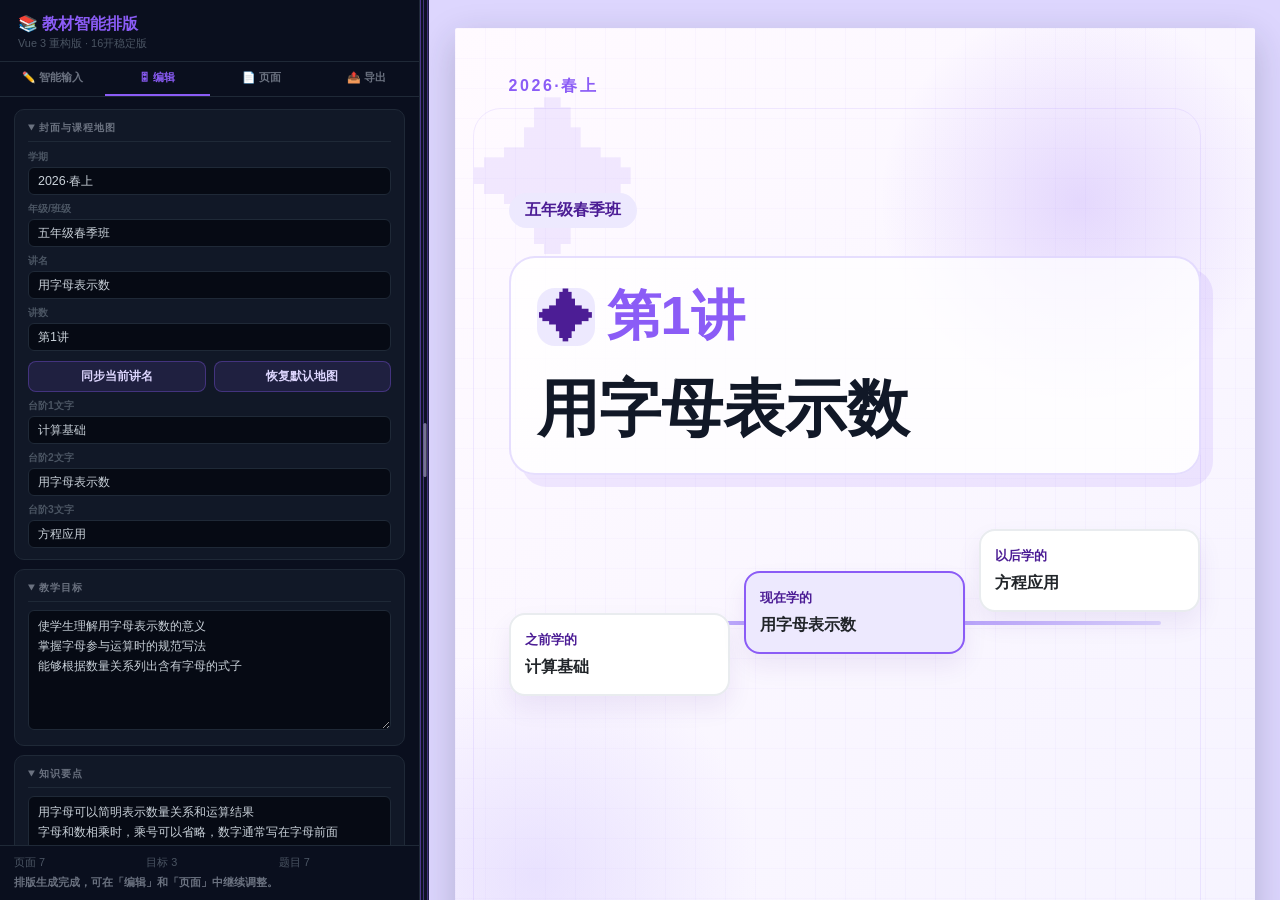
<file: index.html>
﻿<!doctype html>
<html lang="zh-CN">
  <head>
    <meta charset="UTF-8" />
    <meta name="viewport" content="width=device-width, initial-scale=1.0" />
    <title>Paiban Studio</title>
    <link rel="stylesheet" href="./assets/index-CSGdqcjB.css" />
    <script defer src="./assets/index-B5rEm5fj.js"></script>
  </head>
  <body>
    <div id="app"></div>
  </body>
</html>
</file>
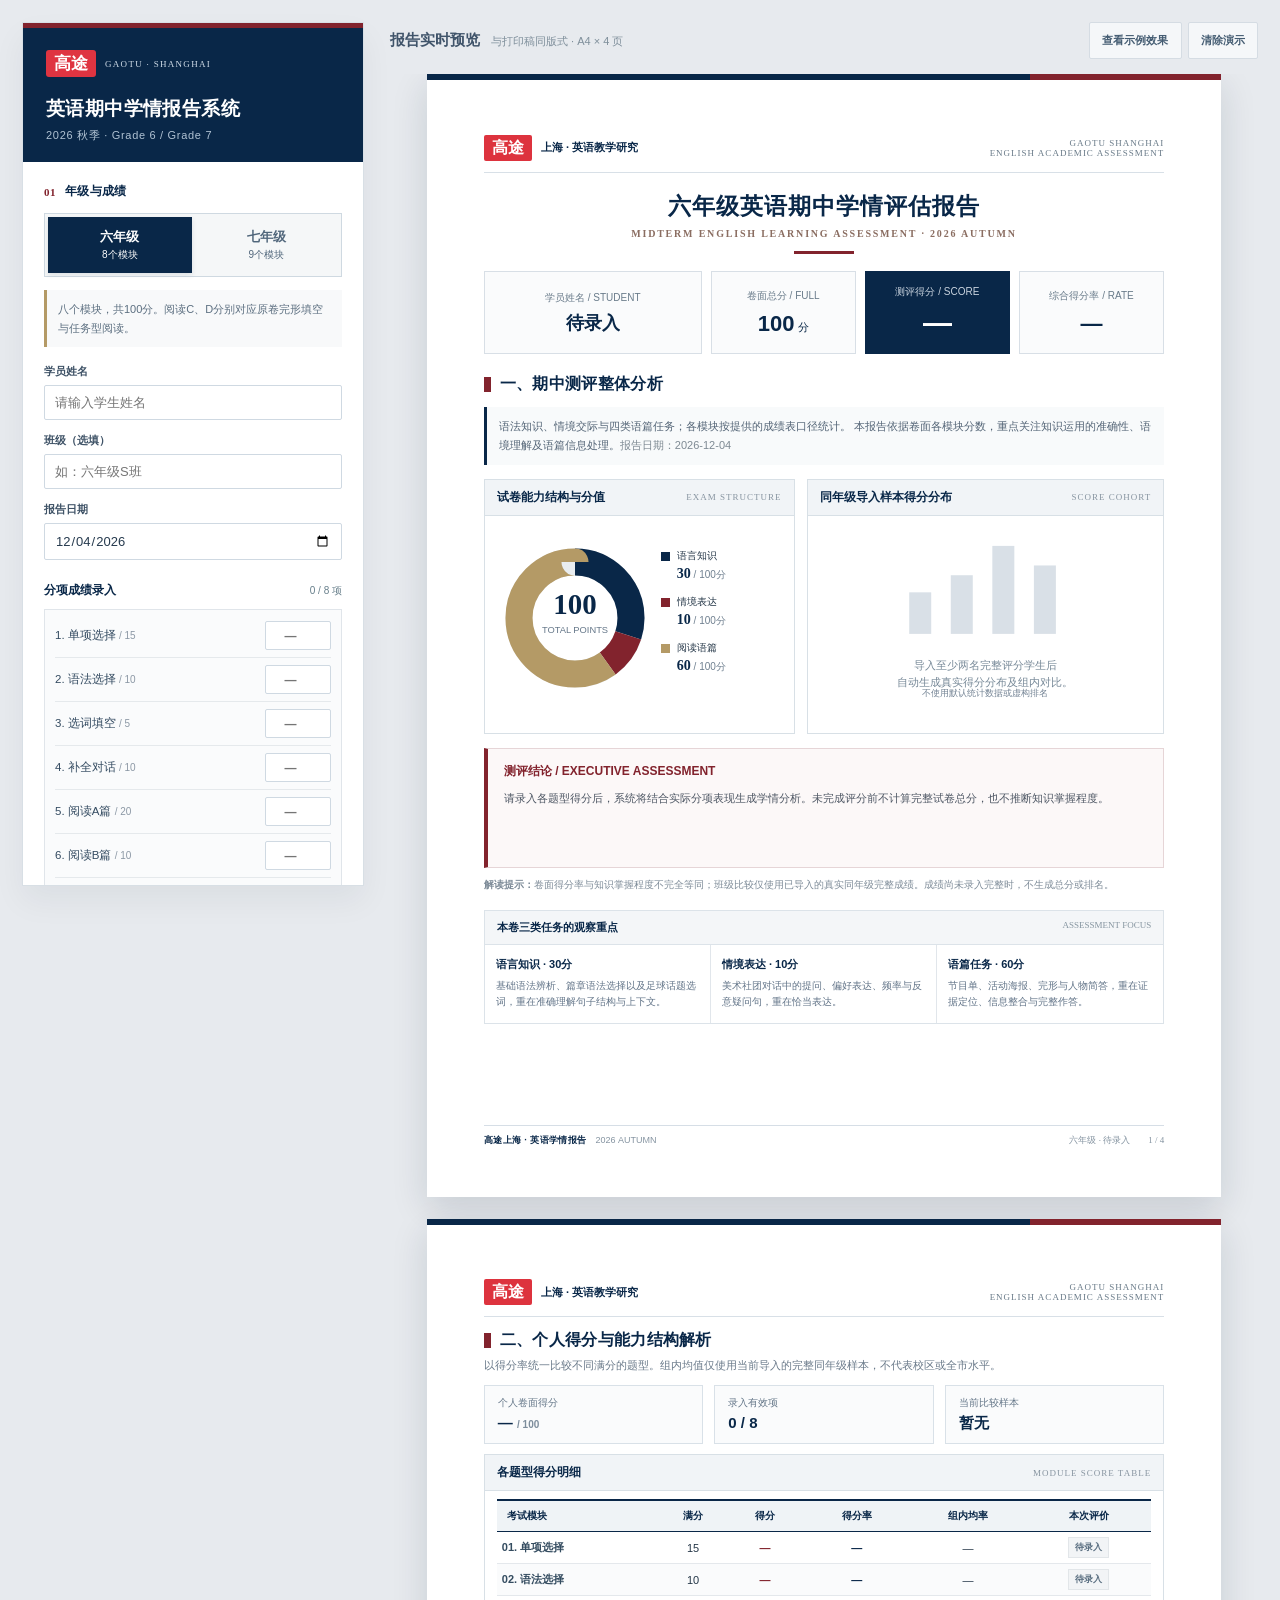
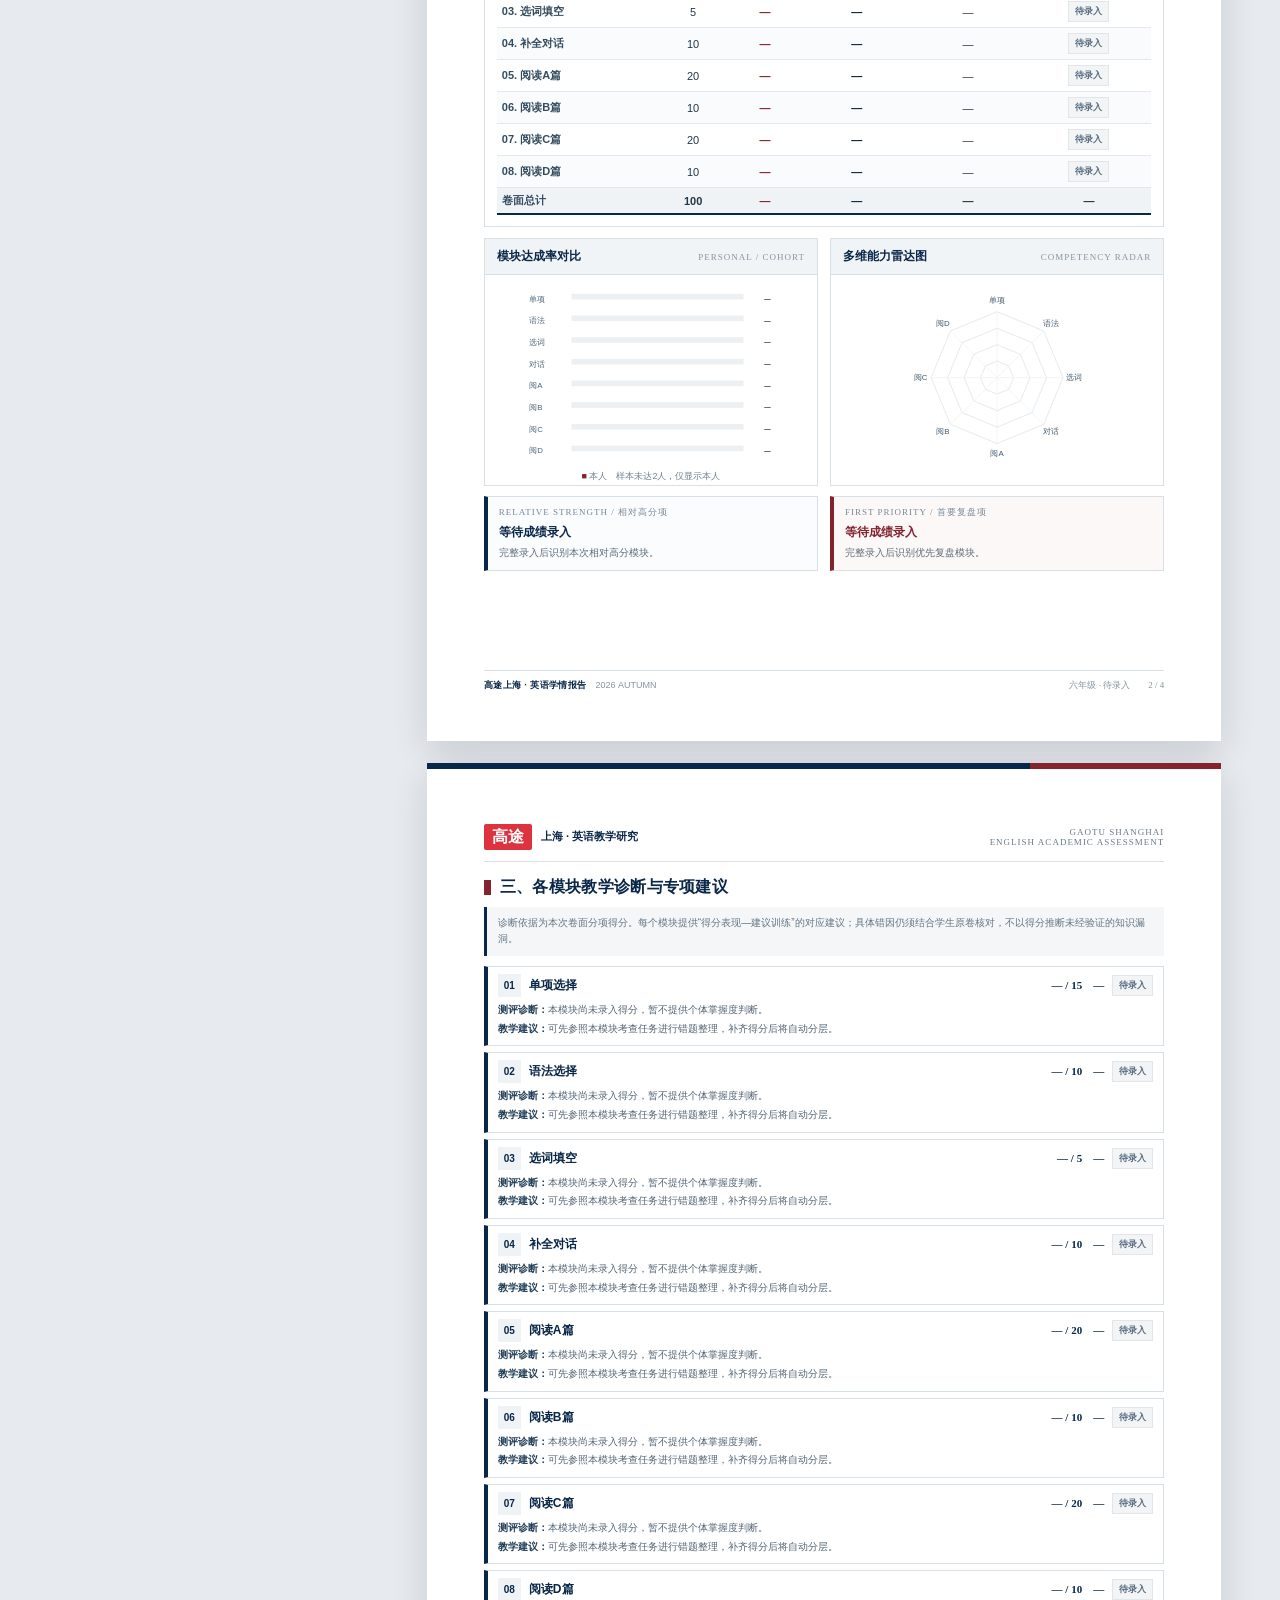
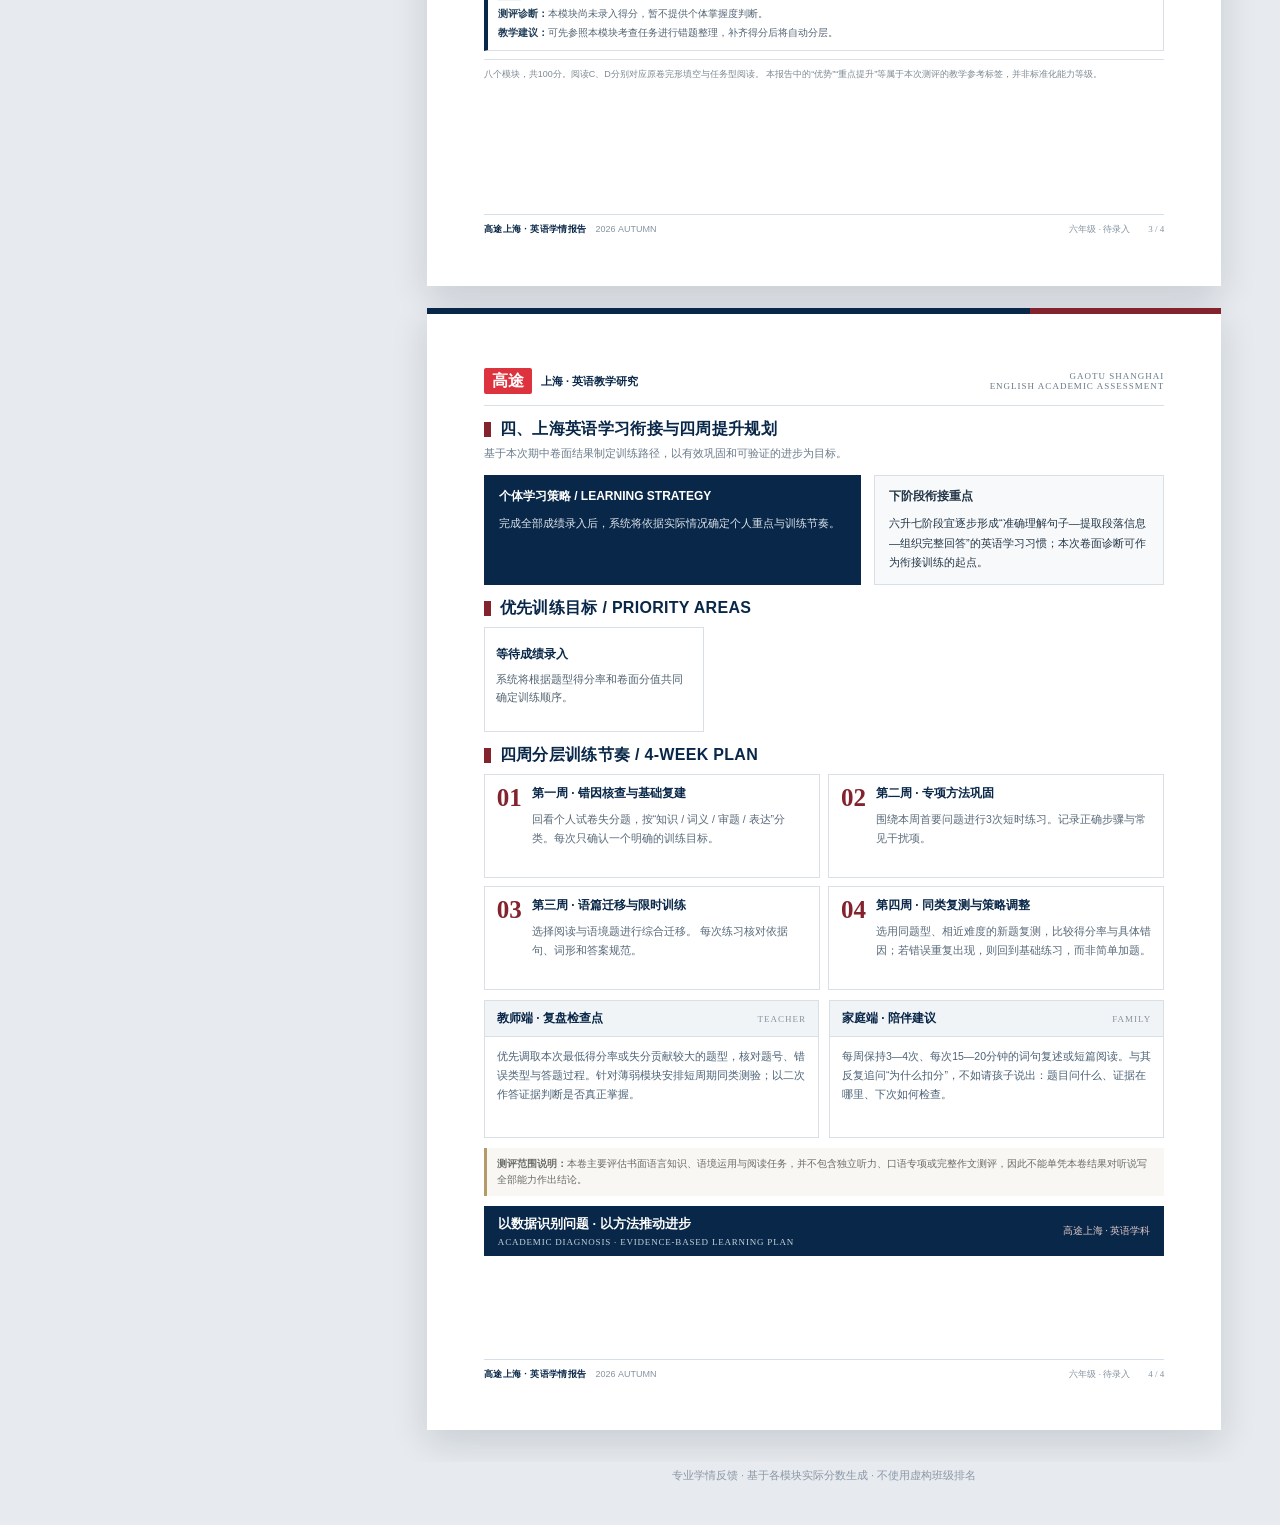
<file: reports/gao-tu-shanghai-english-midterm-2026.html>
<!doctype html>
<html lang="zh-CN">
<head>
<meta charset="utf-8">
<meta name="viewport" content="width=device-width,initial-scale=1">
<title>2026秋季六七年级英语期中学情评估报告｜高途上海</title>
<style>:root{--navy:#092748;--navy2:#183857;--burgundy:#82232d;--gold:#b49a66;--ink:#243647;--muted:#718092;--line:#d9e1e9;--paper:#fff;--canvas:#e7eaee;--pale:#f4f6f8;--paler:#fafbfd;--good:#246b57;--amber:#8b642b;--bad:#9a3342}*{box-sizing:border-box;-webkit-print-color-adjust:exact;print-color-adjust:exact}html{scroll-behavior:smooth}body{margin:0;background:var(--canvas);color:var(--ink);font-family:Arial,"PingFang SC","Microsoft YaHei","Noto Sans CJK SC",sans-serif;font-size:13px}button,input,textarea,select{font:inherit}button{cursor:pointer}button:disabled{cursor:not-allowed;opacity:.5}.app-shell{display:flex;align-items:flex-start;gap:26px;padding:22px;max-width:1450px;margin:auto}.sidebar{position:sticky;top:18px;flex:0 0 342px;max-height:calc(100vh - 36px);overflow-y:auto;background:#fff;border:1px solid #d8dfe5;box-shadow:0 15px 30px #0b23300e;scrollbar-width:thin}.side-head{background:var(--navy);color:#fff;padding:22px 23px 19px;border-top:5px solid var(--burgundy)}.brand-line{display:flex;align-items:center;gap:9px}.brand-mark{display:inline-block;background:#df3441;color:#fff;font-weight:800;font-size:17px;padding:5px 8px;border-radius:3px;line-height:1}.brand-sub{font-family:Georgia,serif;color:#d0dce8;font-size:9px;letter-spacing:1.3px}.side-title{font-size:19px;font-weight:800;margin-top:19px;letter-spacing:.4px}.side-desc{font-size:11px;color:#b0c2d3;margin-top:6px;letter-spacing:.7px}.side-content{padding:21px}.section-label{display:flex;gap:9px;align-items:center;color:var(--navy);font-weight:800;font-size:12px;margin:0 0 13px;letter-spacing:.4px}.section-label span{color:var(--burgundy);font-family:Georgia,serif;font-size:11px}.divider-top{margin-top:23px;padding-top:20px;border-top:1px solid var(--line)}.grade-switch{display:flex;border:1px solid #cfd9e1;gap:3px;padding:3px;background:#f5f7f8}.grade-switch button{flex:1;border:0;background:transparent;padding:11px 5px;color:#50667b;font-weight:800;font-size:13px}.grade-switch button small{display:block;font-size:10px;font-weight:500;margin-top:2px}.grade-switch button.active{background:var(--navy);color:#fff;box-shadow:0 2px 5px #0b283a1c}.side-note{border-left:3px solid var(--gold);background:#f8f9fa;padding:10px 11px;margin:13px 0 17px;font-size:11px;line-height:1.7;color:#5c6f80}.field{margin:13px 0}.field label{display:block;font-size:11px;font-weight:700;color:#3e5266;margin-bottom:6px}.field input,.field select,.field textarea,textarea{background:#fff;border:1px solid #cfd9e2;border-radius:2px;padding:9px 10px;width:100%;outline:none;color:#263a4e}.field input:focus,.field select:focus,textarea:focus,.score-row input:focus{border-color:#678baa;box-shadow:0 0 0 2px #dbe7f0}.score-head{display:flex;justify-content:space-between;align-items:center;margin:22px 0 10px;color:var(--navy);font-size:12px}.score-head span{font-size:10px;color:#667e8a}.score-form{border:1px solid #e0e5ea;padding:4px 10px;background:#fafbfc}.score-row{display:flex;align-items:center;justify-content:space-between;gap:10px;padding:7px 0;border-bottom:1px solid #e5e9ec}.score-row:last-child{border-bottom:0}.score-row label{flex:1;font-size:11.5px;color:#344b61}.score-row small{font-size:10px;color:#8c98a5}.score-row input{width:66px;height:29px;padding:4px;border:1px solid #cfd9e2;text-align:center;border-radius:2px;font-weight:700;font-size:12px;color:var(--navy);outline:0}.score-row.invalid input{border-color:#be5764;background:#fff6f6}.form-buttons{display:flex;gap:7px;margin-top:11px}.form-buttons .btn:first-child{flex:1}.btn{padding:10px 12px;border:1px solid #d5dce3;background:#f7f8f9;color:var(--navy);font-weight:700;font-size:11px;letter-spacing:.1px;text-align:center;border-radius:2px;transition:filter .15s}.btn:hover{filter:brightness(.95)}.btn.primary{background:var(--navy);color:#fff;border-color:var(--navy)}.btn.burgundy{background:var(--burgundy);color:#fff;border-color:var(--burgundy)}.btn.light{background:#f5f7f9;color:#445c72}.btn.outline{background:#fff;border:1px solid #8ba0b1;color:var(--navy)}.btn.wide{width:100%;margin-bottom:7px;padding:12px}.form-message{color:#326955;font-size:11px;line-height:1.5;min-height:14px;margin:8px 0 0}.form-message.error{color:#9b3844}.hint{font-size:10.5px;color:#718191;line-height:1.7;margin:7px 0 11px}.hint.notice{margin-top:5px;color:#2c745b;font-weight:700}.hint.notice.error{color:var(--bad)}textarea#pasteBox{resize:vertical;min-height:90px;max-height:260px;font-size:11px;line-height:1.55;padding:10px}.button-grid{display:grid;grid-template-columns:1fr 1fr;gap:8px}.file-btn{display:flex;align-items:center;justify-content:center}.file-btn input{display:none}.text-action{display:block;border:0;background:transparent;color:var(--burgundy);padding:12px 0 0;text-align:left;text-decoration:underline;font-size:11px;font-weight:700}.class-stats{background:#f4f6f8;padding:10px 11px;font-size:11px;color:#566b7a;line-height:1.6;border:1px solid #e0e5e9;margin-bottom:12px}.danger-text{color:#a24752!important}.privacy-tip{background:#faf8f3;border-left:3px solid var(--gold);font-size:10px;line-height:1.6;color:#746e62;margin:13px 0 0;padding:9px}.workspace{flex:1;min-width:0}.preview-top{display:flex;align-items:center;justify-content:space-between;gap:15px;margin-bottom:15px;color:#40546a}.preview-top b{font-size:15px}.preview-top span{font-size:11px;color:#7f8f9b;margin-left:11px}.preview-actions{display:flex;gap:6px}.preview-stage{display:flex;justify-content:center;overflow-x:auto;padding-bottom:10px}.preview-bottom{color:#8b98a7;font-size:11px;text-align:center;padding:6px 0 20px}.bulk-print{display:none}.a4-page{width:210mm;height:297mm;background:var(--paper);padding:14mm 15mm 14mm;position:relative;overflow:hidden;box-shadow:0 12px 34px #0e223724;margin:0 auto 22px;break-inside:avoid}.top-ribbon{position:absolute;top:0;left:0;right:0;height:6px;background:linear-gradient(90deg,var(--navy) 0%,var(--navy) 76%,var(--burgundy) 76%,var(--burgundy) 100%)}.report-header{display:flex;justify-content:space-between;align-items:center;padding:8px 0 11px;border-bottom:1px solid #d8e0e7}.report-logo{display:flex;align-items:center;gap:9px}.report-logo-mark{background:#dd333e;color:#fff;font-size:16px;font-weight:900;line-height:1;padding:5px 8px;border-radius:2px}.report-logo-txt{font-weight:700;font-size:11px;color:var(--navy)}.report-en{font-size:9px;font-family:Georgia,serif;letter-spacing:1px;color:#697a88;text-align:right}.header-chip{background:#f5f6f7;border:1px solid #e2e7eb;padding:6px 10px;color:var(--navy);font-weight:800;font-size:11px}.report-title{text-align:center;padding:18px 0 17px}.report-title h1{font-size:23px;color:var(--navy);font-weight:850;letter-spacing:1px;margin:0 0 6px}.report-title p{font-family:Georgia,"Times New Roman",serif;letter-spacing:1.8px;color:#8a6d61;font-size:10px;font-weight:700;margin:0}.tiny-line{width:60px;height:3px;background:var(--burgundy);margin:12px auto 0}.page-heading{display:flex;align-items:center;gap:9px;margin:20px 0 12px;color:var(--navy);font-size:16px;font-weight:850;letter-spacing:.3px}.page-heading:before{content:"";width:7px;height:15px;background:var(--burgundy)}.block{border:1px solid #d8e0e6;background:#fff}.block-header{display:flex;align-items:center;justify-content:space-between;gap:12px;background:#f1f4f7;border-bottom:1px solid #d8e0e6;padding:9px 12px}.block-header b{font-size:12px;color:var(--navy)}.block-header small{font-size:9px;color:#8794a0;font-family:Georgia,serif;text-transform:uppercase;letter-spacing:1px}.block-body{padding:13px}.kpi-grid{display:grid;grid-template-columns:1.35fr .9fr .9fr .9fr;gap:9px;margin-bottom:16px}.kpi{border:1px solid #d8dfe6;background:#fafbfc;padding:13px 10px;min-height:80px;display:flex;flex-direction:column;justify-content:center;align-items:center;text-align:center}.kpi small{font-size:10px;color:#697b8a;margin-bottom:8px}.kpi strong{color:var(--navy);font-size:22px;line-height:1.15}.kpi strong.text-name{font-size:18px;max-width:160px;white-space:nowrap;overflow:hidden;text-overflow:ellipsis}.kpi strong span{font-size:11px;margin-left:3px;font-weight:500}.kpi.feature{background:var(--navy);border-color:var(--navy)}.kpi.feature small{color:#cad4df}.kpi.feature strong{color:#fff;font-size:29px}.score-intro{line-height:1.7;font-size:11px;color:#536476;background:#f8fafb;border-left:3px solid var(--navy);padding:10px 12px;margin-bottom:14px}.pg1-charts{display:grid;grid-template-columns:.93fr 1.07fr;gap:12px;margin-bottom:14px}.pg1-charts .block{height:255px}.donut-layout{display:flex;align-items:center;gap:2px;height:205px;padding:12px 6px}.donut-svg{height:168px;width:168px;flex:0 0 168px}.legend{min-width:0;flex:1}.legend-item{display:flex;align-items:flex-start;gap:7px;margin-bottom:13px;font-size:10px}.legend-item i{display:inline-block;width:9px;height:9px;flex:0 0 9px;margin-top:3px}.legend-item .legend-value{display:block;font-family:Georgia,serif;font-weight:800;font-size:14px;color:var(--navy);margin-top:3px}.cohort-card{padding:13px 11px 10px;height:210px}.cohort-plot{height:154px;display:flex;align-items:center;justify-content:center}.cohort-plot svg{width:100%;height:100%}.cohort-tip{font-size:9px;color:#718192;line-height:1.45;margin-top:4px;text-align:center}.pg1-summary{border:1px solid #e6d5d7;background:#fcf8f8;border-left:4px solid var(--burgundy);padding:14px 16px;min-height:120px}.pg1-summary .summary-title{font-weight:800;color:var(--burgundy);font-size:12px;margin-bottom:8px}.pg1-summary p{font-size:11px;line-height:1.88;color:#4e5764;margin:0}.note-under{font-size:10px;color:#7d8b98;line-height:1.6;margin-top:9px}.page-footer{position:absolute;bottom:13mm;left:15mm;right:15mm;display:flex;justify-content:space-between;align-items:center;padding-top:8px;border-top:1px solid #d6dee6;color:#8493a0;font-size:9px}.page-footer b{color:var(--navy);letter-spacing:.4px}.page-footer span:last-child{font-family:Georgia,serif}.page-subtitle{font-size:11px;color:#6a7a8a;line-height:1.7;margin-top:-4px;margin-bottom:15px}.stat-ribbon{display:flex;justify-content:space-between;gap:11px;margin-bottom:13px}.stat-ribbon>div{flex:1;border:1px solid #d9e1e8;padding:10px 13px;background:#fafbfc;font-size:10px;color:#657789}.stat-ribbon strong{display:block;color:var(--navy);font-size:15px;margin-top:4px}.compact-table{width:100%;border-collapse:collapse;font-size:11px;border-top:2px solid var(--navy);border-bottom:2px solid var(--navy);table-layout:fixed}.compact-table th{background:#eff3f6;color:var(--navy);font-weight:800;padding:10px 6px;border-bottom:1px solid var(--navy);font-size:10px}.compact-table td{padding:8px 6px;text-align:center;border-bottom:1px solid #e4e8ec;white-space:nowrap;overflow:hidden;text-overflow:ellipsis}.compact-table tr:last-child td{border:0}.compact-table td:first-child{text-align:left;font-weight:700;padding-left:10px;color:#344c60}.compact-table tr:nth-child(even){background:#fafbfc}.compact-table .score-em{color:var(--burgundy);font-weight:800}.compact-table .rate-em{font-weight:800;color:var(--navy)}.pill{font-size:9px;display:inline-block;padding:3px 6px;border:1px solid transparent;font-weight:700}.pill.good{color:#235d4e;background:#edf7f3;border-color:#cce6dc}.pill.mid{color:#79602d;background:#fcf8e9;border-color:#f1e3b4}.pill.bad{color:#9a3342;background:#fdf0f1;border-color:#f2d9dc}.pill.neutral{color:#596e80;background:#f2f4f6;border-color:#e2e6e9}.p2-grid{display:grid;grid-template-columns:1fr 1fr;gap:12px;margin-top:14px}.p2-grid .block{height:323px}.p2-mini{padding:12px 12px 9px}.p2-mini svg{width:100%;height:263px}.p2-callouts{display:grid;grid-template-columns:1fr 1fr;gap:12px;margin-top:14px}.focus-card{border:1px solid #d8e0e6;padding:12px 13px;min-height:81px;background:#fbfcfd;border-left:4px solid var(--navy)}.focus-card.weak{border-left-color:var(--burgundy);background:#fcf8f8}.focus-card .focus-label{font-size:9px;letter-spacing:1px;font-family:Georgia,serif;color:#778998}.focus-card b{display:block;margin:5px 0 4px;color:var(--navy);font-size:12px}.focus-card.weak b{color:var(--burgundy)}.focus-card p{font-size:10px;line-height:1.6;margin:0;color:#5d6c79}.modules-intro{padding:9px 12px;background:#f4f6f8;border-left:3px solid var(--navy);font-size:10px;color:#647585;line-height:1.65;margin-bottom:13px}.module-list{display:flex;flex-direction:column;gap:8px}.module-card{border:1px solid #d7e0e8;border-left:4px solid var(--navy);background:#fff;padding:9px 11px 8px;min-height:82px;break-inside:avoid}.module-card.weak{border-left-color:var(--burgundy);background:#fffafa}.module-card .mod-head{display:flex;align-items:center;gap:8px;margin-bottom:5px;min-width:0}.module-number{width:23px;height:23px;background:#f0f3f6;color:var(--navy);font-size:10px;font-weight:850;display:flex;align-items:center;justify-content:center}.module-card h3{font-size:12px;margin:0;color:var(--navy);white-space:nowrap;flex:1}.module-score{color:var(--navy);font-family:Georgia,serif;font-size:11px;font-weight:700;white-space:nowrap}.module-body{font-size:10.3px;color:#536474;line-height:1.62}.module-body p{margin:2px 0}.module-body b{color:#213e58}.mini-note{border-top:1px solid #d8e1e9;padding-top:9px;font-size:9px;line-height:1.6;color:#7d8891;margin-top:11px}.p4-hero{display:grid;grid-template-columns:1.3fr 1fr;gap:13px;margin-bottom:15px}.p4-hero-card{border:1px solid #d8e0e6;background:#f7f9fa;padding:15px 16px;min-height:122px}.p4-hero-card.accent{background:var(--navy);color:#fff;border-color:var(--navy)}.p4-hero-card h3{font-size:12px;margin:0 0 9px}.p4-hero-card p{font-size:11px;line-height:1.76;margin:0}.p4-hero-card.accent p{color:#dce4ed}.focus3{display:grid;grid-template-columns:repeat(3,1fr);gap:10px;margin:8px 0 18px}.focus3-card{padding:13px 12px;border:1px solid #d8e0e6;min-height:121px}.focus3-card:nth-child(2){background:#fbf8f8}.focus3-card small{font-family:Georgia,serif;color:var(--burgundy);font-size:9px;letter-spacing:.6px}.focus3-card h4{color:var(--navy);margin:8px 0;font-size:12px}.focus3-card p{margin:0;font-size:10.5px;line-height:1.7;color:#536472}.plan-steps{display:grid;grid-template-columns:repeat(2,1fr);gap:10px;margin-top:9px}.plan-step{border:1px solid #d8e0e6;padding:12px 14px;min-height:126px;display:flex;gap:12px;background:#fff}.plan-step b.num{font:700 25px Georgia,serif;color:var(--burgundy);line-height:1}.plan-step h4{margin:0 0 8px;font-size:12px;color:var(--navy)}.plan-step p{margin:0;font-size:10.5px;line-height:1.75;color:#586979}.home-school{display:grid;grid-template-columns:1fr 1fr;gap:12px;margin-top:14px}.home-school .block-body{font-size:10.5px;color:#4b6276;line-height:1.8;min-height:128px;padding:12px 14px}.home-school p{margin:0}.foot-caution{padding:10px 12px;background:#f8f7f3;border-left:3px solid var(--gold);font-size:9.5px;line-height:1.65;margin-top:14px;color:#6a6b68}.approval{display:flex;justify-content:space-between;align-items:center;margin-top:16px;padding:13px 16px;background:var(--navy);color:#fff}.approval b{font-size:13px}.approval small{display:block;color:#c5d2dc;font-family:Georgia,serif;letter-spacing:.8px;font-size:9px;margin-top:4px}.approval-right{font-family:Georgia,serif;font-size:10px;color:#e1c9c9}.report-unready{color:var(--burgundy);font-weight:800}.no-data{text-align:center;font-size:11px;line-height:1.6;color:#778998;padding:12px}.tag-mini{font-size:10px;padding:3px 7px;color:var(--navy);background:#eff2f5;border:1px solid #dee4ea;white-space:nowrap}.demo-warning{font-size:10px;color:#9d2630;background:#fff1f1;border:1px solid #f2c6ca;padding:4px 7px;font-weight:800;margin-left:8px}.status-blank{color:#9a6670}.readiness{background:#fff8f7;border-left:3px solid var(--burgundy);padding:10px 12px;color:#794a51;font-size:11px;line-height:1.7;margin-bottom:13px}.js-flex-spacer{flex:1}.svg-label{font-family:Arial,"PingFang SC","Microsoft YaHei",sans-serif}.muted-inline{color:#7e8a93}.p3-footer-spacer{height:3px}
@media(max-width:1240px){.app-shell{gap:18px;padding:15px}.sidebar{flex-basis:315px}.sidebar .side-content{padding:17px}}@media(max-width:900px){.app-shell{display:block}.sidebar{position:relative;top:auto;max-height:none;width:100%;margin:0 auto 24px}.workspace{overflow:hidden}.preview-stage{justify-content:flex-start}}@media print{@page{size:A4 portrait;margin:0}html,body{margin:0!important;background:#fff!important}.app-shell{display:block!important;margin:0!important;padding:0!important;max-width:none!important}.sidebar,.no-print,.preview-top,.preview-bottom{display:none!important}.workspace,.preview-stage,#reportRoot{display:block!important;margin:0!important;padding:0!important;overflow:visible!important;max-width:none!important}.a4-page{width:210mm!important;height:297mm!important;margin:0!important;border:none!important;box-shadow:none!important;break-after:page!important;page-break-after:always!important;break-inside:avoid!important}.a4-page:last-child{page-break-after:auto!important;break-after:auto!important}body.print-bulk .workspace{display:none!important}body.print-bulk .bulk-print{display:block!important}body.print-bulk .bulk-print .a4-page{break-after:page!important;page-break-after:always!important}body.print-bulk .bulk-print .a4-page:last-child{break-after:auto!important;page-break-after:auto!important}}
/* Print density refinements after four-page proofing. */
.page2 .page-heading{margin:13px 0 9px}
.page2 .page-subtitle{margin-bottom:10px}
.page2 .stat-ribbon{margin-bottom:10px}
.page2 .compact-table td{padding:5px 5px}
.page2 .compact-table th{padding:8px 5px}
.page2 .p2-grid{margin-top:11px}
.page2 .p2-grid .block{height:248px}
.page2 .p2-mini{padding:8px 10px 5px}
.page2 .p2-mini svg{height:190px}
.page2 .p2-callouts{margin-top:10px}
.page2 .focus-card{padding:9px 11px;min-height:74px}
.page3 .page-heading{margin:15px 0 9px}
.page3 .modules-intro{padding:8px 11px;margin-bottom:10px}
.page3 .module-list{gap:6px}
.page3 .module-card{min-height:77px;padding:7px 10px 6px}
.page3 .mini-note{margin-top:8px;padding-top:7px}
.page4 .page-heading{margin:13px 0 8px}
.page4 .page-subtitle{margin-bottom:12px}
.page4 .p4-hero{margin-bottom:10px}
.page4 .p4-hero-card{min-height:105px;padding:12px 14px}
.page4 .focus3{margin:6px 0 11px}
.page4 .focus3-card{min-height:105px;padding:10px 11px}
.page4 .plan-steps{gap:8px;margin-top:7px}
.page4 .plan-step{min-height:104px;padding:10px 12px;gap:10px}
.page4 .home-school{margin-top:10px;gap:10px}
.page4 .home-school .block-body{min-height:100px;padding:10px 12px}
.page4 .foot-caution{margin-top:10px;padding:8px 10px}
.page4 .approval{margin-top:10px;padding:9px 14px}
.scope-summary{border:1px solid #dce3e9;margin-top:17px;background:#fff}
.scope-summary-title{font-size:11px;font-weight:800;color:var(--navy);padding:9px 12px;border-bottom:1px solid #dce3e9;background:#f4f6f8}
.scope-columns{display:grid;grid-template-columns:repeat(3,1fr)}
.scope-columns>div{padding:12px 11px;border-right:1px solid #e1e6eb}
.scope-columns>div:last-child{border-right:0}
.scope-columns b{display:block;color:var(--navy);font-size:11px;margin-bottom:6px}
.scope-columns p{margin:0;color:#627488;font-size:10px;line-height:1.65}

/* PDF 文件逐页截图，不能再让 html2pdf 对完整四页容器自动分页。 */
body.exporting-pdf .app-shell{display:none!important}
body.exporting-pdf .download-stage{width:210mm!important;margin:0!important;display:block!important;background:#fff}
body.exporting-pdf .download-stage .a4-page,body.exporting-pdf .html2pdf__container .a4-page{display:block!important;width:210mm!important;height:297mm!important;min-height:0!important;margin:0!important;box-shadow:none!important;break-before:auto!important;break-after:auto!important;break-inside:auto!important;page-break-before:auto!important;page-break-after:auto!important;page-break-inside:auto!important}
/* 防止个别打印引擎的 A4 毫米转像素舍入导致多出空白页。 */
@media print{
 .a4-page{height:296.8mm!important;min-height:0!important;break-inside:auto!important;page-break-inside:auto!important}
 .a4-page:last-child{break-after:auto!important;page-break-after:auto!important}
 body.print-bulk .bulk-print .a4-page:not(:last-child){break-after:page!important;page-break-after:always!important}
}
</style>
</head>
<body>
<div class="app-shell">
  <aside class="sidebar no-print">
    <header class="side-head">
      <div class="brand-line"><span class="brand-mark">高途</span><span class="brand-sub">GAOTU · SHANGHAI</span></div>
      <div class="side-title">英语期中学情报告系统</div>
      <div class="side-desc">2026 秋季 · Grade 6 / Grade 7</div>
    </header>
    <div class="side-content">
      <div class="section-label"><span>01</span> 年级与成绩</div>
      <div class="grade-switch" role="group" aria-label="年级选择">
        <button id="choose6" type="button" class="active" data-grade="6">六年级 <small>8个模块</small></button>
        <button id="choose7" type="button" data-grade="7">七年级 <small>9个模块</small></button>
      </div>
      <div class="side-note" id="gradingNote">当前为六年级英语期中报告，总分 100 分。</div>
      <div class="field"><label for="studentName">学员姓名</label><input id="studentName" autocomplete="off" placeholder="请输入学生姓名" maxlength="30"></div>
      <div class="field"><label for="className">班级（选填）</label><input id="className" autocomplete="off" placeholder="如：六年级S班" maxlength="35"></div>
      <div class="field"><label for="reportDate">报告日期</label><input id="reportDate" type="date"></div>
      <div class="score-head"><b>分项成绩录入</b><span id="scoreInputCount">0 / 8 项</span></div>
      <div class="score-form" id="scoreForm"></div>
      <div class="form-buttons"><button id="saveStudent" class="btn primary" type="button">保存 / 更新学生</button><button id="newStudent" class="btn light" type="button">新建</button></div>
      <div id="formMessage" class="form-message" role="status" aria-live="polite"></div>

      <div class="section-label divider-top"><span>02</span> Excel 批量导入</div>
      <p class="hint">从 Excel 选中姓名与各模块成绩，复制后直接粘贴；也可上传 <b>.xlsx / .csv</b> 文件。成绩按表头匹配，满分自动校验。</p>
      <textarea id="pasteBox" rows="4" spellcheck="false" placeholder="姓名\t单项选择\t语法选择\t选词填空...\n张同学\t12\t8\t4..."></textarea>
      <div class="button-grid"><button id="pasteImport" class="btn outline" type="button">导入粘贴成绩</button><label class="btn outline file-btn" for="fileUpload">选择 Excel 文件<input id="fileUpload" type="file" accept=".xlsx,.csv,.tsv,.txt,.xls"></label></div>
      <button id="downloadTemplate" class="text-action" type="button">↓ 下载当前年级标准成绩模板（CSV）</button>
      <p id="importMessage" class="hint notice" aria-live="polite"></p>

      <div class="section-label divider-top"><span>03</span> 学生管理</div>
      <div class="class-stats" id="dataStats">当前年级尚无已保存学生。</div>
      <div class="field"><label for="studentSelect">选择学生</label><select id="studentSelect"><option value="">未选择</option></select></div>
      <div class="button-grid"><button id="deleteStudent" class="btn light" type="button">删除当前学生</button><button id="clearStudents" class="btn light danger-text" type="button">清空本年级数据</button></div>
      <p class="privacy-tip">所有学生数据仅保存在此浏览器本地，不会通过本工具上传。公共电脑使用后请清空。</p>
      <div class="section-label divider-top"><span>04</span> 报告导出</div>
      <button id="printOne" class="btn primary wide" type="button">打印 / 保存当前学生 PDF</button>
      <button id="printAll" class="btn burgundy wide" type="button">批量打印全部学生报告</button>
      <button id="exportSeparate" class="btn outline wide" type="button">逐人导出独立 PDF（需网络）</button>
      <p class="hint">A4 纵向，每位学生固定四页。批量打印可一次保存为合并 PDF；独立 PDF 按页生成、合并为四页，避免自动分页出现空白页（首次使用需要联网加载组件）。</p>
      <p class="hint" id="exportStatus" role="status"></p>
    </div>
  </aside>
  <main class="workspace">
    <div class="preview-top no-print"><div><b>报告实时预览</b><span>与打印稿同版式 · A4 × 4 页</span></div><div class="preview-actions"><button id="demoScores" class="btn light" type="button">查看示例效果</button><button id="resetDemo" class="btn light" type="button">清除演示</button></div></div>
    <div id="previewStage" class="preview-stage">
      <div id="reportRoot"></div>
    </div>
    <div class="preview-bottom no-print">专业学情反馈 · 基于各模块实际分数生成 · 不使用虚构班级排名</div>
  </main>
</div>
<div id="bulkPrint" class="bulk-print"></div>
<script>'use strict';
const EXAM = {
  6: {
    title:'六年级', titleLong:'六年级英语期中学情评估报告',
    details:'语法知识、情境交际与四类语篇任务；各模块按提供的成绩表口径统计。',
    note:'八个模块，共100分。阅读C、D分别对应原卷完形填空与任务型阅读。',
    parts:[
      {name:'单项选择', max:15, area:'语言知识', focus:'冠词、一般现在时与现在进行时、主谓一致、词性与介词等基础语法', base:'将一般现在时与进行时的时间标志词圈出，按“语境—结构—答案”完成10道对比题', advanced:'整理常见搭配与语境辨析，再练混合时态和含干扰项的单选题'},
      {name:'语法选择', max:10, area:'语言知识', focus:'Culture Festival语篇中的语法结构、固定搭配与上下文衔接', base:'分句标出主语和谓语，辨别单复数、介词及动词形式，每题写出一个选择依据', advanced:'完成语法篇章限时训练，并解释两个容易混淆的选项'},
      {name:'选词填空', max:5, area:'语言知识', focus:'足球主题语篇的词义辨析、搭配识别与上下文逻辑', base:'先判断空格词性，再结合前后句找语义线索，最后检查搭配与剩余选项', advanced:'对同义词与熟词生义开展短篇选词训练，提高语境判断效率'},
      {name:'补全对话', max:10, area:'语境表达', focus:'美术社团情境中的特殊疑问句、偏好表达与反意疑问句', base:'把答句关键词倒推为正确问句，分专题练习询问活动、偏好、频率及反问结构', advanced:'通过两人对话改写训练，让提问自然且符合上下文语气'},
      {name:'阅读A篇', max:20, area:'阅读语篇', focus:'Arts Evening活动流程、表格补全和正误判断', base:'在原文标出时间、活动和人物，逐一核对表格与判断题的证据句', advanced:'训练时间线重组和信息表格转换，避免凭印象作答'},
      {name:'阅读B篇', max:10, area:'阅读语篇', focus:'多则活动海报的信息检索、条件筛选与情境匹配', base:'先划出人物年龄、日期、地点、兴趣等限制条件，再回到海报逐项匹配', advanced:'限时完成多文本材料题，对每个选项注明排除理由'},
      {name:'阅读C篇', max:20, area:'阅读语篇', focus:'沙漠生活完形篇章中的语义衔接、代词指代与固定搭配', base:'先通读明确主题，再按句意、词性和上下文逻辑填空，逐空复核', advanced:'围绕指代关系和近义词辨析训练语篇逻辑，不把完形填空做成孤立词汇题'},
      {name:'阅读D篇', max:10, area:'阅读语篇', focus:'Nick人物故事的细节定位、简答和理由归纳', base:'用题目关键词定位原句，作答时写出完整主谓结构并核对题目要求', advanced:'练习从多段文本提炼两条独立理由，用简短准确的英语组织答案'}
    ]
  },
  7: {
    title:'七年级', titleLong:'七年级英语期中学情评估报告',
    details:'语言运用、情境提问与五类语篇任务，突出篇章理解及信息整合。',
    note:'九个模块，共100分。成绩表的阅读D对应原卷完形填空，阅读E对应原卷任务型阅读；E按提供的16分录入。',
    parts:[
      {name:'语法选择', max:10, area:'语言知识', focus:'智能勺故事中的时态、词形、非谓语动词与比较结构', base:'划出时间标志、谓语和固定搭配，逐句说明空格对应的语法要求', advanced:'在相似故事中开展语法综合辨析，强化跨句时间和逻辑线索'},
      {name:'选词填空', max:5, area:'语言知识', focus:'《猪八戒吃西瓜》短文中的词义理解、搭配与语境呼应', base:'先按空格词性排除干扰，再结合上下文找关键词，整理易混词用法', advanced:'对完成后的文本复述主旨，检验词汇选择是否契合故事意义'},
      {name:'短文填空', max:5, area:'语言知识', focus:'医生节日坚守语篇中的词性转换和单词形式变化', base:'把括号内提示词归入名词、形容词、副词或动词，辨认词缀与句法位置', advanced:'训练相似语境的词形变换，并检查句子结构与单复数'},
      {name:'补全对话', max:10, area:'语境表达', focus:'职业访谈中的疑问句构造、目的提问与反意疑问句', base:'逐句读取答语中的Yes/No、目的、方式等线索，倒推恰当问句', advanced:'将访谈改写成新的职业话题，练习信息一致与语体自然'},
      {name:'阅读A篇', max:10, area:'阅读语篇', focus:'世界发明主题的兴趣匹配、主题概括与信息定位', base:'提炼人物需求中的核心词，再比对发明的用途与影响，保留证据句', advanced:'练习同义替换识别和快速扫描，减少只匹配表面词汇的失误'},
      {name:'阅读B篇', max:12, area:'阅读语篇', focus:'夏令营安排材料中的日期时间、活动顺序和信息判断', base:'制作每日活动时间轴，并按“原文—题干—选项”核对事实', advanced:'针对活动先后、真假信息及文章目的开展定时练习'},
      {name:'阅读C篇', max:12, area:'阅读语篇', focus:'外卖员人物文章中的细节定位、词义猜测和主旨判断', base:'区分可直接定位的事实题与需要概括的主旨题，每题引用一句依据', advanced:'强化段落功能归纳、词义语境推断与干扰项排除'},
      {name:'阅读D篇', max:20, area:'阅读语篇', focus:'阅读改变Jack的完形篇章中的语法、叙事顺序与语义连贯', base:'按故事起因—变化—结果读通全篇，再综合时态、搭配和指代选择', advanced:'进行叙事类完形专项训练，并解释连接词和人物心理变化'},
      {name:'阅读E篇', max:16, area:'阅读语篇', focus:'Learning to Speak Up任务阅读中的表格归纳和不少于30词的观点表达', base:'先定位表格各行对应的语句并控制词数，再用“观点—依据—总结”完成简答', advanced:'训练限词摘录与观点论证，重点检查句子完整性、逻辑和字数'}
    ]
  }
};
const TOTAL = 100, STORE_KEY='gaotu_english_midterm_report_v3_2026';
const COLORS=['#092748','#82232d','#b49a66'];
const $ = id=>document.getElementById(id);
const esc=s=>String(s??'').replace(/&/g,'&amp;').replace(/</g,'&lt;').replace(/>/g,'&gt;').replace(/"/g,'&quot;').replace(/'/g,'&#39;');
const fmt=n=>n===null||n===undefined||!Number.isFinite(Number(n))?'—':(Math.round(Number(n)*10)/10).toString();
const pct=n=>n===null||n===undefined?'—':(Number(n)).toFixed(1)+'%';
const sum=a=>a.reduce((x,y)=>x+y,0);
const localDate=()=>{const d=new Date();return d.getFullYear()+'-'+String(d.getMonth()+1).padStart(2,'0')+'-'+String(d.getDate()).padStart(2,'0')};
let students={6:[],7:[]},grade=6,selected=-1,draft={name:'',className:'',scores:[],date:localDate()},isDemo=false,dirty=false;
try{const loaded=JSON.parse(localStorage.getItem(STORE_KEY)||'null');if(loaded&&typeof loaded==='object'){for(const g of [6,7]){students[g]=Array.isArray(loaded[g])?loaded[g].filter(x=>x&&typeof x==='object').map(x=>({name:String(x.name||''),className:String(x.className||''),scores:Array.isArray(x.scores)?x.scores:[],date:String(x.date||localDate())})):[]}}}catch(e){students={6:[],7:[]}}
function persist(){try{localStorage.setItem(STORE_KEY,JSON.stringify(students))}catch(e){setNotice('本浏览器禁用本地存储。建议导出成绩 CSV 备份。',true)}}
function blank(){return {name:'',className:'',scores:EXAM[grade].parts.map(()=>''),date:localDate()}}
function isValidScore(s,max){return s!==''&&s!==null&&s!==undefined&&Number.isFinite(Number(s))&&Number(s)>=0&&Number(s)<=max}
function hasValidRecord(s,g){return s&&String(s.name||'').trim()&&EXAM[g].parts.every((m,i)=>isValidScore(s.scores?.[i],m.max))}
function ratesOf(s,g){const arr=EXAM[g].parts.map((m,i)=>isValidScore(s?.scores?.[i],m.max)?Number(s.scores[i])/m.max*100:null);const full=arr.every(x=>x!==null);return {arr,full,total:full?sum(s.scores.map(Number)):null,complete:arr.filter(x=>x!==null).length}}
function peerData(g){return students[g].filter(s=>hasValidRecord(s,g))}
function peerMetrics(g){const peers=peerData(g),n=peers.length,conf=EXAM[g].parts;return {peers,n,avgTotal:n?sum(peers.map(s=>sum(s.scores.map(Number))))/n:null,avgRates:n?conf.map((m,i)=>sum(peers.map(s=>Number(s.scores[i])))/n/m.max*100):null}}
function rankOf(s,g,group){if(group.n<2||!hasValidRecord(s,g))return null;let saved=selected>=0&&students[g][selected];if(!saved||String(saved.name)!==String(s.name)||saved.scores.some((v,i)=>Number(v)!==Number(s.scores[i])))return null;const total=sum(s.scores.map(Number));const higher=group.peers.filter(p=>sum(p.scores.map(Number))>total).length;return {rank:1+higher,n:group.n,above:group.peers.filter(p=>sum(p.scores.map(Number))<total).length}}
function setNotice(msg,error=false,id='formMessage'){const el=$(id);el.textContent=msg;el.classList.toggle('error',error)}
function changeGrade(g){grade=Number(g);selected=-1;draft=blank();isDemo=false;dirty=false;$('choose6').classList.toggle('active',grade===6);$('choose7').classList.toggle('active',grade===7);$('gradingNote').textContent=EXAM[grade].note;$('pasteBox').value='';setNotice('');setNotice('',false,'importMessage');createScoreInputs();fillForm();updateRoster();render()}
function createScoreInputs(){$('scoreForm').innerHTML=EXAM[grade].parts.map((m,i)=>`<div class="score-row" data-row="${i}"><label for="sc${i}">${i+1}. ${esc(m.name)} <small> / ${m.max}</small></label><input id="sc${i}" type="number" min="0" max="${m.max}" step="0.5" inputmode="decimal" placeholder="—" data-index="${i}" aria-label="${esc(m.name)}得分"></div>`).join('')}
function fillForm(){$('studentName').value=draft.name||'';$('className').value=draft.className||'';$('reportDate').value=draft.date||localDate();EXAM[grade].parts.forEach((m,i)=>{$(`sc${i}`).value=draft.scores?.[i]??''});updateScoreValidation()}
function updateScoreValidation(){let completed=0;EXAM[grade].parts.forEach((m,i)=>{const input=$(`sc${i}`),valid=isValidScore(input.value,m.max),blankInput=input.value==='';if(valid)completed++;input.closest('.score-row').classList.toggle('invalid',!blankInput&&!valid)});$('scoreInputCount').textContent=`${completed} / ${EXAM[grade].parts.length} 项`}
function syncDraft(){draft.name=$('studentName').value.trim();draft.className=$('className').value.trim();draft.date=$('reportDate').value||localDate();draft.scores=EXAM[grade].parts.map((m,i)=>$(`sc${i}`).value.trim());isDemo=false;dirty=selected>=0;updateScoreValidation();render()}
function saveStudent(){syncDraft();if(!draft.name){setNotice('请先填写学生姓名。',true);return}const issues=EXAM[grade].parts.map((m,i)=>isValidScore(draft.scores[i],m.max)?null:`${m.name}（0—${m.max}分）`).filter(Boolean);if(issues.length){setNotice('请完成并核对以下项目：'+issues.join('、'),true);return}const entry={name:draft.name,className:draft.className,date:draft.date,scores:draft.scores.map(Number)};if(selected>=0&&students[grade][selected]){students[grade][selected]=entry;setNotice('已更新 '+entry.name+' 的成绩，班级统计已重新计算。')}else{students[grade].push(entry);selected=students[grade].length-1;setNotice('已保存 '+entry.name+' 的完整成绩。')}dirty=false;persist();updateRoster();render()}
function newStudent(){selected=-1;draft=blank();isDemo=false;dirty=false;fillForm();updateRoster();render();setNotice('可开始录入新学生。');$('studentName').focus()}
function selectStudent(v){selected=Number(v);if(!students[grade][selected]){newStudent();return}draft=JSON.parse(JSON.stringify(students[grade][selected]));isDemo=false;dirty=false;fillForm();updateRoster();render();setNotice('正在查看 '+draft.name+' 的报告。')}
function deleteCurrent(){if(selected<0||!students[grade][selected]){setNotice('当前未选中已保存的学生。',true);return}if(!confirm('确定删除 '+students[grade][selected].name+' 的成绩记录吗？'))return;students[grade].splice(selected,1);persist();selected=-1;draft=blank();dirty=false;isDemo=false;fillForm();updateRoster();render();setNotice('已删除，其他成绩保留。')}
function clearGrade(){if(!students[grade].length){setNotice('当前年级没有保存的数据。');return}if(!confirm('确定清除'+EXAM[grade].title+'的全部学生成绩吗？此操作不可撤销。'))return;students[grade]=[];persist();selected=-1;draft=blank();dirty=false;isDemo=false;fillForm();updateRoster();render();setNotice('已清除当前年级全部成绩。')}
function updateRoster(){const arr=students[grade],group=peerMetrics(grade);$('dataStats').textContent=arr.length?`已保存 ${arr.length} 名学生 · 完整成绩 ${group.n} 份`+(group.n>=2?` · 当前样本均分 ${fmt(group.avgTotal)} 分`:' · 满两份完整成绩后显示组内对比'):'当前年级尚无已保存学生。';$('studentSelect').innerHTML='<option value="-1">'+(arr.length?'请选择学生 / 新建':'尚无学生记录')+'</option>'+arr.map((s,i)=>`<option value="${i}" ${i===selected?'selected':''}>${esc(s.name||'未命名')} · ${ratesOf(s,grade).full?fmt(sum(s.scores.map(Number)))+'分':'未完成'}</option>`).join('');$('studentSelect').value=String(selected)}
function demo(){selected=-1;draft={name:'演示学生',className:grade===6?'六年级示例班':'七年级示例班',date:localDate(),scores:grade===6?[12,8,4,7,17,8,13,7]:[9,4,3,7,9,10,8,14,12]};isDemo=true;dirty=false;fillForm();updateRoster();render();setNotice('当前展示演示数据，未加入班级统计。正式使用请新建或导入学生。')}
function clearDemo(){newStudent();setNotice('已清除演示。')}
function render(){const group=peerMetrics(grade);$('reportRoot').innerHTML=reportPages(draft,grade,group,{demo:isDemo,dirty});}
function scoreStatus(r){if(r===null)return {text:'待录入',cls:'neutral'};if(r>=90)return {text:'优势突出',cls:'good'};if(r>=75)return {text:'表现良好',cls:'good'};if(r>=60)return {text:'需要巩固',cls:'mid'};if(r>=40)return {text:'重点提升',cls:'bad'};return {text:'优先补强',cls:'bad'}}
function majorAreas(g){if(g===6)return [{label:'语言知识',value:30,col:COLORS[0]},{label:'情境表达',value:10,col:COLORS[1]},{label:'阅读语篇',value:60,col:COLORS[2]}];return [{label:'语言知识',value:20,col:COLORS[0]},{label:'情境表达',value:10,col:COLORS[1]},{label:'阅读语篇',value:70,col:COLORS[2]}]}
function donutSVG(g){const groups=majorAreas(g),circ=2*Math.PI*60;let start=0;const rings=groups.map(gr=>{const offset=start;start+=gr.value;return `<circle cx="90" cy="90" r="60" fill="none" stroke="${gr.col}" stroke-width="29" stroke-dasharray="${(gr.value/100*circ).toFixed(2)} ${(circ-gr.value/100*circ).toFixed(2)}" stroke-dashoffset="${(-offset/100*circ).toFixed(2)}" transform="rotate(-90 90 90)"/>`}).join('');return `<svg class="donut-svg" viewBox="0 0 180 180" role="img" aria-label="试卷分值结构：${groups.map(x=>x.label+x.value+'分').join('，')}"><circle cx="90" cy="90" r="60" fill="none" stroke="#e9edf0" stroke-width="29"/>${rings}<text x="90" y="86" text-anchor="middle" font-family="Georgia" font-size="31" font-weight="bold" fill="#092748">100</text><text x="90" y="106" text-anchor="middle" class="svg-label" font-size="10" fill="#657789">TOTAL POINTS</text></svg>`}
function donutLegend(g){return majorAreas(g).map(x=>`<div class="legend-item"><i style="background:${x.col}"></i><div><span>${x.label}</span><span class="legend-value">${x.value}<small style="font:400 10px Arial;color:#708090"> / 100分</small></span></div></div>`).join('')}
function groupBucket(s){return s<60?0:s<70?1:s<80?2:s<90?3:4}
function cohortSVG(group,total){if(group.n<2)return `<div class="no-data"><svg width="72" height="54" viewBox="0 0 72 54" aria-hidden="true"><rect x="5" y="30" width="9" height="17" fill="#d9e0e7"/><rect x="22" y="23" width="9" height="24" fill="#d9e0e7"/><rect x="39" y="11" width="9" height="36" fill="#d9e0e7"/><rect x="56" y="19" width="9" height="28" fill="#d9e0e7"/></svg><div>导入至少两名完整评分学生后<br>自动生成真实得分分布及组内对比。</div></div>`;const buckets=[0,0,0,0,0],labels=['0–59','60–69','70–79','80–89','90–100'];for(const s of group.peers)buckets[groupBucket(sum(s.scores.map(Number)))]++;const pctData=buckets.map(x=>x/group.n*100),max=Math.max(10,...pctData);let html='<svg viewBox="0 0 490 160" role="img" aria-label="当前导入样本的真实分数分布柱状图">';[0,25,50,75,100].forEach(v=>{const y=135-v/100*105;html+=`<line x1="40" y1="${y}" x2="480" y2="${y}" stroke="#ebeff2" stroke-width="1"/><text x="33" y="${y+3}" fill="#8895a1" text-anchor="end" font-size="9">${v}%</text>`});pctData.forEach((v,i)=>{const x=59+i*84,h=v/100*105,y=135-h,current=total!==null&&groupBucket(total)===i;html+=`<rect x="${x}" y="${y}" width="47" height="${h}" fill="${current?'#82232d':'#92a5b6'}"/><text x="${x+23.5}" y="${Math.max(17,y-6)}" font-size="11" font-weight="700" text-anchor="middle" fill="${current?'#82232d':'#44596d'}">${v.toFixed(1)}%</text><text x="${x+23.5}" y="153" font-size="10" fill="#42586d" text-anchor="middle">${labels[i]}</text>`});html+='</svg>';return html}
function head(g,section){return `<div class="top-ribbon"></div><div class="report-header"><div class="report-logo"><span class="report-logo-mark">高途</span><span class="report-logo-txt">上海 · 英语教学研究</span></div><div class="report-en">GAOTU SHANGHAI<br>ENGLISH ACADEMIC ASSESSMENT</div></div>`}
function footer(page,g,name){return `<div class="page-footer"><span><b>高途上海 · 英语学情报告</b>　2026 AUTUMN</span><span>${esc(EXAM[g].title)} · ${esc(name||'待录入')}　　${page} / 4</span></div>`}
function pageTitle(t,en){return `<div class="report-title"><h1>${esc(t)}</h1><p>${esc(en)}</p><div class="tiny-line"></div></div>`}
function heading(s){return `<h2 class="page-heading">${s}</h2>`}
function feedbackOverview(d,g,group,rank){if(!d.full)return '请录入各题型得分后，系统将结合实际分项表现生成学情分析。未完成评分前不计算完整试卷总分，也不推断知识掌握程度。';const scores=d.arr.filter(x=>x!==null),conf=EXAM[g].parts;const overall=d.total;const high=conf.map((m,i)=>({name:m.name,r:scores[i]})).filter(x=>x.r>=85).slice(0,2);const low=conf.map((m,i)=>({name:m.name,r:scores[i]})).filter(x=>x.r<65).sort((a,b)=>a.r-b.r).slice(0,2);let body=overall>=90?'本次卷面完成度较高，建议在保持准确率的同时，加强复杂语篇迁移和答题规范。':overall>=80?'本次整体表现较为扎实，可通过错因复盘和阅读训练进一步提高得分稳定性。':overall>=70?'本次表现体现一定基础，题型之间仍有提高空间。后续宜保持基础训练，同时聚焦重点失分模块。':overall>=60?'本次测评显示部分知识与阅读技能尚不稳定，建议先稳固基础题型，再循序推进综合语篇任务。':'本次卷面存在较多尚待巩固的内容，建议先结合错题核对原因，再建立小步、可验证的基础训练目标。';if(high.length)body+=` 相对高分项为${high.map(x=>x.name).join('、')}。`;if(low.length)body+=` 建议优先复盘${low.map(x=>x.name).join('、')}。`;if(group.n>=2&&rank&&!dirty)body+=` 在本次导入的${group.n}份有效同年级成绩中，暂列第${rank.rank}名${group.peers.filter(x=>sum(x.scores.map(Number))===overall).length>1?'（同分并列）':''}；该数据仅代表当前样本。`;return body}
function partSummary(g){return EXAM[g].details}
function scopeBrief(g){const items=g===6?[
['语言知识 · 30分','基础语法辨析、篇章语法选择以及足球话题选词，重在准确理解句子结构与上下文。'],
['情境表达 · 10分','美术社团对话中的提问、偏好表达、频率与反意疑问句，重在恰当表达。'],
['语篇任务 · 60分','节目单、活动海报、完形与人物简答，重在证据定位、信息整合与完整作答。']]:[
['语言知识 · 20分','智能勺故事语法、皮影戏选词和医生故事词形转换，重在语境中准确用词。'],
['情境表达 · 10分','职业访谈的提问方式、目的疑问与反问，重在理解答句并组织问句。'],
['语篇任务 · 70分','发明匹配、夏令营、人物理解、完形与任务阅读，重在长文本理解与观点表达。']];return `<div class="scope-summary"><div class="scope-summary-title">本卷三类任务的观察重点　<span style="font:400 9px Georgia;color:#8695a0;float:right">ASSESSMENT FOCUS</span></div><div class="scope-columns">${items.map(x=>`<div><b>${esc(x[0])}</b><p>${esc(x[1])}</p></div>`).join('')}</div></div>`}
function pg1(s,g,group,opt,d,rank){let total=d.total,mark=opt.demo?'<span class="demo-warning">仅供演示</span>':'';return `<section class="a4-page report-page page1">${head(g)}${pageTitle(EXAM[g].titleLong,'MIDTERM ENGLISH LEARNING ASSESSMENT · 2026 AUTUMN')}
<div class="kpi-grid"><div class="kpi"><small>学员姓名 / STUDENT</small><strong class="text-name">${esc(s.name||'待录入')}${mark}</strong></div><div class="kpi"><small>卷面总分 / FULL</small><strong>100<span>分</span></strong></div><div class="kpi feature"><small>测评得分 / SCORE</small><strong>${fmt(total)}</strong></div><div class="kpi"><small>综合得分率 / RATE</small><strong>${pct(total)}</strong></div></div>
${heading('一、期中测评整体分析')}<div class="score-intro">${esc(partSummary(g))} 本报告依据卷面各模块分数，重点关注知识运用的准确性、语境理解及语篇信息处理。<span class="muted-inline">报告日期：${esc(s.date||localDate())}　${s.className?'班级：'+esc(s.className):''}</span></div>
<div class="pg1-charts"><div class="block"><div class="block-header"><b>试卷能力结构与分值</b><small>Exam Structure</small></div><div class="donut-layout">${donutSVG(g)}<div class="legend">${donutLegend(g)}</div></div></div><div class="block"><div class="block-header"><b>同年级导入样本得分分布</b><small>Score Cohort</small></div><div class="cohort-card"><div class="cohort-plot">${cohortSVG(group,total)}</div><div class="cohort-tip">${group.n>=2?`依据已导入的${group.n}份完整成绩 · 当前样本均分 ${fmt(group.avgTotal)} 分`:'不使用默认统计数据或虚构排名'}</div></div></div></div>
<div class="pg1-summary"><div class="summary-title">测评结论 / EXECUTIVE ASSESSMENT</div><p>${esc(feedbackOverview(d,g,group,rank))}</p></div>
<div class="note-under"><b>解读提示：</b>卷面得分率与知识掌握程度不完全等同；班级比较仅使用已导入的真实同年级完整成绩。成绩尚未录入完整时，不生成总分或排名。</div>${scopeBrief(g)}${footer(1,g,s.name)}</section>`}
function pg2(s,g,group,opt,d){const c=EXAM[g].parts;const total=d.total;const tbody=c.map((m,i)=>{const r=d.arr[i];const status=scoreStatus(r);return `<tr><td title="${esc(m.name)}">${String(i+1).padStart(2,'0')}. ${esc(m.name)}</td><td>${m.max}</td><td class="score-em">${r===null?'—':fmt(Number(s.scores[i]))}</td><td class="rate-em">${pct(r)}</td><td>${group.n>=2?pct(group.avgRates[i]):'—'}</td><td><span class="pill ${status.cls}">${status.text}</span></td></tr>`}).join('');const weighted=(items)=>{const s1=items.filter(x=>x.r!==null);return s1.length?s1.sort((a,b)=>b.r-a.r)[0]:null};const items=c.map((m,i)=>({name:m.name,r:d.arr[i],max:m.max})).filter(x=>x.r!==null);const strong=items.length?items.slice().sort((a,b)=>b.r-a.r)[0]:null;const weak=items.length?items.slice().sort((a,b)=>a.r-b.r)[0]:null;return `<section class="a4-page report-page page2">${head(g)}${heading('二、个人得分与能力结构解析')}<div class="page-subtitle">以得分率统一比较不同满分的题型。组内均值仅使用当前导入的完整同年级样本，不代表校区或全市水平。</div><div class="stat-ribbon"><div>个人卷面得分<strong>${fmt(total)} <small style="font-size:10px;color:#7d8d9c">/ 100</small></strong></div><div>录入有效项<strong>${d.complete} / ${c.length}</strong></div><div>当前比较样本<strong>${group.n>=2?group.n+' 人':'暂无'}</strong></div></div><div class="block"><div class="block-header"><b>各题型得分明细</b><small>Module Score Table</small></div><div class="block-body" style="padding:8px 12px 11px"><table class="compact-table"><colgroup><col style="width:25%"><col style="width:10%"><col style="width:12%"><col style="width:16%"><col style="width:18%"><col style="width:19%"></colgroup><thead><tr><th style="text-align:left;padding-left:10px">考试模块</th><th>满分</th><th>得分</th><th>得分率</th><th>组内均率</th><th>本次评价</th></tr></thead><tbody>${tbody}<tr style="background:#f0f3f6;font-weight:800"><td>卷面总计</td><td>100</td><td class="score-em">${fmt(total)}</td><td class="rate-em">${pct(total)}</td><td>${group.n>=2?pct(group.avgTotal):'—'}</td><td>—</td></tr></tbody></table></div></div>
<div class="p2-grid"><div class="block"><div class="block-header"><b>模块达成率对比</b><small>Personal / Cohort</small></div><div class="p2-mini">${hBarsSVG(d,g,group)}</div></div><div class="block"><div class="block-header"><b>多维能力雷达图</b><small>Competency Radar</small></div><div class="p2-mini">${radarSVG(d,g,group)}</div></div></div><div class="p2-callouts"><div class="focus-card"><div class="focus-label">RELATIVE STRENGTH / 相对高分项</div><b>${strong?esc(strong.name)+' · '+pct(strong.r):'等待成绩录入'}</b><p>${strong?(strong.r>=75?'在本次各模块中表现较好，可继续通过变式练习保持。':'本项仅为相对较高，得分率仍有明显提升空间。'):'完整录入后识别本次相对高分模块。'}</p></div><div class="focus-card weak"><div class="focus-label">FIRST PRIORITY / 首要复盘项</div><b>${weak?esc(weak.name)+' · '+pct(weak.r):'等待成绩录入'}</b><p>${weak?'建议优先核对该模块错题原文与答题过程，确认具体失分原因。':'完整录入后识别优先复盘模块。'}</p></div></div>${footer(2,g,s.name)}</section>`}
function shortName(name){return name.replace('单项选择','单项').replace('语法选择','语法').replace('选词填空','选词').replace('短文填空','短填').replace('补全对话','对话').replace('阅读','阅').replace('篇','')}
function hBarsSVG(d,g,group){const m=EXAM[g].parts,n=m.length,w=340,h=265,top=13,left=59,rowH=(h-23)/n,barW=240;let t=`<svg viewBox="0 0 ${w} ${h}" role="img" aria-label="各模块个人与组内得分率对比图"><g class="svg-label">`;m.forEach((x,i)=>{const y=top+i*rowH,r=d.arr[i],avg=group.n>=2?group.avgRates[i]:null;t+=`<text x="0" y="${y+13}" font-size="11" fill="#4d657a">${esc(shortName(x.name))}</text><rect x="${left}" y="${y+2}" width="${barW}" height="8" fill="#ecf0f3"/>`;if(r!==null)t+=`<rect x="${left}" y="${y+2}" width="${barW*r/100}" height="8" fill="#82232d"/>`;if(avg!==null)t+=`<rect x="${left}" y="${y+13}" width="${barW*avg/100}" height="5" fill="#92a4b5"/>`;t+=`<text x="${w-3}" y="${y+12}" font-size="9" font-weight="700" fill="#273f52" text-anchor="end">${r===null?'—':Math.round(r)+'%'}</text>`});t+='</g></svg><div style="font-size:9px;color:#6e8192;text-align:center;margin-top:-6px"><span style="color:#82232d">■</span> 本人　'+(group.n>=2?'<span style="color:#92a4b5">■</span> 导入样本均值':'样本未达2人，仅显示本人')+'</div>';return t}
function radarSVG(d,g,group){const labels=EXAM[g].parts.map(x=>shortName(x.name)),n=labels.length,cx=175,cy=132,R=92;const point=(i,r)=>{const angle=-Math.PI/2+2*Math.PI*i/n;return [cx+Math.cos(angle)*R*r/100,cy+Math.sin(angle)*R*r/100]};let s=`<svg viewBox="0 0 350 265" role="img" aria-label="个人各题型得分率能力雷达图" class="svg-label">`;for(const r of [25,50,75,100]){s+='<polygon points="'+labels.map((_,i)=>point(i,r).join(',')).join(' ')+'" fill="none" stroke="#d9e2e9" stroke-width="1"/>'}labels.forEach((name,i)=>{let e=point(i,100),l=point(i,116);s+=`<line x1="${cx}" y1="${cy}" x2="${e[0]}" y2="${e[1]}" stroke="#edf0f3"/><text x="${l[0]}" y="${l[1]}" font-size="11" fill="#425b71" text-anchor="middle" dominant-baseline="middle">${esc(name)}</text>`});if(group.n>=2){s+='<polygon points="'+group.avgRates.map((r,i)=>point(i,r).join(',')).join(' ')+'" fill="rgba(146,164,181,.08)" stroke="#92a4b5" stroke-width="2" stroke-dasharray="5 3"/>'}const rates=d.arr.map(x=>x===null?0:x);s+='<polygon points="'+rates.map((r,i)=>point(i,r).join(',')).join(' ')+'" fill="rgba(130,35,45,.14)" stroke="#82232d" stroke-width="2.5"/>';rates.forEach((r,i)=>{if(d.arr[i]===null)return;const p=point(i,r);s+=`<circle cx="${p[0]}" cy="${p[1]}" r="3" fill="#82232d"/>`});s+='</svg>';return s}
function moduleAdvice(m,r){if(r===null)return {diagnosis:'本模块尚未录入得分，暂不提供个体掌握度判断。',action:'可先参照本模块考查任务进行错题整理，补齐得分后将自动分层。'};if(r>=90)return {diagnosis:`${m.focus}方面在本卷中完成度较高。`,action:`保持正确率，并${m.advanced}。`};if(r>=75)return {diagnosis:`${m.focus}总体表现较好，但仍有失分。`,action:`先核对失分题的具体原因，再${m.advanced}。`};if(r>=60)return {diagnosis:`${m.focus}已有一定基础，但完成度尚不稳定。`,action:`建议${m.base}，完成后用同类题二次验证。`};if(r>=40)return {diagnosis:`本卷显示${m.focus}尚有较大提升空间。`,action:`建议先${m.base}，暂不直接增加难题量。`};return {diagnosis:`本项得分较少，需要进一步核查${m.focus}中哪些步骤出现困难。`,action:`从基础任务起步：${m.base}；每次练习后进行讲解复述。`}}
function pg3(s,g,group,opt,d){const cards=EXAM[g].parts.map((m,i)=>{const r=d.arr[i],a=moduleAdvice(m,r),cls=r!==null&&r<60?'weak':'',status=scoreStatus(r);return `<article class="module-card ${cls}"><div class="mod-head"><span class="module-number">${String(i+1).padStart(2,'0')}</span><h3>${esc(m.name)}</h3><span class="module-score">${r===null?'—':fmt(Number(s.scores[i]))} / ${m.max}　${pct(r)}</span><span class="pill ${status.cls}">${status.text}</span></div><div class="module-body"><p><b>测评诊断：</b>${esc(a.diagnosis)}</p><p><b>教学建议：</b>${esc(a.action)}</p></div></article>`}).join('');return `<section class="a4-page report-page page3">${head(g)}${heading('三、各模块教学诊断与专项建议')}<div class="modules-intro">诊断依据为本次卷面分项得分。每个模块提供“得分表现—建议训练”的对应建议；具体错因仍须结合学生原卷核对，不以得分推断未经验证的知识漏洞。</div><div class="module-list">${cards}</div><div class="mini-note">${esc(EXAM[g].note)} 本报告中的“优势”“重点提升”等属于本次测评的教学参考标签，并非标准化能力等级。</div>${footer(3,g,s.name)}</section>`}
function priorityModules(d,g){const modules=EXAM[g].parts.map((m,i)=>({m,i,r:d.arr[i],max:m.max,loss:d.arr[i]===null?0:m.max*(Math.max(0,85-d.arr[i]))/100}));return modules.filter(x=>x.r!==null).sort((a,b)=>b.loss-a.loss||a.r-b.r)}
function skillAreaSummary(d,g){const parts=EXAM[g].parts;return ['语言知识','语境表达','阅读语篇'].map(area=>{const subset=parts.map((m,i)=>({m,r:d.arr[i],s:d.arr[i]!==null?Number(d.arr[i])/100*m.max:null})).filter(x=>x.m.area===area);const valid=subset.every(x=>x.r!==null);const points=valid?sum(subset.map(x=>x.s)):null;const max=sum(subset.map(x=>x.m.max));return {area,points,max,rate:valid?points/max*100:null}})}
function pg4(s,g,group,opt,d){const sorted=priorityModules(d,g),weak=sorted.slice(0,3),areas=skillAreaSummary(d,g);const best=EXAM[g].parts.map((m,i)=>({m,r:d.arr[i]})).filter(x=>x.r!==null).sort((a,b)=>b.r-a.r)[0];let planText=d.full?(d.total>=90?'从“会做”转向“说清理由、提高速度、处理复杂语篇”，以高质量变式代替简单重复。':d.total>=75?'保持基础正确率，优先改善有明显失分的题型，形成可复查的错题复盘记录。':d.total>=60?'以稳定基础为先，选择两项关键弱点分周训练，逐步增加语篇综合题的比重。':'优先恢复词汇、句型和基础阅读的可控得分，不以大量刷难题替代概念重建。'):'完成全部成绩录入后，系统将依据实际情况确定个人重点与训练节奏。';let targets=weak.length?weak.map((x,i)=>`<div class="focus3-card"><small>PRIORITY 0${i+1}</small><h4>${esc(x.m.name)} · ${pct(x.r)}</h4><p>${esc(x.m.base)}。</p></div>`).join(''):'<div class="focus3-card"><h4>等待成绩录入</h4><p>系统将根据题型得分率和卷面分值共同确定训练顺序。</p></div>';const a1=weak[0]?.m,a2=weak[1]?.m,a3=weak[2]?.m,level=Number(d.total||0);const steps=[
{title:'第一周 · 错因核查与基础复建',text:`回看${a1?a1.name:'个人试卷'}失分题，按“知识 / 词义 / 审题 / 表达”分类。${a1? a1.base+'。':'每次只确认一个明确的训练目标。'}`},
{title:'第二周 · 专项方法巩固',text:`围绕${a2?a2.name:'本周首要问题'}进行3次短时练习。${a2?a2.base+'。':'记录正确步骤与常见干扰项。'}`},
{title:'第三周 · 语篇迁移与限时训练',text:`${a3?'重点练习'+a3.name+'，并把方法迁移到新语篇。':'选择阅读与语境题进行综合迁移。'} 每次练习核对依据句、词形和答案规范。`},
{title:'第四周 · 同类复测与策略调整',text:'选用同题型、相近难度的新题复测，比较得分率与具体错因；若错误重复出现，则回到基础练习，而非简单加题。'}];return `<section class="a4-page report-page page4">${head(g)}${heading('四、上海英语学习衔接与四周提升规划')}<div class="page-subtitle">基于本次期中卷面结果制定训练路径，以有效巩固和可验证的进步为目标。</div><div class="p4-hero"><div class="p4-hero-card accent"><h3>个体学习策略 / LEARNING STRATEGY</h3><p>${esc(planText)}</p></div><div class="p4-hero-card"><h3>下阶段衔接重点</h3><p>${g===6?'六升七阶段宜逐步形成“准确理解句子—提取段落信息—组织完整回答”的英语学习习惯；本次卷面诊断可作为衔接训练的起点。':'七年级后续学习宜同步发展语法语境判断、长篇阅读信息提取及证据支持的观点表达，避免只以单题刷题替代综合能力训练。'}</p></div></div>
${heading('优先训练目标 / PRIORITY AREAS')}<div class="focus3">${targets}</div>
${heading('四周分层训练节奏 / 4-WEEK PLAN')}<div class="plan-steps">${steps.map((x,i)=>`<div class="plan-step"><b class="num">${String(i+1).padStart(2,'0')}</b><div><h4>${esc(x.title)}</h4><p>${esc(x.text)}</p></div></div>`).join('')}</div>
<div class="home-school"><div class="block"><div class="block-header"><b>教师端 · 复盘检查点</b><small>TEACHER</small></div><div class="block-body"><p>优先调取本次最低得分率或失分贡献较大的题型，核对题号、错误类型与答题过程。针对${esc(weak[0]?.m.name||'薄弱模块')}安排短周期同类测验；以二次作答证据判断是否真正掌握。</p></div></div><div class="block"><div class="block-header"><b>家庭端 · 陪伴建议</b><small>FAMILY</small></div><div class="block-body"><p>每周保持3—4次、每次15—20分钟的词句复述或短篇阅读。与其反复追问“为什么扣分”，不如请孩子说出：题目问什么、证据在哪里、下次如何检查。</p></div></div></div>
<div class="foot-caution"><b>测评范围说明：</b>本卷主要评估书面语言知识、语境运用与阅读任务，并不包含独立听力、口语专项或完整作文测评，因此不能单凭本卷结果对听说写全部能力作出结论。${g===7?'七年级 E 项按用户给定的16分统计。':''}</div>
<div class="approval"><div><b>以数据识别问题 · 以方法推动进步</b><small>ACADEMIC DIAGNOSIS · EVIDENCE-BASED LEARNING PLAN</small></div><span class="approval-right">高途上海 · 英语学科</span></div>${footer(4,g,s.name)}</section>`}
function reportPages(s,g,group,opt={}){const d=ratesOf(s,g),rank=rankOf(s,g,group);return pg1(s,g,group,opt,d,rank)+pg2(s,g,group,opt,d)+pg3(s,g,group,opt,d)+pg4(s,g,group,opt,d)}
function ensurePrintable(s,g){if(!hasValidRecord(s,g)){setNotice('请先输入姓名，并完成所有模块的有效分数后再导出。',true);return false}return true}
function printOne(){if(!ensurePrintable(draft,grade))return;document.body.classList.remove('print-bulk');window.print()}
function printAll(){const peers=students[grade].filter(s=>hasValidRecord(s,grade));if(!peers.length){setNotice('请先保存至少一位完成成绩录入的学生。',true);return}const group=peerMetrics(grade);$('bulkPrint').innerHTML=peers.map(s=>reportPages(s,grade,group,{})).join('');document.body.classList.add('print-bulk');window.print()}
window.addEventListener('afterprint',()=>{document.body.classList.remove('print-bulk');$('bulkPrint').innerHTML=''})
function csvCell(value){return '"'+String(value??'').replace(/"/g,'""')+'"'}
function downloadCSV(rows,filename){const data='\uFEFF'+rows.map(r=>r.map(csvCell).join(',')).join('\r\n'),blob=new Blob([data],{type:'text/csv;charset=utf-8'}),url=URL.createObjectURL(blob),a=document.createElement('a');a.href=url;a.download=filename;a.click();setTimeout(()=>URL.revokeObjectURL(url),1000)}
function downloadTemplate(){const labels=EXAM[grade].parts.map(m=>m.name+'（'+m.max+'分）');downloadCSV([['姓名','班级',...labels],['','','',...Array(labels.length-1).fill('')]],`高途上海_${EXAM[grade].title}_英语期中成绩模板.csv`)}
function parseDelimited(text){text=String(text||'').replace(/^\uFEFF/,'');const first=text.split(/\r?\n/,1)[0];const sep=first.includes('\t')?'\t':first.includes(';')&&!first.includes(',')?';':',';const rows=[],current=[];let cell='',quotes=false;for(let i=0;i<text.length;i++){const ch=text[i];if(ch==='"'){if(quotes&&text[i+1]==='"'){cell+='"';i++}else quotes=!quotes}else if(ch===sep&&!quotes){current.push(cell.trim());cell=''}else if((ch==='\n'||ch==='\r')&&!quotes){if(ch==='\r'&&text[i+1]==='\n')i++;current.push(cell.trim());cell='';if(current.some(c=>c!==''))rows.push(current.splice(0));else current.splice(0)}else cell+=ch}current.push(cell.trim());if(current.some(c=>c!==''))rows.push(current);return rows}
function normalizedHeader(h){return String(h??'').trim().normalize('NFKC').toLowerCase().replace(/^[一二三四五六七八九十0-9]+[、.．\-\s]*/,'').replace(/[\s（()）:\-、.．_]/g,'').replace(/\d+分/g,'')}
function headerMatch(h,name){let x=normalizedHeader(h),n=normalizedHeader(name);return x===n||x.includes(n)||x==='姓名'&&n==='姓名'||x==='学生姓名'&&n==='姓名'||x==='学生名字'&&n==='姓名'}
function detectGrade(rows){if(!rows.length)return grade;const h=rows[0].map(normalizedHeader);if(h.some(x=>x.includes('阅读e')||x.includes('短文填空')))return 7;if(h.some(x=>x.includes('单项选择')))return 6;const long=h.filter(Boolean);if((long[0]||'').includes('姓名')&&long.length>=10)return 7;const noHeader=!h.some(x=>/姓名|名字|name|选择|填空|阅读|对话/i.test(x));if(noHeader){if(h.length===11)return 7;if(h.length===9)return 6;if(h.length===10)return isValidScore(h[1],100)?7:6}return grade}
function parseImportRows(rows,g){const conf=EXAM[g].parts;if(!rows.length)throw Error('表格中没有有效行');const header=rows[0].some(h=>/姓名|名字|name|选择|填空|阅读|对话/i.test(String(h||'')));let nameAt=0,classAt=-1,indexes=conf.map((_,i)=>i+1),start=0;if(header){const head=rows[0],nidx=head.findIndex(x=>/^(姓名|学生姓名|学员姓名|学生名字|名字|name)$/i.test(String(x||'').trim()));if(nidx>=0)nameAt=nidx;classAt=head.findIndex(x=>/^(班级|班别|class)$/i.test(String(x||'').trim()));const mapping=conf.map(c=>head.findIndex(x=>headerMatch(x,c.name)));if(mapping.every(x=>x>=0)&&new Set(mapping).size===conf.length){indexes=mapping}else if(head.length>=conf.length+1){let dataCols=head.map((x,i)=>i).filter(i=>i!==nameAt&&i!==classAt&&!/总分|合计|排名|班级|班别/.test(String(head[i]||'')));if(dataCols.length<conf.length)throw Error('表头项目与年级不匹配，请下载标准模板后重新导入。');indexes=dataCols.slice(0,conf.length)}else throw Error('表头不完整：请包含“姓名”和本年级所有模块。');start=1}else if(rows[0].length!==conf.length+1&&rows[0].length!==conf.length+2)throw Error('无表头时，列数应为姓名加'+conf.length+'个模块得分。');if(!header&&rows[0].length===conf.length+2){classAt=1;indexes=conf.map((_,i)=>i+2)}let valid=[],issues=[];for(let rowIndex=start;rowIndex<rows.length;rowIndex++){const row=rows[rowIndex];if(!row||!row.some(x=>String(x||'').trim()))continue;let name=String(row[nameAt]??'').trim();if(!name){issues.push(`第${rowIndex+1}行缺少姓名`);continue}let result=[],failed=[];conf.forEach((c,i)=>{let v=String(row[indexes[i]]??'').trim();if(!isValidScore(v,c.max)){failed.push(`${c.name}应在0—${c.max}分之间`)}else result.push(Number(v))});if(failed.length){issues.push(`${name}：${failed.join('、')}`);continue}valid.push({name,className:classAt>=0?String(row[classAt]??'').trim():'',date:$('reportDate').value||localDate(),scores:result})}if(!valid.length)throw Error('没有可导入的完整成绩。'+issues.slice(0,2).join('；'));return {valid,issues}}
function importRows(rows){try{let inferred=detectGrade(rows);if(inferred!==grade){if(!confirm(`表头更符合${EXAM[inferred].title}，是否切换年级并导入？`))return;changeGrade(inferred)}const {valid,issues}=parseImportRows(rows,grade);if(students[grade].length&&!confirm(`将本次${valid.length}名学生成绩替换当前${EXAM[grade].title}已保存的${students[grade].length}名学生记录。是否继续？`))return;students[grade]=valid;persist();selected=0;draft=JSON.parse(JSON.stringify(valid[0]));dirty=false;isDemo=false;fillForm();updateRoster();render();$('pasteBox').value='';setNotice(`导入成功：${valid.length}人。${issues.length?`另有${issues.length}行被跳过：${issues.slice(0,2).join('；')}`:'全部数据通过满分校验。'}`,issues.length>0,'importMessage');setNotice('当前显示 '+draft.name+' 的完整报告。')}catch(err){setNotice('导入失败：'+err.message,true,'importMessage')}}
function importPaste(){const s=$('pasteBox').value;if(!s.trim()){setNotice('请先粘贴表格内容。',true,'importMessage');return}importRows(parseDelimited(s))}
function zipDirectory(buffer){const view=new DataView(buffer),bytes=new Uint8Array(buffer);let end=-1;for(let i=buffer.byteLength-22;i>=Math.max(0,buffer.byteLength-65557);i--){if(view.getUint32(i,true)===0x06054b50){end=i;break}}if(end<0)throw Error('文件不是有效的 XLSX ZIP 格式');let pos=view.getUint32(end+16,true),count=view.getUint16(end+10,true),entries={};const decoder=new TextDecoder('utf-8');for(let i=0;i<count;i++){if(view.getUint32(pos,true)!==0x02014b50)throw Error('XLSX 文件目录无效');const method=view.getUint16(pos+10,true),size=view.getUint32(pos+20,true),nameLen=view.getUint16(pos+28,true),extraLen=view.getUint16(pos+30,true),commentLen=view.getUint16(pos+32,true),loc=view.getUint32(pos+42,true),name=decoder.decode(bytes.subarray(pos+46,pos+46+nameLen));entries[name]={method,size,loc};pos+=46+nameLen+extraLen+commentLen}return {buffer,bytes,view,entries}}
async function extractZip(zip,name){const e=zip.entries[name];if(!e)return null;const v=zip.view,lo=e.loc;if(v.getUint32(lo,true)!==0x04034b50)throw Error('损坏的 XLSX 单元格数据');const lenName=v.getUint16(lo+26,true),lenExtra=v.getUint16(lo+28,true),start=lo+30+lenName+lenExtra,part=zip.bytes.slice(start,start+e.size);let data;if(e.method===0)data=part;else if(e.method===8){if(typeof DecompressionStream==='undefined')throw Error('浏览器不支持离线解压 XLSX，建议使用新版 Chrome');let stream=new Blob([part]).stream().pipeThrough(new DecompressionStream('deflate-raw'));data=new Uint8Array(await new Response(stream).arrayBuffer())}else throw Error('XLSX 使用了不支持的压缩方式');return new TextDecoder('utf-8').decode(data)}
function xmlDoc(text){let dom=new DOMParser().parseFromString(text,'application/xml');if(dom.getElementsByTagName('parsererror').length)throw Error('XLSX 的 XML 内容无法解析');return dom}
function tag(root,name){return [...root.getElementsByTagNameNS('*',name)]}
function columnIndex(ref){let s=String(ref||'').match(/^[A-Z]+/i)?.[0]||'',n=0;for(const c of s.toUpperCase())n=n*26+(c.charCodeAt(0)-64);return n-1}
async function excelRowsOffline(file){const zip=zipDirectory(await file.arrayBuffer());const workbookStr=await extractZip(zip,'xl/workbook.xml');if(!workbookStr)throw Error('无法找到工作簿');const workbook=xmlDoc(workbookStr),first=tag(workbook,'sheet')[0];let sheetPath='xl/worksheets/sheet1.xml';if(first){const rid=first.getAttribute('r:id')||first.getAttributeNS('http://schemas.openxmlformats.org/officeDocument/2006/relationships','id');const relStr=await extractZip(zip,'xl/_rels/workbook.xml.rels');if(relStr&&rid){const rel=tag(xmlDoc(relStr),'Relationship').find(x=>x.getAttribute('Id')===rid);let target=rel?.getAttribute('Target');if(target){sheetPath=target.startsWith('/')?target.slice(1):target.startsWith('xl/')?target:('xl/'+target);const bits=[];for(const p of sheetPath.split('/')){if(p==='..')bits.pop();else if(p!=='.')bits.push(p)}sheetPath=bits.join('/')}}}let sheetStr=await extractZip(zip,sheetPath);if(!sheetStr)throw Error('找不到第一个工作表');let shared=[],sst=await extractZip(zip,'xl/sharedStrings.xml');if(sst){const doc=xmlDoc(sst);shared=tag(doc,'si').map(si=>tag(si,'t').map(t=>t.textContent||'').join(''))}const sheet=xmlDoc(sheetStr),rws=tag(sheet,'row'),rows=[];rws.forEach(r=>{const cells=tag(r,'c'),row=[];cells.forEach((c,i)=>{const addr=c.getAttribute('r')||'',col=columnIndex(addr);const type=c.getAttribute('t')||'';let value='';if(type==='inlineStr')value=tag(c,'t').map(t=>t.textContent||'').join('');else{const v=tag(c,'v')[0]?.textContent||'';value=type==='s'?(shared[Number(v)]??''):v}if(col>=0)row[col]=value;else row[i]=value});rows.push(Array.from({length:row.length},(_,i)=>String(row[i]??'')))});return rows}
async function loadExternalXLSX(){if(window.XLSX)return;await new Promise((resolve,reject)=>{const node=document.createElement('script');node.src='https://cdn.sheetjs.com/xlsx-0.20.3/package/dist/xlsx.full.min.js';node.onload=resolve;node.onerror=()=>reject(Error('网络无法加载旧版 Excel 解析组件'));document.head.appendChild(node)})}
async function importFile(e){const file=e.target.files[0];if(!file)return;setNotice('正在读取文件…',false,'importMessage');try{const fn=file.name.toLowerCase();let rows;if(fn.endsWith('.xlsx')){try{rows=await excelRowsOffline(file)}catch(err){try{await loadExternalXLSX();const book=XLSX.read(await file.arrayBuffer(),{type:'array'});rows=XLSX.utils.sheet_to_json(book.Sheets[book.SheetNames[0]],{header:1,defval:''}).map(r=>r.map(String))}catch(e2){throw Error('XLSX离线读取失败：'+err.message+'。也可直接复制粘贴Excel内容。')}}}else if(fn.endsWith('.xls')){await loadExternalXLSX();const book=XLSX.read(await file.arrayBuffer(),{type:'array'});rows=XLSX.utils.sheet_to_json(book.Sheets[book.SheetNames[0]],{header:1,defval:''}).map(r=>r.map(String))}else{rows=parseDelimited(await file.text())}importRows(rows)}catch(err){setNotice('读取失败：'+err.message,true,'importMessage')}finally{e.target.value=''}}
async function getHtml2Pdf(){if(window.html2pdf)return;await new Promise((resolve,reject)=>{const script=document.createElement('script');script.src='https://cdnjs.cloudflare.com/ajax/libs/html2pdf.js/0.10.1/html2pdf.bundle.min.js';script.onload=resolve;script.onerror=()=>reject(Error('无法联网加载 PDF 导出组件'));document.head.appendChild(script)})}
const pause=ms=>new Promise(r=>setTimeout(r,ms));
/* 稳定导出：每一张 A4 独立渲染为图片，再放到 PDF 的指定页。
   不能把四张 .a4-page 一次性交给 html2pdf：其 CSS 分页检测与 A4 舍入
   可能叠加插入空白页，尤其在第 2 页及后续页。 */
async function renderSingleA4Canvas(pageElement){
  const task=html2pdf().set({
    margin:0,
    html2canvas:{scale:1.75,backgroundColor:'#ffffff',useCORS:true,scrollX:0,scrollY:0,logging:false},
    pagebreak:{mode:[]}
  }).from(pageElement,'element').toCanvas();
  const canvas=await task.get('canvas');
  if(!canvas||!canvas.width||!canvas.height)throw Error('报告页面渲染失败');
  return canvas;
}
async function exportFourExactPages(stage,filename){
  const pages=Array.from(stage.querySelectorAll(':scope > .a4-page'));
  if(pages.length!==4)throw Error('报告页数不是4页，请检查生成结果');
  /* 利用 html2pdf 内置的 jsPDF 创建 PDF；小画布只是初始化用的白底。
     不再调用 html2pdf 的自动分页功能。 */
  const seed=document.createElement('canvas');
  seed.width=2;seed.height=2;
  const context=seed.getContext('2d');
  if(!context)throw Error('浏览器不支持画布导出');
  context.fillStyle='#fff';context.fillRect(0,0,2,2);
  const pdf=await html2pdf().set({
    margin:0,
    jsPDF:{unit:'mm',format:'a4',orientation:'portrait',compress:true},
    pagebreak:{mode:[]}
  }).from(seed,'canvas').toPdf().get('pdf');
  for(let i=0;i<pages.length;i++){
    const canvas=await renderSingleA4Canvas(pages[i]);
    try{
      if(i>0)pdf.addPage('a4','portrait');
      pdf.setPage(i+1);
      pdf.setFillColor(255,255,255);
      pdf.rect(0,0,210,297,'F');
      const img=canvas.toDataURL('image/jpeg',0.97);
      pdf.addImage(img,'JPEG',0,0,210,297,undefined,'FAST');
    }finally{
      canvas.width=0;canvas.height=0;
    }
  }
  if(pdf.internal.getNumberOfPages()!==4)throw Error('导出页数校验失败');
  pdf.save(filename);
}
async function separatePDF(){
  const records=students[grade].filter(s=>hasValidRecord(s,grade));
  if(!records.length){setNotice('请先保存完整学生成绩后再批量导出。',true);return}
  if(!confirm(`即将尝试导出 ${records.length} 份独立 PDF。该功能需要在线导出组件并可能触发浏览器多文件下载权限，是否继续？`))return;
  const status=$('exportStatus');
  status.textContent='正在加载 PDF 导出组件…';
  try{
    await getHtml2Pdf();
    const group=peerMetrics(grade);
    for(let i=0;i<records.length;i++){
      const mount=document.createElement('div');
      mount.className='download-stage';
      mount.style.cssText='position:relative;left:0;top:0;width:210mm;background:#fff;z-index:1000';
      mount.innerHTML=reportPages(records[i],grade,group,{});
      document.body.classList.add('exporting-pdf');
      document.body.appendChild(mount);
      try{
        status.textContent=`独立 PDF：${i+1} / ${records.length} · ${records[i].name}（正在渲染4页）`;
        await pause(120);
        const filename=`${records[i].name.replace(/[\\/:*?"<>|]/g,'_')}_${EXAM[grade].title}_英语期中学情报告.pdf`;
        await exportFourExactPages(mount,filename);
      }finally{
        mount.remove();
        document.body.classList.remove('exporting-pdf');
      }
      await pause(200);
    }
    status.textContent=`已提交 ${records.length} 份独立 PDF 下载，每份固定4页，无自动分页空白页。`;
  }catch(e){
    document.querySelectorAll('.download-stage').forEach(el=>el.remove());
    document.body.classList.remove('exporting-pdf');
    status.textContent='独立导出未完成：'+e.message+'。建议使用“批量打印全部学生报告”并另存为 PDF。';
  }
}
$('choose6').addEventListener('click',()=>changeGrade(6));$('choose7').addEventListener('click',()=>changeGrade(7));$('studentName').addEventListener('input',syncDraft);$('className').addEventListener('input',syncDraft);$('reportDate').addEventListener('change',syncDraft);$('scoreForm').addEventListener('input',syncDraft);$('saveStudent').addEventListener('click',saveStudent);$('newStudent').addEventListener('click',newStudent);$('studentSelect').addEventListener('change',e=>selectStudent(e.target.value));$('deleteStudent').addEventListener('click',deleteCurrent);$('clearStudents').addEventListener('click',clearGrade);$('pasteImport').addEventListener('click',importPaste);$('fileUpload').addEventListener('change',importFile);$('downloadTemplate').addEventListener('click',downloadTemplate);$('printOne').addEventListener('click',printOne);$('printAll').addEventListener('click',printAll);$('exportSeparate').addEventListener('click',separatePDF);$('demoScores').addEventListener('click',demo);$('resetDemo').addEventListener('click',clearDemo);
changeGrade(6);
</script>
</body></html>
</file>
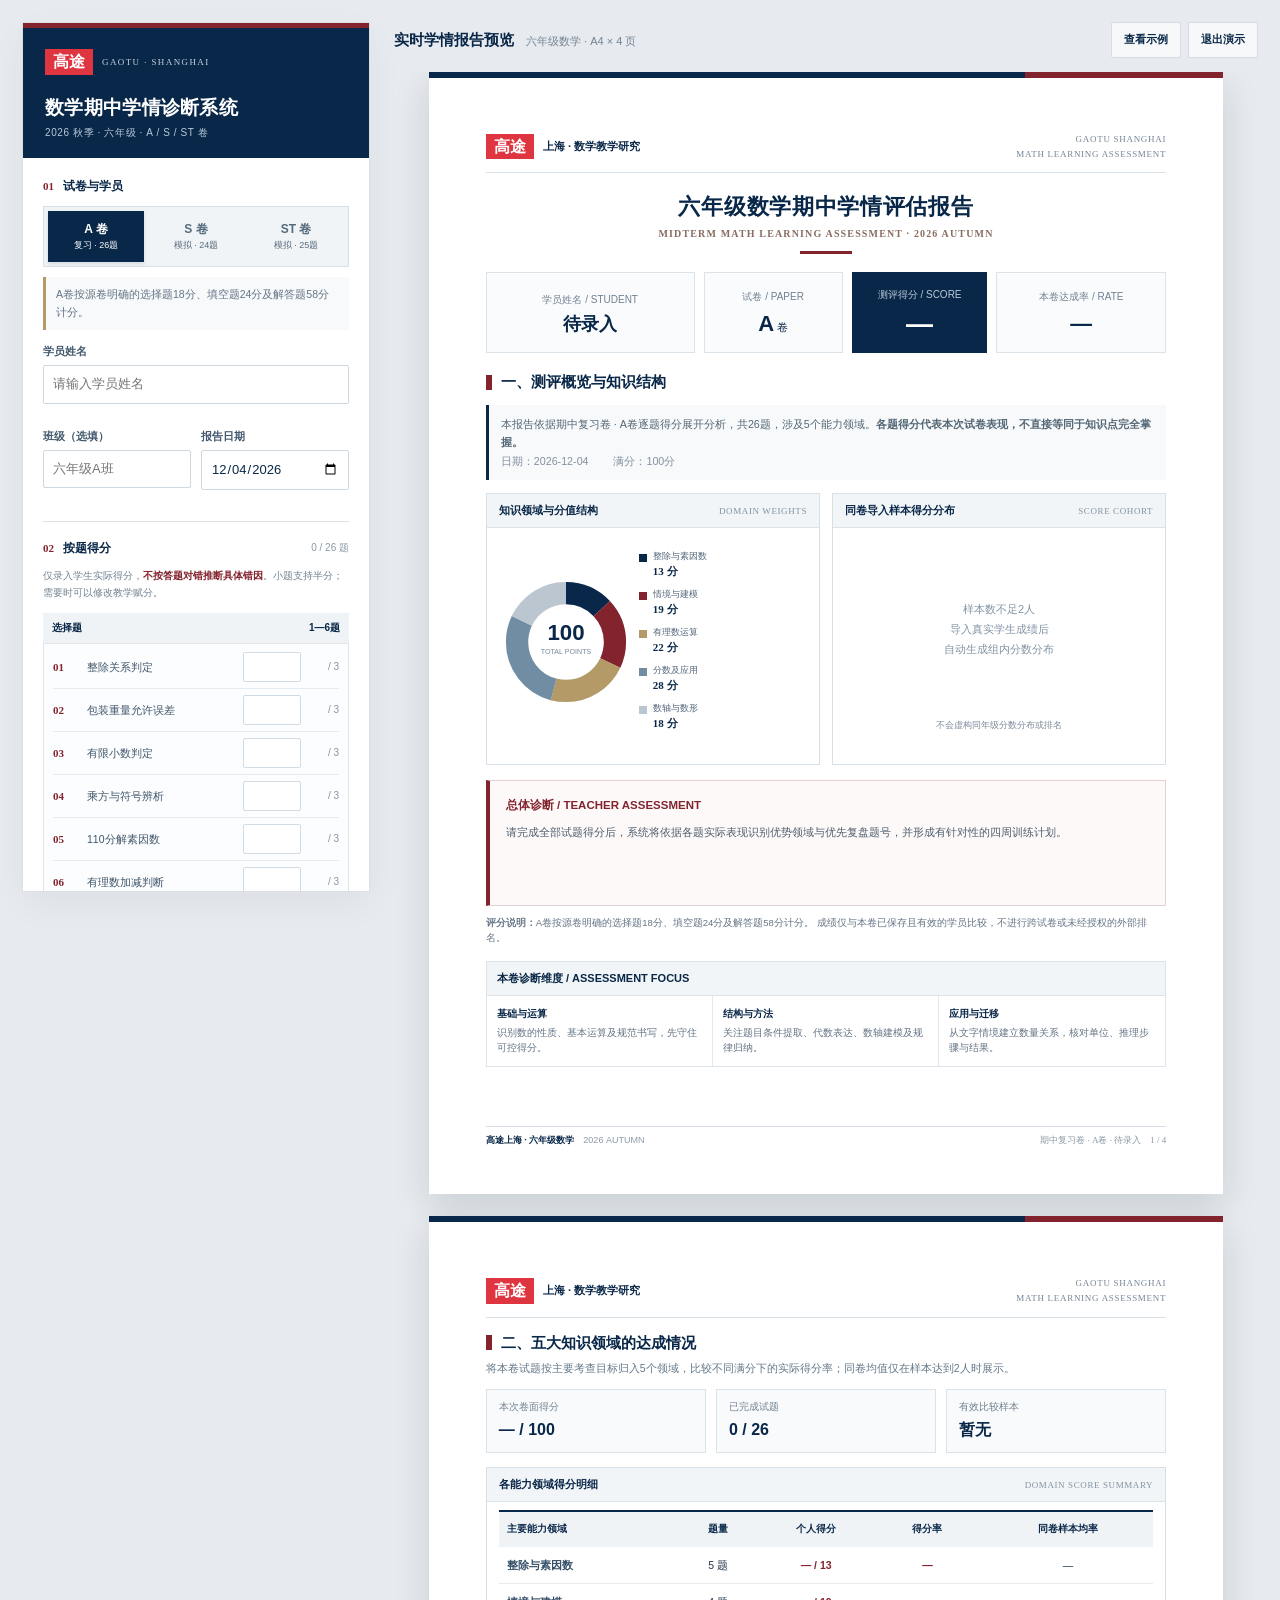
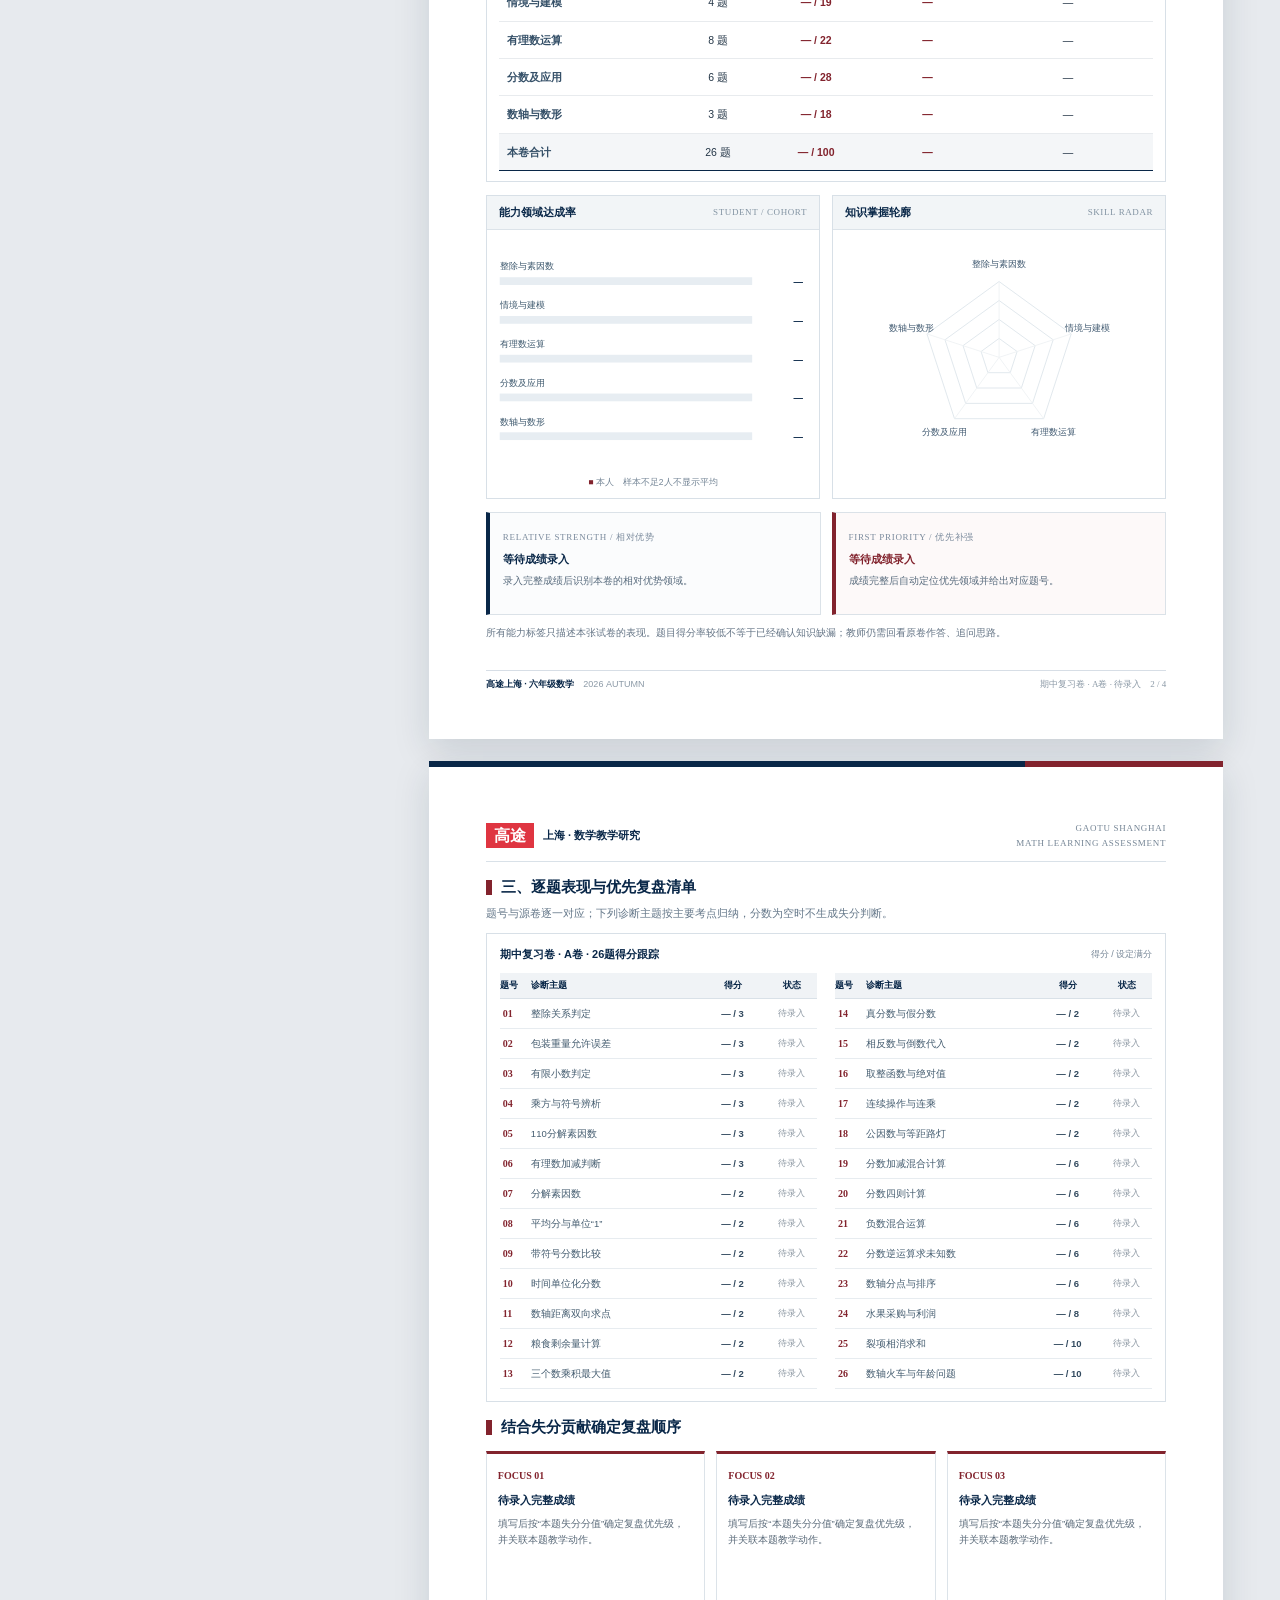
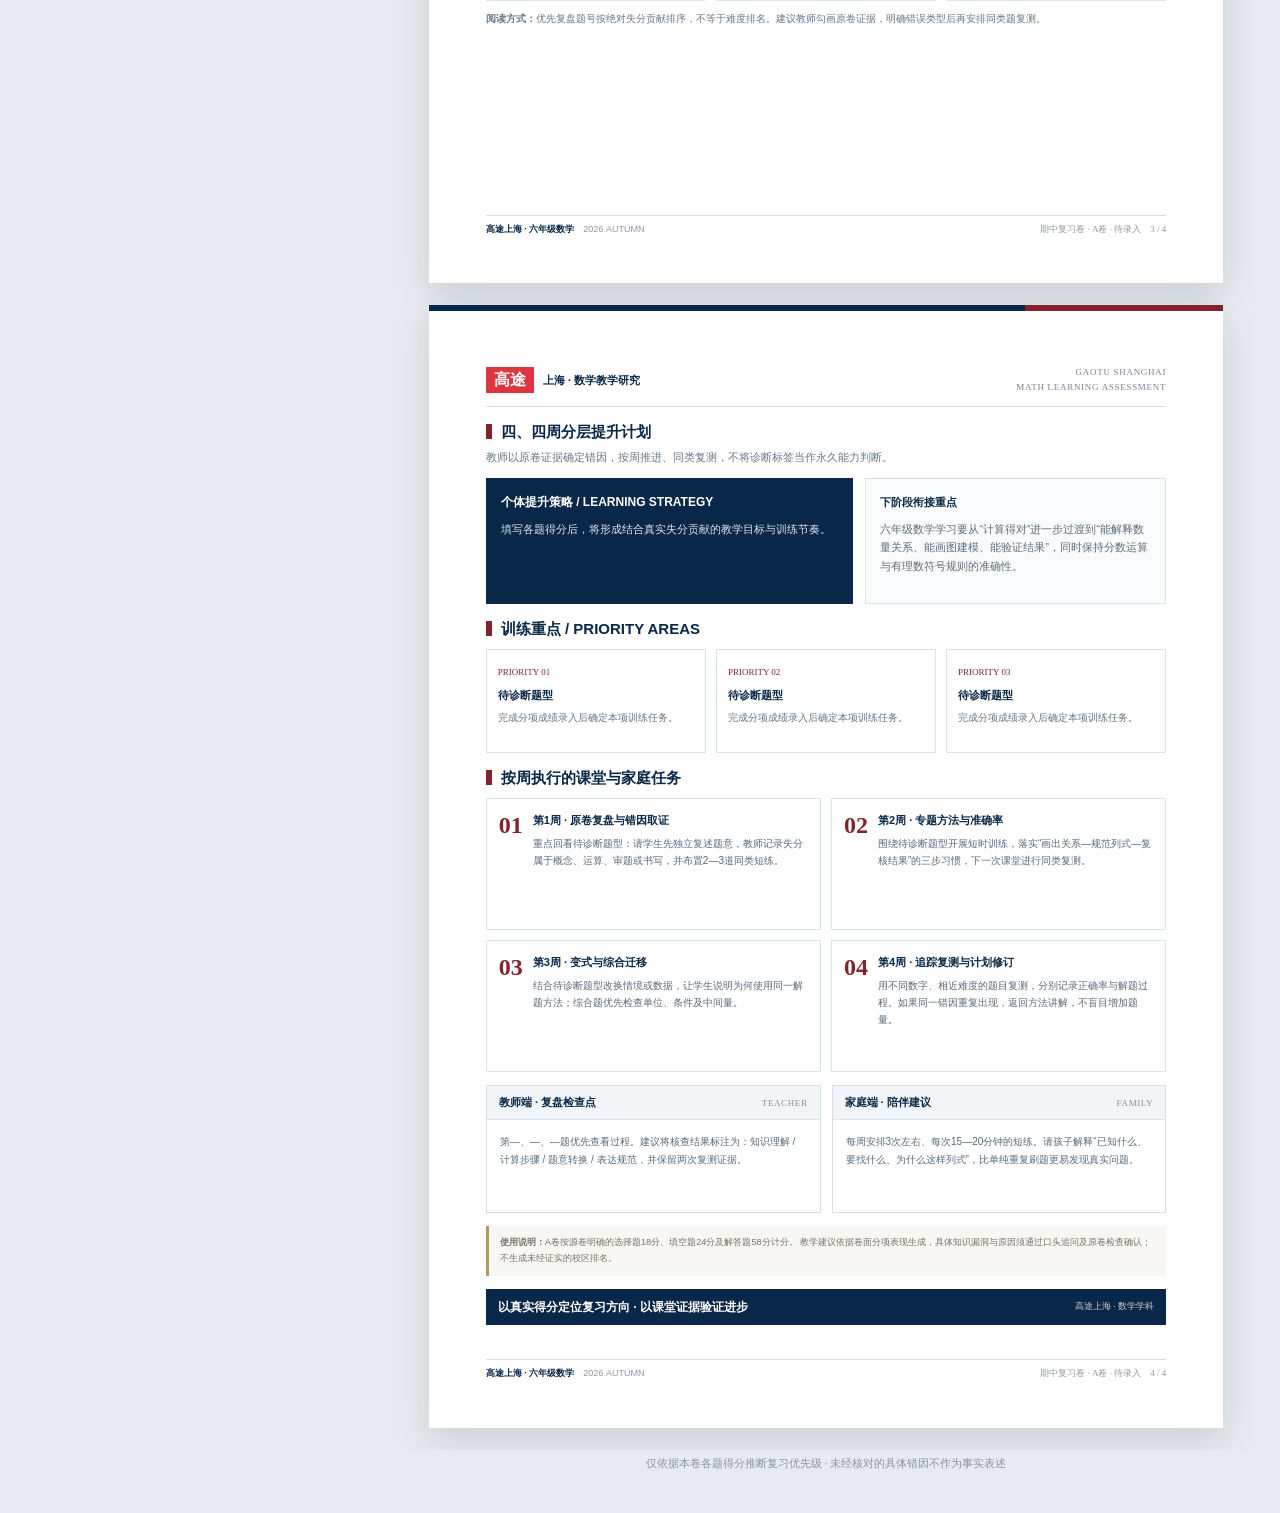
<file: reports/grade6-math-midterm-2026.html>
<!DOCTYPE html>
<html lang="zh-CN">
<head>
<meta charset="utf-8">
<meta name="viewport" content="width=device-width,initial-scale=1">
<title>高途上海 · 六年级数学期中学情报告系统</title>
<style>
:root{--navy:#092748;--navy2:#183857;--wine:#82232d;--gold:#b49a66;--ink:#243647;--sub:#657586;--muted:#8995a0;--line:#dbe2e8;--pale:#f4f6f8;--good:#236a55;--amber:#987334;--bad:#a23c48}
*{box-sizing:border-box;-webkit-print-color-adjust:exact;print-color-adjust:exact}body{margin:0;background:#e7eaee;color:var(--ink);font:13px/1.55 Arial,"PingFang SC","Microsoft YaHei","Noto Sans CJK SC",sans-serif}button,input,textarea,select{font:inherit}button{cursor:pointer}button:disabled{opacity:.48;cursor:not-allowed}input,select,textarea{min-width:0}
.app-shell{display:flex;align-items:flex-start;gap:24px;padding:22px;max-width:1480px;margin:auto}.sidebar{background:white;width:348px;min-width:348px;position:sticky;top:15px;height:calc(100vh - 30px);overflow:auto;border:1px solid #d9dfe5;box-shadow:0 12px 35px #12334b0c;scrollbar-width:thin}.side-head{padding:21px 22px 17px;color:#fff;background:var(--navy);border-top:5px solid var(--wine)}.brand{display:flex;align-items:center;gap:9px}.brand span:first-child,.report-logo-mark{background:#df3541;font-size:16px;font-weight:900;color:white;padding:4px 8px;line-height:1.1}.brand small{font:9px Georgia,serif;letter-spacing:1.4px;color:#c4d1df}.side-title{font-size:19px;font-weight:850;letter-spacing:.3px;margin:18px 0 3px}.side-sub{font-size:10px;color:#b8cad9;letter-spacing:.6px}.side-body{padding:18px 20px 24px}.sheading{display:flex;gap:9px;align-items:center;margin:1px 0 11px;font-size:12px;font-weight:800;color:var(--navy)}.sheading i{font:700 11px Georgia;color:var(--wine)}.rule{border-top:1px solid var(--line);margin:19px 0 17px}.switch{display:grid;grid-template-columns:repeat(3,1fr);gap:4px;background:#f1f4f7;padding:4px;border:1px solid #d7e0e8}.switch button{border:none;background:transparent;color:#556b7b;font-weight:850;font-size:12px;padding:9px 0}.switch button.selected{background:var(--navy);color:white;box-shadow:0 2px 4px #09274820}.switch button small{font-size:9px;font-weight:500;display:block}.field{margin:12px 0}.field label{display:block;margin:0 0 5px;font-size:11px;font-weight:700;color:#41586d}.field input,.field select,.field textarea,.plain-input{width:100%;padding:8px 9px;border:1px solid #ced8e1;border-radius:2px;color:var(--navy);background:white;outline:none}.field input:focus,.field select:focus,textarea:focus,.qrow input:focus{border-color:#7c9cb6;box-shadow:0 0 0 2px #dde9f2}.pair{display:grid;grid-template-columns:1fr 1fr;gap:10px}.fine-note{background:#f8f9fa;border-left:3px solid var(--gold);padding:9px 10px;font-size:10.5px;color:#627487;line-height:1.7;margin:10px 0 13px}.form-section{background:#f0f3f6;padding:7px 9px;color:var(--navy);font-size:10px;font-weight:850;display:flex;justify-content:space-between;align-items:center;margin-top:12px}.qbox{border:1px solid #e0e5ea;background:#fcfdfe;padding:2px 9px}.qrow{display:grid;grid-template-columns:28px 1fr 58px 32px;gap:6px;align-items:center;padding:6px 0;border-bottom:1px solid #e7eaef}.qrow:last-child{border:0}.qnum{color:var(--wine);font:bold 11px Georgia}.qtitle{font-size:10.5px;white-space:nowrap;overflow:hidden;text-overflow:ellipsis;color:#40566a}.qrow input{width:100%;text-align:center;height:30px;font-size:12px;font-weight:750;color:var(--navy);border:1px solid #d0dce5;border-radius:2px;outline:none}.qrow .qmax{text-align:right;color:#8795a2;font-size:10px}.qrow.badrow input{border-color:#c75665;background:#fff4f4}.side-total{display:flex;justify-content:space-between;align-items:baseline;margin-top:11px;border-top:1px solid var(--line);padding:9px 1px 0;font-size:11px;color:#66788a}.side-total strong{font-size:21px;color:var(--navy)}.side-total b{font-size:10px;color:var(--wine)}details.weight-settings{font-size:10.5px;margin-top:10px;color:#627487}details.weight-settings summary{cursor:pointer;text-decoration:underline;color:var(--wine);font-weight:700}.weight-list{display:grid;grid-template-columns:repeat(4,1fr);gap:6px;margin:9px 0}.weight-one{display:flex;align-items:center;gap:3px;font-size:9px}.weight-one input{min-width:0;width:100%;padding:5px 3px;text-align:center;border:1px solid #d0d9e1}.btn{padding:10px 12px;border:1px solid #d5dce3;background:#f7f8f9;color:var(--navy);font-weight:800;font-size:11px;text-align:center;border-radius:2px;line-height:1.25}.btn:hover{filter:brightness(.96)}.btn.primary{background:var(--navy);color:white;border-color:var(--navy)}.btn.wine{background:var(--wine);color:white;border-color:var(--wine)}.btn.outline{background:white;border-color:#96aaba;color:var(--navy)}.btn.wide{width:100%;margin:3px 0 7px;padding:12px 10px}.two-btn{display:grid;grid-template-columns:1fr 1fr;gap:7px;margin-top:11px}.smallhelp{font-size:10px;color:#718392;line-height:1.65;margin:7px 0}.smallhelp strong{color:var(--wine)}.message{font-size:11px;color:#246a56;min-height:17px;line-height:1.5;margin:8px 0 0}.message.error{color:#a13543}.file-btn{display:flex;justify-content:center;align-items:center}.file-btn input{display:none}textarea#pasteBox{height:72px;resize:vertical;font-size:11px;line-height:1.6}.text-link{display:inline-block;background:transparent;border:0;color:var(--wine);font-size:10px;padding:8px 0;text-decoration:underline}.stats{background:#f5f7f9;border:1px solid var(--line);font-size:11px;color:#53677b;padding:9px 10px;margin:9px 0 12px}.bulk-print{display:none}
.workspace{flex:1;min-width:0}.preview-top{display:flex;align-items:center;justify-content:space-between;gap:12px;margin-bottom:14px}.preview-top b{font-size:15px;color:var(--navy)}.preview-top span{font-size:11px;color:#738494;margin-left:12px}.preview-actions{display:flex;gap:7px}.preview-stage{display:flex;justify-content:center;overflow-x:auto}.preview-bottom{text-align:center;padding:5px 0 20px;font-size:10.5px;color:#8995a4}
.a4-page{position:relative;width:210mm;height:297mm;overflow:hidden;background:white;margin:0 auto 22px;padding:14mm 15mm 15mm;box-shadow:0 12px 35px #102b3f22;break-inside:avoid}.ribbon{position:absolute;top:0;left:0;right:0;height:6px;background:linear-gradient(90deg,var(--navy) 0 75%,var(--wine) 75% 100%)}.report-head{display:flex;justify-content:space-between;align-items:center;padding:7px 0 11px;border-bottom:1px solid #d9e1e8}.report-brand{display:flex;gap:9px;align-items:center}.report-brand b{color:var(--navy);font-size:11px}.head-en{text-align:right;font:9px/1.65 Georgia,serif;letter-spacing:.7px;color:#758595}.report-title{text-align:center;margin:17px 0 18px}.report-title h1{font-size:22px;color:var(--navy);margin:0 0 4px;letter-spacing:.7px}.report-title p{font:700 10px Georgia,serif;color:#886c61;letter-spacing:1.15px;margin:0}.titletick{width:52px;height:3px;background:var(--wine);margin:12px auto 0}.foot{position:absolute;bottom:12.3mm;left:15mm;right:15mm;border-top:1px solid #d7dee6;padding-top:7px;display:flex;justify-content:space-between;align-items:center;font-size:9px;color:#8b99a6}.foot b{color:var(--navy)}.foot span:last-child{font-family:Georgia,serif}.sect{font-size:15px;font-weight:850;color:var(--navy);margin:17px 0 11px;display:flex;align-items:center;gap:9px}.sect:before{content:"";width:6px;height:15px;background:var(--wine);flex:0 0 6px}.subline{font-size:10.5px;color:#65788a;margin:-3px 0 12px;line-height:1.6}.block{border:1px solid #d8e0e7;background:#fff}.block-h{background:#f2f5f7;border-bottom:1px solid #dce3e9;display:flex;justify-content:space-between;align-items:center;padding:8px 12px}.block-h strong{color:var(--navy);font-size:11px}.block-h small{color:#8293a2;font:9px Georgia,serif;letter-spacing:.6px}.block-b{padding:13px}.meta-grid{display:grid;grid-template-columns:1.23fr .82fr .8fr 1fr;gap:9px;margin-bottom:14px}.meta{background:#fafbfc;border:1px solid #dde4e9;min-height:81px;display:flex;flex-direction:column;align-items:center;justify-content:center;padding:9px 7px;text-align:center}.meta span{font-size:10px;color:#708192;margin-bottom:7px}.meta b{font-size:22px;color:var(--navy);line-height:1.12;overflow:hidden;text-overflow:ellipsis;white-space:nowrap;max-width:100%}.meta .nameval{font-size:18px}.meta small{font-size:11px;font-weight:400}.meta.feature{background:var(--navy);border-color:var(--navy)}.meta.feature span{color:#bccbd9}.meta.feature b{color:white;font-size:27px}.intro{background:#f7f9fa;border-left:3px solid var(--navy);padding:10px 12px;font-size:10.7px;line-height:1.73;color:#546776;margin-bottom:13px}.pg1-graphs{display:grid;grid-template-columns:1fr 1fr;gap:12px}.pg1-graphs .block{height:272px}.donut-layout{display:flex;align-items:center;height:228px;padding:10px 6px}.donut-layout svg{width:146px;height:146px;flex:none}.donut-legend{min-width:0;flex:1}.legend-entry{margin:5px 0 9px;display:flex;align-items:flex-start;gap:6px;font-size:9px;color:#536679}.legend-entry i{width:8px;height:8px;margin-top:4px;display:inline-block;flex:0 0 8px}.legend-entry b{font:700 11px Georgia,serif;display:block;color:var(--navy)}.hist-pad{padding:14px 11px 8px}.hist-pad svg{height:176px;width:100%}.hist-caption{font-size:9px;color:#7c8b9b;text-align:center;margin-top:2px}.conclusion{margin-top:15px;border:1px solid #e4d1d4;border-left:4px solid var(--wine);background:#fdf9f9;padding:14px 16px;min-height:126px}.conclusion b{color:var(--wine);font-size:11.5px}.conclusion p{font-size:11px;color:#4e5e6d;margin:7px 0 0;line-height:1.82}.method-note{font-size:9.5px;color:#657586;margin-top:9px;line-height:1.6}.scope{border:1px solid #dce3ea;margin-top:15px}.scope-title{background:#f2f5f7;border-bottom:1px solid #dce3ea;padding:8px 10px;color:var(--navy);font-size:11px;font-weight:800}.scope-columns{display:grid;grid-template-columns:repeat(3,1fr)}.scope-columns div{padding:10px;border-right:1px solid #e4e9ee}.scope-columns div:last-child{border:0}.scope-columns b{display:block;color:var(--navy);font-size:10px;margin-bottom:4px}.scope-columns p{font-size:9.5px;line-height:1.6;color:#647485;margin:0}
.page2 .sect,.page3 .sect,.page4 .sect{margin:13px 0 9px}.info-strip{display:grid;grid-template-columns:1fr 1fr 1fr;gap:10px;margin:8px 0 14px}.info-strip div{border:1px solid #dce3e8;background:#f9fafb;color:#718190;font-size:9.5px;padding:10px 12px}.info-strip strong{display:block;font-size:16px;color:var(--navy);margin-top:3px}.summary-table{width:100%;border-collapse:collapse;table-layout:fixed;border-top:2px solid var(--navy);border-bottom:1px solid var(--navy);font-size:10.5px}.summary-table thead{background:#f0f3f6}.summary-table th{font-size:9.5px;color:var(--navy);padding:10px 8px}.summary-table td{padding:10px 8px;text-align:center;border-bottom:1px solid #e8ebee}.summary-table tr:last-child td{border:0}.summary-table td:first-child{text-align:left;font-weight:700;color:#355068}.summary-table .accent{color:var(--wine);font-weight:850}.report-chart-grid{display:grid;grid-template-columns:1fr 1fr;gap:12px;margin:13px 0}.report-chart-grid .block{height:304px}.chart-area{height:263px;padding:10px 11px}.chart-area svg{width:100%;height:233px}.chart-desc{font-size:8.5px;color:#738495;text-align:center;margin-top:-3px}.focus-two{display:grid;grid-template-columns:1fr 1fr;gap:11px}.focus-card{padding:13px;border:1px solid var(--line);background:#fbfcfd;min-height:103px;border-left:4px solid var(--navy)}.focus-card.warm{border-left-color:var(--wine);background:#fdf9f9}.focus-card small{font:9px Georgia,serif;color:#7a8a9c;letter-spacing:.7px}.focus-card b{display:block;color:var(--navy);margin:5px 0;font-size:11px}.focus-card.warm b{color:var(--wine)}.focus-card p{font-size:10px;line-height:1.65;margin:0;color:#586b7d}.page2 .method-note{margin-top:10px}
.qtable-wrap{border:1px solid #d8e0e7;padding:12px 13px;margin-top:11px}.qtable-top{display:flex;justify-content:space-between;align-items:center;margin-bottom:10px}.qtable-top strong{font-size:11px;color:var(--navy)}.qtable-top span{color:#778797;font-size:9px}.q-report-grid{display:grid;grid-template-columns:repeat(2,1fr);gap:18px}.qline{display:grid;grid-template-columns:27px minmax(0,1fr) 59px 51px;align-items:center;gap:4px;border-bottom:1px solid #e7ecf0;min-height:30px;font-size:9.5px}.qline.header{background:#f0f3f6;min-height:26px;font-size:9px;font-weight:850;color:var(--navy);border-bottom:1px solid #d9e1e8}.qline b{color:var(--wine);font:800 10px Georgia,serif;padding-left:3px}.qline .qlabel{color:#455d70;overflow:hidden;text-overflow:ellipsis;white-space:nowrap}.qline .qval{text-align:center;font-weight:800;color:#324a5f}.qline .qstatus{text-align:center;font-size:9px}.tone-good{color:#246b57!important}.tone-mid{color:#856229!important}.tone-bad{color:#a03947!important}.tone-empty{color:#8e99a4!important}.page3 .priority-row{display:grid;grid-template-columns:repeat(3,1fr);gap:11px;margin-top:12px}.priority-card{padding:11px 11px 9px;border:1px solid #dce3e9;border-top:3px solid var(--wine);min-height:150px}.priority-card .rank{font:700 10px Georgia,serif;color:var(--wine)}.priority-card b{display:block;font-size:11px;color:var(--navy);margin:7px 0}.priority-card p{margin:0;font-size:9.7px;line-height:1.7;color:#5a6a79}.page3 .method-note{margin-top:10px}
.p4-summary{display:grid;grid-template-columns:1.1fr .9fr;gap:12px}.p4-hero{background:var(--navy);color:#fff;padding:14px 15px;min-height:126px}.p4-hero b{font-size:12px}.p4-hero p{font-size:11px;line-height:1.8;color:#dce5ee;margin:8px 0 0}.p4-info{border:1px solid var(--line);padding:13px 14px;background:#f9fbfc;min-height:126px}.p4-info b{color:var(--navy);font-size:11px}.p4-info p{margin:8px 0 0;font-size:10.5px;line-height:1.75;color:#5a6d7d}.p4-priority{display:grid;grid-template-columns:repeat(3,1fr);gap:10px}.p4-priority>div{border:1px solid #dce3e8;padding:11px;min-height:104px}.p4-priority small{color:var(--wine);font:9px Georgia,serif}.p4-priority b{display:block;font-size:11px;color:var(--navy);margin:6px 0}.p4-priority p{font-size:9.5px;line-height:1.65;color:#637385;margin:0}.plan{display:grid;grid-template-columns:repeat(2,1fr);gap:10px}.plan>div{border:1px solid #dbe3e9;padding:13px 12px;min-height:132px;display:flex;gap:10px}.plan .w{color:var(--wine);font:700 24px Georgia,serif}.plan h4{font-size:11px;color:var(--navy);margin:0 0 6px}.plan p{font-size:10px;line-height:1.7;margin:0;color:#58697a}.footer-recos{display:grid;grid-template-columns:1fr 1fr;gap:11px;margin-top:13px}.footer-recos .block-b{font-size:10px;line-height:1.75;color:#566b7c;min-height:92px}.footnote-box{font-size:9.2px;line-height:1.7;padding:9px 11px;border-left:3px solid var(--gold);background:#f8f7f3;margin-top:13px;color:#777269}.approval{background:var(--navy);color:#fff;display:flex;align-items:center;justify-content:space-between;margin-top:13px;padding:9px 12px}.approval b{font-size:12px}.approval span{font-size:9px;color:#d9c9c9}
@media(max-width:1220px){.app-shell{gap:14px;padding:12px}.sidebar{width:320px;min-width:320px}}
@media(max-width:950px){.app-shell{display:block}.sidebar{width:100%;height:auto;max-height:none;position:relative;top:0;margin-bottom:22px}.preview-stage{justify-content:flex-start}.workspace{width:100%}}
@page{size:A4 portrait;margin:0}
@media print{html,body{background:#fff!important;margin:0!important}.app-shell{margin:0!important;padding:0!important;display:block!important;max-width:none!important}.sidebar,.preview-top,.preview-bottom,.no-print{display:none!important}.workspace,.preview-stage,#reportRoot{display:block!important;margin:0!important;padding:0!important;overflow:visible!important;max-width:none!important}.a4-page{width:210mm!important;height:296.8mm!important;margin:0!important;box-shadow:none!important;break-after:page!important;page-break-after:always!important;break-before:auto!important;page-break-before:auto!important;break-inside:auto!important;page-break-inside:auto!important}.a4-page:last-child{break-after:auto!important;page-break-after:auto!important}body.bulk-mode .workspace{display:none!important}body.bulk-mode .bulk-print{display:block!important}body.bulk-mode .bulk-print .a4-page:not(:last-child){break-after:page!important;page-break-after:always!important}}
body.exporting .app-shell{display:none!important}body.exporting .download-stage{width:210mm!important;display:block!important;position:relative!important;left:0;top:0;margin:0!important}body.exporting .download-stage .a4-page{width:210mm!important;height:297mm!important;margin:0!important;box-shadow:none!important;break-after:auto!important;page-break-after:auto!important;break-inside:auto!important}
</style>
</head>
<body>
<div class="app-shell">
 <aside class="sidebar no-print">
  <div class="side-head"><div class="brand"><span>高途</span><small>GAOTU · SHANGHAI</small></div><div class="side-title">数学期中学情诊断系统</div><div class="side-sub">2026 秋季 · 六年级 · A / S / ST 卷</div></div>
  <div class="side-body">
   <div class="sheading"><i>01</i> 试卷与学员</div>
   <div id="paperSwitch" class="switch" role="group" aria-label="试卷选择"><button data-paper="A" class="selected">A 卷<small>复习 · 26题</small></button><button data-paper="S">S 卷<small>模拟 · 24题</small></button><button data-paper="ST">ST 卷<small>模拟 · 25题</small></button></div>
   <div class="fine-note" id="paperNote"></div>
   <div class="field"><label for="studentName">学员姓名</label><input id="studentName" maxlength="35" placeholder="请输入学员姓名" autocomplete="off"></div>
   <div class="pair"><div class="field"><label for="className">班级（选填）</label><input id="className" maxlength="35" placeholder="六年级A班"></div><div class="field"><label for="reportDate">报告日期</label><input id="reportDate" type="date"></div></div>
   <div class="rule"></div>
   <div class="sheading"><i>02</i> 按题得分 <span id="scoreCount" style="font-size:10px;color:#8b99a4;margin-left:auto;font-weight:400"></span></div>
   <div class="smallhelp">仅录入学生实际得分，<strong>不按答题对错推断具体错因</strong>。小题支持半分；需要时可以修改教学赋分。</div>
   <div id="scoreFields"></div>
   <div class="side-total"><span>本次已录分</span><div><strong id="currentTotal">—</strong> <b id="currentFull">/ 100</b></div></div>
   <details class="weight-settings" id="weightsDetails"><summary>调整每题满分 / 查看建议权重</summary><p class="smallhelp">A卷原卷赋分已标注；S、ST卷为可编辑的教学权重。修改后同卷所有学生按新权重计算，请核对原成绩是否超出新满分。</p><div id="weightFields" class="weight-list"></div><button class="btn outline" id="resetWeights" type="button">恢复本卷默认权重</button></details>
   <div class="two-btn"><button class="btn primary" id="save" type="button">保存 / 更新学员</button><button class="btn" id="create" type="button">新建</button></div><div id="formStatus" class="message" role="status"></div>
   <div class="rule"></div>
   <div class="sheading"><i>03</i> Excel 成绩批量导入</div>
   <p class="smallhelp">支持复制 Excel 区域后粘贴，或导入 .xlsx / .csv。表头为姓名、班级、日期、各题分数；按当前卷型处理。</p>
   <textarea id="pasteBox" class="plain-input" placeholder="姓名\t班级\t第01题\t第02题...&#10;张同学\t六年级1班\t3\t2..."></textarea>
   <div class="two-btn"><button id="pasteImport" class="btn outline" type="button">导入粘贴内容</button><label class="btn outline file-btn">选择成绩文件<input id="fileUpload" type="file" accept=".xlsx,.csv,.tsv,.txt"></label></div>
   <button class="text-link" id="downloadTemplate" type="button">↓ 下载当前卷型成绩模板</button><span style="margin:0 6px;color:#d2d9df">|</span><button class="text-link" id="backupScores" type="button">备份已保存成绩 CSV</button>
   <div id="importStatus" class="message" role="status"></div>
   <div class="rule"></div>
   <div class="sheading"><i>04</i> 学员记录</div><div id="stats" class="stats"></div>
   <div class="field"><label for="studentSelect">选择学生</label><select id="studentSelect"></select></div>
   <div class="two-btn"><button id="remove" class="btn" type="button">删除当前</button><button id="clearPaper" class="btn" type="button">清空本卷</button></div>
   <p class="smallhelp">学员成绩仅保存在当前浏览器本地；公共电脑使用后请清空，建议定期导出 CSV 备份。</p>
   <div class="rule"></div><div class="sheading"><i>05</i> 报告导出</div>
   <button id="printOne" class="btn primary wide" type="button">打印 / 保存当前学生 PDF</button>
   <button id="printAll" class="btn wine wide" type="button">批量打印本卷所有学生</button>
   <button id="pdfSeparate" class="btn outline wide" type="button">逐人导出独立 PDF（需网络）</button>
   <p class="smallhelp">A4 纵向，每位学生固定四页。逐人 PDF 采用逐页渲染，避免自动分页插入空白页；网络不可用时仍可使用浏览器打印。</p>
   <p id="exportStatus" class="message"></p>
  </div>
 </aside>
 <main class="workspace"><div class="preview-top no-print"><div><b>实时学情报告预览</b><span>六年级数学 · A4 × 4 页</span></div><div class="preview-actions"><button id="demo" class="btn" type="button">查看示例</button><button id="clearDemo" class="btn" type="button">退出演示</button></div></div><div class="preview-stage"><div id="reportRoot"></div></div><div class="preview-bottom no-print">仅依据本卷各题得分推断复习优先级 · 未经核对的具体错因不作为事实表述</div></main>
</div>
<div class="bulk-print" id="bulkPrint"></div>
<script>
'use strict';
const PAPERS={"A":{"key":"A","title":"期中复习卷 · A卷","fullTitle":"2026—2027学年 · 六年级数学期中复习卷 · A卷","weightNote":"A卷按源卷明确的选择题18分、填空题24分及解答题58分计分。","official":true,"questions":[{"num":1,"title":"整除关系判定","area":"整除与素因数","practice":"区分“第一个数能被第二个数整除”的方向，逐组选取商检验是否为整数。","max":3,"type":"选择题"},{"num":2,"title":"包装重量允许误差","area":"情境与建模","practice":"把标注的标准重量与允许偏差写成范围，分别检查区间上下界。","max":3,"type":"选择题"},{"num":3,"title":"有限小数判定","area":"整除与素因数","practice":"先把分数约成最简，再检查分母的素因数是否仅有2和5。","max":3,"type":"选择题"},{"num":4,"title":"乘方与符号辨析","area":"有理数运算","practice":"将负号、括号及乘方分别处理，比较底数与指数位置对结果的影响。","max":3,"type":"选择题"},{"num":5,"title":"110分解素因数","area":"整除与素因数","practice":"把110分解为2×5×11，逐个验证素数身份并识别最大值。","max":3,"type":"选择题"},{"num":6,"title":"有理数加减判断","area":"有理数运算","practice":"用正负数和零构造反例，检验“和一定大于”“差一定小于”等断言。","max":3,"type":"选择题"},{"num":7,"title":"分解素因数","area":"整除与素因数","practice":"用短除法分解54，再验算所有素因数的乘积。","max":2,"type":"填空题"},{"num":8,"title":"平均分与单位“1”","area":"分数及应用","practice":"分清每段占全长的几分之几与每段实际长度，先确定单位“1”。","max":2,"type":"填空题"},{"num":9,"title":"带符号分数比较","area":"有理数运算","practice":"先完成带符号运算与绝对值比较，再确定数的大小关系。","max":2,"type":"填空题"},{"num":10,"title":"时间单位化分数","area":"分数及应用","practice":"统一分钟与小时单位，将35分钟化为小时数并约分。","max":2,"type":"填空题"},{"num":11,"title":"数轴距离双向求点","area":"数轴与数形","practice":"画出数轴左右两个方向，并列出点B与点A间的距离方程。","max":2,"type":"填空题"},{"num":12,"title":"粮食剩余量计算","area":"情境与建模","practice":"先区分“占总量的分数”和“按千克计量”，再顺序计算已用及剩余量。","max":2,"type":"填空题"},{"num":13,"title":"三个数乘积最大值","area":"有理数运算","practice":"根据负负得正确定乘积符号，比较两个负数绝对值与正数的组合。","max":2,"type":"填空题"},{"num":14,"title":"真分数与假分数","area":"分数及应用","practice":"分别写出真分数、假分数对分子分母的限制，再求整数交集。","max":2,"type":"填空题"},{"num":15,"title":"相反数与倒数代入","area":"有理数运算","practice":"将互为相反数转成和为0、互为倒数转成积为1后整体代入。","max":2,"type":"填空题"},{"num":16,"title":"取整函数与绝对值","area":"有理数运算","practice":"逐层计算取整函数，特别辨别负数向下取整与截去小数的差别。","max":2,"type":"填空题"},{"num":17,"title":"连续操作与连乘","area":"有理数运算","practice":"写出前几次剩余量，找出望远镜连乘中的相消结构。","max":2,"type":"填空题"},{"num":18,"title":"公因数与等距路灯","area":"整除与素因数","practice":"先求200和150的最大公因数确定灯距，再分段数灯并去除拐点重复。","max":2,"type":"填空题"},{"num":19,"title":"分数加减混合计算","area":"分数及应用","practice":"带分数、假分数和小数先统一，再通分并逐步核对。","max":6,"type":"解答题"},{"num":20,"title":"分数四则计算","area":"分数及应用","practice":"先算乘除、再算加减，检验同分母的提取与通分是否准确。","max":6,"type":"解答题"},{"num":21,"title":"负数混合运算","area":"有理数运算","practice":"按乘方、绝对值、乘除、加减依次运算，检查负号与括号。","max":6,"type":"解答题"},{"num":22,"title":"分数逆运算求未知数","area":"情境与建模","practice":"从最后的数量关系逆向列式，区分“加上某数”和“减去几分之几”。","max":6,"type":"解答题"},{"num":23,"title":"数轴分点与排序","area":"数轴与数形","practice":"读出刻度分段，标出两个新点，并用从左到右的顺序排序。","max":6,"type":"解答题"},{"num":24,"title":"水果采购与利润","area":"情境与建模","practice":"把数量、进价、售价、损耗和利润列成分步表，防止混用基数。","max":8,"type":"解答题"},{"num":25,"title":"裂项相消求和","area":"分数及应用","practice":"先写出一般项，再拆成相邻差分式，明确首尾保留项。","max":10,"type":"解答题"},{"num":26,"title":"数轴火车与年龄问题","area":"数轴与数形","practice":"把点间距与火车长度联系，画出移动前后位置，再迁移到年龄差。","max":10,"type":"解答题"}]},"S":{"key":"S","title":"期中模拟卷 · S卷","fullTitle":"2026—2027学年 · 六年级数学期中模拟卷 · S卷","weightNote":"源卷未完整提供各题分值：此处采用可修改的100分教学诊断建议权重，并非原卷官方评分。","official":false,"questions":[{"num":1,"title":"互素关系判别","area":"数的性质与分数","practice":"分别分解两数的素因数，检验最大公因数是否为1。","max":3,"type":"选择题"},{"num":2,"title":"季度盈亏正负数","area":"有理数与运算","practice":"盈利取正、亏损取负，列出四季盈亏和并复核正负号。","max":3,"type":"选择题"},{"num":3,"title":"代数式整体代入","area":"代数与方程","practice":"把已知代入构造同一整体，避免直接求不需要的每个字母。","max":3,"type":"选择题"},{"num":4,"title":"分数等值变形","area":"数的性质与分数","practice":"先化最简分数，再逐个判断各备选分数是否相等。","max":3,"type":"选择题"},{"num":5,"title":"程序框图周期规律","area":"数轴与规律","practice":"按程序写出前4次输出，找到循环节后用除法余数定位第2025次。","max":3,"type":"选择题"},{"num":6,"title":"数轴机器人周期","area":"数轴与规律","practice":"把每5秒的位移画成循环表，分清循环净位移和余下秒数。","max":3,"type":"选择题"},{"num":7,"title":"2与5的倍数特征","area":"数的性质与分数","practice":"同时能被2和5整除时个位应为0，再安排百位与十位。","max":2,"type":"填空题"},{"num":8,"title":"真假分数范围","area":"数的性质与分数","practice":"由真假分数分别列出分子与分母的范围条件，取正整数交集。","max":2,"type":"填空题"},{"num":9,"title":"数字和与互素条件","area":"数的性质与分数","practice":"枚举数字和为6的两位数，逐一检验十位与个位最大公因数。","max":2,"type":"填空题"},{"num":10,"title":"纯循环小数判断","area":"数的性质与分数","practice":"先约分，再检查分母是否与10互素，区分纯循环与混循环。","max":2,"type":"填空题"},{"num":11,"title":"绳长分数方程","area":"代数与方程","practice":"以原长设未知数，用剩余比例建立等式，并核对单位。","max":2,"type":"填空题"},{"num":12,"title":"等间距路灯问题","area":"数的性质与分数","practice":"求两段街道长度的最大公因数，用“段数加端点”计算并去重。","max":2,"type":"填空题"},{"num":13,"title":"数轴刻度与平移","area":"数轴与规律","practice":"将尺上的刻度差换成数轴距离，注意平移不改变两点间距。","max":2,"type":"填空题"},{"num":14,"title":"非负数性质求值","area":"有理数与运算","practice":"利用绝对值与平方都不小于0，先求每个非负项为0的条件。","max":2,"type":"填空题"},{"num":15,"title":"自定义符号运算","area":"有理数与运算","practice":"把运算规则拆成分段情况，先算内层再算外层。","max":2,"type":"填空题"},{"num":16,"title":"相反数与绝对值","area":"有理数与运算","practice":"由互为相反数转为和为0，结合非负性分别求变量。","max":2,"type":"填空题"},{"num":17,"title":"人数比例与方程","area":"代数与方程","practice":"锁定男生人数不变，设转入女生人数并列新旧总人数等式。","max":2,"type":"填空题"},{"num":18,"title":"新运算规则迁移","area":"有理数与运算","practice":"先对给定例子归纳“*”运算规则，再按顺序计算目标表达式。","max":2,"type":"填空题"},{"num":19,"title":"有理数简便计算","area":"有理数与运算","practice":"消去绝对值、规范混合分数与小数，并优先组合互为相反数的项。","max":10,"type":"解答题"},{"num":20,"title":"阴影面积代数式","area":"代数与方程","practice":"画出完整长方形与可扣除的图形，先建立面积式再代入数值。","max":10,"type":"解答题"},{"num":21,"title":"柚子销售数据分析","area":"情境与建模","practice":"把逐日增减变化还原为实际销量表，再做极差与利润单位换算。","max":10,"type":"解答题"},{"num":22,"title":"彩旗分数应用","area":"情境与建模","practice":"把30面作为整体，分别确定四组分工占比，列式检查剩余量。","max":8,"type":"解答题"},{"num":23,"title":"k类关联点探究","area":"数轴与规律","practice":"用点间距离写出k类关联点条件，分类画数轴并列方程。","max":10,"type":"解答题"},{"num":24,"title":"埃及分数拆分","area":"数的性质与分数","practice":"尝试拆分分子、约分成单位分数，逐步验算各组拆分的和。","max":10,"type":"解答题"}]},"ST":{"key":"ST","title":"期中模拟卷 · ST卷","fullTitle":"2026—2027学年 · 六年级数学期中模拟卷 · ST卷","weightNote":"源卷未完整提供各题分值：此处采用可修改的100分教学诊断建议权重，并非原卷官方评分。","official":false,"questions":[{"num":1,"title":"互素关系判别","area":"数的性质与分数","practice":"分别分解两数的素因数，检验最大公因数是否为1。","max":3,"type":"选择题"},{"num":2,"title":"季度盈亏正负数","area":"有理数与运算","practice":"盈利取正、亏损取负，列出四季盈亏和并复核正负号。","max":3,"type":"选择题"},{"num":3,"title":"代数式整体代入","area":"代数与方程","practice":"把已知代入构造同一整体，避免直接求不需要的每个字母。","max":3,"type":"选择题"},{"num":4,"title":"分数等值变形","area":"数的性质与分数","practice":"先化最简分数，再逐个判断各备选分数是否相等。","max":3,"type":"选择题"},{"num":5,"title":"程序框图周期规律","area":"数轴与规律","practice":"按程序写出前4次输出，找到循环节后用除法余数定位第2025次。","max":3,"type":"选择题"},{"num":6,"title":"数轴机器人周期","area":"数轴与规律","practice":"把每5秒的位移画成循环表，分清循环净位移和余下秒数。","max":3,"type":"选择题"},{"num":7,"title":"2与5的倍数特征","area":"数的性质与分数","practice":"同时能被2和5整除时个位应为0，再安排百位与十位。","max":2,"type":"填空题"},{"num":8,"title":"真假分数范围","area":"数的性质与分数","practice":"由真假分数分别列出分子与分母的范围条件，取正整数交集。","max":2,"type":"填空题"},{"num":9,"title":"数字和与互素条件","area":"数的性质与分数","practice":"枚举数字和为6的两位数，逐一检验十位与个位最大公因数。","max":2,"type":"填空题"},{"num":10,"title":"纯循环小数判断","area":"数的性质与分数","practice":"先约分，再检查分母是否与10互素，区分纯循环与混循环。","max":2,"type":"填空题"},{"num":11,"title":"绳长分数方程","area":"代数与方程","practice":"以原长设未知数，用剩余比例建立等式，并核对单位。","max":2,"type":"填空题"},{"num":12,"title":"等间距路灯问题","area":"数的性质与分数","practice":"求两段街道长度的最大公因数，用“段数加端点”计算并去重。","max":2,"type":"填空题"},{"num":13,"title":"数轴刻度与平移","area":"数轴与规律","practice":"将尺上的刻度差换成数轴距离，注意平移不改变两点间距。","max":2,"type":"填空题"},{"num":14,"title":"非负数性质求值","area":"有理数与运算","practice":"利用绝对值与平方都不小于0，先求每个非负项为0的条件。","max":2,"type":"填空题"},{"num":15,"title":"自定义符号运算","area":"有理数与运算","practice":"把运算规则拆成分段情况，先算内层再算外层。","max":2,"type":"填空题"},{"num":16,"title":"相反数与绝对值","area":"有理数与运算","practice":"由互为相反数转为和为0，结合非负性分别求变量。","max":2,"type":"填空题"},{"num":17,"title":"人数比例与方程","area":"代数与方程","practice":"锁定男生人数不变，设转入女生人数并列新旧总人数等式。","max":2,"type":"填空题"},{"num":18,"title":"新运算规则迁移","area":"有理数与运算","practice":"先对给定例子归纳“*”运算规则，再按顺序计算目标表达式。","max":2,"type":"填空题"},{"num":19,"title":"有理数简便计算","area":"有理数与运算","practice":"消去绝对值、规范混合分数与小数，并优先组合互为相反数的项。","max":8,"type":"解答题"},{"num":20,"title":"阴影面积代数式","area":"代数与方程","practice":"画出完整长方形与可扣除的图形，先建立面积式再代入数值。","max":8,"type":"解答题"},{"num":21,"title":"柚子销售数据分析","area":"情境与建模","practice":"把逐日增减变化还原为实际销量表，再做极差与利润单位换算。","max":8,"type":"解答题"},{"num":22,"title":"彩旗分数应用","area":"情境与建模","practice":"把30面作为整体，分别确定四组分工占比，列式检查剩余量。","max":6,"type":"解答题"},{"num":23,"title":"k类关联点探究","area":"数轴与规律","practice":"用点间距离写出k类关联点条件，分类画数轴并列方程。","max":8,"type":"解答题"},{"num":24,"title":"埃及分数拆分","area":"数的性质与分数","practice":"尝试拆分分子、约分成单位分数，逐步验算各组拆分的和。","max":8,"type":"解答题"},{"num":25,"title":"数轴距离与绝对值综合","area":"数轴与规律","practice":"将距离转成绝对值表达式，在点左侧、区间内、右侧分类讨论。","max":12,"type":"解答题"}]}};
const LOCKED_PAPER=null;
const STORAGE_KEY='gaotu_shanghai_math_midterm_report_2026_v1';
const $=id=>document.getElementById(id);
const escapeHtml=x=>String(x??'').replace(/[&<>"']/g,c=>({'&':'&amp;','<':'&lt;','>':'&gt;','"':'&quot;',"'":'&#39;'}[c]));
const dateToday=()=>{const d=new Date();return d.getFullYear()+'-'+String(d.getMonth()+1).padStart(2,'0')+'-'+String(d.getDate()).padStart(2,'0')};
const fmt=x=>x===null||x===undefined||!Number.isFinite(Number(x))?'—':String(Math.round(Number(x)*10)/10);
const formatRate=x=>x===null||x===undefined||!Number.isFinite(x)?'—':x.toFixed(1)+'%';
const sum=arr=>arr.reduce((a,b)=>a+Number(b||0),0);
const areaOrder=key=>[...new Set(PAPERS[key].questions.map(q=>q.area))];
let data={A:[],S:[],ST:[]},weights={},paper=LOCKED_PAPER||'A',selected=-1,draft=null,isDemo=false,dirty=false;
try{const saved=JSON.parse(localStorage.getItem(STORAGE_KEY)||'{}');for(const k of ['A','S','ST']){data[k]=Array.isArray(saved.data?.[k])?saved.data[k]:[];let w=saved.weights?.[k];weights[k]=Array.isArray(w)&&w.length===PAPERS[k].questions.length&&w.every(x=>Number(x)>0&&Number.isFinite(Number(x)))?w.map(Number):PAPERS[k].questions.map(x=>x.max)}}catch(e){for(const k of ['A','S','ST'])weights[k]=PAPERS[k].questions.map(x=>x.max)}
function persist(){try{localStorage.setItem(STORAGE_KEY,JSON.stringify({data,weights}))}catch(e){notice('本地存储不可用，请导出 CSV 备份。',true)}}
const blank=()=>({name:'',className:'',date:dateToday(),scores:weights[paper].map(()=>'')});
const qs=()=>PAPERS[paper].questions;
const fullMax=()=>sum(weights[paper]);
const isScore=(v,max)=>v!==''&&v!==null&&v!==undefined&&Number.isFinite(Number(v))&&Number(v)>=0&&Number(v)<=max;
const hasComplete=(s,key)=>!!(s&&String(s.name||'').trim()&&PAPERS[key].questions.every((_,i)=>isScore(s.scores?.[i],weights[key][i])));
function reviewOf(s,key){const q=PAPERS[key].questions,w=weights[key],rates=q.map((_,i)=>isScore(s.scores?.[i],w[i])?Number(s.scores[i])/w[i]*100:null);const complete=rates.every(x=>x!==null);return {rates,complete,filled:rates.filter(x=>x!==null).length,points:complete?sum(s.scores):null,max:sum(w),pct:complete?sum(s.scores)/sum(w)*100:null}}
function peersOf(key){const peers=data[key].filter(s=>hasComplete(s,key)),n=peers.length;const t= n?peers.map(s=>sum(s.scores)):[];return {peers,n,avg:n?sum(t)/n:null}}
function areasOf(s,key,group){const x=PAPERS[key].questions,ww=weights[key],r=reviewOf(s,key);return areaOrder(key).map(a=>{const ix=x.map((q,i)=>q.area===a?i:-1).filter(i=>i>=0),max=sum(ix.map(i=>ww[i])),valid=ix.every(i=>r.rates[i]!==null),earned=valid?sum(ix.map(i=>Number(s.scores[i]))):null,mean=group.n>=2?sum(group.peers.map(st=>sum(ix.map(i=>Number(st.scores[i])))))/group.n/max*100:null;return {name:a,indices:ix,max,points:earned,rate:valid?earned/max*100:null,mean}})}
function notice(msg,error=false,target='formStatus'){const e=$(target);e.textContent=msg;e.classList.toggle('error',error)}
function changePaper(k){if(LOCKED_PAPER&&k!==LOCKED_PAPER)return;paper=k;selected=-1;draft=blank();isDemo=false;dirty=false;document.querySelectorAll('#paperSwitch [data-paper]').forEach(b=>b.classList.toggle('selected',b.dataset.paper===paper));$('paperNote').textContent=PAPERS[paper].weightNote;renderInputs();fill();refreshList();render();notice('')}
function renderInputs(){let html='';let last='';qs().forEach((q,i)=>{if(q.type!==last){if(last)html+='</div>';html+=`<div class="form-section"><span>${q.type}</span><span>${q.type==='选择题'?'1—6题':q.type==='填空题'?'7—18题':`19—${qs().length}题`}</span></div><div class="qbox">`;last=q.type}html+=`<div class="qrow" data-qrow="${i}" title="${escapeHtml(q.practice)}"><span class="qnum">${String(i+1).padStart(2,'0')}</span><span class="qtitle">${escapeHtml(q.title)}</span><input id="sc${i}" data-score="${i}" type="number" step="0.5" min="0" max="${weights[paper][i]}" inputmode="decimal" aria-label="第${i+1}题得分"><span class="qmax">/ ${fmt(weights[paper][i])}</span></div>`});html+='</div>';$('scoreFields').innerHTML=html;
 $('weightFields').innerHTML=qs().map((q,i)=>`<label class="weight-one"><span>${i+1}</span><input type="number" min="0.5" step="0.5" data-weight="${i}" aria-label="第${i+1}题满分" value="${weights[paper][i]}"></label>`).join('');$('currentFull').textContent='/ '+fmt(fullMax())}
function fill(){$('studentName').value=draft.name||'';$('className').value=draft.className||'';$('reportDate').value=draft.date||dateToday();qs().forEach((q,i)=>{$('sc'+i).value=draft.scores?.[i]??''});validate()}
function validate(){let filled=0,bad=0;qs().forEach((q,i)=>{const e=$('sc'+i),v=e.value,okay=isScore(v,weights[paper][i]);if(okay)filled++;if(v!==''&&!okay)bad++;e.closest('.qrow').classList.toggle('badrow',v!==''&&!okay)});$('scoreCount').textContent=`${filled} / ${qs().length} 题`;const sumValid=qs().reduce((a,q,i)=>a+(isScore($('sc'+i).value,weights[paper][i])?Number($('sc'+i).value):0),0);$('currentTotal').textContent=filled===qs().length&&bad===0?fmt(sumValid):fmt(sumValid)+'*';$('currentFull').textContent='/ '+fmt(fullMax());return {filled,bad}}
function sync(){draft.name=$('studentName').value.trim();draft.className=$('className').value.trim();draft.date=$('reportDate').value||dateToday();draft.scores=qs().map((q,i)=>$('sc'+i).value.trim());dirty=selected>=0;isDemo=false;validate();render()}
function changeWeight(i,value){const n=Number(value);if(!Number.isFinite(n)||n<=0){notice('满分必须是大于0的有效数字。',true);$('weightFields').querySelector(`[data-weight="${i}"]`).value=weights[paper][i];return}weights[paper][i]=n;persist();renderInputs();fill();refreshList();render();notice('已更新本卷教学权重。请核对所有学生的录入分数没有超过新满分。')}
function saveStudent(){sync();if(!draft.name){notice('请先输入姓名。',true);return}const missing=qs().filter((q,i)=>!isScore(draft.scores[i],weights[paper][i])).map(x=>x.num);if(missing.length){notice('请补齐或核对第'+missing.slice(0,7).join('、')+'题'+(missing.length>7?'等':'')+'的分数。',true);return}const record={name:draft.name,className:draft.className,date:draft.date,scores:draft.scores.map(Number)};if(selected>=0&&data[paper][selected]){data[paper][selected]=record;notice('已更新'+record.name+'的成绩，班级比较已重新计算。')}else{data[paper].push(record);selected=data[paper].length-1;notice('已保存'+record.name+'的成绩。')}dirty=false;persist();refreshList();render()}
function newStudent(){selected=-1;draft=blank();dirty=false;isDemo=false;fill();refreshList();render();notice('已新建空白记录。')}
function selectStudent(v){selected=Number(v);if(!data[paper][selected]){newStudent();return}draft=JSON.parse(JSON.stringify(data[paper][selected]));dirty=false;isDemo=false;fill();refreshList();render();notice('正在查看 '+draft.name+' 的报告。')}
function removeStudent(){if(selected<0||!data[paper][selected])return notice('请先选择已保存学员。',true);if(!confirm('确定删除该学员成绩吗？'))return;data[paper].splice(selected,1);persist();newStudent();notice('已删除该学员。')}
function clearPaper(){if(!data[paper].length)return notice('本卷暂无已保存学员。');if(!confirm(`确定清空${PAPERS[paper].title}的${data[paper].length}条成绩吗？`))return;data[paper]=[];persist();newStudent();notice('已清空本卷学员数据。')}
function refreshList(){const group=peersOf(paper);$('stats').textContent=`${PAPERS[paper].title}：已保存${data[paper].length}人 · 完整有效${group.n}人`+(group.n>=2?` · 样本均分${fmt(group.avg)} / ${fmt(fullMax())}`:' · 样本不足2人不生成比较');$('studentSelect').innerHTML='<option value="-1">'+(data[paper].length?'选择学生 / 新建':'尚无学生记录')+'</option>'+data[paper].map((s,i)=>`<option value="${i}">${escapeHtml(s.name)} · ${hasComplete(s,paper)?fmt(sum(s.scores))+'分':'成绩待核'}</option>`).join('');$('studentSelect').value=String(selected)}
function demo(){selected=-1;const w=weights[paper];draft={name:'演示学生',className:'六年级示例班',date:dateToday(),scores:w.map((m,i)=>Math.round(m*([.91,.80,.61,.94,.72,.58,.88,.64][i%8])*2)/2)};isDemo=true;dirty=false;fill();refreshList();render();notice('当前为演示成绩，不计入任何班级统计。')}
function status(rate){if(rate===null)return {label:'待录入',tone:'empty'};if(rate>=90)return {label:'表现稳定',tone:'good'};if(rate>=75)return {label:'基本掌握',tone:'good'};if(rate>=60)return {label:'重点巩固',tone:'mid'};return {label:'优先复盘',tone:'bad'}}
function topPriorities(s,key,areas){const r=reviewOf(s,key),q=PAPERS[key].questions;const issue=q.map((x,i)=>({i,q:x,rate:r.rates[i],loss:r.rates[i]===null?-1:weights[key][i]-Number(s.scores[i])})).filter(x=>x.rate!==null).sort((a,b)=>b.loss-a.loss||a.rate-b.rate);return issue}
function head(){return `<div class="ribbon"></div><div class="report-head"><div class="report-brand"><span class="report-logo-mark">高途</span><b>上海 · 数学教学研究</b></div><div class="head-en">GAOTU SHANGHAI<br>MATH LEARNING ASSESSMENT</div></div>`}
function foot(p,name){return `<div class="foot"><span><b>高途上海 · 六年级数学</b>　2026 AUTUMN</span><span>${escapeHtml(PAPERS[paper].title)} · ${escapeHtml(name||'待录入')}　${p} / 4</span></div>`}
const sect=s=>`<div class="sect">${s}</div>`;
function donut(areas){const colors=['#092748','#82232d','#b49a66','#708da4','#bbc6d0'];let accum=0,circ=2*Math.PI*55;const rings=areas.map((a,i)=>{const part=a.max/sum(areas.map(x=>x.max));const rot=accum;accum+=part;return `<circle cx="82" cy="82" r="55" fill="none" stroke="${colors[i]}" stroke-width="25" stroke-dasharray="${(part*circ).toFixed(2)} ${(circ-part*circ).toFixed(2)}" stroke-dashoffset="${(-rot*circ).toFixed(2)}" transform="rotate(-90 82 82)"/>`}).join('');return `<svg viewBox="0 0 164 164"><circle cx="82" cy="82" r="55" fill="none" stroke="#e8edf0" stroke-width="25"/>${rings}<text x="82" y="80" text-anchor="middle" fill="#092748" font-size="25" font-weight="bold">${fmt(sum(areas.map(x=>x.max)))}</text><text x="82" y="95" text-anchor="middle" fill="#778999" font-size="8">TOTAL POINTS</text></svg><div class="donut-legend">${areas.map((a,i)=>`<div class="legend-entry"><i style="background:${colors[i]}"></i><span>${escapeHtml(a.name)}<b>${fmt(a.max)} 分</b></span></div>`).join('')}</div>`}
function cohortChart(group,r){if(group.n<2)return `<div style="height:175px;display:flex;align-items:center;justify-content:center;color:#8294a4;font-size:11px;text-align:center;line-height:1.8">样本数不足2人<br>导入真实学生成绩后<br>自动生成组内分数分布</div><div class="hist-caption">不会虚构同年级分数分布或排名</div>`;const bins=[0,0,0,0,0];for(const s of group.peers){const v=sum(s.scores)/fullMax()*100;bins[v<60?0:v<70?1:v<80?2:v<90?3:4]++}let v='<svg viewBox="0 0 490 174" role="img" aria-label="组内真实得分率分布">';const labels=['0–59','60–69','70–79','80–89','90–100'];for(const y of [0,25,50,75,100])v+=`<line x1="40" y1="${144-y}" x2="485" y2="${144-y}" stroke="#e9eef2"/><text x="34" y="${148-y}" font-size="9" fill="#8c9aa8" text-anchor="end">${y}%</text>`;bins.forEach((n,i)=>{const pct=n/group.n*100,x=60+i*83,h=pct,w=46,y=144-h,focus=r.pct!==null&&(r.pct<60?i===0:r.pct<70?i===1:r.pct<80?i===2:r.pct<90?i===3:i===4);v+=`<rect x="${x}" y="${y}" width="${w}" height="${h}" fill="${focus?'#82232d':'#98aabc'}"/><text x="${x+w/2}" y="${Math.max(13,y-5)}" text-anchor="middle" font-size="10" fill="#43586d">${pct.toFixed(0)}%</text><text x="${x+w/2}" y="162" font-size="10" text-anchor="middle" fill="#54687b">${labels[i]}</text>`});v+='</svg>';return v+`<div class="hist-caption">导入样本 ${group.n} 人 · 平均 ${fmt(group.avg)} / ${fmt(fullMax())} 分</div>`}
function introConclusion(d,s,areas,group,prior,showDemo){if(!d.complete)return '请完成全部试题得分后，系统将依据各题实际表现识别优势领域与优先复盘题号，并形成有针对性的四周训练计划。';const sorted=areas.filter(x=>x.rate!==null).slice().sort((a,b)=>a.rate-b.rate),weak=sorted[0],strong=sorted[sorted.length-1];let t=d.pct>=90?'本次测评各题总体完成度较高，后续应在保持计算准确率的基础上加强迁移题解释与规范表达。':d.pct>=75?'本次测评已有较扎实的基础，可通过薄弱题型复盘进一步提升综合题稳定性。':d.pct>=60?'本次测评呈现出一定基础，但不同知识领域的完成度存在差异，应按失分贡献先稳固关键环节。':'本次测评仍有多处值得先行补强的基础环节，建议先核查原卷步骤与审题，再分批进行同类训练。';t+=` 相对较高的领域为“${strong.name}”（${formatRate(strong.rate)}），需要优先关注“${weak.name}”（${formatRate(weak.rate)}）。`;if(prior.length)t+=` 建议首先复盘第${prior.slice(0,3).map(x=>x.i+1).join('、')}题。`;if(group.n>=2&&!showDemo&&group.peers.some(x=>x.name===s.name&&sum(x.scores)===d.points)){const rank=1+group.peers.filter(x=>sum(x.scores)>d.points).length;t+=` 在本次${group.n}人的同卷样本中暂列第${rank}名；此比较不代表校区或全市水平。`};return t}
function pg1(s,group,d,areas,prior,showDemo){const wnote=PAPERS[paper].weightNote;return `<section class="a4-page page1">${head()}<div class="report-title"><h1>六年级数学期中学情评估报告</h1><p>MIDTERM MATH LEARNING ASSESSMENT · 2026 AUTUMN</p><div class="titletick"></div></div><div class="meta-grid"><div class="meta"><span>学员姓名 / STUDENT</span><b class="nameval">${escapeHtml(s.name||'待录入')}${showDemo?'<small style="color:#82232d"> · 演示</small>':''}</b></div><div class="meta"><span>试卷 / PAPER</span><b>${paper}<small> 卷</small></b></div><div class="meta feature"><span>测评得分 / SCORE</span><b>${fmt(d.points)}</b></div><div class="meta"><span>本卷达成率 / RATE</span><b>${formatRate(d.pct)}</b></div></div>${sect('一、测评概览与知识结构')}<div class="intro">本报告依据${escapeHtml(PAPERS[paper].title)}逐题得分展开分析，共${PAPERS[paper].questions.length}题，涉及${areas.length}个能力领域。<b>各题得分代表本次试卷表现，不直接等同于知识点完全掌握。</b><br><span style="color:#8391a0">日期：${escapeHtml(s.date||dateToday())} ${s.className?'　班级：'+escapeHtml(s.className):''}　　满分：${fmt(d.max)}分</span></div><div class="pg1-graphs"><div class="block"><div class="block-h"><strong>知识领域与分值结构</strong><small>DOMAIN WEIGHTS</small></div><div class="donut-layout">${donut(areas)}</div></div><div class="block"><div class="block-h"><strong>同卷导入样本得分分布</strong><small>SCORE COHORT</small></div><div class="hist-pad">${cohortChart(group,d)}</div></div></div><div class="conclusion"><b>总体诊断 / TEACHER ASSESSMENT</b><p>${escapeHtml(introConclusion(d,s,areas,group,prior,showDemo))}</p></div><div class="method-note"><b>评分说明：</b>${escapeHtml(wnote)} 成绩仅与本卷已保存且有效的学员比较，不进行跨试卷或未经授权的外部排名。</div><div class="scope"><div class="scope-title">本卷诊断维度 / ASSESSMENT FOCUS</div><div class="scope-columns">${[{name:'基础与运算',d:'识别数的性质、基本运算及规范书写，先守住可控得分。'},{name:'结构与方法',d:'关注题目条件提取、代数表达、数轴建模及规律归纳。'},{name:'应用与迁移',d:'从文字情境建立数量关系，核对单位、推理步骤与结果。'}].map(x=>`<div><b>${x.name}</b><p>${x.d}</p></div>`).join('')}</div></div>${foot(1,s.name)}</section>`}
function barSvg(areas){let t='<svg viewBox="0 0 360 244" role="img" aria-label="知识领域得分率比较">';areas.forEach((a,i)=>{let y=13+i*45;t+=`<text x="2" y="${y+8}" font-size="11" fill="#3e596e">${escapeHtml(a.name)}</text><rect x="2" y="${y+17}" width="293" height="9" fill="#e7edf2"/>`;if(a.rate!==null)t+=`<rect x="2" y="${y+17}" width="${293*a.rate/100}" height="9" fill="#82232d"/>`;if(a.mean!==null)t+=`<rect x="2" y="${y+29}" width="${293*a.mean/100}" height="5" fill="#96a9bc"/>`;t+=`<text x="354" y="${y+26}" text-anchor="end" font-size="11" font-weight="700" fill="#092748">${formatRate(a.rate)}</text>`});return t+'</svg>'}
function radarSvg(areas){const labels=areas.map(x=>x.name),N=areas.length,cx=180,cy=123,R=88,p=(i,r)=>[cx+R*r/100*Math.cos(-Math.PI/2+2*Math.PI*i/N),cy+R*r/100*Math.sin(-Math.PI/2+2*Math.PI*i/N)];let t='<svg viewBox="0 0 360 244" role="img" aria-label="知识领域雷达图">';for(const r of [25,50,75,100])t+=`<polygon points="${areas.map((_,i)=>p(i,r).join(',')).join(' ')}" fill="none" stroke="#dde5eb"/>`;areas.forEach((a,i)=>{const pp=p(i,100),ll=p(i,122);t+=`<line x1="${cx}" y1="${cy}" x2="${pp[0]}" y2="${pp[1]}" stroke="#eef1f4"/><text x="${ll[0]}" y="${ll[1]}" text-anchor="middle" dominant-baseline="middle" font-size="10.5" fill="#425b72">${escapeHtml(a.name)}</text>`});if(areas.every(x=>x.mean!==null))t+=`<polygon points="${areas.map((a,i)=>p(i,a.mean).join(',')).join(' ')}" stroke="#95a8b8" fill="rgba(149,168,184,.07)" stroke-dasharray="5 3" stroke-width="2"/>`;t+=`<polygon points="${areas.map((a,i)=>p(i,a.rate??0).join(',')).join(' ')}" fill="rgba(130,35,45,.12)" stroke="#82232d" stroke-width="2.5"/>`;areas.forEach((a,i)=>{if(a.rate===null)return;const pp=p(i,a.rate);t+=`<circle cx="${pp[0]}" cy="${pp[1]}" r="3.1" fill="#82232d"/>`});return t+'</svg>'}
function pg2(s,group,d,areas,prior){const good=areas.filter(x=>x.rate!==null).slice().sort((a,b)=>b.rate-a.rate)[0],weak=areas.filter(x=>x.rate!==null).slice().sort((a,b)=>a.rate-b.rate)[0];return `<section class="a4-page page2">${head()}${sect('二、五大知识领域的达成情况')}<p class="subline">将本卷试题按主要考查目标归入5个领域，比较不同满分下的实际得分率；同卷均值仅在样本达到2人时展示。</p><div class="info-strip"><div>本次卷面得分<strong>${fmt(d.points)} / ${fmt(d.max)}</strong></div><div>已完成试题<strong>${d.filled} / ${qs().length}</strong></div><div>有效比较样本<strong>${group.n>=2?group.n+' 人':'暂无'}</strong></div></div><div class="block"><div class="block-h"><strong>各能力领域得分明细</strong><small>DOMAIN SCORE SUMMARY</small></div><div class="block-b" style="padding:8px 12px 10px"><table class="summary-table"><colgroup><col style="width:27%"><col style="width:13%"><col style="width:17%"><col style="width:17%"><col style="width:26%"></colgroup><thead><tr><th style="text-align:left">主要能力领域</th><th>题量</th><th>个人得分</th><th>得分率</th><th>同卷样本均率</th></tr></thead><tbody>${areas.map(a=>`<tr><td>${escapeHtml(a.name)}</td><td>${a.indices.length} 题</td><td class="accent">${fmt(a.points)} / ${fmt(a.max)}</td><td class="accent">${formatRate(a.rate)}</td><td>${formatRate(a.mean)}</td></tr>`).join('')}<tr style="background:#f4f6f8"><td>本卷合计</td><td>${qs().length} 题</td><td class="accent">${fmt(d.points)} / ${fmt(d.max)}</td><td class="accent">${formatRate(d.pct)}</td><td>${group.n>=2?formatRate(group.avg/d.max*100):'—'}</td></tr></tbody></table></div></div><div class="report-chart-grid"><div class="block"><div class="block-h"><strong>能力领域达成率</strong><small>STUDENT / COHORT</small></div><div class="chart-area">${barSvg(areas)}<div class="chart-desc"><span style="color:#82232d">■</span> 本人　${group.n>=2?'<span style="color:#96a9bc">■</span> 同卷均值':'样本不足2人不显示平均'}</div></div></div><div class="block"><div class="block-h"><strong>知识掌握轮廓</strong><small>SKILL RADAR</small></div><div class="chart-area">${radarSvg(areas)}</div></div></div><div class="focus-two"><div class="focus-card"><small>RELATIVE STRENGTH / 相对优势</small><b>${good?escapeHtml(good.name)+' · '+formatRate(good.rate):'等待成绩录入'}</b><p>${good?'先复核是否存在非知识性失分；高分项应提高说明推理依据的能力，而非大量重复基础题。':'录入完整成绩后识别本卷的相对优势领域。'}</p></div><div class="focus-card warm"><small>FIRST PRIORITY / 优先补强</small><b>${weak?escapeHtml(weak.name)+' · '+formatRate(weak.rate):'等待成绩录入'}</b><p>${weak?'结合第'+prior.filter(p=>p.q.area===weak.name).slice(0,3).map(p=>p.i+1).join('、')+'题查看失分过程，先判断是概念、运算、审题还是书写。':'成绩完整后自动定位优先领域并给出对应题号。'}</p></div></div><div class="method-note">所有能力标签只描述本张试卷的表现。题目得分率较低不等于已经确认知识缺漏；教师仍需回看原卷作答、追问思路。</div>${foot(2,s.name)}</section>`}
function pg3(s,group,d,areas,prior){const items=qs();const half=Math.ceil(items.length/2);const col=(from,to)=>`<div><div class="qline header"><span>题号</span><span>诊断主题</span><span style="text-align:center">得分</span><span style="text-align:center">状态</span></div>${items.slice(from,to).map((q,j)=>{const i=from+j,r=d.rates[i],st=status(r);return `<div class="qline"><b>${String(i+1).padStart(2,'0')}</b><span class="qlabel">${escapeHtml(q.title)}</span><span class="qval">${r===null?'—':fmt(s.scores[i])} / ${fmt(weights[paper][i])}</span><span class="qstatus tone-${st.tone}">${st.label}</span></div>`}).join('')}</div>`;return `<section class="a4-page page3">${head()}${sect('三、逐题表现与优先复盘清单')}<p class="subline">题号与源卷逐一对应；下列诊断主题按主要考点归纳，分数为空时不生成失分判断。</p><div class="qtable-wrap"><div class="qtable-top"><strong>${escapeHtml(PAPERS[paper].title)} · ${items.length}题得分跟踪</strong><span>得分 / 设定满分</span></div><div class="q-report-grid">${col(0,half)}${col(half,items.length)}</div></div>${sect('结合失分贡献确定复盘顺序')}<div class="priority-row">${[0,1,2].map((_,n)=>{const p=prior[n];return p?`<div class="priority-card"><span class="rank">FOCUS 0${n+1} / 第${p.i+1}题</span><b>${escapeHtml(p.q.title)} · ${formatRate(p.rate)}</b><p><b style="display:inline;color:#344e65;font-size:9.5px">教师核查：</b>${escapeHtml(p.q.practice)}</p></div>`:`<div class="priority-card"><span class="rank">FOCUS 0${n+1}</span><b>待录入完整成绩</b><p>填写后按“本题失分分值”确定复盘优先级，并关联本题教学动作。</p></div>`}).join('')}</div><div class="method-note"><b>阅读方式：</b>优先复盘题号按绝对失分贡献排序，不等于难度排名。建议教师勾画原卷证据，明确错误类型后再安排同类题复测。</div>${foot(3,s.name)}</section>`}
function pg4(s,group,d,areas,prior){const p1=prior[0],p2=prior[1],p3=prior[2];const label=p=>p?'第'+(p.i+1)+'题「'+p.q.title+'」':'待诊断题型';const readypct=d.pct;const summary=d.complete?(readypct>=90?'建议以稳定正确率和方法迁移为主，着重检验复杂综合题的表达与验证能力。':readypct>=75?'建议形成“原卷错因—同类变式—独立讲解”的短闭环，压低反复错题数量。':readypct>=60?'建议将重点放在可恢复分数的核心题型上，先稳定基础，再逐步提高综合迁移。':'建议减少盲目刷题，以关键概念、基础演算与读题建模为先，落实一次一个目标。'):'填写各题得分后，将形成结合真实失分贡献的教学目标与训练节奏。';return `<section class="a4-page page4">${head()}${sect('四、四周分层提升计划')}<div class="subline">教师以原卷证据确定错因，按周推进、同类复测，不将诊断标签当作永久能力判断。</div><div class="p4-summary"><div class="p4-hero"><b>个体提升策略 / LEARNING STRATEGY</b><p>${escapeHtml(summary)}</p></div><div class="p4-info"><b>下阶段衔接重点</b><p>六年级数学学习要从“计算得对”进一步过渡到“能解释数量关系、能画图建模、能验证结果”，同时保持分数运算与有理数符号规则的准确性。</p></div></div>${sect('训练重点 / PRIORITY AREAS')}<div class="p4-priority">${[p1,p2,p3].map((p,i)=>`<div><small>PRIORITY 0${i+1}</small><b>${escapeHtml(label(p))}</b><p>${p?escapeHtml(p.q.practice):'完成分项成绩录入后确定本项训练任务。'}</p></div>`).join('')}</div>${sect('按周执行的课堂与家庭任务')}<div class="plan"><div><span class="w">01</span><div><h4>第1周 · 原卷复盘与错因取证</h4><p>重点回看${escapeHtml(label(p1))}：请学生先独立复述题意，教师记录失分属于概念、运算、审题或书写，并布置2—3道同类短练。</p></div></div><div><span class="w">02</span><div><h4>第2周 · 专题方法与准确率</h4><p>围绕${escapeHtml(label(p2))}开展短时训练，落实“画出关系—规范列式—复核结果”的三步习惯，下一次课堂进行同类复测。</p></div></div><div><span class="w">03</span><div><h4>第3周 · 变式与综合迁移</h4><p>结合${escapeHtml(label(p3))}改换情境或数据，让学生说明为何使用同一解题方法；综合题优先检查单位、条件及中间量。</p></div></div><div><span class="w">04</span><div><h4>第4周 · 追踪复测与计划修订</h4><p>用不同数字、相近难度的题目复测，分别记录正确率与解题过程。如果同一错因重复出现，返回方法讲解，不盲目增加题量。</p></div></div></div><div class="footer-recos"><div class="block"><div class="block-h"><strong>教师端 · 复盘检查点</strong><small>TEACHER</small></div><div class="block-b">第${p1?p1.i+1:'—'}、${p2?p2.i+1:'—'}、${p3?p3.i+1:'—'}题优先查看过程。建议将核查结果标注为：知识理解 / 计算步骤 / 题意转换 / 表达规范，并保留两次复测证据。</div></div><div class="block"><div class="block-h"><strong>家庭端 · 陪伴建议</strong><small>FAMILY</small></div><div class="block-b">每周安排3次左右、每次15—20分钟的短练。请孩子解释“已知什么、要找什么、为什么这样列式”，比单纯重复刷题更易发现真实问题。</div></div></div><div class="footnote-box"><b>使用说明：</b>${escapeHtml(PAPERS[paper].weightNote)} 教学建议依据卷面分项表现生成，具体知识漏洞与原因须通过口头追问及原卷检查确认；不生成未经证实的校区排名。</div><div class="approval"><b>以真实得分定位复习方向 · 以课堂证据验证进步</b><span>高途上海 · 数学学科</span></div>${foot(4,s.name)}</section>`}
function reportPages(s,key,group,showDemo=false){const d=reviewOf(s,key),areas=areasOf(s,key,group),p=topPriorities(s,key,areas);return pg1(s,group,d,areas,p,showDemo)+pg2(s,group,d,areas,p)+pg3(s,group,d,areas,p)+pg4(s,group,d,areas,p)}
function render(){const group=peersOf(paper);$('reportRoot').innerHTML=reportPages(draft,paper,group,isDemo)}
function printable(){if(!hasComplete(draft,paper)){notice('打印前请填写姓名及所有试题的有效分数。',true);return false}return true}
function printOne(){if(!printable())return;document.body.classList.remove('bulk-mode');window.print()}
function printAll(){const peers=peersOf(paper);if(!peers.n)return notice('请先保存至少一位完整成绩学员。',true);$('bulkPrint').innerHTML=peers.peers.map(s=>reportPages(s,paper,peers)).join('');document.body.classList.add('bulk-mode');window.print()}
window.addEventListener('afterprint',()=>{document.body.classList.remove('bulk-mode');$('bulkPrint').innerHTML=''})
function csvCell(s){return '"'+String(s??'').replace(/"/g,'""')+'"'}
function downloadCSV(rows,name){const csv='\uFEFF'+rows.map(r=>r.map(csvCell).join(',')).join('\r\n');const blob=new Blob([csv],{type:'text/csv;charset=utf-8'}),url=URL.createObjectURL(blob),a=document.createElement('a');a.href=url;a.download=name;a.click();setTimeout(()=>URL.revokeObjectURL(url),3000)}
function csvHeader(){return ['姓名','班级','日期',...qs().map((q,i)=>'第'+String(i+1).padStart(2,'0')+'题（'+fmt(weights[paper][i])+'分）')]}
function downloadTemplate(){downloadCSV([csvHeader(),['示例学生','六年级1班',dateToday(),...qs().map(()=>0)]],`高途上海_六年级数学${paper}卷_成绩模板.csv`)}
function backupScores(){downloadCSV([csvHeader(),...data[paper].map(s=>[s.name,s.className,s.date,...s.scores])],`高途上海_六年级数学${paper}卷_成绩备份.csv`)}
function parseCSV(t){t=String(t||'').replace(/^\uFEFF/,'');const f=t.split(/\r?\n/)[0],sep=f.includes('\t')?'\t':f.includes(';')&&!f.includes(',')?';':',';const rows=[],row=[];let cell='',quote=false;for(let i=0;i<t.length;i++){let c=t[i];if(c==='"'){if(quote&&t[i+1]==='"'){cell+='"';i++}else quote=!quote}else if(c===sep&&!quote){row.push(cell.trim());cell=''}else if((c==='\n'||c==='\r')&&!quote){if(c==='\r'&&t[i+1]==='\n')i++;row.push(cell.trim());cell='';if(row.some(x=>x!==''))rows.push(row.splice(0));else row.splice(0)}else cell+=c}row.push(cell.trim());if(row.some(x=>x!==''))rows.push(row);return rows}
function imported(rows){try{if(!rows.length)throw Error('表格没有数据');const first=rows[0].map(x=>String(x??'').replace(/\s/g,'')),isHead=first.some(x=>/姓名|班级|日期|第0?1题/i.test(x));let start=isHead?1:0,nameAt=0,classAt=-1,dateAt=-1,cols=[];if(isHead){nameAt=first.findIndex(x=>/^(姓名|学生姓名|学员姓名)$/.test(x));if(nameAt<0)throw Error('缺少“姓名”表头');classAt=first.findIndex(x=>x==='班级');dateAt=first.findIndex(x=>x==='日期'||x==='报告日期');cols=qs().map((_,i)=>first.findIndex(x=>new RegExp('^第0*'+(i+1)+'题').test(x)));if(cols.some(x=>x<0)){const excluded=[nameAt,classAt,dateAt],remain=first.map((v,i)=>i).filter(i=>!excluded.includes(i));if(remain.length<qs().length)throw Error('题目分数列不够，请下载本卷成绩模板');cols=remain.slice(0,qs().length)}}else{const n=qs().length;if(first.length===n+3){classAt=1;dateAt=2;cols=qs().map((_,i)=>i+3)}else if(first.length===n+2){classAt=1;cols=qs().map((_,i)=>i+2)}else if(first.length===n+1){cols=qs().map((_,i)=>i+1)}else throw Error('无表头时应为姓名＋（班级/日期）＋'+n+'列题目分数')}const valid=[],issues=[];for(let j=start;j<rows.length;j++){const r=rows[j],name=String(r[nameAt]??'').trim();if(!name){issues.push('第'+(j+1)+'行无姓名');continue}const scores=cols.map(i=>String(r[i]??'').trim());const invalid=scores.map((v,i)=>!isScore(v,weights[paper][i])?i+1:null).filter(Boolean);if(invalid.length){issues.push(name+' 第'+invalid.slice(0,4).join('、')+'题无效');continue}let d=dateAt>=0?String(r[dateAt]??'').trim():dateToday();if(!/^\d{4}-\d{1,2}-\d{1,2}$/.test(d))d=dateToday();valid.push({name,className:classAt>=0?String(r[classAt]??'').trim():'',date:d,scores:scores.map(Number)})}if(!valid.length)throw Error('没有完整且符合满分限制的学生。'+issues.slice(0,2).join('、'));if(data[paper].length&&!confirm(`本次有效${valid.length}人，将替换当前${paper}卷已经保存的${data[paper].length}人。是否继续？`))return;data[paper]=valid;persist();selected=0;draft=JSON.parse(JSON.stringify(valid[0]));dirty=false;isDemo=false;fill();refreshList();render();notice('成功导入'+valid.length+'人。'+(issues.length?'跳过'+issues.length+'行：'+issues.slice(0,3).join('、'):''),issues.length>0,'importStatus');notice('正在查看'+draft.name+'的报告。')}catch(e){notice('导入失败：'+e.message,true,'importStatus')}}
function importPaste(){if(!$('pasteBox').value.trim())return notice('请先粘贴成绩表。',true,'importStatus');imported(parseCSV($('pasteBox').value))}
/* Minimal offline XLSX first-sheet reader: no upload, no remote dependency. */
function zipDir(buffer){const view=new DataView(buffer),bytes=new Uint8Array(buffer);let end=-1;for(let i=buffer.byteLength-22;i>=Math.max(0,buffer.byteLength-65557);i--){if(view.getUint32(i,true)===0x06054b50){end=i;break}}if(end<0)throw Error('XLSX 文件压缩格式不正确');let pos=view.getUint32(end+16,true),count=view.getUint16(end+10,true),entries={};const dec=new TextDecoder('utf8');for(let i=0;i<count;i++){if(view.getUint32(pos,true)!==0x02014b50)throw Error('XLSX 文件目录不正确');let method=view.getUint16(pos+10,true),size=view.getUint32(pos+20,true),nlen=view.getUint16(pos+28,true),ex=view.getUint16(pos+30,true),com=view.getUint16(pos+32,true),loc=view.getUint32(pos+42,true),name=dec.decode(bytes.subarray(pos+46,pos+46+nlen));entries[name]={method,size,loc};pos+=46+nlen+ex+com}return {view,bytes,entries}}
async function unZip(zip,name){const e=zip.entries[name];if(!e)return null;const v=zip.view;if(v.getUint32(e.loc,true)!==0x04034b50)throw Error('ZIP 文件损坏');const start=e.loc+30+v.getUint16(e.loc+26,true)+v.getUint16(e.loc+28,true),block=zip.bytes.slice(start,start+e.size);let data;if(e.method===0)data=block;else if(e.method===8){if(!window.DecompressionStream)throw Error('当前浏览器不支持离线解压XLSX');data=new Uint8Array(await new Response(new Blob([block]).stream().pipeThrough(new DecompressionStream('deflate-raw'))).arrayBuffer())}else throw Error('不支持该XLSX压缩类型');return new TextDecoder('utf8').decode(data)}
function xmlDoc(t){const d=new DOMParser().parseFromString(t,'application/xml');if(d.querySelector('parsererror'))throw Error('XLSX XML 内容损坏');return d}
const xtag=(root,name)=>Array.from(root.getElementsByTagNameNS('*',name));
function colIx(ref){let n=0;for(const ch of (String(ref).match(/^[A-Z]+/i)||[''])[0].toUpperCase())n=n*26+ch.charCodeAt(0)-64;return n-1}
async function excelRows(file){const z=zipDir(await file.arrayBuffer());const wbstr=await unZip(z,'xl/workbook.xml');if(!wbstr)throw Error('找不到工作簿');let path='xl/worksheets/sheet1.xml';const book=xmlDoc(wbstr),first=xtag(book,'sheet')[0];if(first){const rid=first.getAttribute('r:id')||first.getAttributeNS('http://schemas.openxmlformats.org/officeDocument/2006/relationships','id');const rel=await unZip(z,'xl/_rels/workbook.xml.rels');if(rel&&rid){const target=xtag(xmlDoc(rel),'Relationship').find(x=>x.getAttribute('Id')===rid)?.getAttribute('Target');if(target){let s=target.startsWith('/')?target.slice(1):target.startsWith('xl/')?target:'xl/'+target;const stack=[];for(const component of s.split('/')){if(component==='..')stack.pop();else if(component!=='.')stack.push(component)}path=stack.join('/')}}}const body=await unZip(z,path);if(!body)throw Error('找不到Excel第一个工作表');let shared=[];const sst=await unZip(z,'xl/sharedStrings.xml');if(sst)shared=xtag(xmlDoc(sst),'si').map(x=>xtag(x,'t').map(y=>y.textContent||'').join(''));return xtag(xmlDoc(body),'row').map(row=>{const arr=[];xtag(row,'c').forEach((c,i)=>{const ix=colIx(c.getAttribute('r'))>=0?colIx(c.getAttribute('r')):i;const ty=c.getAttribute('t');let v=ty==='inlineStr'?xtag(c,'t').map(t=>t.textContent||'').join(''):(xtag(c,'v')[0]?.textContent||'');if(ty==='s')v=shared[Number(v)]||'';arr[ix]=v});return Array.from({length:arr.length},(_,i)=>String(arr[i]??''))})}
async function importFile(e){const file=e.target.files[0];if(!file)return;try{notice('正在本地解析成绩文件…',false,'importStatus');const rows=file.name.toLowerCase().endsWith('.xlsx')?await excelRows(file):parseCSV(await file.text());imported(rows)}catch(err){notice('读取失败：'+err.message+'。可改用 Excel 复制粘贴。',true,'importStatus')}finally{e.target.value=''}}
const pause=ms=>new Promise(resolve=>setTimeout(resolve,ms));
async function getPdfEngine(){if(window.html2canvas&&window.jspdf?.jsPDF)return;const load=url=>new Promise((resolve,reject)=>{const t=document.createElement('script');t.src=url;t.onload=resolve;t.onerror=()=>reject(Error('无法加载在线 PDF 组件'));document.head.appendChild(t)});if(!window.html2canvas)await load('https://cdnjs.cloudflare.com/ajax/libs/html2canvas/1.4.1/html2canvas.min.js');if(!window.jspdf?.jsPDF)await load('https://cdnjs.cloudflare.com/ajax/libs/jspdf/2.5.1/jspdf.umd.min.js');if(!window.html2canvas||!window.jspdf?.jsPDF)throw Error('PDF 组件不完整')}
async function separatePDF(){const group=peersOf(paper);if(!group.n)return notice('请先保存完整学生成绩后再逐人导出。',true);if(!confirm(`准备导出 ${group.n} 份独立PDF，每位学生4页，浏览器可能会请求多文件下载权限。是否继续？`))return;const status=$('exportStatus');try{status.textContent='正在加载在线 PDF 组件…';await getPdfEngine();for(let i=0;i<group.n;i++){const s=group.peers[i],mount=document.createElement('div');mount.className='download-stage';mount.innerHTML=reportPages(s,paper,group);document.body.classList.add('exporting');document.body.appendChild(mount);try{const pdf=new window.jspdf.jsPDF({orientation:'portrait',unit:'mm',format:'a4',compress:true});const pages=Array.from(mount.querySelectorAll('.a4-page'));if(pages.length!==4)throw Error('报告页数异常');for(let j=0;j<pages.length;j++){status.textContent=`${s.name}：正在生成第 ${j+1} / 4 页（${i+1} / ${group.n} 人）`;await pause(70);const can=await window.html2canvas(pages[j],{scale:1.6,useCORS:true,backgroundColor:'#fff',scrollX:0,scrollY:0});if(j>0)pdf.addPage();pdf.addImage(can.toDataURL('image/jpeg',0.94),'JPEG',0,0,210,297)}const clean=s.name.replace(/[\\/:*?"<>|]/g,'_');pdf.save(`${clean}_六年级数学${paper}卷_学情报告.pdf`)}finally{mount.remove();document.body.classList.remove('exporting')}await pause(220)}status.textContent=`已提交${group.n}份独立PDF下载（每份4页），请检查浏览器下载记录。`}catch(e){document.querySelectorAll('.download-stage').forEach(x=>x.remove());document.body.classList.remove('exporting');status.textContent='独立导出失败：'+e.message+'。仍可使用浏览器“打印/另存为PDF”。'}}
$('paperSwitch').addEventListener('click',e=>{const b=e.target.closest('[data-paper]');if(b)changePaper(b.dataset.paper)});
$('studentName').addEventListener('input',sync);$('className').addEventListener('input',sync);$('reportDate').addEventListener('change',sync);$('scoreFields').addEventListener('input',e=>{if(e.target.matches('[data-score]'))sync()});
$('weightFields').addEventListener('change',e=>{if(e.target.matches('[data-weight]'))changeWeight(Number(e.target.dataset.weight),e.target.value)});
$('resetWeights').addEventListener('click',()=>{if(!confirm('恢复本卷默认满分权重？这可能使部分已存得分超出满分。'))return;weights[paper]=qs().map(q=>q.max);persist();renderInputs();fill();refreshList();render();notice('已恢复本卷默认教学权重。')});
$('save').addEventListener('click',saveStudent);$('create').addEventListener('click',newStudent);$('studentSelect').addEventListener('change',e=>selectStudent(e.target.value));$('remove').addEventListener('click',removeStudent);$('clearPaper').addEventListener('click',clearPaper);$('demo').addEventListener('click',demo);$('clearDemo').addEventListener('click',newStudent);$('pasteImport').addEventListener('click',importPaste);$('fileUpload').addEventListener('change',importFile);$('downloadTemplate').addEventListener('click',downloadTemplate);$('backupScores').addEventListener('click',backupScores);$('printOne').addEventListener('click',printOne);$('printAll').addEventListener('click',printAll);$('pdfSeparate').addEventListener('click',separatePDF);
if(LOCKED_PAPER){$('paperSwitch').querySelectorAll('[data-paper]').forEach(x=>{if(x.dataset.paper!==LOCKED_PAPER)x.style.display='none'});$('paperSwitch').style.gridTemplateColumns='1fr'}
changePaper(paper);
</script>
</body>
</html>
</file>
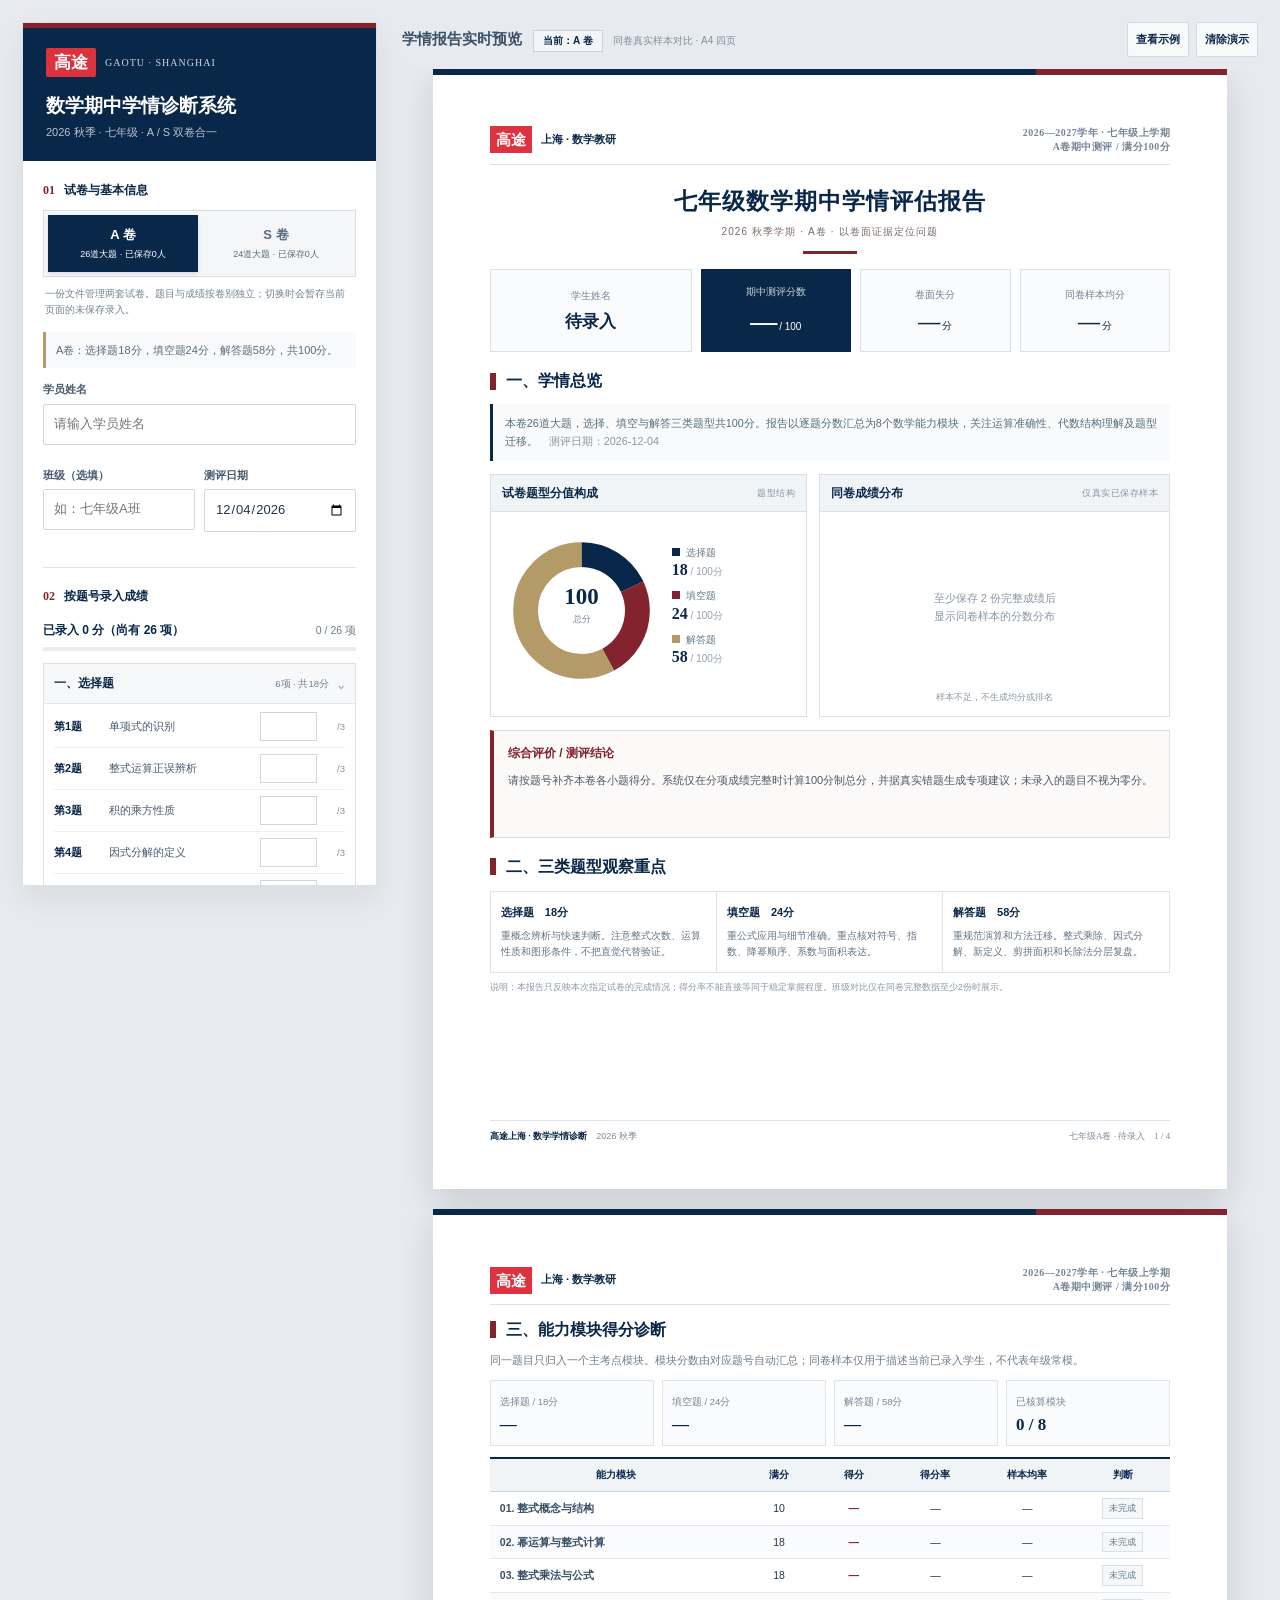
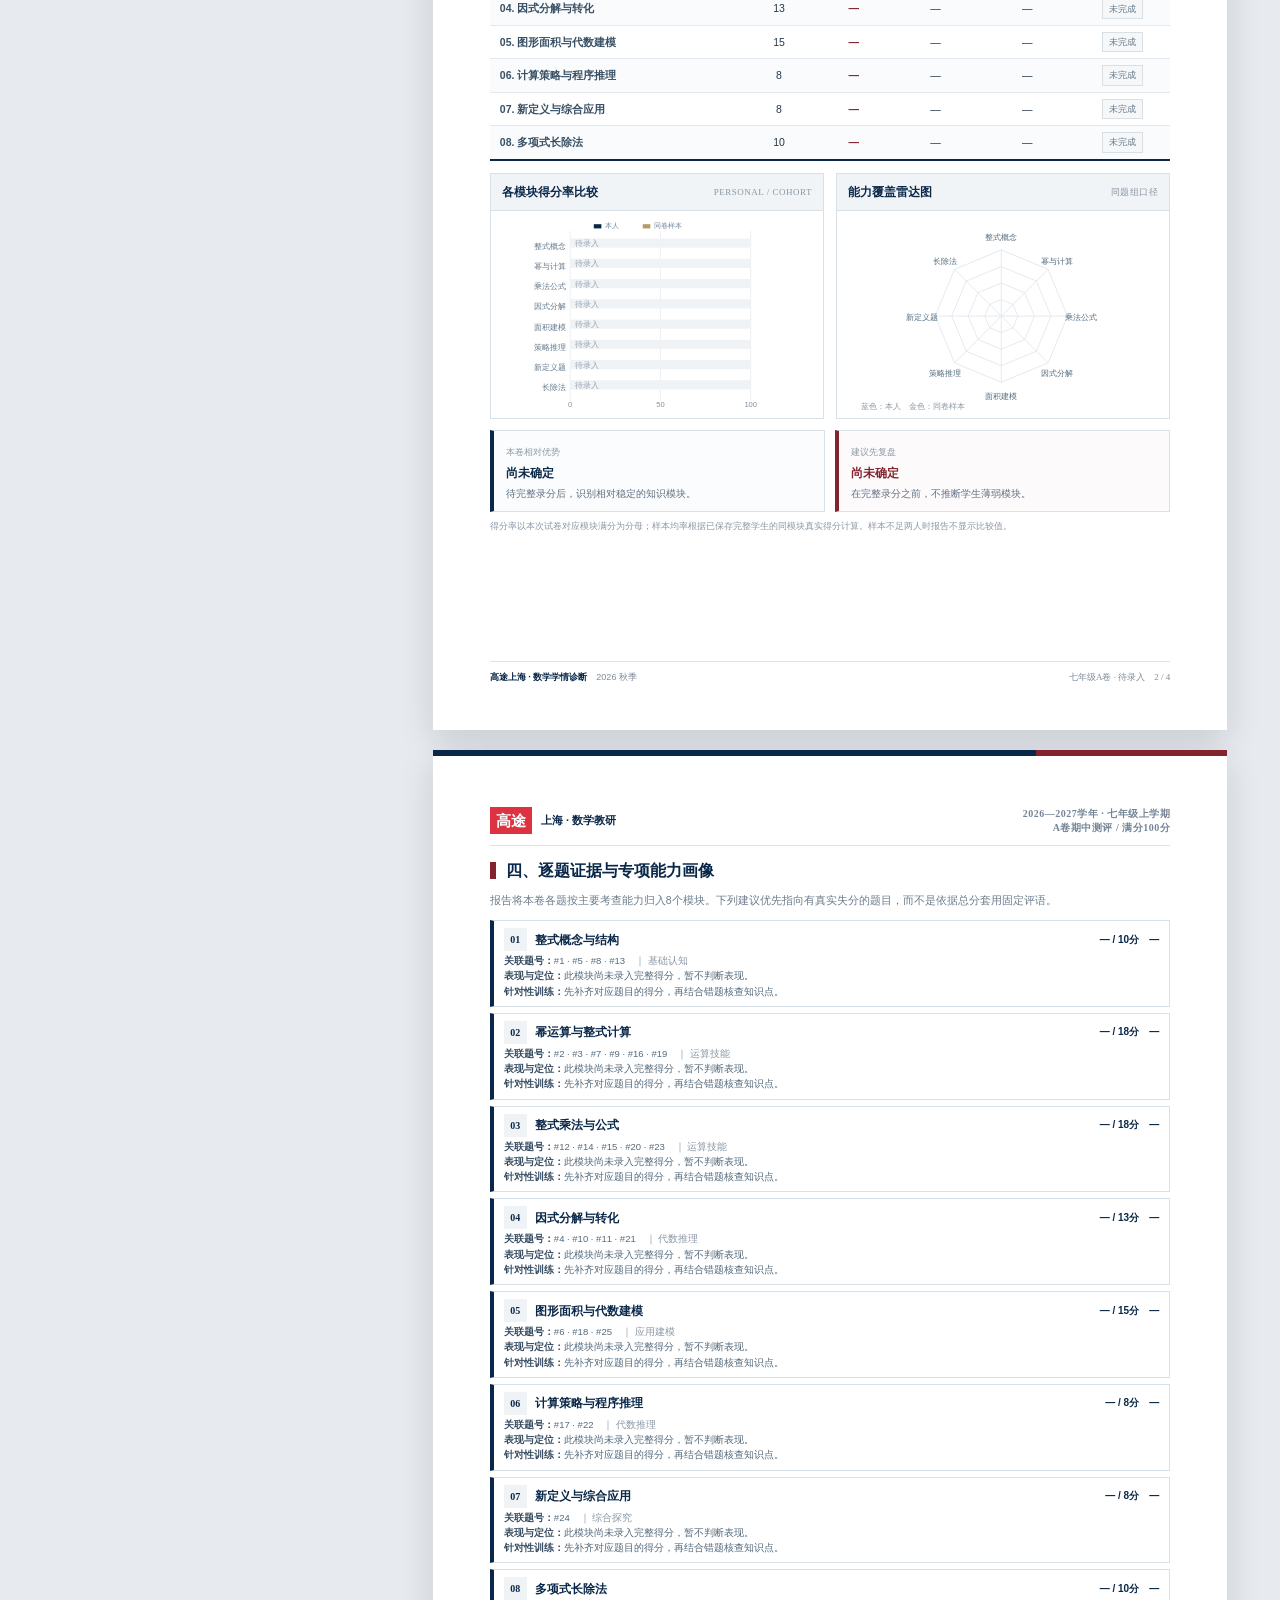
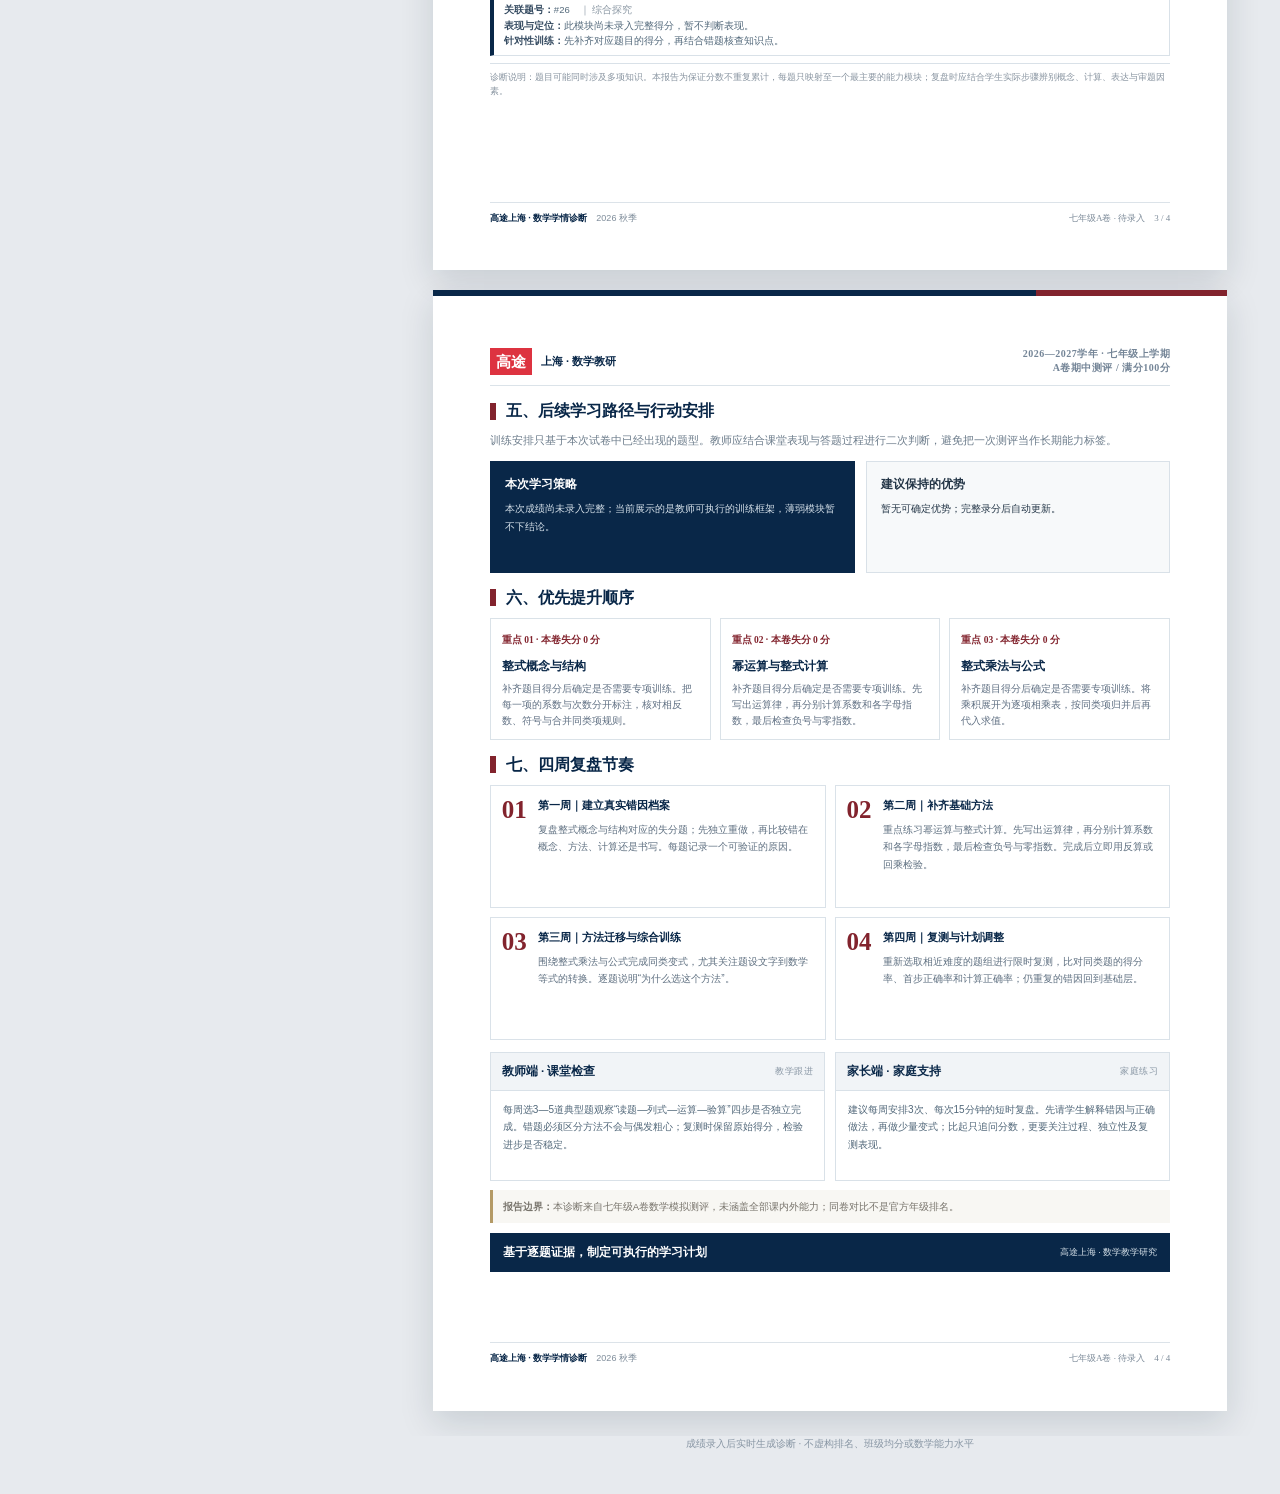
<file: reports/grade7-math-midterm-as-2026.html>
<!doctype html><html lang="zh-CN"><head><meta charset="utf-8"><meta name="viewport" content="width=device-width, initial-scale=1"><title>高途上海｜七年级数学期中学情诊断 · A/S双卷一体</title><style>
:root{--navy:#092748;--navy2:#183857;--wine:#82232d;--gold:#b49a66;--ink:#243647;--muted:#708092;--line:#d8e1e9;--canvas:#e7eaee;--pale:#f4f6f8;--light:#fafbfc;--green:#246b57;--red:#a03a49}
*{box-sizing:border-box;-webkit-print-color-adjust:exact;print-color-adjust:exact}
html{scroll-behavior:smooth}body{margin:0;background:var(--canvas);font:13px/1.6 Arial,"PingFang SC","Microsoft YaHei","Noto Sans CJK SC",sans-serif;color:var(--ink)}button,input,textarea,select{font:inherit}button{cursor:pointer}button:disabled{opacity:.45;cursor:default}.app{display:flex;align-items:flex-start;gap:25px;max-width:1480px;margin:auto;padding:22px}.sidebar{position:sticky;top:18px;flex:0 0 355px;max-height:calc(100vh - 36px);overflow:auto;scrollbar-width:thin;border:1px solid var(--line);background:#fff;box-shadow:0 13px 30px #122c3f12}.side-banner{background:var(--navy);color:#fff;padding:20px 23px 20px;border-top:5px solid var(--wine)}.markline{display:flex;align-items:center;gap:9px}.brand{background:#da333e;color:#fff;line-height:1;font-weight:900;font-size:17px;padding:6px 8px;border-radius:2px}.brandcap{font:10px Georgia,serif;letter-spacing:1px;color:#ccd6e1}.side-banner h1{font-size:19px;line-height:1.35;margin:16px 0 5px}.side-banner p{margin:0;color:#b7c6d6;font-size:11px}.side-body{padding:20px}.area-label{margin:0 0 10px;color:var(--navy);font-size:12px;font-weight:800;display:flex;align-items:center;gap:9px}.area-label span{font:700 12px Georgia,serif;color:var(--wine)}.area-label.bordered{margin-top:24px;border-top:1px solid #e1e6eb;padding-top:19px}.mode-switch{display:flex;gap:3px;padding:4px;background:#f4f6f8;border:1px solid #d7dfe6}.mode-switch button{flex:1;background:transparent;border:0;padding:10px 3px;color:#586b7b;font-weight:800;font-size:13px}.mode-switch button.active{background:var(--navy);color:#fff;box-shadow:0 2px 4px #001e321c}.mode-switch small{display:block;font-weight:500;font-size:9px;margin-top:1px}.context-note{background:#f8f9fa;color:#5b6c7d;border-left:3px solid var(--gold);font-size:11px;line-height:1.7;margin:13px 0;padding:9px 10px}.input-field{margin:11px 0}.input-field label{display:block;margin-bottom:5px;color:#46596c;font-weight:700;font-size:11px}.input-field input,.input-field select,textarea{display:block;border:1px solid #ccd6e0;color:#20364b;background:white;border-radius:2px;padding:9px 10px;width:100%;outline:0}.input-field input:focus,.input-field select:focus,textarea:focus,.question-row input:focus{border-color:#587f9f;box-shadow:0 0 0 2px #dce9f3}.input-grid{display:grid;grid-template-columns:1fr 1fr;gap:9px}.input-grid .input-field{min-width:0}.score-top{display:flex;justify-content:space-between;align-items:baseline;margin:15px 0 7px}.score-top strong{color:var(--navy);font-size:12px}.score-top span{color:#6b7c8c;font-size:10.5px}.progressline{height:4px;background:#e7ecef;margin-bottom:12px}.progressline i{display:block;background:var(--wine);height:100%;width:0;transition:width .15s}.exam-sect{border:1px solid #dce2e8;margin-bottom:8px;background:#fff}.exam-sect summary{list-style:none;cursor:pointer;display:flex;align-items:center;justify-content:space-between;background:#f6f8fa;padding:10px 10px;gap:8px;border-bottom:1px solid #e1e6eb}.exam-sect summary::-webkit-details-marker{display:none}.exam-sect summary:after{content:'⌄';color:#607589;font-size:15px;line-height:1}.exam-sect:not([open]) summary{border-bottom:0}.exam-sect:not([open]) summary:after{content:'›'}.exam-sect summary b{font-size:11.5px;color:var(--navy)}.exam-sect summary small{font-size:9.5px;color:#718294;font-weight:400;margin-left:auto}.qrows{padding:2px 10px 5px}.question-row{display:flex;align-items:center;gap:7px;padding:6px 0;border-bottom:1px solid #edf0f2;min-height:39px}.question-row:last-child{border-bottom:0}.qcode{width:48px;flex:0 0 48px;color:var(--navy);font-weight:800;font-size:11px}.qname{flex:1;min-width:0;font-size:10.7px;line-height:1.4;color:#465a6d}.qname small{display:block;font-size:9px;color:#94a0ac}.question-row input{width:57px;flex:0 0 57px;height:29px;outline:0;border:1px solid #cdd6df;background:#fff;text-align:center;font-size:12px;color:var(--navy);font-weight:800;padding:2px}.question-row.invalid input{border-color:#bc5661;background:#fff5f5}.question-row label.points{font-size:9.5px;color:#81909d;width:21px;text-align:right;flex:0 0 21px}.btn{border-radius:2px;border:1px solid #d3dce3;background:#f7f9fa;color:var(--navy);font-size:11px;font-weight:800;padding:10px 12px;transition:filter .15s;line-height:1.5}.btn:hover{filter:brightness(.96)}.btn.primary{background:var(--navy);border-color:var(--navy);color:#fff}.btn.wine{background:var(--wine);border-color:var(--wine);color:white}.btn.outline{background:#fff;border-color:#8198aa}.btn.block{display:block;width:100%;margin-bottom:8px}.btn.small{padding:8px}.row-buttons{display:grid;grid-template-columns:1fr 1fr;gap:8px}.subtle-action{display:block;font-size:11px;background:none;border:0;text-decoration:underline;text-align:left;color:var(--wine);padding:11px 0 5px}.hint{font-size:10.5px;line-height:1.7;color:#738394;margin:7px 0 12px}.formnotice{font-size:10.5px;min-height:12px;color:#256550;line-height:1.55;margin:8px 0}.formnotice.error{color:var(--red)}.batch-paste{min-height:90px;max-height:220px;resize:vertical;font:11px/1.55 Consolas,"PingFang SC",sans-serif}.tiny-info{border:1px solid #e1e7ec;background:#f7f9fa;color:#586c7f;font-size:10px;line-height:1.6;padding:10px 11px;margin:11px 0}.warning-box{background:#fdf7f7;border-left:3px solid var(--wine);font-size:10px;line-height:1.6;color:#7b454d;padding:9px 11px;margin:10px 0}.private-tip{background:#faf8f2;border-left:3px solid var(--gold);font-size:10px;color:#756c5a;line-height:1.65;padding:9px 11px;margin-top:12px}.live{flex:1;min-width:0}.stagehead{display:flex;justify-content:space-between;align-items:center;margin-bottom:12px;gap:12px}.stagehead strong{font-size:15px;color:#3b5167}.stagehead small{font-size:10px;color:#82909f;margin-left:10px}.stageactions{display:flex;gap:7px}.stage{display:flex;justify-content:center;overflow-x:auto;padding-bottom:5px}.page-root{width:210mm;flex:0 0 210mm}.previewfoot{text-align:center;color:#8795a3;font-size:10px;margin-bottom:20px}.bulk-root{display:none}
/* Four carefully controlled A4 sheets, same report language as the reference */
.report-page{width:210mm;height:296.5mm;background:white;margin:0 auto 20px;padding:13.5mm 15mm 14mm;position:relative;overflow:hidden;box-shadow:0 12px 33px #0a213023;break-inside:avoid;page-break-inside:avoid}.report-page .topbar{position:absolute;top:0;left:0;right:0;height:6px;background:linear-gradient(90deg,var(--navy) 0%,var(--navy) 76%,var(--wine) 76%,var(--wine) 100%)}.report-page .rhead{display:flex;justify-content:space-between;align-items:center;border-bottom:1px solid #dbe3e9;padding:6px 0 10px}.rbrand{display:flex;align-items:center;gap:9px}.rbrand b{background:#dd3340;color:white;font-size:15px;font-weight:900;padding:3px 6px;line-height:1.4}.rbrand span{font-size:11px;font-weight:800;color:var(--navy)}.rhead .headright{font:700 10px Georgia,serif;color:#748597;letter-spacing:.5px;text-align:right}.rtitle{text-align:center;margin:18px 0 15px}.rtitle h1{font-weight:850;color:var(--navy);font-size:23px;letter-spacing:1px;margin:0 0 5px}.rtitle .rsub{margin:0;color:#7b6d68;font-size:10px;letter-spacing:1.1px}.rtitle .underline{width:54px;height:3px;background:var(--wine);margin:11px auto 0}.rfoot{position:absolute;left:15mm;right:15mm;bottom:12mm;padding-top:8px;border-top:1px solid #dce3e9;display:flex;justify-content:space-between;gap:8px;color:#7e8c9a;font-size:9px;white-space:nowrap}.rfoot b{color:var(--navy)}.rfoot .fpg{font-family:Georgia,serif}.pageheading{display:flex;align-items:center;gap:10px;font-size:16px;font-weight:850;color:var(--navy);margin:16px 0 10px}.pageheading:before{content:'';display:block;width:6px;height:17px;background:var(--wine)}.minor{font-size:10.5px;color:#6c7c8b;line-height:1.7;margin:0 0 12px}.light-panel{background:#f8fafb;border-left:3px solid var(--navy);padding:10px 12px;margin-bottom:13px;font-size:10.8px;color:#596d7d;line-height:1.7}.kpis{display:grid;grid-template-columns:1.34fr 1fr 1fr 1fr;gap:9px;margin-bottom:15px}.kpi{border:1px solid #d8e1e8;background:#fafbfc;min-height:83px;padding:13px 9px;display:flex;flex-direction:column;align-items:center;justify-content:center;text-align:center}.kpi small{font-size:9.5px;color:#718092;margin-bottom:7px}.kpi strong{font:bold 22px Georgia,"PingFang SC",serif;color:var(--navy);line-height:1.15}.kpi strong.sm{font:bold 17px Arial,"PingFang SC",sans-serif;max-width:145px;overflow:hidden;text-overflow:ellipsis;white-space:nowrap}.kpi strong em{font:normal 10px Arial,sans-serif;margin-left:2px;font-style:normal}.kpi.emphasis{background:var(--navy);border-color:var(--navy)}.kpi.emphasis small{color:#c9d5df}.kpi.emphasis strong{color:white;font-size:27px}.block{background:white;border:1px solid #d9e1e8}.blockhead{display:flex;justify-content:space-between;align-items:center;gap:10px;padding:9px 11px;background:#f1f4f7;border-bottom:1px solid #d9e1e8}.blockhead b{font-size:11.5px;color:var(--navy)}.blockhead small{font-size:9px;color:#8896a4;letter-spacing:.5px;font-family:Georgia,serif}.pg1graphs{display:grid;grid-template-columns:.95fr 1.05fr;gap:12px;margin-top:6px;margin-bottom:13px}.pg1graphs .block{height:243px}.pieinside{height:198px;padding:11px 8px;display:flex;gap:8px;align-items:center}.pieinside svg{flex:0 0 165px;width:165px;height:165px}.pielegend{flex:1;min-width:0}.pielegend div{margin-bottom:10px;font-size:10px;line-height:1.45;color:#657a89}.pielegend div i{display:inline-block;width:8px;height:8px;margin-right:6px}.pielegend div b{display:block;color:var(--navy);font:bold 16px Georgia,serif;margin:1px 0}.cohortbox{padding:13px 13px 8px;text-align:center}.cohortbox svg{height:156px;width:100%;max-width:360px}.caption{text-align:center;color:#8796a3;font-size:9px;line-height:1.5;margin-top:1px}.summary{border-left:4px solid var(--wine);border-top:1px solid #eadcde;border-bottom:1px solid #eadcde;border-right:1px solid #eadcde;background:#fcf9f9;padding:12px 14px;min-height:108px;margin:10px 0}.summary b{color:var(--wine);font-size:12px}.summary p{font-size:11px;line-height:1.82;color:#4b5a68;margin:7px 0 0}.scopecol{display:grid;grid-template-columns:repeat(3,1fr);border:1px solid #dce4eb;margin-top:12px}.scopecol>div{padding:12px 10px;border-right:1px solid #dce4eb}.scopecol>div:last-child{border-right:0}.scopecol b{display:block;font-size:11px;color:var(--navy);margin-bottom:6px}.scopecol p{font-size:9.5px;line-height:1.68;color:#637384;margin:0}.pg1note{font-size:9px;line-height:1.6;color:#8a97a4;margin:7px 0 0}.pg2 .pageheading{margin:12px 0 9px}.pg2 .minor{margin-bottom:10px}.ribbongrid{display:grid;grid-template-columns:repeat(4,1fr);gap:8px;margin-bottom:11px}.ribbonbox{background:#fafbfc;border:1px solid #dce3ea;padding:10px 9px}.ribbonbox small{color:#778798;font-size:9.5px}.ribbonbox strong{display:block;color:var(--navy);font:bold 17px Georgia,serif;margin-top:4px}.data-table{width:100%;border-collapse:collapse;table-layout:fixed;border-top:2px solid var(--navy);border-bottom:2px solid var(--navy);font-size:10.5px}.data-table th{text-align:center;color:var(--navy);background:#f0f4f7;border-bottom:1px solid #c9d7e2;padding:8px 4px;font-size:10px}.data-table td{border-bottom:1px solid #e5e9ee;text-align:center;padding:6px 4px}.data-table tr:last-child td{border:0}.data-table td:first-child{text-align:left;padding-left:10px;font-weight:700;color:#384f64}.data-table tbody tr:nth-child(even){background:#fafbfc}.data-table td.red{color:var(--wine);font-weight:800}.status{font-size:9px;display:inline-block;padding:2px 6px;border:1px solid #d8e0e6;background:#f5f7f8;color:#65798b;white-space:nowrap}.status.good{background:#eef7f3;color:#245f50;border-color:#d3e8de}.status.mid{background:#fff9ec;color:#85672f;border-color:#f1e2ba}.status.bad{background:#fdf2f3;color:#913b49;border-color:#efd9dd}.pg2graphs{display:grid;grid-template-columns:1fr 1fr;gap:12px;margin-top:12px}.pg2graphs .block{height:246px}.graphin{padding:9px 10px 0}.graphin svg{width:100%;height:194px}.focusrow{display:grid;grid-template-columns:1fr 1fr;gap:10px;margin-top:11px}.focuspanel{border:1px solid #d8e0e8;border-left:4px solid var(--navy);padding:10px 12px;background:#fbfcfd;min-height:79px}.focuspanel.weak{border-left-color:var(--wine);background:#fdfafb}.focuspanel small{font-size:9px;color:#8b99a5}.focuspanel b{font-size:11.5px;color:var(--navy);display:block;margin:3px 0}.focuspanel.weak b{color:var(--wine)}.focuspanel p{font-size:9.5px;line-height:1.6;margin:0;color:#5f7080}.pg3 .pageheading{margin:12px 0 9px}.pg3 .minor{margin-bottom:10px}.cards{display:flex;flex-direction:column;gap:7px}.module-card{padding:9px 11px 7px;border:1px solid #d9e1e8;border-left:4px solid var(--navy);background:white;min-height:88px;break-inside:avoid}.module-card.weak{border-left-color:var(--wine);background:#fffcfc}.moduleline{display:flex;align-items:center;gap:8px;margin-bottom:5px;min-width:0}.module-number{width:23px;height:23px;flex:0 0 23px;display:flex;align-items:center;justify-content:center;background:#f0f3f6;font:bold 10px Georgia,serif;color:var(--navy)}.moduleline h3{font-size:11.5px;color:var(--navy);margin:0;flex:1}.moduleline .modpoints{font-size:10px;color:var(--navy);font-weight:800}.modtext{font-size:9.8px;line-height:1.6;color:#53697b}.modtext p{margin:2px 0}.modtext b{color:#344a60}.closingnote{font-size:9px;line-height:1.6;color:#8894a0;padding-top:9px;margin-top:11px;border-top:1px solid #d9e1e8}.pg4 .pageheading{margin:12px 0 8px}.pg4 .minor{margin-bottom:11px}.hero{display:grid;grid-template-columns:1.2fr 1fr;gap:11px;margin-bottom:9px}.herobox{min-height:112px;border:1px solid #d9e1e8;background:#f7f9fa;padding:13px 14px}.herobox.accent{background:var(--navy);color:white;border-color:var(--navy)}.herobox h3{font-size:11.5px;margin:0 0 7px}.herobox p{font-size:10.3px;line-height:1.75;margin:0}.herobox.accent p{color:#d6e1ea}.prioritygrid{display:grid;grid-template-columns:repeat(3,1fr);gap:9px;margin-bottom:12px}.priorcard{min-height:108px;border:1px solid #dae2e8;background:#fff;padding:10px 11px}.priorcard small{font:700 9.5px Georgia,serif;color:var(--wine)}.priorcard h4{font-size:11.5px;color:var(--navy);margin:7px 0 5px}.priorcard p{font-size:9.7px;color:#607083;line-height:1.65;margin:0}.plansteps{display:grid;grid-template-columns:repeat(2,1fr);gap:9px;margin-bottom:12px}.planstep{border:1px solid #dae2e9;min-height:123px;padding:11px;display:flex;gap:11px;background:white}.planstep .number{font:bold 25px Georgia,serif;color:var(--wine);line-height:1}.planstep h4{font-size:11px;color:var(--navy);margin:0 0 6px}.planstep p{font-size:10px;line-height:1.75;color:#5f7081;margin:0}.followup{display:grid;grid-template-columns:1fr 1fr;gap:10px;margin-bottom:9px}.followup .block{min-height:129px}.followup .body{padding:10px 12px;font-size:10px;color:#52687a;line-height:1.75}.footnote{border-left:3px solid var(--gold);background:#f8f7f3;font-size:9.5px;color:#77736b;line-height:1.6;padding:9px 10px}.signoff{margin-top:10px;display:flex;justify-content:space-between;align-items:center;background:var(--navy);color:#fff;padding:10px 13px}.signoff b{font-size:11.5px}.signoff small{font-size:9px;color:#d5e0e8}
.demo-tag{font-size:9px;color:var(--wine);font-weight:800;margin-left:3px}
.pg3 .cards{gap:6px}.pg3 .module-card{min-height:79px;padding:7px 10px 6px}.pg3 .moduleline{margin-bottom:3px}.pg3 .modtext{font-size:9.5px;line-height:1.5}.pg3 .modtext p{margin:1px 0}.pg3 .closingnote{margin-top:7px;padding-top:6px;font-size:8.8px}
@media(max-width:1150px){.app{padding:13px;gap:15px}.sidebar{flex-basis:322px}.side-body{padding:16px}}@media(max-width:940px){.app{display:block}.sidebar{position:static;max-height:none;width:100%;margin-bottom:20px}.stage{justify-content:flex-start}.live{overflow:hidden}}
@media print{
 @page{size:A4 portrait;margin:0}
 html,body{background:#fff!important;margin:0!important;padding:0!important}
 .app{display:block!important;margin:0!important;padding:0!important;max-width:none!important}
 .sidebar,.stagehead,.previewfoot{display:none!important}
 .live,.stage,.page-root{display:block!important;margin:0!important;padding:0!important;max-width:none!important;overflow:visible!important;width:210mm!important}
 .report-page{width:210mm!important;height:296.5mm!important;min-height:0!important;margin:0!important;border:0!important;box-shadow:none!important;break-before:auto!important;page-break-before:auto!important;break-after:page!important;page-break-after:always!important;break-inside:avoid!important;page-break-inside:avoid!important}
 .report-page:last-child{break-after:auto!important;page-break-after:auto!important}
 body.print-bulk .live{display:none!important}
 body.print-bulk #printRoot{display:block!important;width:210mm!important;margin:0!important;padding:0!important}
 body.print-bulk #printRoot .report-page{break-after:page!important;page-break-after:always!important}
 body.print-bulk #printRoot .report-page:last-child{break-after:auto!important;page-break-after:auto!important}
}
body.exporting-pdf .app{display:none!important}body.exporting-pdf .download-stage{display:block!important;width:210mm!important;margin:0!important;padding:0!important;background:#fff!important}body.exporting-pdf .download-stage .report-page{width:210mm!important;height:296.5mm!important;margin:0!important;min-height:0!important;box-shadow:none!important;break-before:auto!important;break-after:auto!important;page-break-before:auto!important;page-break-after:auto!important;break-inside:auto!important;page-break-inside:auto!important}
.paper-help{margin:9px 2px 10px;color:#708193;font-size:10px;line-height:1.65}.paper-indicator{display:inline-block;margin-left:11px;border:1px solid #c7d3dd;background:#f3f6f8;color:var(--navy);font-weight:800;padding:2px 9px;font-size:10px;vertical-align:middle}@media(max-width:600px){.stagehead{align-items:flex-start;flex-direction:column}.stagehead small{margin-left:0;display:block;margin-top:6px}}
</style></head><body><div class="app">
 <aside class="sidebar">
  <header class="side-banner"><div class="markline"><span class="brand">高途</span><span class="brandcap">GAOTU · SHANGHAI</span></div><h1>数学期中学情诊断系统</h1><p>2026 秋季 · 七年级 · A / S 双卷合一</p></header>
  <div class="side-body">
   <h2 class="area-label"><span>01</span> 试卷与基本信息</h2>
   <div class="mode-switch" role="group" aria-label="选择七年级数学试卷"><button id="tabA" type="button" data-paper="A" aria-pressed="true">A 卷<small>26道大题</small></button><button id="tabS" type="button" data-paper="S" aria-pressed="false">S 卷<small>24道大题</small></button></div><p class="paper-help">一份文件管理两套试卷。题目与成绩按卷别独立；切换时会暂存当前页面的未保存录入。</p>
   <div id="paperNote" class="context-note"></div>
   <div class="input-field"><label for="studentName">学员姓名</label><input id="studentName" placeholder="请输入学员姓名" autocomplete="off" maxlength="30"></div>
   <div class="input-grid"><div class="input-field"><label for="className">班级（选填）</label><input id="className" autocomplete="off" placeholder="如：七年级A班" maxlength="40"></div><div class="input-field"><label for="reportDate">测评日期</label><input id="reportDate" type="date"></div></div>
   <h2 class="area-label bordered"><span>02</span> 按题号录入成绩</h2>
   <div class="score-top"><strong id="scoreSum">已录入 0 分</strong><span id="scoreCount">0 / 26 题</span></div><div class="progressline"><i id="completionBar"></i></div>
   <div id="questionForms"></div>
   <div id="rubricWarning" class="warning-box" hidden></div>
   <div class="row-buttons"><button id="saveBtn" class="btn primary" type="button">保存 / 更新学生</button><button id="newBtn" class="btn" type="button">新建学生</button></div>
   <div id="formMsg" class="formnotice" role="status" aria-live="polite"></div>
   <h2 class="area-label bordered"><span>03</span> 批量导入成绩</h2>
   <p class="hint">支持从 Excel 按标准表头复制粘贴；也可导入 .xlsx 或 .csv。逐题检查满分，只有成绩完整的学生才进入班级统计。</p>
   <textarea id="pasteBox" class="batch-paste" placeholder="姓名　班级　第1题　第2题 …\n可直接粘贴 Excel 多行数据"></textarea>
   <div class="row-buttons"><button id="pasteBtn" class="btn outline" type="button">导入粘贴数据</button><label class="btn outline" style="text-align:center;cursor:pointer">上传表格<input id="fileUpload" type="file" accept=".xlsx,.csv,.tsv,.txt,.xls" style="display:none"></label></div>
   <button id="templateBtn" class="subtle-action" type="button">下载本卷逐题录分模板（CSV）</button>
   <div id="importMsg" class="formnotice" role="status" aria-live="polite"></div>
   <h2 class="area-label bordered"><span>04</span> 学生与班级数据</h2>
   <div id="dataStats" class="tiny-info"></div>
   <div class="input-field"><label for="studentSelect">已保存学生</label><select id="studentSelect"><option value="">选择一名学生</option></select></div>
   <div class="input-field"><label for="compareMode">报告对比样本</label><select id="compareMode"><option value="all">同卷全部已录入学生</option><option value="same">仅同班学生（需填写班级）</option></select></div>
   <div class="row-buttons"><button id="deleteBtn" class="btn" type="button">删除当前学生</button><button id="clearBtn" class="btn" type="button">清空本卷记录</button></div>
   <button id="exportCSVBtn" class="subtle-action" type="button">导出本卷全部逐题成绩（CSV备份）</button>
   <div class="private-tip">本工具默认在本机浏览器储存成绩，不向服务器上传。使用公共电脑时，请先导出 CSV 备份，再清除本地记录。</div>
   <h2 class="area-label bordered"><span>05</span> 报告导出</h2>
   <button id="printOne" class="btn primary block" type="button">打印当前学生 / 保存 PDF</button>
   <button id="printAll" class="btn wine block" type="button">批量打印全部学生报告</button>
   <button id="exportOne" class="btn outline block" type="button">直接导出当前学生 PDF（联网）</button>
   <button id="exportSeparate" class="btn outline block" type="button">逐人导出独立 PDF（联网）</button>
   <p class="hint">每名学生固定 A4 纵向四页。浏览器“打印 / 另存 PDF”可离线使用；直接导出时将四张 A4 分别渲染、逐页写入 PDF，避免自动分页插入空白页。</p>
   <div id="exportMsg" class="formnotice" role="status" aria-live="polite"></div>
  </div>
 </aside>
 <main class="live">
  <div class="stagehead"><div><strong>学情报告实时预览</strong><span id="activePaperFlag" class="paper-indicator" aria-live="polite">A 卷</span><small>同卷真实样本对比 · A4 四页</small></div><div class="stageactions"><button id="demoBtn" type="button" class="btn small">查看示例</button><button id="resetBtn" type="button" class="btn small">清除演示</button></div></div>
  <div class="stage"><div id="reportRoot" class="page-root"></div></div>
  <div class="previewfoot">成绩录入后实时生成诊断 · 不虚构排名、班级均分或数学能力水平</div>
 </main>
</div>
<div id="printRoot" class="bulk-root"></div><script>
'use strict';
const CONF={"A":{"name":"A 卷","title":"七年级数学期中学情诊断 · A卷","details":"26道大题｜6道选择、12道填空、8道解答；题目集中考查整式运算、乘法公式、因式分解及图形面积建模。","note":"A卷：选择题18分，填空题24分，解答题58分，共100分。","warning":"","items":[{"id":"1","max":3,"name":"单项式的识别","module":0,"section":"选择题","topic":"单项式的识别"},{"id":"2","max":3,"name":"整式运算正误辨析","module":1,"section":"选择题","topic":"整式运算正误辨析"},{"id":"3","max":3,"name":"积的乘方性质","module":1,"section":"选择题","topic":"积的乘方性质"},{"id":"4","max":3,"name":"因式分解的定义","module":3,"section":"选择题","topic":"因式分解的定义"},{"id":"5","max":3,"name":"整式的次数","module":0,"section":"选择题","topic":"整式的次数"},{"id":"6","max":3,"name":"正方形中的阴影面积","module":4,"section":"选择题","topic":"正方形中的阴影面积"},{"id":"7","max":2,"name":"积的乘方与幂的计算","module":1,"section":"填空题","topic":"积的乘方与幂的计算"},{"id":"8","max":2,"name":"多项式按字母降幂排列","module":0,"section":"填空题","topic":"多项式按字母降幂排列"},{"id":"9","max":2,"name":"幂运算综合","module":1,"section":"填空题","topic":"幂运算综合"},{"id":"10","max":2,"name":"因式分解与系数比较","module":3,"section":"填空题","topic":"因式分解与系数比较"},{"id":"11","max":2,"name":"分组提公因式","module":3,"section":"填空题","topic":"分组提公因式"},{"id":"12","max":2,"name":"完全平方公式求参数","module":2,"section":"填空题","topic":"完全平方公式求参数"},{"id":"13","max":2,"name":"多项式错加错减","module":0,"section":"填空题","topic":"多项式错加错减"},{"id":"14","max":2,"name":"整式乘积的缺项条件","module":2,"section":"填空题","topic":"整式乘积的缺项条件"},{"id":"15","max":2,"name":"三项式完全平方展开","module":2,"section":"填空题","topic":"三项式完全平方展开"},{"id":"16","max":2,"name":"多项式除以单项式","module":1,"section":"填空题","topic":"多项式除以单项式"},{"id":"17","max":2,"name":"运算程序与逆向运算","module":5,"section":"填空题","topic":"运算程序与逆向运算"},{"id":"18","max":2,"name":"长方形卡片拼接面积","module":4,"section":"填空题","topic":"长方形卡片拼接面积"},{"id":"19","max":6,"name":"单项式乘方与混合运算","module":1,"section":"解答题","topic":"单项式乘方与混合运算"},{"id":"20","max":6,"name":"平方差公式与整式乘法","module":2,"section":"解答题","topic":"平方差公式与整式乘法"},{"id":"21","max":6,"name":"十字相乘法因式分解","module":3,"section":"解答题","topic":"十字相乘法因式分解"},{"id":"22","max":6,"name":"平方差公式巧算","module":5,"section":"解答题","topic":"平方差公式巧算"},{"id":"23","max":6,"name":"整式化简求值","module":2,"section":"解答题","topic":"整式化简求值"},{"id":"24","max":8,"name":"“智慧数”新定义应用","module":6,"section":"解答题","topic":"“智慧数”新定义应用"},{"id":"25","max":10,"name":"卡纸剪拼与阴影面积模型","module":4,"section":"解答题","topic":"卡纸剪拼与阴影面积模型"},{"id":"26","max":10,"name":"长除法分解因式与参数","module":7,"section":"解答题","topic":"长除法分解因式与参数"}]},"S":{"name":"S 卷","title":"七年级数学期中学情诊断 · S卷","details":"24道大题｜6道选择、12道填空、6道解答；第19题包含4小问，另有换元与分组分解综合题。","note":"S卷：选择题18分，填空题24分，解答题58分。第19大题总分12分，暂按4小问各3分录入。","warning":"评分口径提示：原S卷第19题题干标12分，但所附解析仍保留各小题6分的旧标注。本系统为保证卷面满分100分，暂将四小问各按3分录入。正式使用请核对学校的最终评分细则。","items":[{"id":"1","max":3,"name":"单项式的识别","module":0,"section":"选择题","topic":"单项式的识别"},{"id":"2","max":3,"name":"整式运算正误辨析","module":1,"section":"选择题","topic":"整式运算正误辨析"},{"id":"3","max":3,"name":"积的乘方性质","module":1,"section":"选择题","topic":"积的乘方性质"},{"id":"4","max":3,"name":"因式分解的定义","module":3,"section":"选择题","topic":"因式分解的定义"},{"id":"5","max":3,"name":"整式的次数","module":0,"section":"选择题","topic":"整式的次数"},{"id":"6","max":3,"name":"正方形中的阴影面积","module":4,"section":"选择题","topic":"正方形中的阴影面积"},{"id":"7","max":2,"name":"积的乘方与幂的计算","module":1,"section":"填空题","topic":"积的乘方与幂的计算"},{"id":"8","max":2,"name":"多项式按字母降幂排列","module":0,"section":"填空题","topic":"多项式按字母降幂排列"},{"id":"9","max":2,"name":"幂运算综合","module":1,"section":"填空题","topic":"幂运算综合"},{"id":"10","max":2,"name":"因式分解与系数比较","module":3,"section":"填空题","topic":"因式分解与系数比较"},{"id":"11","max":2,"name":"分组提公因式","module":3,"section":"填空题","topic":"分组提公因式"},{"id":"12","max":2,"name":"完全平方公式求参数","module":2,"section":"填空题","topic":"完全平方公式求参数"},{"id":"13","max":2,"name":"多项式错加错减","module":0,"section":"填空题","topic":"多项式错加错减"},{"id":"14","max":2,"name":"整式乘积的缺项条件","module":2,"section":"填空题","topic":"整式乘积的缺项条件"},{"id":"15","max":2,"name":"三项式完全平方展开","module":2,"section":"填空题","topic":"三项式完全平方展开"},{"id":"16","max":2,"name":"多项式除以单项式","module":1,"section":"填空题","topic":"多项式除以单项式"},{"id":"17","max":2,"name":"运算程序与逆向运算","module":5,"section":"填空题","topic":"运算程序与逆向运算"},{"id":"18","max":2,"name":"长方形卡片拼接面积","module":4,"section":"填空题","topic":"长方形卡片拼接面积"},{"id":"19-1","max":3,"name":"幂与单项式综合计算","module":1,"section":"解答题","topic":"幂与单项式综合计算"},{"id":"19-2","max":3,"name":"平方差公式与整式乘法","module":2,"section":"解答题","topic":"平方差公式与整式乘法"},{"id":"19-3","max":3,"name":"十字相乘因式分解","module":3,"section":"解答题","topic":"十字相乘因式分解"},{"id":"19-4","max":3,"name":"平方差公式巧算","module":5,"section":"解答题","topic":"平方差公式巧算"},{"id":"20","max":6,"name":"整式化简与代数求值","module":2,"section":"解答题","topic":"整式化简与代数求值"},{"id":"21","max":8,"name":"“智慧数”新定义应用","module":6,"section":"解答题","topic":"“智慧数”新定义应用"},{"id":"22","max":10,"name":"卡纸剪拼与阴影面积模型","module":4,"section":"解答题","topic":"卡纸剪拼与阴影面积模型"},{"id":"23","max":10,"name":"换元法与分组分解法","module":3,"section":"解答题","topic":"换元法与分组分解法"},{"id":"24","max":12,"name":"长除法分解因式与参数","module":7,"section":"解答题","topic":"长除法分解因式与参数"}]}};
const MODULES=[{"name":"整式概念与结构","short":"整式概念","area":"基础认知","focus":"单项式与多项式的判断、整式次数、降幂排列，以及整式加减的整体关系","base":"把每一项的系数与次数分开标注，核对相反数、符号与合并同类项规则","advanced":"训练含括号和字母参数的多项式整理，口述每一步保留的项与符号"},{"name":"幂运算与整式计算","short":"幂与计算","area":"运算技能","focus":"幂的乘方、积的乘方、同底数幂运算、单项式乘除与符号处理","base":"先写出运算律，再分别计算系数和各字母指数，最后检查负号与零指数","advanced":"对多步幂运算进行逆向检验，归纳易混运算律的适用条件"},{"name":"整式乘法与公式","short":"乘法公式","area":"运算技能","focus":"乘法公式、三项式平方、系数与指数的恒等关系及化简求值","base":"将乘积展开为逐项相乘表，按同类项归并后再代入求值","advanced":"用整体代入、配方和缺项系数判断解决代数变式"},{"name":"因式分解与转化","short":"因式分解","area":"代数推理","focus":"因式分解定义、提公因式、十字相乘、分组分解及换元思路","base":"先识别公因式和平方差，再用乘法展开检验是否分解彻底","advanced":"尝试两种分组或换元路径，并以回乘展开作为统一验算"},{"name":"图形面积与代数建模","short":"面积建模","area":"应用建模","focus":"正方形面积关系、图形拼接与阴影面积、数形结合及面积等式","base":"在图中逐块标注边长，把“整体－被遮挡”转成代数式后再化简","advanced":"尝试两种面积表达法，检验剪拼后的长宽与原图面积是否一致"},{"name":"计算策略与程序推理","short":"策略推理","area":"代数推理","focus":"运算程序的逆向追踪、平方差巧算与符号运算策略","base":"按输入→运算→输出写等式；巧算题先寻找和差配对而不是直接展开","advanced":"设计可逆的运算程序并比较直接计算与公式法的步骤"},{"name":"新定义与综合应用","short":"新定义题","area":"综合探究","focus":"“智慧数”的表示、平方和的结构识别与阅读新定义后的迁移","base":"先翻译新定义、验证例子，再用配方把目标式改写成所需结构","advanced":"自己构造符合定义的例子和反例，解释参数条件为何成立"},{"name":"多项式长除法","short":"长除法","area":"综合探究","focus":"整式长除法的降幂排列、补零占位、逐轮消项及整除关系","base":"按“排列—试商—相乘—相减—落下一项”逐格验算，特别注意减号分配","advanced":"使用“除式×商式＋余式”回乘核验，并迁移到参数与因式判断题"}];
const DEFAULT_PAPER='A';
const STORE_KEY='gaotu_g7_math_2026_midterm_v1';
const COLORS=['#092748','#82232d','#b49a66'];
const $=id=>document.getElementById(id);
const sum=arr=>arr.reduce((a,b)=>a+b,0);
const esc=x=>String(x??'').replace(/&/g,'&amp;').replace(/</g,'&lt;').replace(/>/g,'&gt;').replace(/"/g,'&quot;').replace(/'/g,'&#39;');
const fmt=x=>(x===null||x===undefined||!Number.isFinite(Number(x)))?'—':String(Math.round(Number(x)*10)/10);
const localDate=()=>{const d=new Date();return d.getFullYear()+'-'+String(d.getMonth()+1).padStart(2,'0')+'-'+String(d.getDate()).padStart(2,'0')};
const pct=x=>x===null||x===undefined?'—':x.toFixed(1)+'%';
const qtext=q=>q.id.includes('-')?q.id.split('-')[0]+'（'+q.id.split('-')[1]+'）':'第'+q.id+'题';
const qShort=q=>q.id.includes('-')?q.id.split('-')[0]+'('+q.id.split('-')[1]+')':'#'+q.id;
let paper=DEFAULT_PAPER,selected=-1,records={A:[],S:[]},draft=null,isDemo=false,dirty=false,compareMode='all';
// Independent short-term form snapshots: do not discard unsaved work when switching A/S.
const draftCache={A:null,S:null};
const paperPreferenceKey=STORE_KEY+'_active_paper';
try{const saved=JSON.parse(localStorage.getItem(STORE_KEY)||'null');for(const p of ['A','S'])if(Array.isArray(saved?.[p]))records[p]=saved[p].filter(x=>x&&x.name&&Array.isArray(x.scores));}catch(e){}
const config=()=>CONF[paper];
const blank=(p=paper)=>({name:'',className:'',date:localDate(),scores:CONF[p].items.map(()=>'')});
function valid(v,max){return v!==''&&v!==null&&v!==undefined&&Number.isFinite(Number(v))&&Number(v)>=0&&Number(v)<=max;}
function complete(s,p){return !!(s&&String(s.name||'').trim()&&Array.isArray(s.scores)&&CONF[p].items.every((q,i)=>valid(s.scores[i],q.max)));}
function scoreMath(s,p){const cfg=CONF[p],data={total:null,complete:0,raw:0,missing:[],groups:[],sections:[],byItem:[]};const all=cfg.items.map((q,i)=>{const v=s?.scores?.[i];const x=valid(v,q.max)?Number(v):null;data.byItem.push(x);if(x===null)data.missing.push(q.id);else{data.raw+=x;data.complete++}return x;});
data.total=data.missing.length===0?data.raw:null;
for(let m=0;m<MODULES.length;m++){const indices=cfg.items.map((q,i)=>q.module===m?i:-1).filter(i=>i>=0),max=sum(indices.map(i=>cfg.items[i].max)),have=indices.every(i=>all[i]!==null),points=have?sum(indices.map(i=>all[i])):null,rate=have?points/max*100:null;data.groups.push({max,points,rate,items:indices});}
for(const name of ['选择题','填空题','解答题']){const inds=cfg.items.map((q,i)=>q.section===name?i:-1).filter(i=>i>=0),max=sum(inds.map(i=>cfg.items[i].max)),have=inds.every(i=>all[i]!==null),points=have?sum(inds.map(i=>all[i])):null;data.sections.push({name,max,points,rate:have?points/max*100:null});}
return data;}
function peerData(p,s){let group=records[p].filter(x=>complete(x,p));if(compareMode==='same'){const className=String(s?.className||'').trim();group=className?group.filter(x=>String(x.className||'').trim()===className):[];}return group;}
function peerMetrics(p,s){const peers=peerData(p,s),n=peers.length,all=peers.map(x=>scoreMath(x,p));return {n,peers,mean:n>=2?sum(all.map(x=>x.total))/n:null,moduleRates:n>=2?MODULES.map((m,i)=>sum(all.map(x=>x.groups[i].points))/n/all[0].groups[i].max*100):null};}
function rankOf(s,p,peers,d){if(!complete(s,p)||peers.length<2)return null;const saved=selected>=0?records[p][selected]:null;if(!saved||saved.name!==s.name||String(saved.className||'')!==String(s.className||'')||saved.scores.some((v,i)=>Number(v)!==Number(s.scores[i])))return null;return 1+peers.filter(x=>scoreMath(x,p).total>d.total).length;}
function persist(){try{localStorage.setItem(STORE_KEY,JSON.stringify(records));return true}catch(e){msg('浏览器存储受限，建议立即导出成绩 CSV。',true);return false}}
function msg(t,bad=false,id='formMsg'){const el=$(id);el.textContent=t;el.classList.toggle('error',!!bad)}
function changePaper(p){
 if(!CONF[p])return;
 if(draft!==null&&p===paper)return;
 // Keep the active student's entered marks (even a newly created, unsaved student).
 if(draft!==null)draftCache[paper]={selected,draft:JSON.parse(JSON.stringify(draft)),isDemo,dirty};
 paper=p;
 const cached=draftCache[p];
 if(cached){
   selected=cached.selected>=0&&records[p][cached.selected]?cached.selected:-1;
   draft=JSON.parse(JSON.stringify(cached.draft));isDemo=cached.isDemo;dirty=cached.dirty;
 }else{selected=-1;draft=blank(p);isDemo=false;dirty=false;}
 for(const x of ['A','S']){
   $('tab'+x).classList.toggle('active',x===p);
   $('tab'+x).setAttribute('aria-pressed',String(x===p));
 }
 $('paperNote').textContent=CONF[p].note;
 $('rubricWarning').hidden=!CONF[p].warning;
 $('rubricWarning').textContent=CONF[p].warning;
 $('activePaperFlag').textContent='当前：'+p+' 卷';
 document.title='高途上海｜七年级数学期中学情诊断 · '+p+'卷（A/S双卷）';
 try{localStorage.setItem(paperPreferenceKey,p)}catch(e){}
 $('pasteBox').value='';createInputs();fillForm();updateRoster();render();
 msg('已切换至七年级'+p+'卷。'+(cached?'之前的录入内容已恢复。':'A、S卷学生成绩独立存储。'));
 msg('',false,'importMsg');msg('',false,'exportMsg');
}

function createInputs(){const c=config(),secs=['选择题','填空题','解答题'];$('questionForms').innerHTML=secs.map((name,k)=>{const items=c.items.map((q,i)=>({...q,index:i})).filter(q=>q.section===name);return `<details class="exam-sect" ${k===0?'open':''}><summary><b>${['一','二','三'][k]}、${name}</b><small>${items.length}项 · 共${sum(items.map(q=>q.max))}分</small></summary><div class="qrows">${items.map(q=>`<div class="question-row" data-index="${q.index}"><label class="qcode" for="score${q.index}">${esc(qtext(q))}</label><div class="qname">${esc(q.name)}</div><input aria-label="${esc(qtext(q))}得分" id="score${q.index}" type="number" inputmode="decimal" min="0" max="${q.max}" step="0.5"><label class="points" for="score${q.index}">/${q.max}</label></div>`).join('')}</div></details>`}).join('');}
function fillForm(){if(!draft)return;$('studentName').value=draft.name||'';$('className').value=draft.className||'';$('reportDate').value=draft.date||localDate();config().items.forEach((q,i)=>{const el=$('score'+i);if(el)el.value=draft.scores?.[i]??''});updateValidation();}
function updateValidation(){let have=0,raw=0;config().items.forEach((q,i)=>{const el=$('score'+i),v=el.value,ok=valid(v,q.max);if(ok){have++;raw+=Number(v)}el.closest('.question-row').classList.toggle('invalid',v!==''&&!ok)});$('scoreCount').textContent=have+' / '+config().items.length+' 项';$('scoreSum').textContent=have===config().items.length?`总分 ${fmt(raw)} / 100`:`已录入 ${fmt(raw)} 分（尚有 ${config().items.length-have} 项）`;$('completionBar').style.width=100*have/config().items.length+'%';}
function syncDraft(){draft.name=$('studentName').value.trim();draft.className=$('className').value.trim();draft.date=$('reportDate').value||localDate();draft.scores=config().items.map((q,i)=>$('score'+i).value.trim());dirty=selected>=0;isDemo=false;updateValidation();render();}
function save(){if(isDemo){msg('当前为虚构示例，请先新建学生或修改示例内容后再保存。',true);return;}syncDraft();if(!draft.name){msg('请先填写学生姓名。',true);return;}const problems=config().items.filter((q,i)=>!valid(draft.scores[i],q.max));if(problems.length){msg('尚有 '+problems.length+' 项未录入或超出满分：'+problems.slice(0,3).map(q=>qtext(q)).join('、')+'。',true);return}const store=JSON.parse(JSON.stringify(draft));const idx=selected>=0?selected:records[paper].findIndex(x=>x.name===store.name&&String(x.className||'')===store.className);if(idx>=0){records[paper][idx]=store;selected=idx;}else{records[paper].push(store);selected=records[paper].length-1}const stored=persist();dirty=false;updateRoster();render();msg(stored?'已保存 '+draft.name+' · '+fmt(scoreMath(draft,paper).total)+'分，统计已更新。':'成绩只暂存在此页面，请先导出CSV备份。',!stored);}
function newStudent(){draftCache[paper]=null;selected=-1;draft=blank();isDemo=false;dirty=false;fillForm();updateRoster();render();msg('已建立空白记录，可以开始逐题录分。');$('studentName').focus();}
function loadStudent(i){if(i===''||i===null){newStudent();return;}i=Number(i);if(!Number.isInteger(i)||!records[paper][i]){newStudent();return;}if(dirty&&selected>=0&&!confirm('当前学生有未保存修改，是否切换？')){$('studentSelect').value=String(selected);return;}selected=i;draft=JSON.parse(JSON.stringify(records[paper][i]));isDemo=false;dirty=false;fillForm();updateRoster();render();msg('正在查看 '+draft.name+' 的成绩报告。');}
function updateRoster(){for(const x of ['A','S']){const el=$('tab'+x).querySelector('small');if(el)el.textContent=(x==='A'?'26':'24')+'道大题 · 已保存'+records[x].length+'人';}const all=records[paper],peers=all.filter(x=>complete(x,paper)),mean=peers.length?sum(peers.map(x=>scoreMath(x,paper).total))/peers.length:null;$('dataStats').textContent='已保存 '+all.length+' 人 · 完整成绩 '+peers.length+' 份'+(mean!==null&&peers.length>=2?' · 同卷平均 '+fmt(mean)+' 分':' · 满两位后显示样本对比');$('studentSelect').innerHTML='<option value="">选择一名学生</option>'+all.map((s,i)=>`<option value="${i}">${esc(s.className?s.className+' · ':'')}${esc(s.name)}　${fmt(scoreMath(s,paper).total)}分</option>`).join('');$('studentSelect').value=selected>=0?String(selected):'';}
function remove(){if(selected<0||!records[paper][selected]){msg('请先选中一个已保存学生。',true);return}if(!confirm('确定删除 '+records[paper][selected].name+' 的记录吗？'))return;records[paper].splice(selected,1);draftCache[paper]=null;persist();newStudent();msg('已删除指定学生记录。');}
function clearAll(){if(!records[paper].length){msg('当前试卷暂无学生数据。');return}if(!confirm('确定清空七年级'+paper+'卷全部 '+records[paper].length+' 名学生成绩吗？操作不可撤销。'))return;records[paper]=[];draftCache[paper]=null;persist();newStudent();msg('本卷数据已清空。');}
function demo(){selected=-1;isDemo=true;dirty=false;draft={name:'示例学生',className:'七年级示例班',date:localDate(),scores:config().items.map((q,i)=>{const ratio=[1,.67,1,1,.66,0,1,.5,1,1,.5,1,0,.5,.5,1,.5,0,.66,.5,1,.5,.33,.5,1,.6,.5][i%27];return Math.round(q.max*ratio*2)/2;})};fillForm();render();updateRoster();msg('正在预览虚构示例（未保存，不参与统计）。');}
function clearDemo(){newStudent();msg('已清除演示，不影响已保存数据。');}
const band=r=>r===null?{text:'未完成',cls:''}:r>=90?{text:'表现稳定',cls:'good'}:r>=75?{text:'较好掌握',cls:'good'}:r>=60?{text:'需要巩固',cls:'mid'}:{text:'优先复盘',cls:'bad'};
function topIssues(d,p,mod,limit=2){return d.groups[mod].items.map(i=>({q:CONF[p].items[i],score:d.byItem[i]})).filter(x=>x.score!==null&&x.score<x.q.max).sort((a,b)=>(b.q.max-b.score)-(a.q.max-a.score)||a.score/a.q.max-b.score/b.q.max).slice(0,limit);}
function modulePriority(d,p){return d.groups.map((g,i)=>({i,g,m:MODULES[i],lost:g.points===null?0:g.max-g.points})).filter(x=>x.g.rate!==null).sort((a,b)=>b.lost-a.lost||a.g.rate-b.g.rate);}
function strongestModule(d){return d.groups.map((g,i)=>({i,g})).filter(x=>x.g.rate!==null).sort((a,b)=>b.g.rate-a.g.rate||b.g.max-a.g.max)[0]||null;}
function reportHead(p){return `<div class="topbar"></div><header class="rhead"><div class="rbrand"><b>高途</b><span>上海 · 数学教研</span></div><div class="headright">2026—2027学年 · 七年级上学期<br>${p}卷期中测评 / 满分100分</div></header>`;}
function title(h,sub){return `<div class="rtitle"><h1>${esc(h)}</h1><p class="rsub">${esc(sub)}</p><div class="underline"></div></div>`;}
function footer(p,name,page){return `<footer class="rfoot"><span><b>高途上海 · 数学学情诊断</b>　2026 秋季</span><span class="fpg">七年级${p}卷 · ${esc(name||'待录入')}　${page} / 4</span></footer>`;}
function headline(x){return `<h2 class="pageheading">${esc(x)}</h2>`;}
function circleSVG(){const c=2*Math.PI*61;let cum=0;const parts=[{name:'选择题',val:18,color:COLORS[0]},{name:'填空题',val:24,color:COLORS[1]},{name:'解答题',val:58,color:COLORS[2]}];return `<svg viewBox="0 0 180 180" role="img" aria-label="本卷选择题18分，填空题24分，解答题58分"><circle cx="90" cy="90" r="61" stroke="#e9eef2" stroke-width="27" fill="none"/>${parts.map(z=>{const x=`<circle cx="90" cy="90" r="61" fill="none" stroke="${z.color}" stroke-width="27" stroke-dasharray="${z.val/100*c} ${c}" stroke-dashoffset="${-cum/100*c}" transform="rotate(-90 90 90)"/>`;cum+=z.val;return x}).join('')}<text x="90" y="83" fill="#092748" text-anchor="middle" font-size="25" font-family="Georgia" font-weight="bold">100</text><text x="90" y="103" fill="#708092" text-anchor="middle" font-size="10">总分</text></svg>`;}
function distSVG(peer){const data=[0,0,0,0,0],labs=['＜60','60–69','70–79','80–89','90–100'];if(peer.n<2)return `<div style="display:flex;align-items:center;justify-content:center;height:165px;color:#8696a5;font-size:11px;text-align:center;line-height:1.7">至少保存 2 份完整成绩后<br>显示同卷样本的分数分布</div>`;for(const s of peer.peers){const n=scoreMath(s,paper).total;data[n<60?0:n<70?1:n<80?2:n<90?3:4]++;}const max=Math.max(1,...data);return `<svg viewBox="0 0 360 170" role="img" aria-label="样本分数段柱形图"><line x1="22" y1="137" x2="350" y2="137" stroke="#cbd7e0"/>${data.map((v,i)=>{const x=37+i*65,h=v/max*106,y=137-h;return `<rect x="${x}" y="${y}" width="37" height="${h||1}" fill="${i===4?'#82232d':'#183857'}" opacity="${v?'.86':'.25'}"/><text x="${x+18.5}" y="${Math.max(22,y-7)}" font-size="12" font-weight="700" fill="#092748" text-anchor="middle">${v||''}</text><text x="${x+18.5}" y="154" font-size="10" fill="#738697" text-anchor="middle">${labs[i]}</text>`}).join('')}<text x="23" y="14" font-size="10" fill="#8192a1">人数</text></svg>`;}
function generalNarrative(d,p,peer,rank){if(d.total===null)return `请按题号补齐本卷各小题得分。系统仅在分项成绩完整时计算100分制总分，并据真实错题生成专项建议；未录入的题目不视为零分。`;const sorted=modulePriority(d,p),best=strongestModule(d),weak=sorted[0],weak2=sorted[1];const label=d.total>=90?'卷面整体较为扎实':d.total>=75?'卷面基础较稳，但仍有明确提升空间':d.total>=60?'已呈现部分知识基础，需要专题梳理': '当前卷面失分较集中，建议优先恢复核心运算与审题流程';return `${label}。本次总分${fmt(d.total)}分，失分${fmt(100-d.total)}分。${best?'得分率相对较好的模块是“'+MODULES[best.i].name+'”（'+pct(best.g.rate)+'）。':''}${weak?'优先核查“'+weak.m.name+'”'+(weak2?'及“'+weak2.m.name+'”':'')+'，重点定位实际失分题号，而不是直接增加刷题量。':''}${rank!==null?'当前对比样本中暂列第'+rank+'位（共'+peer.n+'人）。':''}`;}
function p1(s,p,peer,d,rank,demo){const dist=distSVG(peer);const n=(s.name||'待录入')+(demo?'（演示）':'');const sc=d.total===null?'—':fmt(d.total);const gap=d.total===null?'—':fmt(100-d.total);return `<section class="report-page pg1">${reportHead(p)}${title('七年级数学期中学情评估报告','2026 秋季学期 · '+p+'卷 · 以卷面证据定位问题')}<div class="kpis"><div class="kpi"><small>学生姓名</small><strong class="sm">${esc(n)}</strong></div><div class="kpi emphasis"><small>期中测评分数</small><strong>${sc}<em>/ 100</em></strong></div><div class="kpi"><small>卷面失分</small><strong>${gap}<em>分</em></strong></div><div class="kpi"><small>同卷样本均分</small><strong>${peer.n>=2?fmt(peer.mean):'—'}<em>分</em></strong></div></div>${headline('一、学情总览')}<div class="light-panel">本卷${p==='A'?'26':'24'}道大题，选择、填空与解答三类题型共100分。报告以逐题分数汇总为8个数学能力模块，关注运算准确性、代数结构理解及题型迁移。<span style="color:#8d98a1">　测评日期：${esc(s.date||localDate())}</span></div><div class="pg1graphs"><div class="block"><div class="blockhead"><b>试卷题型分值构成</b><small>题型结构</small></div><div class="pieinside">${circleSVG()}<div class="pielegend">${[{n:'选择题',v:18},{n:'填空题',v:24},{n:'解答题',v:58}].map((x,i)=>`<div><i style="background:${COLORS[i]}"></i>${x.n}<b>${x.v}<span style="font:400 10px Arial;color:#94a1ad"> / 100分</span></b></div>`).join('')}</div></div></div><div class="block"><div class="blockhead"><b>同卷成绩分布</b><small>仅真实已保存样本</small></div><div class="cohortbox">${dist}<div class="caption">${peer.n>=2?'样本 '+peer.n+' 人 · 不包括未保存及未完成学生':'样本不足，不生成均分或排名'}</div></div></div></div><div class="summary"><b>综合评价 / 测评结论</b><p>${esc(generalNarrative(d,p,peer,rank))}</p></div>${headline('二、三类题型观察重点')}<div class="scopecol"><div><b>选择题　18分</b><p>重概念辨析与快速判断。注意整式次数、运算性质和图形条件，不把直觉代替验证。</p></div><div><b>填空题　24分</b><p>重公式应用与细节准确。重点核对符号、指数、降幂顺序、系数与面积表达。</p></div><div><b>解答题　58分</b><p>重规范演算和方法迁移。整式乘除、因式分解、新定义、剪拼面积和长除法分层复盘。</p></div></div><p class="pg1note">说明：本报告只反映本次指定试卷的完成情况；得分率不能直接等同于稳定掌握程度。班级对比仅在同卷完整数据至少2份时展示。</p>${footer(p,s.name,1)}</section>`;}
function hBars(d,p,peer){const w=370,h=220,n=MODULES.length,left=82,row=24,top=17,bw=214;return `<svg viewBox="0 0 ${w} ${h}" aria-label="八个能力模块得分率对比条形图">${[0,50,100].map(x=>`<line x1="${left+bw*x/100}" x2="${left+bw*x/100}" y1="8" y2="${top+n*row}" stroke="#e9edf1"/><text x="${left+bw*x/100}" y="217" text-anchor="middle" font-size="9" fill="#8392a0">${x}</text>`).join('')}${MODULES.map((m,i)=>{const y=top+i*row,x=left,r=d.groups[i].rate,a=peer.moduleRates?.[i];return `<text x="${left-5}" y="${y+12}" fill="#62788b" text-anchor="end" font-size="10">${esc(m.short)}</text><rect x="${x}" y="${y}" width="${bw}" height="11" rx="1" fill="#f0f3f6"/>${a!==null&&a!==undefined?`<rect x="${x}" y="${y+6}" height="5" width="${a/100*bw}" fill="#b49a66"/>`:''}${r!==null?`<rect x="${x}" y="${y}" height="6" width="${r/100*bw}" fill="#092748"/><text x="${x+bw+8}" y="${y+9}" fill="#82232d" font-size="9" font-weight="700">${Math.round(r)}%</text>`:`<text x="${x+6}" y="${y+9}" font-size="9" fill="#95a2ad">待录入</text>`}`}).join('')}<g font-size="8.7" fill="#738597"><rect x="110" y="0" width="9" height="5" fill="#092748"/><text x="123" y="5">本人</text><rect x="168" y="0" width="9" height="5" fill="#b49a66"/><text x="181" y="5">同卷样本</text></g></svg>`;}
function radar(d,p,peer){const n=MODULES.length,cx=168,cy=109,R=75,pt=(i,r)=>{const t=-Math.PI/2+2*Math.PI*i/n;return[cx+Math.cos(t)*R*r/100,cy+Math.sin(t)*R*r/100]},poly=rs=>rs.map((v,i)=>pt(i,v===null?0:v).join(',')).join(' ');return `<svg viewBox="0 0 340 220" role="img" aria-label="八维得分率雷达图">${[25,50,75,100].map(x=>`<polygon points="${poly(Array(n).fill(x))}" fill="none" stroke="#e2e8ee" stroke-width="1"/>`).join('')}${MODULES.map((m,i)=>{const pos=pt(i,100),textPos=pt(i,120);return `<line x1="${cx}" y1="${cy}" x2="${pos[0]}" y2="${pos[1]}" stroke="#e0e7ed"/><text x="${textPos[0]}" y="${textPos[1]+4}" text-anchor="middle" font-size="9" fill="#526b7e">${esc(m.short)}</text>`}).join('')}${peer.moduleRates?`<polygon points="${poly(peer.moduleRates)}" fill="#b49a66" fill-opacity=".1" stroke="#b49a66" stroke-width="1.4"/>`:''}<polygon points="${poly(d.groups.map(x=>x.rate))}" fill="#092748" fill-opacity=".14" stroke="#092748" stroke-width="1.8"/>${d.groups.map((g,i)=>{if(g.rate===null)return '';const xy=pt(i,g.rate);return `<circle cx="${xy[0]}" cy="${xy[1]}" r="2.1" fill="#82232d"/>`}).join('')}<text x="9" y="214" fill="#8997a3" font-size="9">蓝色：本人　金色：同卷样本</text></svg>`;}
function p2(s,p,peer,d){const best=strongestModule(d),sorted=modulePriority(d,p),w=sorted[0];const tbl=MODULES.map((m,i)=>{const g=d.groups[i],b=band(g.rate);return `<tr><td>${String(i+1).padStart(2,'0')}. ${esc(m.name)}</td><td>${g.max}</td><td class="red">${fmt(g.points)}</td><td>${pct(g.rate)}</td><td>${peer.moduleRates?pct(peer.moduleRates[i]):'—'}</td><td><span class="status ${b.cls}">${b.text}</span></td></tr>`}).join('');return `<section class="report-page pg2">${reportHead(p)}${headline('三、能力模块得分诊断')}<p class="minor">同一题目只归入一个主考点模块。模块分数由对应题号自动汇总；同卷样本仅用于描述当前已录入学生，不代表年级常模。</p><div class="ribbongrid">${d.sections.map(x=>`<div class="ribbonbox"><small>${x.name} / ${x.max}分</small><strong>${fmt(x.points)}</strong></div>`).join('')}<div class="ribbonbox"><small>已核算模块</small><strong>${d.groups.filter(x=>x.rate!==null).length} / 8</strong></div></div><table class="data-table"><colgroup><col style="width:37%"><col style="width:11%"><col style="width:11%"><col style="width:13%"><col style="width:14%"><col style="width:14%"></colgroup><thead><tr><th>能力模块</th><th>满分</th><th>得分</th><th>得分率</th><th>样本均率</th><th>判断</th></tr></thead><tbody>${tbl}</tbody></table><div class="pg2graphs"><div class="block"><div class="blockhead"><b>各模块得分率比较</b><small>PERSONAL / COHORT</small></div><div class="graphin">${hBars(d,p,peer)}</div></div><div class="block"><div class="blockhead"><b>能力覆盖雷达图</b><small>同题组口径</small></div><div class="graphin">${radar(d,p,peer)}</div></div></div><div class="focusrow"><div class="focuspanel"><small>本卷相对优势</small><b>${best?esc(MODULES[best.i].name)+' · '+pct(best.g.rate):'尚未确定'}</b><p>${best?'以实际正确题保留有效解题路径，再做条件变化与反向检查。':'待完整录分后，识别相对稳定的知识模块。'}</p></div><div class="focuspanel weak"><small>建议先复盘</small><b>${w?esc(w.m.name)+' · 失'+fmt(w.lost)+'分':'尚未确定'}</b><p>${w?'重点回到对应题号，对照题目要求、第一步转化和计算过程归因。':'在完整录分之前，不推断学生薄弱模块。'}</p></div></div><p class="pg1note">得分率以本次试卷对应模块满分为分母；样本均率根据已保存完整学生的同模块真实得分计算。样本不足两人时报告不显示比较值。</p>${footer(p,s.name,2)}</section>`;}
function cardText(g,d,p,i){if(g.rate===null)return {reason:'此模块尚未录入完整得分，暂不判断表现。',action:'先补齐对应题目的得分，再结合错题核查知识点。'};const bad=topIssues(d,p,i,2);if(!bad.length)return {reason:'本卷对应题目全部得分，表现稳定。',action:MODULES[i].advanced+'。'};const losses=bad.map(x=>qtext(x.q)+'「'+x.q.name+'」').join('、');if(g.rate>=85)return {reason:'整体较稳，局部失分集中于'+losses+'。',action:MODULES[i].advanced+'。'};return {reason:'优先核查'+losses+'的失分类型。',action:MODULES[i].base+'。'};}
function p3(s,p,peer,d){const cards=MODULES.map((m,i)=>{const g=d.groups[i],txt=cardText(g,d,p,i),labels=g.items.map(idx=>qShort(CONF[p].items[idx])).join(' · '),weak=g.rate!==null&&g.rate<60?'weak':'';return `<article class="module-card ${weak}"><div class="moduleline"><span class="module-number">${String(i+1).padStart(2,'0')}</span><h3>${esc(m.name)}</h3><span class="modpoints">${fmt(g.points)} / ${g.max}分　${pct(g.rate)}</span></div><div class="modtext"><p><b>关联题号：</b>${esc(labels)}　<span style="color:#8a97a3">｜ ${esc(m.area)}</span></p><p><b>表现与定位：</b>${esc(txt.reason)}</p><p><b>针对性训练：</b>${esc(txt.action)}</p></div></article>`}).join('');return `<section class="report-page pg3">${reportHead(p)}${headline('四、逐题证据与专项能力画像')}<p class="minor">报告将本卷各题按主要考查能力归入8个模块。下列建议优先指向有真实失分的题目，而不是依据总分套用固定评语。</p><div class="cards">${cards}</div><p class="closingnote">诊断说明：题目可能同时涉及多项知识。本报告为保证分数不重复累计，每题只映射至一个最主要的能力模块；复盘时应结合学生实际步骤辨别概念、计算、表达与审题因素。</p>${footer(p,s.name,3)}</section>`;}
function p4(s,p,peer,d){const sorted=modulePriority(d,p),best=strongestModule(d),weak=sorted.slice(0,3);const priorities=weak.length?weak:MODULES.slice(0,3).map((m,i)=>({m,i,lost:0,g:{rate:null}}));const one=priorities[0],two=priorities[1]||one,three=priorities[2]||two;const plan=[{title:'第一周｜建立真实错因档案',text:`复盘${one?one.m.name:'整式基础'}对应的失分题；先独立重做，再比较错在概念、方法、计算还是书写。每题记录一个可验证的原因。`},{title:'第二周｜补齐基础方法',text:`重点练习${two?two.m.name:'乘法公式'}。${two?two.m.base:'核对整式运算的基础规则'}。完成后立即用反算或回乘检验。`},{title:'第三周｜方法迁移与综合训练',text:`围绕${three?three.m.name:'综合题'}完成同类变式，尤其关注题设文字到数学等式的转换。逐题说明“为什么选这个方法”。`},{title:'第四周｜复测与计划调整',text:'重新选取相近难度的题组进行限时复测，比对同类题的得分率、首步正确率和计算正确率；仍重复的错因回到基础层。'}];const targets=priorities.map((v,i)=>{const issue=topIssues(d,p,v.i,1)[0];return `<div class="priorcard"><small>重点 ${String(i+1).padStart(2,'0')} · 本卷失分 ${fmt(v.lost)} 分</small><h4>${esc(v.m.name)}</h4><p>${issue?'先核查'+esc(qtext(issue.q))+'：'+esc(issue.q.name)+'。':'补齐题目得分后确定是否需要专项训练。'}${esc(v.m.base.slice(0,34))}。</p></div>`}).join('');const status=d.total===null?'本次成绩尚未录入完整；当前展示的是教师可执行的训练框架，薄弱模块暂不下结论。':d.total>=85?'优先保持优势，集中解决少量高价值失分题；避免以大量重复计算代替错因分析。':d.total>=65?'以两类最主要失分为中心开展分层训练，先恢复准确率，再提高解题速度和综合迁移。':'建议先重建核心运算和基本变形的正确步骤，再逐步过渡到因式分解、面积模型与综合阅读。';const rubric=CONF[p].warning?`<br><b>试卷评分提醒：</b>${esc(CONF[p].warning)}`:'';return `<section class="report-page pg4">${reportHead(p)}${headline('五、后续学习路径与行动安排')}<p class="minor">训练安排只基于本次试卷中已经出现的题型。教师应结合课堂表现与答题过程进行二次判断，避免把一次测评当作长期能力标签。</p><div class="hero"><div class="herobox accent"><h3>本次学习策略</h3><p>${esc(status)}</p></div><div class="herobox"><h3>建议保持的优势</h3><p>${best?esc(MODULES[best.i].name)+'（本卷得分率'+pct(best.g.rate)+'）。'+esc(MODULES[best.i].advanced)+'。':'暂无可确定优势；完整录分后自动更新。'}</p></div></div>${headline('六、优先提升顺序')}<div class="prioritygrid">${targets}</div>${headline('七、四周复盘节奏')}<div class="plansteps">${plan.map((x,i)=>`<div class="planstep"><b class="number">${String(i+1).padStart(2,'0')}</b><div><h4>${esc(x.title)}</h4><p>${esc(x.text)}</p></div></div>`).join('')}</div><div class="followup"><div class="block"><div class="blockhead"><b>教师端 · 课堂检查</b><small>教学跟进</small></div><div class="body">每周选3—5道典型题观察“读题—列式—运算—验算”四步是否独立完成。错题必须区分方法不会与偶发粗心；复测时保留原始得分，检验进步是否稳定。</div></div><div class="block"><div class="blockhead"><b>家长端 · 家庭支持</b><small>家庭练习</small></div><div class="body">建议每周安排3次、每次15分钟的短时复盘。先请学生解释错因与正确做法，再做少量变式；比起只追问分数，更要关注过程、独立性及复测表现。</div></div></div><div class="footnote"><b>报告边界：</b>本诊断来自七年级${p}卷数学模拟测评，未涵盖全部课内外能力；同卷对比不是官方年级排名。${rubric}</div><div class="signoff"><b>基于逐题证据，制定可执行的学习计划</b><small>高途上海 · 数学教学研究</small></div>${footer(p,s.name,4)}</section>`;}
function reportPages(s,p=paper,opt={}){const d=scoreMath(s,p),peer=peerMetrics(p,s),rank=rankOf(s,p,peer.peers,d);return p1(s,p,peer,d,rank,opt.demo)+p2(s,p,peer,d)+p3(s,p,peer,d)+p4(s,p,peer,d);}
function render(){$('reportRoot').innerHTML=reportPages(draft,paper,{demo:isDemo});}
function validToExport(){if(!complete(draft,paper)){msg('打印前请填写学生姓名，并完成全部 '+config().items.length+' 项逐题得分。',true,'exportMsg');return false}return true;}
function printOne(){if(!validToExport())return;document.body.classList.remove('print-bulk');window.print();}
function printAll(){const all=records[paper].filter(x=>complete(x,paper));if(!all.length){msg('至少需要一位已保存的完整成绩学生。',true,'exportMsg');return;}$('printRoot').innerHTML=all.map(s=>reportPages(s,paper)).join('');document.body.classList.add('print-bulk');window.print();}
window.addEventListener('afterprint',()=>{document.body.classList.remove('print-bulk');$('printRoot').innerHTML='';});
function csvCell(v){return '"'+String(v??'').replace(/"/g,'""')+'"'}
function downloadCSV(rows,filename){const body='\uFEFF'+rows.map(r=>r.map(csvCell).join(',')).join('\r\n'),blob=new Blob([body],{type:'text/csv;charset=utf-8'}),u=URL.createObjectURL(blob),a=document.createElement('a');a.href=u;a.download=filename;a.click();setTimeout(()=>URL.revokeObjectURL(u),1200)}
function exportTemplate(){const head=['姓名','班级',...config().items.map(q=>'第'+q.id+'题（'+q.max+'分）')];downloadCSV([head],`高途上海_七年级${paper}卷_逐题录分模板.csv`);}
function exportGrade(){const all=records[paper];if(!all.length){msg('本卷没有可导出的成绩。',true);return;}downloadCSV([['姓名','班级','日期',...config().items.map(q=>'第'+q.id+'题（'+q.max+'分）'),'总分'],...all.map(s=>[s.name,s.className,s.date||'',...s.scores,scoreMath(s,paper).total??''])],`高途上海_七年级${paper}卷_逐题成绩备份.csv`);msg('已导出 '+all.length+' 份本卷逐题成绩。');}
function parseDelimited(text){text=String(text||'').replace(/^\uFEFF/,'');const first=text.split(/\r?\n/,1)[0]||'',sep=first.includes('\t')?'\t':first.includes(';')&&!first.includes(',')?';':',';const rows=[],cur=[];let c='',quoted=false;for(let i=0;i<text.length;i++){const ch=text[i];if(ch==='"'){if(quoted&&text[i+1]==='"'){c+='"';i++}else quoted=!quoted;}else if(ch===sep&&!quoted){cur.push(c.trim());c='';}else if((ch==='\n'||ch==='\r')&&!quoted){if(ch==='\r'&&text[i+1]==='\n')i++;cur.push(c.trim());if(cur.some(v=>v!==''))rows.push(cur.slice());cur.length=0;c='';}else c+=ch;}cur.push(c.trim());if(cur.some(v=>v!==''))rows.push(cur);return rows;}
function normalizedHeader(v){return String(v??'').trim().normalize('NFKC').replace(/[\s（()）:：_]/g,'').replace(/\d+分/g,'').toLowerCase();}
function parseImported(rows){if(!rows.length)throw Error('表格中没有有效数据');const items=config().items,top=rows[0].map(normalizedHeader),hasHeader=top.some(x=>/姓名|名字|name|第\d+题|^q\d+/.test(x));let start=0,nameAt=0,classAt=-1,dateAt=-1,indices=items.map((_,i)=>i+1);if(hasHeader){start=1;nameAt=top.findIndex(x=>/^(姓名|学员姓名|学生姓名|名字|name)$/.test(x));if(nameAt<0)throw Error('标准表头必须有“姓名”列');classAt=top.findIndex(x=>/^(班级|班别|class)$/.test(x));dateAt=top.findIndex(x=>/^(日期|测评日期|考试日期)$/.test(x));indices=items.map(q=>top.findIndex(x=>x==='第'+q.id+'题'||x==='q'+q.id||x==='第'+q.id.replace('-','(')+')题'||x==='第'+q.id+'题('+q.max+')'));if(indices.some(i=>i<0)){const notUsed=top.map((v,i)=>i).filter(i=>i!==nameAt&&i!==classAt&&i!==dateAt&&!/总分|合计|排名/.test(top[i]));if(notUsed.length!==items.length)throw Error('成绩列数与本卷题号不匹配。请先下载标准模板。');indices=notUsed;}}else{if(rows[0].length!==items.length+1&&rows[0].length!==items.length+2)throw Error('无表头时，请按“姓名、班级、全部逐题分数”排列。');if(rows[0].length===items.length+2){classAt=1;indices=items.map((_,i)=>i+2);}}const good=[],bad=[];for(let n=start;n<rows.length;n++){const row=rows[n];if(!row.some(x=>String(x??'').trim()))continue;const name=String(row[nameAt]??'').trim();if(!name){bad.push(`第${n+1}行没有姓名`);continue;}const scores=items.map((q,i)=>String(row[indices[i]]??'').trim());const incorrect=items.map((q,i)=>valid(scores[i],q.max)?null:qtext(q)).filter(Boolean);if(incorrect.length){bad.push(`${name}：${incorrect.slice(0,3).join('、')}分数缺失或超出范围`);continue;}good.push({name,className:classAt>=0?String(row[classAt]??'').trim():'',date:dateAt>=0?String(row[dateAt]??'').trim()||localDate():localDate(),scores:scores.map(Number)});}if(!good.length)throw Error('没有有效的完整成绩。'+bad.slice(0,2).join('；'));return {good,bad};}
function importRows(rows){try{const result=parseImported(rows);for(const incoming of result.good){const idx=records[paper].findIndex(x=>x.name===incoming.name&&String(x.className||'')===incoming.className);if(idx>=0)records[paper][idx]=incoming;else records[paper].push(incoming);}persist();const last=result.good.at(-1),idx=records[paper].findIndex(x=>x.name===last.name&&String(x.className||'')===last.className);selected=idx;draft=JSON.parse(JSON.stringify(records[paper][idx]));isDemo=false;dirty=false;fillForm();updateRoster();render();$('pasteBox').value='';msg('成功导入/更新 '+result.good.length+' 名学生；'+(result.bad.length?result.bad.length+'行异常已跳过：'+result.bad.slice(0,2).join('；'):'全部逐题分数通过校验。'),result.bad.length>0,'importMsg');}catch(e){msg('导入失败：'+e.message,true,'importMsg');}}
function zipDirectory(buffer){const view=new DataView(buffer),bytes=new Uint8Array(buffer);let end=-1;for(let i=buffer.byteLength-22;i>=Math.max(0,buffer.byteLength-65557);i--){if(view.getUint32(i,true)===0x06054b50){end=i;break}}if(end<0)throw Error('不是有效的XLSX格式');let pos=view.getUint32(end+16,true),count=view.getUint16(end+10,true),entries={};const decoder=new TextDecoder('utf-8');for(let i=0;i<count;i++){if(view.getUint32(pos,true)!==0x02014b50)throw Error('XLSX目录无效');const method=view.getUint16(pos+10,true),size=view.getUint32(pos+20,true),nameLen=view.getUint16(pos+28,true),extraLen=view.getUint16(pos+30,true),commentLen=view.getUint16(pos+32,true),loc=view.getUint32(pos+42,true),name=decoder.decode(bytes.subarray(pos+46,pos+46+nameLen));entries[name]={method,size,loc};pos+=46+nameLen+extraLen+commentLen;}return {buffer,bytes,view,entries};}
async function extractZip(zip,name){const e=zip.entries[name];if(!e)return null;const v=zip.view,lo=e.loc;if(v.getUint32(lo,true)!==0x04034b50)throw Error('损坏的XLSX单元格');const nl=v.getUint16(lo+26,true),el=v.getUint16(lo+28,true),st=lo+30+nl+el,part=zip.bytes.slice(st,st+e.size);let bytes;if(e.method===0)bytes=part;else if(e.method===8){if(typeof DecompressionStream==='undefined')throw Error('当前浏览器不支持离线XLSX解压');bytes=new Uint8Array(await new Response(new Blob([part]).stream().pipeThrough(new DecompressionStream('deflate-raw'))).arrayBuffer());}else throw Error('不支持的XLSX压缩方法');return new TextDecoder('utf-8').decode(bytes);}
function xmlDoc(str){const d=new DOMParser().parseFromString(str,'application/xml');if(d.getElementsByTagName('parsererror').length)throw Error('无法解析XLSX的XML');return d;}
function tag(el,n){return Array.from(el.getElementsByTagNameNS('*',n));}
function colIdx(ref){let t=String(ref??'').match(/^[A-Z]+/i)?.[0]||'',n=0;for(const x of t.toUpperCase())n=n*26+x.charCodeAt(0)-64;return n-1;}
async function excelRowsOffline(file){const zip=zipDirectory(await file.arrayBuffer()),w=await extractZip(zip,'xl/workbook.xml');if(!w)throw Error('找不到工作簿');const first=tag(xmlDoc(w),'sheet')[0];let path='xl/worksheets/sheet1.xml';if(first){const rid=first.getAttribute('r:id')||first.getAttributeNS('http://schemas.openxmlformats.org/officeDocument/2006/relationships','id'),rs=await extractZip(zip,'xl/_rels/workbook.xml.rels');if(rs&&rid){const rel=tag(xmlDoc(rs),'Relationship').find(x=>x.getAttribute('Id')===rid);let target=rel?.getAttribute('Target');if(target){path=target.startsWith('/')?target.slice(1):target.startsWith('xl/')?target:'xl/'+target;const p=[];for(const x of path.split('/')){if(x==='..')p.pop();else if(x!=='.')p.push(x);}path=p.join('/');}}}const fileData=await extractZip(zip,path);if(!fileData)throw Error('找不到第一张工作表');let shared=[];const strings=await extractZip(zip,'xl/sharedStrings.xml');if(strings){const doc=xmlDoc(strings);shared=tag(doc,'si').map(si=>tag(si,'t').map(t=>t.textContent||'').join(''));}const ws=xmlDoc(fileData),rows=[];for(const r of tag(ws,'row')){const out=[];for(const [i,c] of tag(r,'c').entries()){const col=colIdx(c.getAttribute('r')),tp=c.getAttribute('t')||'',v=tp==='inlineStr'?tag(c,'t').map(t=>t.textContent||'').join(''):tp==='s'?shared[Number(tag(c,'v')[0]?.textContent||0)]||'':tag(c,'v')[0]?.textContent||'';out[col>=0?col:i]=v;}rows.push(Array.from({length:out.length},(_,i)=>String(out[i]??'')));}return rows;}
async function importFile(e){const file=e.target.files[0];if(!file)return;msg('正在读取所选表格…',false,'importMsg');try{const name=file.name.toLowerCase();if(name.endsWith('.xlsx'))importRows(await excelRowsOffline(file));else if(name.endsWith('.csv')||name.endsWith('.txt')||name.endsWith('.tsv'))importRows(parseDelimited(await file.text()));else throw Error('请使用 .xlsx / .csv，旧 .xls 建议另存为 .xlsx');}catch(x){msg('读取失败：'+x.message,true,'importMsg')}finally{e.target.value='';}}
async function getHtml2Pdf(){if(window.html2pdf)return;await new Promise((resolve,reject)=>{const s=document.createElement('script');s.src='https://cdnjs.cloudflare.com/ajax/libs/html2pdf.js/0.10.1/html2pdf.bundle.min.js';s.onload=resolve;s.onerror=()=>reject(Error('无法联网加载PDF导出组件；可改用浏览器打印另存PDF'));document.head.appendChild(s);});}
const pause=t=>new Promise(res=>setTimeout(res,t));
async function canvasOf(el){const task=html2pdf().set({margin:0,html2canvas:{scale:1.7,backgroundColor:'#fff',useCORS:true,scrollX:0,scrollY:0,logging:false},pagebreak:{mode:[]}}).from(el,'element').toCanvas(),canvas=await task.get('canvas');if(!canvas||!canvas.width)throw Error('A4页面渲染失败');return canvas;}
async function exportExact4(stage,filename){const pages=[...stage.querySelectorAll(':scope > .report-page')];if(pages.length!==4)throw Error('报告页数校验失败（预期4页）');const seed=document.createElement('canvas');seed.width=2;seed.height=2;seed.getContext('2d').fillRect(0,0,2,2);const pdf=await html2pdf().set({margin:0,jsPDF:{unit:'mm',format:'a4',orientation:'portrait',compress:true},pagebreak:{mode:[]}}).from(seed,'canvas').toPdf().get('pdf');for(let i=0;i<4;i++){const c=await canvasOf(pages[i]);try{if(i)pdf.addPage('a4','portrait');pdf.setPage(i+1);pdf.setFillColor(255,255,255);pdf.rect(0,0,210,297,'F');pdf.addImage(c.toDataURL('image/jpeg',.95),'JPEG',0,0,210,297,undefined,'FAST');}finally{c.width=0;c.height=0;}}if(pdf.internal.getNumberOfPages()!==4)throw Error('生成PDF不是4页');pdf.save(filename);}
async function exportPDF(all=false){const people=all?records[paper].filter(x=>complete(x,paper)):complete(draft,paper)?[draft]:[];if(!people.length){msg('请先完成并保存需要导出的学生成绩。',true,'exportMsg');return;}if(all&&!confirm('即将逐人导出'+people.length+'份独立PDF，浏览器可能询问是否允许多个文件下载。是否继续？'))return;msg('正在加载独立PDF导出组件…',false,'exportMsg');try{await getHtml2Pdf();for(const [i,s] of people.entries()){const mount=document.createElement('div');mount.className='download-stage';mount.style.cssText='position:relative;top:0;left:0;width:210mm;background:white;z-index:1000';mount.innerHTML=reportPages(s,paper,{demo:isDemo});document.body.classList.add('exporting-pdf');document.body.appendChild(mount);try{msg(`正在生成第 ${i+1} / ${people.length} 份：${s.name}（固定四页）`,false,'exportMsg');await pause(130);await exportExact4(mount,`${s.name.replace(/[\\/:*?"<>|]/g,'_')}_七年级${paper}卷_数学学情报告.pdf`);}finally{mount.remove();document.body.classList.remove('exporting-pdf');}await pause(160);}msg(`已提交 ${people.length} 份独立PDF下载，每份固定四页。`,false,'exportMsg');}catch(e){document.querySelectorAll('.download-stage').forEach(el=>el.remove());document.body.classList.remove('exporting-pdf');msg('独立PDF未完成：'+e.message+'。建议用打印功能另存PDF。',true,'exportMsg');}}
$('tabA').addEventListener('click',()=>changePaper('A'));
$('tabS').addEventListener('click',()=>changePaper('S'));
$('studentName').addEventListener('input',syncDraft);
$('className').addEventListener('input',syncDraft);
$('reportDate').addEventListener('change',syncDraft);
$('questionForms').addEventListener('input',syncDraft);
$('saveBtn').addEventListener('click',save);
$('newBtn').addEventListener('click',newStudent);
$('studentSelect').addEventListener('change',e=>loadStudent(e.target.value));
$('compareMode').addEventListener('change',e=>{compareMode=e.target.value;render();});
$('deleteBtn').addEventListener('click',remove);
$('clearBtn').addEventListener('click',clearAll);
$('pasteBtn').addEventListener('click',()=>importRows(parseDelimited($('pasteBox').value)));
$('fileUpload').addEventListener('change',importFile);
$('templateBtn').addEventListener('click',exportTemplate);
$('exportCSVBtn').addEventListener('click',exportGrade);
$('printOne').addEventListener('click',printOne);
$('printAll').addEventListener('click',printAll);
$('exportOne').addEventListener('click',()=>exportPDF(false));
$('exportSeparate').addEventListener('click',()=>exportPDF(true));
$('demoBtn').addEventListener('click',demo);
$('resetBtn').addEventListener('click',clearDemo);
let initialPaper=DEFAULT_PAPER;
try{const pref=localStorage.getItem(paperPreferenceKey);if(CONF[pref])initialPaper=pref;}catch(e){}
changePaper(initialPaper);
</script></body></html>
</file>
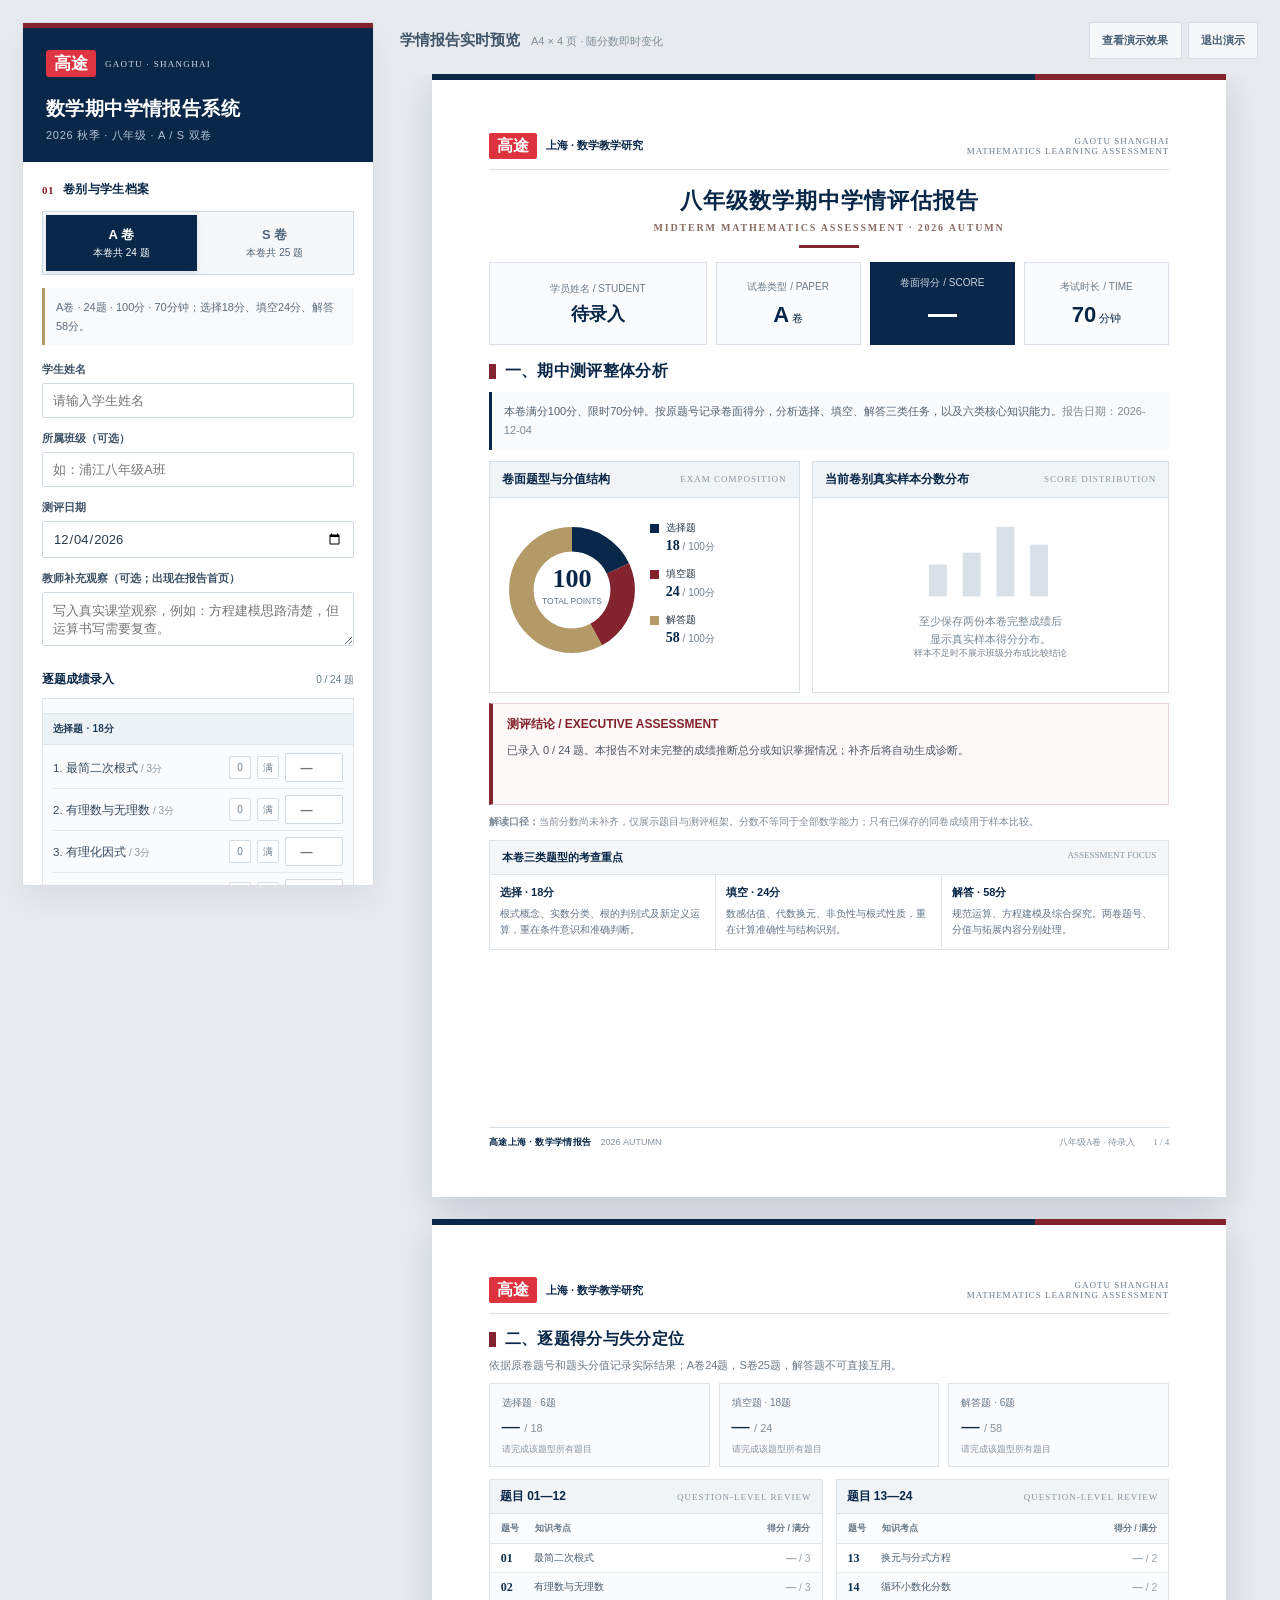
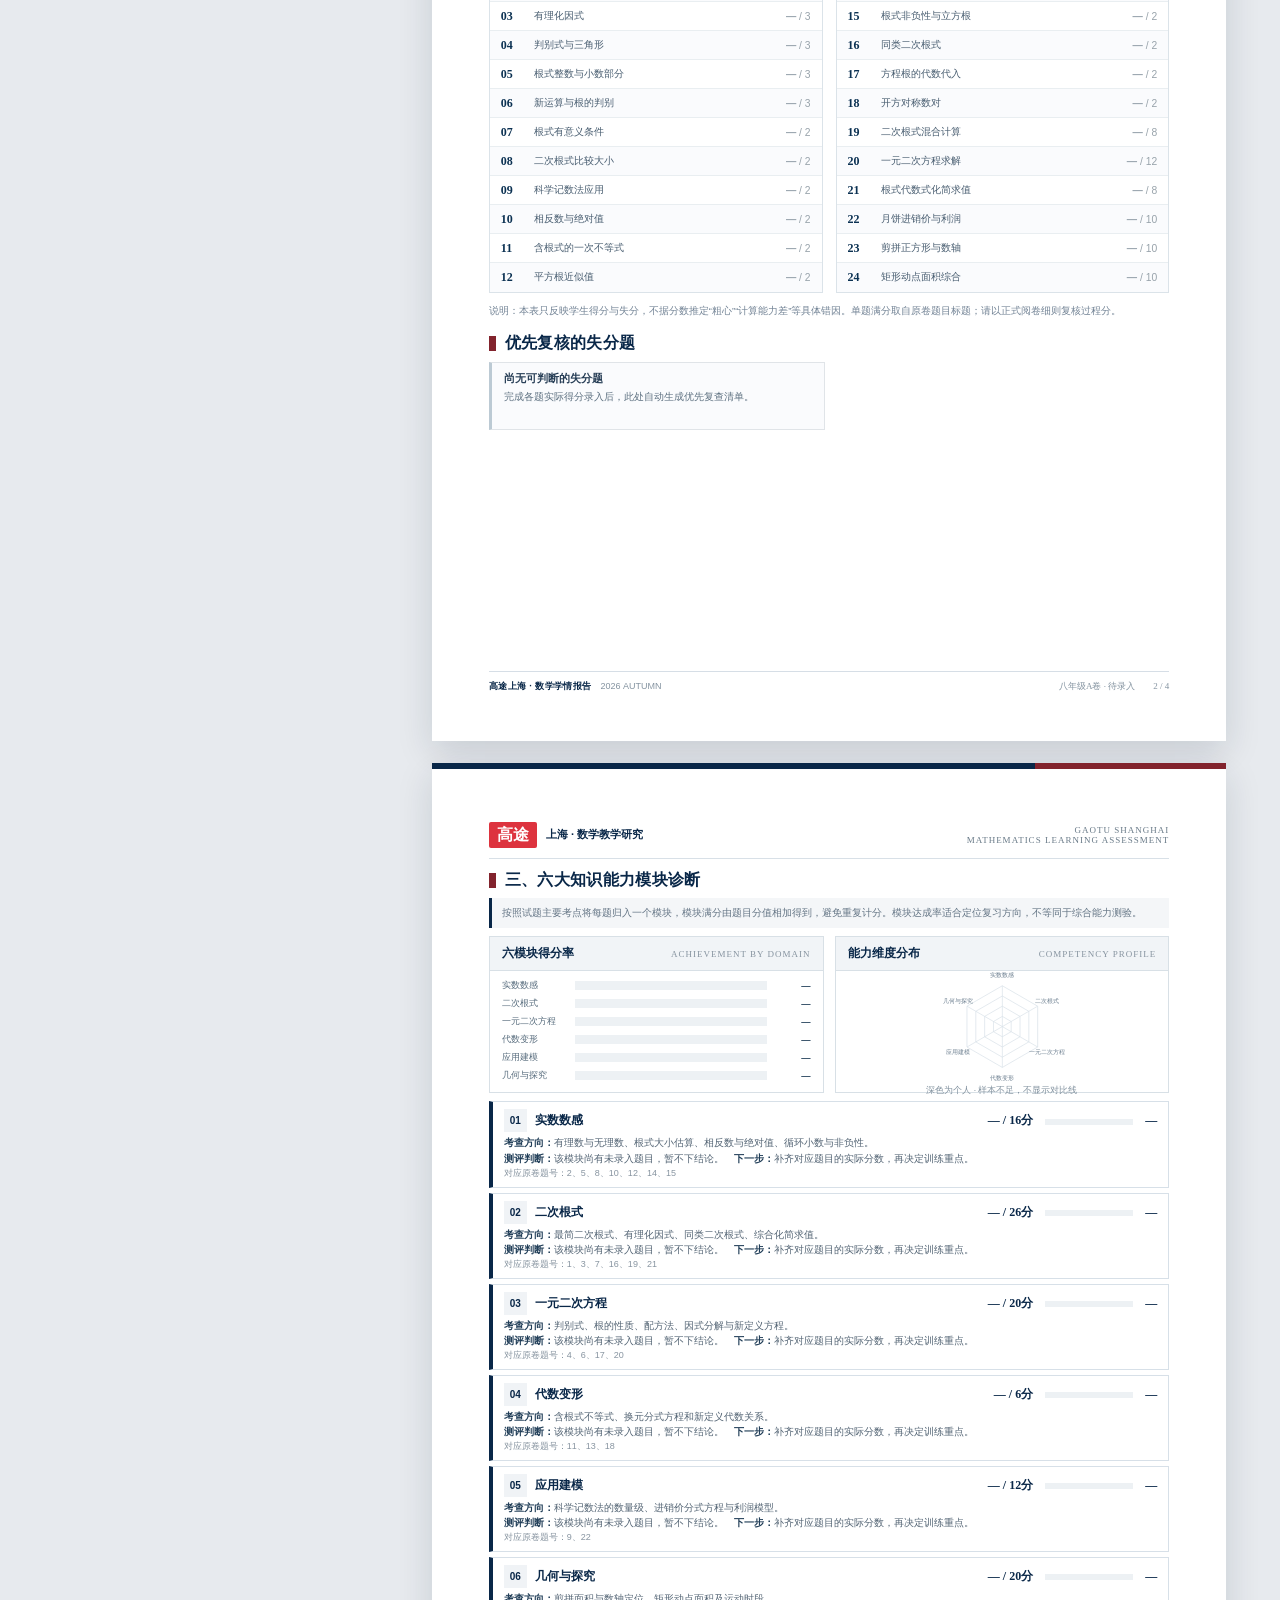
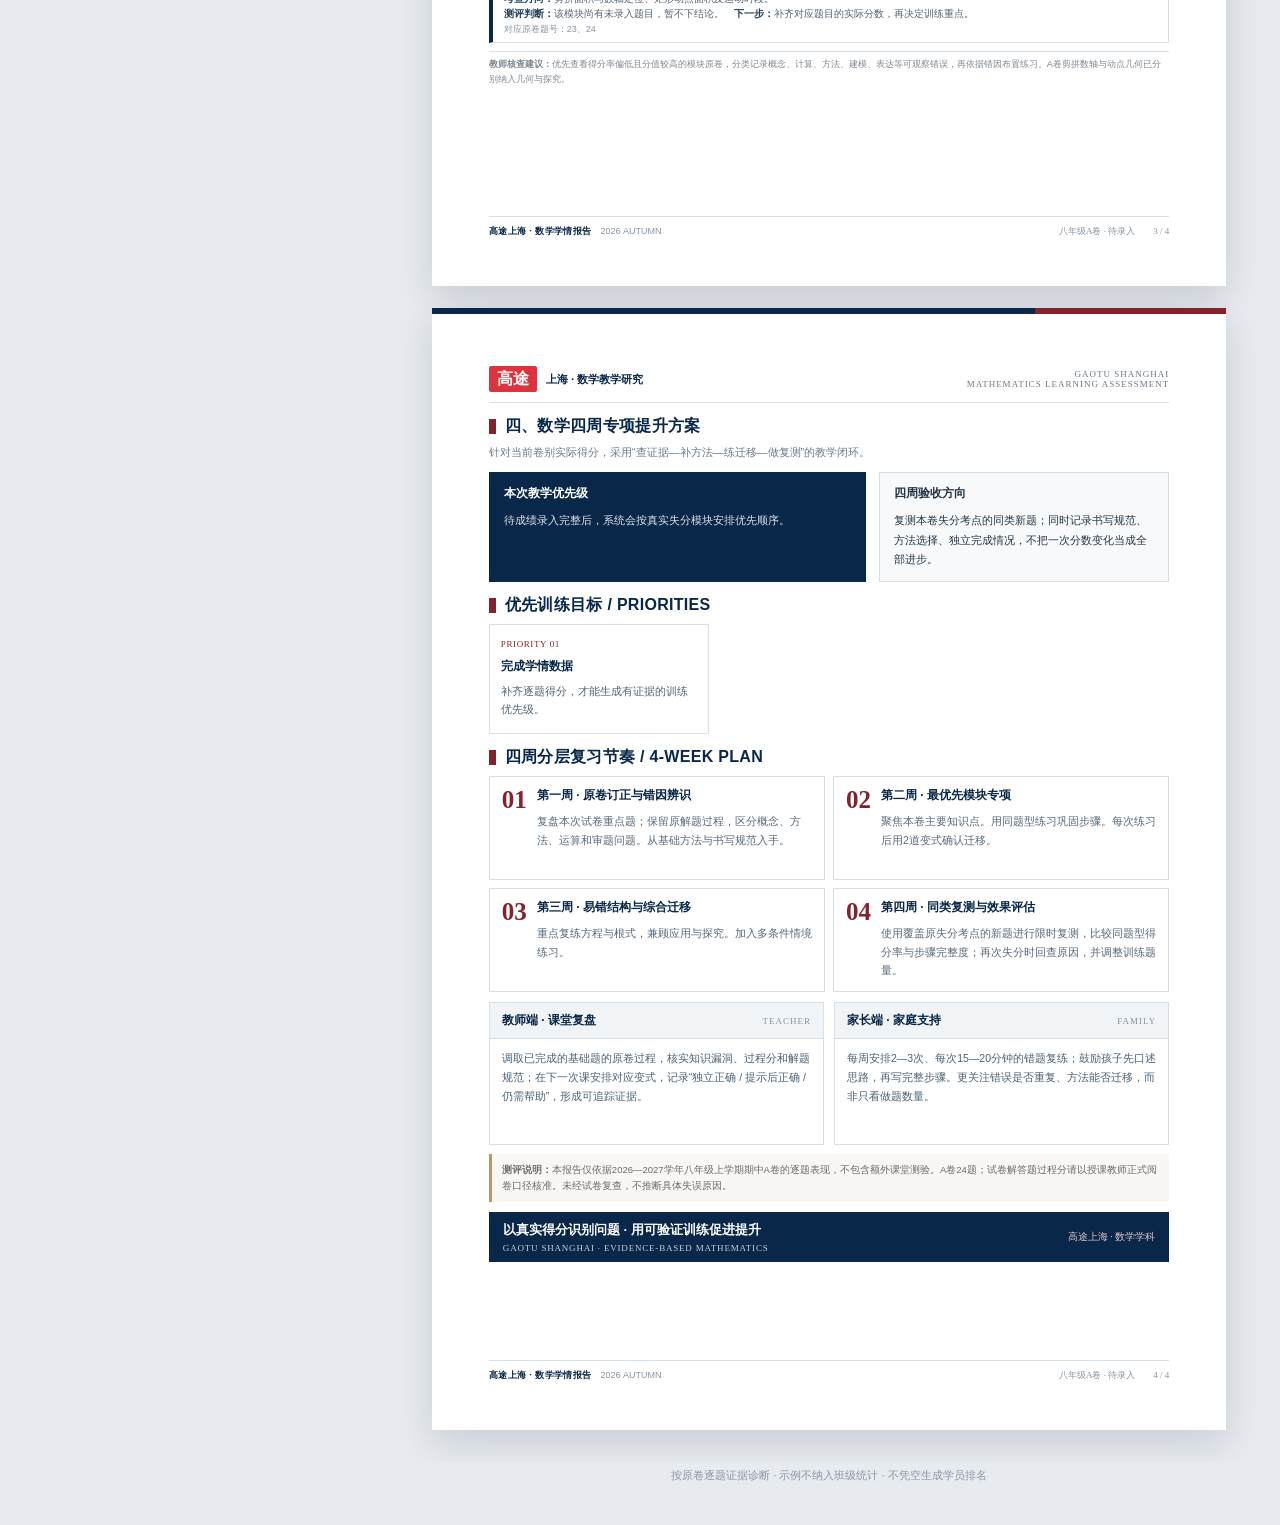
<file: reports/grade8-math-midterm-2026.html>
<!doctype html><html lang="zh-CN"><head><meta charset="utf-8"><meta name="viewport" content="width=device-width,initial-scale=1"><meta name="color-scheme" content="light"><title>高途上海｜八年级数学期中学情报告 · A / S 双卷</title><style>:root{--navy:#092748;--navy2:#183857;--burgundy:#82232d;--gold:#b49a66;--ink:#243647;--muted:#718092;--line:#d9e1e9;--paper:#fff;--canvas:#e7eaee;--pale:#f4f6f8;--paler:#fafbfd;--good:#246b57;--amber:#8b642b;--bad:#9a3342}*{box-sizing:border-box;-webkit-print-color-adjust:exact;print-color-adjust:exact}html{scroll-behavior:smooth}body{margin:0;background:var(--canvas);color:var(--ink);font-family:Arial,"PingFang SC","Microsoft YaHei","Noto Sans CJK SC",sans-serif;font-size:13px}button,input,textarea,select{font:inherit}button{cursor:pointer}button:disabled{cursor:not-allowed;opacity:.5}.app-shell{display:flex;align-items:flex-start;gap:26px;padding:22px;max-width:1450px;margin:auto}.sidebar{position:sticky;top:18px;flex:0 0 342px;max-height:calc(100vh - 36px);overflow-y:auto;background:#fff;border:1px solid #d8dfe5;box-shadow:0 15px 30px #0b23300e;scrollbar-width:thin}.side-head{background:var(--navy);color:#fff;padding:22px 23px 19px;border-top:5px solid var(--burgundy)}.brand-line{display:flex;align-items:center;gap:9px}.brand-mark{display:inline-block;background:#df3441;color:#fff;font-weight:800;font-size:17px;padding:5px 8px;border-radius:3px;line-height:1}.brand-sub{font-family:Georgia,serif;color:#d0dce8;font-size:9px;letter-spacing:1.3px}.side-title{font-size:19px;font-weight:800;margin-top:19px;letter-spacing:.4px}.side-desc{font-size:11px;color:#b0c2d3;margin-top:6px;letter-spacing:.7px}.side-content{padding:21px}.section-label{display:flex;gap:9px;align-items:center;color:var(--navy);font-weight:800;font-size:12px;margin:0 0 13px;letter-spacing:.4px}.section-label span{color:var(--burgundy);font-family:Georgia,serif;font-size:11px}.divider-top{margin-top:23px;padding-top:20px;border-top:1px solid var(--line)}.grade-switch{display:flex;border:1px solid #cfd9e1;gap:3px;padding:3px;background:#f5f7f8}.grade-switch button{flex:1;border:0;background:transparent;padding:11px 5px;color:#50667b;font-weight:800;font-size:13px}.grade-switch button small{display:block;font-size:10px;font-weight:500;margin-top:2px}.grade-switch button.active{background:var(--navy);color:#fff;box-shadow:0 2px 5px #0b283a1c}.side-note{border-left:3px solid var(--gold);background:#f8f9fa;padding:10px 11px;margin:13px 0 17px;font-size:11px;line-height:1.7;color:#5c6f80}.field{margin:13px 0}.field label{display:block;font-size:11px;font-weight:700;color:#3e5266;margin-bottom:6px}.field input,.field select,.field textarea,textarea{background:#fff;border:1px solid #cfd9e2;border-radius:2px;padding:9px 10px;width:100%;outline:none;color:#263a4e}.field input:focus,.field select:focus,textarea:focus,.score-row input:focus{border-color:#678baa;box-shadow:0 0 0 2px #dbe7f0}.score-head{display:flex;justify-content:space-between;align-items:center;margin:22px 0 10px;color:var(--navy);font-size:12px}.score-head span{font-size:10px;color:#667e8a}.score-form{border:1px solid #e0e5ea;padding:4px 10px;background:#fafbfc}.score-row{display:flex;align-items:center;justify-content:space-between;gap:10px;padding:7px 0;border-bottom:1px solid #e5e9ec}.score-row:last-child{border-bottom:0}.score-row label{flex:1;font-size:11.5px;color:#344b61}.score-row small{font-size:10px;color:#8c98a5}.score-row input{width:66px;height:29px;padding:4px;border:1px solid #cfd9e2;text-align:center;border-radius:2px;font-weight:700;font-size:12px;color:var(--navy);outline:0}.score-row.invalid input{border-color:#be5764;background:#fff6f6}.form-buttons{display:flex;gap:7px;margin-top:11px}.form-buttons .btn:first-child{flex:1}.btn{padding:10px 12px;border:1px solid #d5dce3;background:#f7f8f9;color:var(--navy);font-weight:700;font-size:11px;letter-spacing:.1px;text-align:center;border-radius:2px;transition:filter .15s}.btn:hover{filter:brightness(.95)}.btn.primary{background:var(--navy);color:#fff;border-color:var(--navy)}.btn.burgundy{background:var(--burgundy);color:#fff;border-color:var(--burgundy)}.btn.light{background:#f5f7f9;color:#445c72}.btn.outline{background:#fff;border:1px solid #8ba0b1;color:var(--navy)}.btn.wide{width:100%;margin-bottom:7px;padding:12px}.form-message{color:#326955;font-size:11px;line-height:1.5;min-height:14px;margin:8px 0 0}.form-message.error{color:#9b3844}.hint{font-size:10.5px;color:#718191;line-height:1.7;margin:7px 0 11px}.hint.notice{margin-top:5px;color:#2c745b;font-weight:700}.hint.notice.error{color:var(--bad)}textarea#pasteBox{resize:vertical;min-height:90px;max-height:260px;font-size:11px;line-height:1.55;padding:10px}.button-grid{display:grid;grid-template-columns:1fr 1fr;gap:8px}.file-btn{display:flex;align-items:center;justify-content:center}.file-btn input{display:none}.text-action{display:block;border:0;background:transparent;color:var(--burgundy);padding:12px 0 0;text-align:left;text-decoration:underline;font-size:11px;font-weight:700}.class-stats{background:#f4f6f8;padding:10px 11px;font-size:11px;color:#566b7a;line-height:1.6;border:1px solid #e0e5e9;margin-bottom:12px}.danger-text{color:#a24752!important}.privacy-tip{background:#faf8f3;border-left:3px solid var(--gold);font-size:10px;line-height:1.6;color:#746e62;margin:13px 0 0;padding:9px}.workspace{flex:1;min-width:0}.preview-top{display:flex;align-items:center;justify-content:space-between;gap:15px;margin-bottom:15px;color:#40546a}.preview-top b{font-size:15px}.preview-top span{font-size:11px;color:#7f8f9b;margin-left:11px}.preview-actions{display:flex;gap:6px}.preview-stage{display:flex;justify-content:center;overflow-x:auto;padding-bottom:10px}.preview-bottom{color:#8b98a7;font-size:11px;text-align:center;padding:6px 0 20px}.bulk-print{display:none}.a4-page{width:210mm;height:297mm;background:var(--paper);padding:14mm 15mm 14mm;position:relative;overflow:hidden;box-shadow:0 12px 34px #0e223724;margin:0 auto 22px;break-inside:avoid}.top-ribbon{position:absolute;top:0;left:0;right:0;height:6px;background:linear-gradient(90deg,var(--navy) 0%,var(--navy) 76%,var(--burgundy) 76%,var(--burgundy) 100%)}.report-header{display:flex;justify-content:space-between;align-items:center;padding:8px 0 11px;border-bottom:1px solid #d8e0e7}.report-logo{display:flex;align-items:center;gap:9px}.report-logo-mark{background:#dd333e;color:#fff;font-size:16px;font-weight:900;line-height:1;padding:5px 8px;border-radius:2px}.report-logo-txt{font-weight:700;font-size:11px;color:var(--navy)}.report-en{font-size:9px;font-family:Georgia,serif;letter-spacing:1px;color:#697a88;text-align:right}.header-chip{background:#f5f6f7;border:1px solid #e2e7eb;padding:6px 10px;color:var(--navy);font-weight:800;font-size:11px}.report-title{text-align:center;padding:18px 0 17px}.report-title h1{font-size:23px;color:var(--navy);font-weight:850;letter-spacing:1px;margin:0 0 6px}.report-title p{font-family:Georgia,"Times New Roman",serif;letter-spacing:1.8px;color:#8a6d61;font-size:10px;font-weight:700;margin:0}.tiny-line{width:60px;height:3px;background:var(--burgundy);margin:12px auto 0}.page-heading{display:flex;align-items:center;gap:9px;margin:20px 0 12px;color:var(--navy);font-size:16px;font-weight:850;letter-spacing:.3px}.page-heading:before{content:"";width:7px;height:15px;background:var(--burgundy)}.block{border:1px solid #d8e0e6;background:#fff}.block-header{display:flex;align-items:center;justify-content:space-between;gap:12px;background:#f1f4f7;border-bottom:1px solid #d8e0e6;padding:9px 12px}.block-header b{font-size:12px;color:var(--navy)}.block-header small{font-size:9px;color:#8794a0;font-family:Georgia,serif;text-transform:uppercase;letter-spacing:1px}.block-body{padding:13px}.kpi-grid{display:grid;grid-template-columns:1.35fr .9fr .9fr .9fr;gap:9px;margin-bottom:16px}.kpi{border:1px solid #d8dfe6;background:#fafbfc;padding:13px 10px;min-height:80px;display:flex;flex-direction:column;justify-content:center;align-items:center;text-align:center}.kpi small{font-size:10px;color:#697b8a;margin-bottom:8px}.kpi strong{color:var(--navy);font-size:22px;line-height:1.15}.kpi strong.text-name{font-size:18px;max-width:160px;white-space:nowrap;overflow:hidden;text-overflow:ellipsis}.kpi strong span{font-size:11px;margin-left:3px;font-weight:500}.kpi.feature{background:var(--navy);border-color:var(--navy)}.kpi.feature small{color:#cad4df}.kpi.feature strong{color:#fff;font-size:29px}.score-intro{line-height:1.7;font-size:11px;color:#536476;background:#f8fafb;border-left:3px solid var(--navy);padding:10px 12px;margin-bottom:14px}.pg1-charts{display:grid;grid-template-columns:.93fr 1.07fr;gap:12px;margin-bottom:14px}.pg1-charts .block{height:255px}.donut-layout{display:flex;align-items:center;gap:2px;height:205px;padding:12px 6px}.donut-svg{height:168px;width:168px;flex:0 0 168px}.legend{min-width:0;flex:1}.legend-item{display:flex;align-items:flex-start;gap:7px;margin-bottom:13px;font-size:10px}.legend-item i{display:inline-block;width:9px;height:9px;flex:0 0 9px;margin-top:3px}.legend-item .legend-value{display:block;font-family:Georgia,serif;font-weight:800;font-size:14px;color:var(--navy);margin-top:3px}.cohort-card{padding:13px 11px 10px;height:210px}.cohort-plot{height:154px;display:flex;align-items:center;justify-content:center}.cohort-plot svg{width:100%;height:100%}.cohort-tip{font-size:9px;color:#718192;line-height:1.45;margin-top:4px;text-align:center}.pg1-summary{border:1px solid #e6d5d7;background:#fcf8f8;border-left:4px solid var(--burgundy);padding:14px 16px;min-height:120px}.pg1-summary .summary-title{font-weight:800;color:var(--burgundy);font-size:12px;margin-bottom:8px}.pg1-summary p{font-size:11px;line-height:1.88;color:#4e5764;margin:0}.note-under{font-size:10px;color:#7d8b98;line-height:1.6;margin-top:9px}.page-footer{position:absolute;bottom:13mm;left:15mm;right:15mm;display:flex;justify-content:space-between;align-items:center;padding-top:8px;border-top:1px solid #d6dee6;color:#8493a0;font-size:9px}.page-footer b{color:var(--navy);letter-spacing:.4px}.page-footer span:last-child{font-family:Georgia,serif}.page-subtitle{font-size:11px;color:#6a7a8a;line-height:1.7;margin-top:-4px;margin-bottom:15px}.stat-ribbon{display:flex;justify-content:space-between;gap:11px;margin-bottom:13px}.stat-ribbon>div{flex:1;border:1px solid #d9e1e8;padding:10px 13px;background:#fafbfc;font-size:10px;color:#657789}.stat-ribbon strong{display:block;color:var(--navy);font-size:15px;margin-top:4px}.compact-table{width:100%;border-collapse:collapse;font-size:11px;border-top:2px solid var(--navy);border-bottom:2px solid var(--navy);table-layout:fixed}.compact-table th{background:#eff3f6;color:var(--navy);font-weight:800;padding:10px 6px;border-bottom:1px solid var(--navy);font-size:10px}.compact-table td{padding:8px 6px;text-align:center;border-bottom:1px solid #e4e8ec;white-space:nowrap;overflow:hidden;text-overflow:ellipsis}.compact-table tr:last-child td{border:0}.compact-table td:first-child{text-align:left;font-weight:700;padding-left:10px;color:#344c60}.compact-table tr:nth-child(even){background:#fafbfc}.compact-table .score-em{color:var(--burgundy);font-weight:800}.compact-table .rate-em{font-weight:800;color:var(--navy)}.pill{font-size:9px;display:inline-block;padding:3px 6px;border:1px solid transparent;font-weight:700}.pill.good{color:#235d4e;background:#edf7f3;border-color:#cce6dc}.pill.mid{color:#79602d;background:#fcf8e9;border-color:#f1e3b4}.pill.bad{color:#9a3342;background:#fdf0f1;border-color:#f2d9dc}.pill.neutral{color:#596e80;background:#f2f4f6;border-color:#e2e6e9}.p2-grid{display:grid;grid-template-columns:1fr 1fr;gap:12px;margin-top:14px}.p2-grid .block{height:323px}.p2-mini{padding:12px 12px 9px}.p2-mini svg{width:100%;height:263px}.p2-callouts{display:grid;grid-template-columns:1fr 1fr;gap:12px;margin-top:14px}.focus-card{border:1px solid #d8e0e6;padding:12px 13px;min-height:81px;background:#fbfcfd;border-left:4px solid var(--navy)}.focus-card.weak{border-left-color:var(--burgundy);background:#fcf8f8}.focus-card .focus-label{font-size:9px;letter-spacing:1px;font-family:Georgia,serif;color:#778998}.focus-card b{display:block;margin:5px 0 4px;color:var(--navy);font-size:12px}.focus-card.weak b{color:var(--burgundy)}.focus-card p{font-size:10px;line-height:1.6;margin:0;color:#5d6c79}.modules-intro{padding:9px 12px;background:#f4f6f8;border-left:3px solid var(--navy);font-size:10px;color:#647585;line-height:1.65;margin-bottom:13px}.module-list{display:flex;flex-direction:column;gap:8px}.module-card{border:1px solid #d7e0e8;border-left:4px solid var(--navy);background:#fff;padding:9px 11px 8px;min-height:82px;break-inside:avoid}.module-card.weak{border-left-color:var(--burgundy);background:#fffafa}.module-card .mod-head{display:flex;align-items:center;gap:8px;margin-bottom:5px;min-width:0}.module-number{width:23px;height:23px;background:#f0f3f6;color:var(--navy);font-size:10px;font-weight:850;display:flex;align-items:center;justify-content:center}.module-card h3{font-size:12px;margin:0;color:var(--navy);white-space:nowrap;flex:1}.module-score{color:var(--navy);font-family:Georgia,serif;font-size:11px;font-weight:700;white-space:nowrap}.module-body{font-size:10.3px;color:#536474;line-height:1.62}.module-body p{margin:2px 0}.module-body b{color:#213e58}.mini-note{border-top:1px solid #d8e1e9;padding-top:9px;font-size:9px;line-height:1.6;color:#7d8891;margin-top:11px}.p4-hero{display:grid;grid-template-columns:1.3fr 1fr;gap:13px;margin-bottom:15px}.p4-hero-card{border:1px solid #d8e0e6;background:#f7f9fa;padding:15px 16px;min-height:122px}.p4-hero-card.accent{background:var(--navy);color:#fff;border-color:var(--navy)}.p4-hero-card h3{font-size:12px;margin:0 0 9px}.p4-hero-card p{font-size:11px;line-height:1.76;margin:0}.p4-hero-card.accent p{color:#dce4ed}.focus3{display:grid;grid-template-columns:repeat(3,1fr);gap:10px;margin:8px 0 18px}.focus3-card{padding:13px 12px;border:1px solid #d8e0e6;min-height:121px}.focus3-card:nth-child(2){background:#fbf8f8}.focus3-card small{font-family:Georgia,serif;color:var(--burgundy);font-size:9px;letter-spacing:.6px}.focus3-card h4{color:var(--navy);margin:8px 0;font-size:12px}.focus3-card p{margin:0;font-size:10.5px;line-height:1.7;color:#536472}.plan-steps{display:grid;grid-template-columns:repeat(2,1fr);gap:10px;margin-top:9px}.plan-step{border:1px solid #d8e0e6;padding:12px 14px;min-height:126px;display:flex;gap:12px;background:#fff}.plan-step b.num{font:700 25px Georgia,serif;color:var(--burgundy);line-height:1}.plan-step h4{margin:0 0 8px;font-size:12px;color:var(--navy)}.plan-step p{margin:0;font-size:10.5px;line-height:1.75;color:#586979}.home-school{display:grid;grid-template-columns:1fr 1fr;gap:12px;margin-top:14px}.home-school .block-body{font-size:10.5px;color:#4b6276;line-height:1.8;min-height:128px;padding:12px 14px}.home-school p{margin:0}.foot-caution{padding:10px 12px;background:#f8f7f3;border-left:3px solid var(--gold);font-size:9.5px;line-height:1.65;margin-top:14px;color:#6a6b68}.approval{display:flex;justify-content:space-between;align-items:center;margin-top:16px;padding:13px 16px;background:var(--navy);color:#fff}.approval b{font-size:13px}.approval small{display:block;color:#c5d2dc;font-family:Georgia,serif;letter-spacing:.8px;font-size:9px;margin-top:4px}.approval-right{font-family:Georgia,serif;font-size:10px;color:#e1c9c9}.report-unready{color:var(--burgundy);font-weight:800}.no-data{text-align:center;font-size:11px;line-height:1.6;color:#778998;padding:12px}.tag-mini{font-size:10px;padding:3px 7px;color:var(--navy);background:#eff2f5;border:1px solid #dee4ea;white-space:nowrap}.demo-warning{font-size:10px;color:#9d2630;background:#fff1f1;border:1px solid #f2c6ca;padding:4px 7px;font-weight:800;margin-left:8px}.status-blank{color:#9a6670}.readiness{background:#fff8f7;border-left:3px solid var(--burgundy);padding:10px 12px;color:#794a51;font-size:11px;line-height:1.7;margin-bottom:13px}.js-flex-spacer{flex:1}.svg-label{font-family:Arial,"PingFang SC","Microsoft YaHei",sans-serif}.muted-inline{color:#7e8a93}.p3-footer-spacer{height:3px}
@media(max-width:1240px){.app-shell{gap:18px;padding:15px}.sidebar{flex-basis:315px}.sidebar .side-content{padding:17px}}@media(max-width:900px){.app-shell{display:block}.sidebar{position:relative;top:auto;max-height:none;width:100%;margin:0 auto 24px}.workspace{overflow:hidden}.preview-stage{justify-content:flex-start}}@media print{@page{size:A4 portrait;margin:0}html,body{margin:0!important;background:#fff!important}.app-shell{display:block!important;margin:0!important;padding:0!important;max-width:none!important}.sidebar,.no-print,.preview-top,.preview-bottom{display:none!important}.workspace,.preview-stage,#reportRoot{display:block!important;margin:0!important;padding:0!important;overflow:visible!important;max-width:none!important}.a4-page{width:210mm!important;height:297mm!important;margin:0!important;border:none!important;box-shadow:none!important;break-after:page!important;page-break-after:always!important;break-inside:avoid!important}.a4-page:last-child{page-break-after:auto!important;break-after:auto!important}body.print-bulk .workspace{display:none!important}body.print-bulk .bulk-print{display:block!important}body.print-bulk .bulk-print .a4-page{break-after:page!important;page-break-after:always!important}body.print-bulk .bulk-print .a4-page:last-child{break-after:auto!important;page-break-after:auto!important}}
/* Print density refinements after four-page proofing. */
.page2 .page-heading{margin:13px 0 9px}
.page2 .page-subtitle{margin-bottom:10px}
.page2 .stat-ribbon{margin-bottom:10px}
.page2 .compact-table td{padding:5px 5px}
.page2 .compact-table th{padding:8px 5px}
.page2 .p2-grid{margin-top:11px}
.page2 .p2-grid .block{height:248px}
.page2 .p2-mini{padding:8px 10px 5px}
.page2 .p2-mini svg{height:190px}
.page2 .p2-callouts{margin-top:10px}
.page2 .focus-card{padding:9px 11px;min-height:74px}
.page3 .page-heading{margin:15px 0 9px}
.page3 .modules-intro{padding:8px 11px;margin-bottom:10px}
.page3 .module-list{gap:6px}
.page3 .module-card{min-height:77px;padding:7px 10px 6px}
.page3 .mini-note{margin-top:8px;padding-top:7px}
.page4 .page-heading{margin:13px 0 8px}
.page4 .page-subtitle{margin-bottom:12px}
.page4 .p4-hero{margin-bottom:10px}
.page4 .p4-hero-card{min-height:105px;padding:12px 14px}
.page4 .focus3{margin:6px 0 11px}
.page4 .focus3-card{min-height:105px;padding:10px 11px}
.page4 .plan-steps{gap:8px;margin-top:7px}
.page4 .plan-step{min-height:104px;padding:10px 12px;gap:10px}
.page4 .home-school{margin-top:10px;gap:10px}
.page4 .home-school .block-body{min-height:100px;padding:10px 12px}
.page4 .foot-caution{margin-top:10px;padding:8px 10px}
.page4 .approval{margin-top:10px;padding:9px 14px}
.scope-summary{border:1px solid #dce3e9;margin-top:17px;background:#fff}
.scope-summary-title{font-size:11px;font-weight:800;color:var(--navy);padding:9px 12px;border-bottom:1px solid #dce3e9;background:#f4f6f8}
.scope-columns{display:grid;grid-template-columns:repeat(3,1fr)}
.scope-columns>div{padding:12px 11px;border-right:1px solid #e1e6eb}
.scope-columns>div:last-child{border-right:0}
.scope-columns b{display:block;color:var(--navy);font-size:11px;margin-bottom:6px}
.scope-columns p{margin:0;color:#627488;font-size:10px;line-height:1.65}

/* PDF 文件逐页截图，不能再让 html2pdf 对完整四页容器自动分页。 */
body.exporting-pdf .app-shell{display:none!important}
body.exporting-pdf .download-stage{width:210mm!important;margin:0!important;display:block!important;background:#fff}
body.exporting-pdf .download-stage .a4-page,body.exporting-pdf .html2pdf__container .a4-page{display:block!important;width:210mm!important;height:297mm!important;min-height:0!important;margin:0!important;box-shadow:none!important;break-before:auto!important;break-after:auto!important;break-inside:auto!important;page-break-before:auto!important;page-break-after:auto!important;page-break-inside:auto!important}
/* 防止个别打印引擎的 A4 毫米转像素舍入导致多出空白页。 */
@media print{
 .a4-page{height:296.8mm!important;min-height:0!important;break-inside:auto!important;page-break-inside:auto!important}
 .a4-page:last-child{break-after:auto!important;page-break-after:auto!important}
 body.print-bulk .bulk-print .a4-page:not(:last-child){break-after:page!important;page-break-after:always!important}
}


/* 八年级数学逐题报告：原模板布局语言，重建内容密度 */
.single-paper .grade-switch{display:block}.single-paper .grade-switch button{width:100%;display:block}.single-paper .grade-switch button:disabled{display:none}
.sidebar{flex-basis:352px}.side-content{padding:19px}.field textarea{resize:vertical;min-height:54px;max-height:160px}
.score-form{padding:4px 10px}.score-section{margin:10px -10px 2px;padding:8px 10px;background:#edf2f6;border-top:1px solid #dce4eb;border-bottom:1px solid #dce4eb;color:#243e58;font-size:10px;font-weight:800;letter-spacing:.2px}
.score-row{gap:6px;padding:6px 0}.score-row label{line-height:1.43;min-width:0}.score-row small{white-space:nowrap}.score-row input{flex:0 0 58px;width:58px}.score-row .quick{flex:0 0 22px;width:22px;height:23px;padding:0;border:1px solid #d6dee6;background:#fff;color:#6c7e8f;font-size:10px;border-radius:2px}.score-row .quick:hover{background:#eef3f7;color:#092748}.score-subtotals{margin:11px 0 0;border:1px solid #e2e7eb;padding:9px 11px;background:#f7f9fa;font-size:10.5px;color:#51677a;line-height:1.7}
.field textarea:focus{outline:0;border-color:#678baa;box-shadow:0 0 0 2px #dbe7f0}
.a4-page{height:297mm;padding:14mm 15mm 14mm;overflow:hidden}.page-footer{bottom:12.6mm}.report-title{padding:16px 0 14px}.report-title h1{font-size:22px}.report-header{padding:6px 0 10px}.page-heading{margin:15px 0 10px}.page-subtitle{margin-top:-2px;margin-bottom:12px}
.page1 .score-intro{margin-bottom:11px}.page1 .pg1-charts{margin-bottom:10px}.page1 .pg1-charts .block{height:232px}.page1 .donut-layout{height:184px}.page1 .donut-svg{height:152px;width:152px;flex-basis:152px}.page1 .cohort-card{height:187px}.page1 .cohort-plot{height:132px}.page1 .pg1-summary{min-height:102px;padding:12px 14px}.page1 .pg1-summary p{line-height:1.68}.page1 .scope-summary{margin-top:10px}.page1 .scope-columns>div{padding:10px}
.report-scope{font-size:10px;color:#647588;line-height:1.65;margin:9px 0}
.type-ribbon{display:grid;grid-template-columns:repeat(3,1fr);gap:9px;margin:8px 0 12px}.type-stat{border:1px solid #dbe3e9;padding:10px 12px;background:#fafbfd}.type-stat small{font-size:10px;color:#66798a}.type-stat b{font:700 18px Georgia,serif;color:#092748;display:block;margin:6px 0 3px}.type-stat span{font-size:9px;color:#8795a0}
.question-grid{display:grid;grid-template-columns:1fr 1fr;gap:13px;margin-top:11px}.qpanel{border:1px solid #dbe3e9;background:#fff}.qpanel .block-header{padding:8px 10px}.qtable{width:100%;border-collapse:collapse;table-layout:fixed}.qtable th{font-size:9px;color:#697b8b;background:#fbfcfd;text-align:left;padding:8px 5px;border-bottom:1px solid #dfe6eb}.qtable th:first-child,.qtable td:first-child{padding-left:11px;width:40px}.qtable th:nth-child(3),.qtable td:nth-child(3){width:70px;text-align:right;padding-right:11px}.qtable td{height:29px;padding:5px 4px;border-bottom:1px solid #e9eef1;font-size:10.3px;vertical-align:middle}.qtable tbody tr:last-child td{border-bottom:0}.qtable tr:nth-child(even){background:#fafbfd}.qtable .qno{font:700 12px Georgia,serif;color:#0b3152}.qtable .qname{white-space:nowrap;text-overflow:ellipsis;overflow:hidden;color:#485d70}.qtable .qscore{font-weight:800;color:#263f56}.qtable .qscore.loss{color:#9a3342}.qtable .qscore.full{color:#2d725c}.qtable .tiny-score{font-weight:400;color:#97a2aa}.qtable .qscore-empty{color:#9ca7b0}
.question-footnote{margin:10px 0 0;font-size:9.5px;color:#728395;line-height:1.6}.top-loss{margin-top:14px}.top-loss-grid{display:grid;grid-template-columns:repeat(2,1fr);gap:8px}.top-loss-card{padding:9px 12px;border:1px solid #e0e4e8;border-left:3px solid #82232d;min-height:68px;background:#fffafa}.top-loss-card b{display:block;color:#263d55;font-size:10.5px;margin-bottom:4px}.top-loss-card p{margin:0;color:#5e7181;font-size:9.5px;line-height:1.5}.top-loss-card.empty{border-left-color:#bccad4;background:#fafbfd}
.page2 .page-heading{margin:15px 0 8px}.page2 .page-subtitle{margin-bottom:7px}
.module-overview{display:grid;grid-template-columns:1fr 1fr;gap:11px;margin:8px 0 13px}.module-overview .block{height:187px}.module-overview .block-header{padding:8px 12px}.module-bars{padding:11px 12px}.module-bar{display:flex;align-items:center;gap:7px;margin-bottom:7px;font-size:9.3px}.module-bar .nm{width:66px;flex:0 0 66px;color:#566b7c}.module-bar .bar-track{height:9px;background:#edf1f4;flex:1;position:relative;overflow:hidden}.module-bar .bar-fill{height:100%;background:#163f61}.module-bar .bar-fill.low{background:#82232d}.module-bar .percent{width:37px;text-align:right;font-weight:700;color:#304c64}.radar-container{height:142px;margin:auto}.radar-container svg{display:block;margin:auto;width:100%;height:100%}
.page3 .page-heading{margin:11px 0 7px}.page3 .modules-intro{margin-bottom:8px;padding:7px 10px}.page3 .module-overview{margin:6px 0 8px}.page3 .module-overview .block{height:157px}.page3 .module-overview .radar-container{height:114px}.page3 .module-overview .module-bars{padding:8px 12px}.page3 .module-overview .module-bar{margin-bottom:5px}.page3 .module-list{gap:5px}.page3 .module-card{padding:7px 11px 6px;min-height:0}.module-card .mod-head{margin-bottom:4px}.page3 .module-body{line-height:1.42;font-size:10px}.page3 .module-body p{margin:1px 0}.module-card .module-score{font-size:12px}.module-rate{display:inline-block;vertical-align:middle;width:88px;height:6px;background:#edf1f4;margin-left:9px}.module-rate i{display:block;height:100%;background:#123c5e}.module-card.weak .module-rate i{background:#82232d}.module-questions{font-size:9px;color:#7f8b95;margin-left:auto;white-space:nowrap}.page3 .mini-note{margin-top:8px;padding-top:5px}
.page4 .page-heading{margin:13px 0 8px}.page4 .page-subtitle{margin-bottom:10px}.page4 .p4-hero-card{min-height:98px}.page4 .focus3{margin:7px 0 12px}.page4 .focus3-card{min-height:110px}.page4 .plan-steps{margin-top:8px}.page4 .plan-step{min-height:104px}.page4 .home-school{margin-top:10px}.page4 .home-school .block-body{min-height:105px}.page4 .foot-caution{margin-top:9px}.page4 .approval{margin-top:10px}
.report-page .memo-box{border:1px solid #dee5eb;background:#fafbfc;margin-top:9px;padding:9px 11px}.report-page .memo-box b{font-size:10px;color:#0c304e}.report-page .memo-box p{font-size:10px;line-height:1.6;color:#4e6578;margin:5px 0 0;white-space:pre-wrap;word-break:break-word}
.privacy-tip{font-size:10px}.sidebar .text-action{padding:8px 0 0}
@media print{
 @page{size:A4 portrait;margin:0}
 .a4-page{height:296.8mm!important;min-height:0!important;max-height:296.8mm!important;overflow:hidden!important;page-break-inside:avoid!important;break-inside:avoid!important}
 .a4-page:last-child{page-break-after:auto!important;break-after:auto!important}
 .page-footer{bottom:12.5mm}
 body.print-bulk .bulk-print .a4-page:last-child{page-break-after:auto!important;break-after:auto!important}
}
body.exporting-pdf .app-shell{display:none!important}
body.exporting-pdf .download-stage{width:210mm!important;margin:0!important;display:block!important}
body.exporting-pdf .download-stage .a4-page{width:210mm!important;height:297mm!important;min-height:0!important;max-height:none!important;margin:0!important;box-shadow:none!important;break-after:auto!important;page-break-after:auto!important}
</style></head><body>
<div class="app-shell" id="appShell">
 <aside class="sidebar no-print">
  <header class="side-head">
   <div class="brand-line"><span class="brand-mark">高途</span><span class="brand-sub">GAOTU · SHANGHAI</span></div>
   <div class="side-title">数学期中学情报告系统</div>
   <div class="side-desc">2026 秋季 · 八年级 · A / S 双卷</div>
  </header>
  <div class="side-content">
   <div class="section-label"><span>01</span> 卷别与学生档案</div>
   <div class="grade-switch" role="group" aria-label="模拟卷选择">
    <button id="chooseA" type="button" class="active" data-paper="A">A 卷<small>本卷共 24 题</small></button>
    <button id="chooseS" type="button" data-paper="S">S 卷<small>本卷共 25 题</small></button>
   </div>
   <div class="side-note" id="gradingNote">请先选择卷别，再按原卷逐题录入。</div>
   <div class="field"><label for="studentName">学生姓名</label><input id="studentName" autocomplete="off" maxlength="30" placeholder="请输入学生姓名"></div>
   <div class="field"><label for="className">所属班级（可选）</label><input id="className" autocomplete="off" maxlength="40" placeholder="如：浦江八年级A班"></div>
   <div class="field"><label for="reportDate">测评日期</label><input id="reportDate" type="date"></div>
   <div class="field"><label for="teacherMemo">教师补充观察（可选；出现在报告首页）</label><textarea id="teacherMemo" rows="2" maxlength="280" placeholder="写入真实课堂观察，例如：方程建模思路清楚，但运算书写需要复查。"></textarea></div>
   <div class="score-head"><b>逐题成绩录入</b><span id="scoreInputCount">0 / 24 题</span></div>
   <div class="score-form" id="scoreForm"></div>
   <div id="scoreSubtotals" class="score-subtotals">逐题成绩实时汇总</div>
   <div class="form-buttons"><button id="saveStudent" class="btn primary" type="button">保存 / 更新学生</button><button id="newStudent" class="btn light" type="button">新建</button></div>
   <div class="form-message" id="formMessage" role="status" aria-live="polite"></div>
   <div class="section-label divider-top"><span>02</span> 成绩批量导入</div>
   <p class="hint">支持粘贴 Excel 表格、上传 XLSX 或 CSV。每题得分须按当前卷别的题号、满分录入。<b>两卷不要混用同一成绩表。</b></p>
   <textarea id="pasteBox" rows="4" spellcheck="false" placeholder="姓名	班级	第1题(3分)	第2题(3分)……
陈同学	八年级A班	3	3……"></textarea>
   <div class="button-grid"><button id="pasteImport" class="btn outline" type="button">导入粘贴成绩</button><label class="btn outline file-btn" for="fileUpload">选择 Excel 文件<input id="fileUpload" type="file" accept=".xlsx,.xls,.csv,.tsv,.txt"></label></div>
   <button id="downloadTemplate" class="text-action" type="button">↓ 下载当前卷别标准成绩模板（CSV）</button>
   <button id="backupScores" class="text-action" type="button">↓ 备份当前卷别所有成绩（CSV）</button>
   <p id="importMessage" class="hint notice" role="status"></p>
   <div class="section-label divider-top"><span>03</span> 学生管理</div>
   <div class="class-stats" id="dataStats">尚无保存的学生。</div>
   <div class="field"><label for="studentSelect">选择学生</label><select id="studentSelect"><option value="-1">尚无记录</option></select></div>
   <div class="button-grid"><button id="deleteStudent" class="btn light" type="button">删除当前学生</button><button id="clearStudents" class="btn light danger-text" type="button">清空本卷所有数据</button></div>
   <p class="privacy-tip">数据保存在当前浏览器本地，A卷与S卷分开管理。建议定期导出成绩备份，公共电脑使用完毕后清空。</p>
   <div class="section-label divider-top"><span>04</span> PDF / 打印导出</div>
   <button id="printOne" class="btn primary wide" type="button">打印 / 保存当前学生 PDF</button>
   <button id="printAll" class="btn burgundy wide" type="button">批量打印本卷所有学生报告</button>
   <button id="exportSeparate" class="btn outline wide" type="button">逐人导出独立 PDF（需网络）</button>
   <p class="hint">每位学生固定四张 A4。独立 PDF 逐页渲染并合并，不让自动分页插入第二页等空白页；首次需加载在线组件。普通浏览器打印可离线使用。</p>
   <p class="hint" id="exportStatus" role="status"></p>
  </div>
 </aside>
 <main class="workspace">
  <div class="preview-top no-print"><div><b>学情报告实时预览</b><span>A4 × 4 页 · 随分数即时变化</span></div><div class="preview-actions"><button id="demoScores" class="btn light" type="button">查看演示效果</button><button id="resetDemo" class="btn light" type="button">退出演示</button></div></div>
  <div class="preview-stage" id="previewStage"><div id="reportRoot"></div></div>
  <div class="preview-bottom no-print">按原卷逐题证据诊断 · 示例不纳入班级统计 · 不凭空生成学员排名</div>
 </main>
</div>
<div class="bulk-print" id="bulkPrint"></div>
<script>
'use strict';
const EXAM = {"A":{"title":"八年级A卷","titleLong":"八年级数学期中学情评估报告 · A卷","note":"A卷 · 24题 · 100分 · 70分钟；选择18分、填空24分、解答58分。","questions":[{"no":1,"max":3,"name":"最简二次根式","focus":"辨认被开方数和可开方因式","module":"二次根式","action":"核查是否先化简再判定，区分被开方数含分母和含完全平方因式。"},{"no":2,"max":3,"name":"有理数与无理数","focus":"负数立方根、有限小数的分类","module":"实数数感","action":"复查根号、立方根与有限小数，逐个给出分类依据。"},{"no":3,"max":3,"name":"有理化因式","focus":"有理化因式的乘积判断","module":"二次根式","action":"检查平方差结构与乘积是否为有理式。"},{"no":4,"max":3,"name":"判别式与三角形","focus":"判别式符号和三边关系","module":"一元二次方程","action":"先写判别式，再利用三角形两边和大于第三边。"},{"no":5,"max":3,"name":"根式整数与小数部分","focus":"无理数估值与式子代入","module":"实数数感","action":"先利用相邻完全平方数估值，再分别写整数、小数部分。"},{"no":6,"max":3,"name":"新运算与根的判别","focus":"新定义式转换及参数约束","module":"一元二次方程","action":"把新运算译为方程，并同时检查判别式与二次项系数。"},{"no":7,"max":2,"name":"根式有意义条件","focus":"被开方数非负","module":"二次根式","action":"列出被开方数大于或等于零的不等式再求解。"},{"no":8,"max":2,"name":"二次根式比较大小","focus":"平方数比较与估值","module":"实数数感","action":"将整数写成根式后比较被开方数。"},{"no":9,"max":2,"name":"科学记数法应用","focus":"数量级与指数运算","module":"应用建模","action":"关注指数对齐、系数计算和最终规范表示。"},{"no":10,"max":2,"name":"相反数与绝对值","focus":"根式数的符号判断","module":"实数数感","action":"先判断原数正负，再按定义求相反数与绝对值。"},{"no":11,"max":2,"name":"含根式的一次不等式","focus":"移项、变形及不等号方向","module":"代数变形","action":"观察系数正负，处理除负数时的不等号变化。"},{"no":12,"max":2,"name":"平方根近似值","focus":"根号下小数的数量级变化","module":"实数数感","action":"先做100倍与10倍的换算，再确定平方根的小数位。"},{"no":13,"max":2,"name":"换元与分式方程","focus":"分式结构换元与整式化","module":"代数变形","action":"识别重复整体，换元后规范通分并整理方程。"},{"no":14,"max":2,"name":"循环小数化分数","focus":"循环节与分母的对应","module":"实数数感","action":"区分循环节长度，并用移位相减法核对。"},{"no":15,"max":2,"name":"根式非负性与立方根","focus":"多个非负量为零的条件","module":"实数数感","action":"利用两项非负且和为零，求字母值后再求立方根。"},{"no":16,"max":2,"name":"同类二次根式","focus":"化简后被开方数相同","module":"二次根式","action":"分别比较根指数及被开方数，检查参数条件。"},{"no":17,"max":2,"name":"方程根的代数代入","focus":"整体代入与恒等变形","module":"一元二次方程","action":"先由已知方程得到等式，再简化所求代数式。"},{"no":18,"max":2,"name":"开方对称数对","focus":"新定义与分类讨论","module":"代数变形","action":"列出两种对应关系，检验根式定义域并排除矛盾。"},{"no":19,"max":8,"name":"二次根式混合计算","focus":"乘法公式、根式化简与运算顺序","module":"二次根式","action":"核对括号展开、根式化简、根式分母等价变形。"},{"no":20,"max":12,"name":"一元二次方程求解","focus":"配方法、因式分解等解法","module":"一元二次方程","action":"重做配方、因式分解，核对每一步恒等变形及两个根。"},{"no":21,"max":8,"name":"根式代数式化简求值","focus":"分式化简、约分与代入","module":"二次根式","action":"先通分与化简，最后代入，检查分母的限制条件。"},{"no":22,"max":10,"name":"月饼进销价与利润","focus":"分式方程建模、销量约束","module":"应用建模","action":"区分售价与进价，用销量函数建立利润方程并验根。"},{"no":23,"max":10,"name":"剪拼正方形与数轴","focus":"面积守恒、根式估值、数轴","module":"几何与探究","action":"先按面积求边长，再确定旋转方向和数轴上的正负位置。"},{"no":24,"max":10,"name":"矩形动点面积综合","focus":"路程分段、面积方程、取值范围","module":"几何与探究","action":"分段画出动点位置，用运动时段排除不成立的解。"}],"modules":[{"name":"实数数感","focus":"有理数与无理数、根式大小估算、相反数与绝对值、循环小数与非负性","base":"训练分类与估值的理由表达；每次先做范围判断再计算","advanced":"加入数轴与近似值变式，比较不同表达形式"},{"name":"二次根式","focus":"最简二次根式、有理化因式、同类二次根式、综合化简求值","base":"按“条件—化简—运算—检验”四步规范书写","advanced":"训练复合根式与多步表达式的结构观察"},{"name":"一元二次方程","focus":"判别式、根的性质、配方法、因式分解与新定义方程","base":"建立“方程形式—方法选择—求根—验证”流程","advanced":"在参数或新定义情境中结合判别式与根的关系"},{"name":"代数变形","focus":"含根式不等式、换元分式方程和新定义代数关系","base":"先写清转换对象，再检查同解变形的条件","advanced":"训练同构换元与分类讨论，明确遗漏解的原因"},{"name":"应用建模","focus":"科学记数法的数量级、进销价分式方程与利润模型","base":"逐句圈出单位、已知量、等量关系及取值限制","advanced":"完成变式建模并解释舍根理由"},{"name":"几何与探究","focus":"剪拼面积与数轴定位、矩形动点面积及运动时段","base":"先画示意图并标出每段位置，再列面积关系","advanced":"改变运动速度或图形条件，验证分类是否完备"}],"time":"70分钟","paper":"A"},"S":{"title":"八年级S卷","titleLong":"八年级数学期中学情评估报告 · S卷","note":"S卷 · 25题 · 100分 · 70分钟；选择18分、填空24分、解答58分。","questions":[{"no":1,"max":3,"name":"最简二次根式","focus":"辨认被开方数和可开方因式","module":"二次根式","action":"核查是否先化简再判定，区分被开方数含分母和含完全平方因式。"},{"no":2,"max":3,"name":"有理数与无理数","focus":"负数立方根、有限小数的分类","module":"实数数感","action":"复查根号、立方根与有限小数，逐个给出分类依据。"},{"no":3,"max":3,"name":"有理化因式","focus":"有理化因式的乘积判断","module":"二次根式","action":"检查平方差结构与乘积是否为有理式。"},{"no":4,"max":3,"name":"判别式与三角形","focus":"判别式符号和三边关系","module":"一元二次方程","action":"先写判别式，再利用三角形两边和大于第三边。"},{"no":5,"max":3,"name":"根式整数与小数部分","focus":"无理数估值与式子代入","module":"实数数感","action":"先利用相邻完全平方数估值，再分别写整数、小数部分。"},{"no":6,"max":3,"name":"新运算与根的判别","focus":"新定义式转换及参数约束","module":"一元二次方程","action":"把新运算译为方程，并同时检查判别式与二次项系数。"},{"no":7,"max":2,"name":"根式有意义条件","focus":"被开方数非负","module":"二次根式","action":"列出被开方数大于或等于零的不等式再求解。"},{"no":8,"max":2,"name":"二次根式比较大小","focus":"平方数比较与估值","module":"实数数感","action":"将整数写成根式后比较被开方数。"},{"no":9,"max":2,"name":"科学记数法应用","focus":"数量级与指数运算","module":"应用建模","action":"关注指数对齐、系数计算和最终规范表示。"},{"no":10,"max":2,"name":"相反数与绝对值","focus":"根式数的符号判断","module":"实数数感","action":"先判断原数正负，再按定义求相反数与绝对值。"},{"no":11,"max":2,"name":"含根式的一次不等式","focus":"移项、变形及不等号方向","module":"代数变形","action":"观察系数正负，处理除负数时的不等号变化。"},{"no":12,"max":2,"name":"平方根近似值","focus":"根号下小数的数量级变化","module":"实数数感","action":"先做100倍与10倍的换算，再确定平方根的小数位。"},{"no":13,"max":2,"name":"换元与分式方程","focus":"分式结构换元与整式化","module":"代数变形","action":"识别重复整体，换元后规范通分并整理方程。"},{"no":14,"max":2,"name":"循环小数化分数","focus":"循环节与分母的对应","module":"实数数感","action":"区分循环节长度，并用移位相减法核对。"},{"no":15,"max":2,"name":"根式非负性与立方根","focus":"多个非负量为零的条件","module":"实数数感","action":"利用两项非负且和为零，求字母值后再求立方根。"},{"no":16,"max":2,"name":"同类二次根式","focus":"化简后被开方数相同","module":"二次根式","action":"分别比较根指数及被开方数，检查参数条件。"},{"no":17,"max":2,"name":"方程根的代数代入","focus":"整体代入与恒等变形","module":"一元二次方程","action":"先由已知方程得到等式，再简化所求代数式。"},{"no":18,"max":2,"name":"开方对称数对","focus":"新定义与分类讨论","module":"代数变形","action":"列出两种对应关系，检验根式定义域并排除矛盾。"},{"no":19,"max":6,"name":"二次根式混合计算","focus":"乘法公式、根式化简与运算顺序","module":"二次根式","action":"核对括号展开、根式化简、根式分母等价变形。"},{"no":20,"max":9,"name":"一元二次方程求解","focus":"配方法、因式分解等解法","module":"一元二次方程","action":"重做配方、因式分解，核对每一步恒等变形及两个根。"},{"no":21,"max":5,"name":"根式代数式化简求值","focus":"分式化简、约分与代入","module":"二次根式","action":"先通分与化简，最后代入，检查分母的限制条件。"},{"no":22,"max":8,"name":"月饼进销价与利润","focus":"分式方程建模、销量约束","module":"应用建模","action":"区分售价与进价，用销量函数建立利润方程并验根。"},{"no":23,"max":10,"name":"矩形动点面积综合","focus":"路程分段、面积方程、取值范围","module":"几何与探究","action":"分段画出动点位置，用运动时段排除不成立的解。"},{"no":24,"max":10,"name":"复合二次根式","focus":"完全平方式构造与连项化简","module":"二次根式","action":"将被开方数写成平方和双倍积，注意开方后的符号及裂项。"},{"no":25,"max":10,"name":"差根方程探究","focus":"根的差、判别式与参数条件","module":"一元二次方程","action":"理解两实根之差与判别式的关系，分类解参数并验根。"}],"modules":[{"name":"实数数感","focus":"有理数与无理数、根式大小估算、相反数与绝对值、循环小数与非负性","base":"训练分类与估值的理由表达；每次先做范围判断再计算","advanced":"加入数轴与近似值变式，比较不同表达形式"},{"name":"二次根式","focus":"最简二次根式、有理化因式、同类二次根式、综合化简求值","base":"按“条件—化简—运算—检验”四步规范书写","advanced":"训练复合根式与多步表达式的结构观察"},{"name":"一元二次方程","focus":"判别式、根的性质、配方法、因式分解与新定义方程","base":"建立“方程形式—方法选择—求根—验证”流程","advanced":"在参数或新定义情境中结合判别式与根的关系"},{"name":"代数变形","focus":"含根式不等式、换元分式方程和新定义代数关系","base":"先写清转换对象，再检查同解变形的条件","advanced":"训练同构换元与分类讨论，明确遗漏解的原因"},{"name":"应用建模","focus":"科学记数法的数量级、进销价分式方程与利润模型","base":"逐句圈出单位、已知量、等量关系及取值限制","advanced":"完成变式建模并解释舍根理由"},{"name":"几何与探究","focus":"剪拼面积与数轴定位、矩形动点面积及运动时段","base":"先画示意图并标出每段位置，再列面积关系","advanced":"改变运动速度或图形条件，验证分类是否完备"}],"time":"70分钟","paper":"S"}};
const MOD_NAMES = ['实数数感','二次根式','一元二次方程','代数变形','应用建模','几何与探究'];
const TYPES=[{key:'selection',label:'选择题',max:18,n:6},{key:'fill',label:'填空题',max:24,n:12},{key:'solve',label:'解答题',max:58}];
const COLORS=['#092748','#82232d','#b49a66'];
const STORE_KEY='gaotu_math_midterm_v1_2026_oct';
const $=id=>document.getElementById(id);
const esc=s=>String(s??'').replace(/&/g,'&amp;').replace(/</g,'&lt;').replace(/>/g,'&gt;').replace(/"/g,'&quot;').replace(/'/g,'&#39;');
const fmt=n=>(n===null||n===undefined||!Number.isFinite(Number(n)))?'—':String(Math.round(Number(n)*10)/10);
const pct=n=>n===null?'—':n.toFixed(1)+'%';
const sum=arr=>arr.reduce((a,b)=>a+b,0);
const today=()=>{const x=new Date();return x.getFullYear()+'-'+String(x.getMonth()+1).padStart(2,'0')+'-'+String(x.getDate()).padStart(2,'0')};
const defaultPaper="A";
const standalone=false;
let paper=defaultPaper, students={A:[],S:[]},selected=-1,draft, isDemo=false, dirty=false;
try{const d=JSON.parse(localStorage.getItem(STORE_KEY)||'null');for(const g of ['A','S']){students[g]=Array.isArray(d?.[g])?d[g].filter(x=>x&&typeof x==='object').map(x=>({name:String(x.name||''),className:String(x.className||''),date:String(x.date||today()),memo:String(x.memo||''),scores:Array.isArray(x.scores)?x.scores:[]})):[]}}catch(e){students={A:[],S:[]}}
function persist(){try{localStorage.setItem(STORE_KEY,JSON.stringify(students))}catch(e){notice('浏览器存储不可用，请立即导出 CSV 备份。',true)}}
function blank(){return {name:'',className:'',memo:'',date:today(),scores:EXAM[paper].questions.map(()=> '')}}
function validScore(v,max){return v!==''&&v!==null&&v!==undefined&&Number.isFinite(Number(v))&&Number(v)>=0&&Number(v)<=max&&Math.abs(Number(v)*2-Math.round(Number(v)*2))<0.000001}
function validQuestionScore(v,q){return validScore(v,q.max)&&(q.no>6||Number(v)===0||Number(v)===q.max)}
function validStudent(s,g){return s&&String(s.name||'').trim()&&EXAM[g].questions.every((q,i)=>validQuestionScore(s.scores?.[i],q))}
function measure(s,g){const qs=EXAM[g].questions;const arr=qs.map((q,i)=>validQuestionScore(s?.scores?.[i],q)?Number(s.scores[i]):null);const completed=arr.filter(x=>x!==null).length;const full=completed===qs.length;const type=TYPES.map((t,i)=>{const a=qs.filter(q=>i===0?q.no<=6:i===1?q.no<=18:q.no>18);const inds=a.map(q=>q.no-1),has=inds.every(i=>arr[i]!==null);return {...t,n:a.length,score:has?sum(inds.map(i=>arr[i])):null,completed:inds.filter(i=>arr[i]!==null).length}});const mods=MOD_NAMES.map(name=>{const ix=qs.map((q,i)=>q.module===name?i:null).filter(x=>x!==null),mx=sum(ix.map(i=>qs[i].max)),has=ix.every(i=>arr[i]!==null),score=has?sum(ix.map(i=>arr[i])):null;return {name,indices:ix,max:mx,score,rate:score===null?null:score/mx*100}});return {arr,completed,full,total:full?sum(arr):null,types:type,mods}}
function peersOf(g){return students[g].filter(s=>validStudent(s,g))}
function peerData(g){const ps=peersOf(g),n=ps.length;return {peers:ps,n,avg:n?sum(ps.map(x=>measure(x,g).total))/n:null,modAvg:n?MOD_NAMES.map((_,i)=>sum(ps.map(x=>measure(x,g).mods[i].rate))/n):null}}
function rankOf(s,g,peer){if(peer.n<2||!validStudent(s,g))return null;const saved=students[g][selected];if(!saved||saved.name!==s.name||saved.scores.some((v,i)=>Number(v)!==Number(s.scores[i])))return null;const total=measure(s,g).total;return 1+peer.peers.filter(x=>measure(x,g).total>total).length}
function notice(t,bad=false,id='formMessage'){const el=$(id);el.textContent=t;el.classList.toggle('error',bad)}
function changePaper(g){if(!EXAM[g])return;paper=g;selected=-1;draft=blank();isDemo=false;dirty=false;for(const p of ['A','S'])$('choose'+p).classList.toggle('active',paper===p);$('gradingNote').textContent=EXAM[g].note;$('pasteBox').value='';notice('');notice('',false,'importMessage');createInputs();fillForm();updateRoster();render()}
function createInputs(){let oldType=-1;let html='';EXAM[paper].questions.forEach((q,i)=>{let t=q.no<=6?0:q.no<=18?1:2;if(t!==oldType){html+=`<div class="score-section">${TYPES[t].label} · ${TYPES[t].max}分 ${t===2?'（按原卷题头分值）':''}</div>`;oldType=t}html+=`<div class="score-row" data-row="${i}"><label for="sc${i}" title="${esc(q.focus)}">${q.no}. ${esc(q.name)} <small> / ${q.max}分</small></label><button class="quick" type="button" data-fill="zero" data-index="${i}" title="填0分">0</button><button class="quick" type="button" data-fill="full" data-index="${i}" title="填满分">满</button><input id="sc${i}" type="number" inputmode="decimal" min="0" max="${q.max}" step="${q.no<=6?q.max:0.5}" data-index="${i}" aria-label="第${q.no}题得分" placeholder="—"></div>`});$('scoreForm').innerHTML=html;}
function fillForm(){$('studentName').value=draft.name||'';$('className').value=draft.className||'';$('teacherMemo').value=draft.memo||'';$('reportDate').value=draft.date||today();EXAM[paper].questions.forEach((q,i)=>{$('sc'+i).value=draft.scores?.[i]??''});updateValidation()}
function updateValidation(){const qs=EXAM[paper].questions;let ct=0;qs.forEach((q,i)=>{const el=$('sc'+i);let v=el.value;if(validQuestionScore(v,q))ct++;el.closest('.score-row').classList.toggle('invalid',v!==''&&!validQuestionScore(v,q))});$('scoreInputCount').textContent=ct+' / '+qs.length+' 题';const d=measure(draft,paper),typeString=d.types.map(t=>`${t.label} ${t.score===null?'—':fmt(t.score)}/${t.max}`).join('　');$('scoreSubtotals').textContent=typeString+'\n已录入 '+ct+' 题'+(d.full?' · 总分 '+fmt(d.total)+' / 100':' · 总分待完整录入')}
function syncDraft(){draft.name=$('studentName').value.trim();draft.className=$('className').value.trim();draft.memo=$('teacherMemo').value.trim();draft.date=$('reportDate').value||today();draft.scores=EXAM[paper].questions.map((q,i)=>$('sc'+i).value.trim());isDemo=false;dirty=selected>=0;updateValidation();render()}
function saveStudent(){if(isDemo){notice('演示成绩不能保存为真实学生。请退出演示后录入正式成绩。',true);return}syncDraft();if(!draft.name){notice('请先填写学生姓名。',true);return}const issues=EXAM[paper].questions.filter((q,i)=>!validQuestionScore(draft.scores[i],q));if(issues.length){notice('请检查以下题号：'+issues.slice(0,8).map(q=>`第${q.no}题(${q.no<=6?'0或'+q.max+'分':'0—'+q.max+'分'})`).join('、')+(issues.length>8?'等'+issues.length+'题':''),true);return}const item={...draft,scores:draft.scores.map(Number)};if(selected>=0&&students[paper][selected]){students[paper][selected]=item;notice('已更新 '+item.name+' 的成绩及报告。')}else{students[paper].push(item);selected=students[paper].length-1;notice('已保存 '+item.name+' 的完整成绩。')}dirty=false;persist();updateRoster();render()}
function newStudent(){selected=-1;draft=blank();isDemo=false;dirty=false;fillForm();updateRoster();render();notice('已打开新学生档案。');$('studentName').focus()}
function selectStudent(v){const i=Number(v);if(!students[paper][i]){newStudent();return}selected=i;draft=JSON.parse(JSON.stringify(students[paper][i]));isDemo=false;dirty=false;fillForm();updateRoster();render();notice('正在编辑 '+draft.name+' 的报告。')}
function deleteCurrent(){if(selected<0||!students[paper][selected])return notice('当前没有选中已保存的学生。',true);if(!confirm('确定删除 '+students[paper][selected].name+' 的记录吗？'))return;students[paper].splice(selected,1);persist();selected=-1;draft=blank();isDemo=false;dirty=false;fillForm();updateRoster();render();notice('已删除该学生记录。')}
function clearCurrent(){if(!students[paper].length)return notice('当前卷别没有保存的成绩。');if(!confirm('确定清空 '+paper+'卷 所有学生成绩吗？该操作不可撤销。'))return;students[paper]=[];persist();selected=-1;draft=blank();isDemo=false;dirty=false;fillForm();updateRoster();render();notice('当前卷别的学生成绩已清空。')}
function updateRoster(){const ps=students[paper],pd=peerData(paper);$('dataStats').textContent=ps.length?`已保存 ${ps.length} 人 · 成绩完整 ${pd.n} 人`+(pd.n>=2?` · 样本均分 ${fmt(pd.avg)} 分`:' · 样本少于2人，暂不作组内比较'):'当前 '+paper+'卷 尚无已保存学生。';$('studentSelect').innerHTML='<option value="-1">'+(ps.length?'请选择 / 新建学生':'当前没有学生记录')+'</option>'+ps.map((s,i)=>`<option value="${i}">${esc(s.name)} · ${validStudent(s,paper)?measure(s,paper).total+'分':'成绩未完整'}</option>`).join('');$('studentSelect').value=String(selected)}
function demo(){const qs=EXAM[paper].questions;selected=-1;const scores=qs.map(q=>{const k=q.no;const rate=([3,5,6,11,13,18,20,22,23,24,25].includes(k)?0.4:k%4===0?0.65:1);return q.no<=6?(rate===1?q.max:0):Math.min(q.max,Math.round(q.max*rate*2)/2)});draft={name:'演示学员',className:'八年级'+paper+'卷示例班',memo:'演示文字：正式使用时，请结合真实答题过程填写课堂观察。',date:today(),scores};dirty=false;isDemo=true;fillForm();updateRoster();render();notice('当前是演示数据，不属于真实班级统计。')}
function clearDemo(){newStudent();notice('演示数据已退出。')}
function status(rate){if(rate===null)return {text:'待录入',cls:'neutral'};if(rate>=90)return {text:'稳定掌握',cls:'good'};if(rate>=75)return {text:'基本稳定',cls:'good'};if(rate>=60)return {text:'需要巩固',cls:'mid'};return {text:'重点复核',cls:'bad'}}
function priorityQuestions(s,g){return EXAM[g].questions.map((q,i)=>{const v=validQuestionScore(s.scores?.[i],q)?Number(s.scores[i]):null;return {...q,score:v,loss:v===null?null:q.max-v,rate:v===null?null:v/q.max*100}}).filter(q=>q.loss!==null&&q.loss>0).sort((a,b)=>b.loss-a.loss||a.rate-b.rate||a.no-b.no)}
function priorityMods(d){return d.mods.filter(x=>x.score!==null).map(x=>({...x,loss:x.max-x.score})).sort((a,b)=>b.loss-a.loss||a.rate-b.rate)}
function moduleBase(name){return EXAM[paper].modules.find(x=>x.name===name)}
function head(){return `<div class="top-ribbon"></div><div class="report-header"><div class="report-logo"><span class="report-logo-mark">高途</span><span class="report-logo-txt">上海 · 数学教学研究</span></div><div class="report-en">GAOTU SHANGHAI<br>MATHEMATICS LEARNING ASSESSMENT</div></div>`}
function footer(page,g,name){return `<div class="page-footer"><span><b>高途上海 · 数学学情报告</b>　2026 AUTUMN</span><span>${esc(EXAM[g].title)} · ${esc(name||'待录入')}　　${page} / 4</span></div>`}
function pageTitle(t,sub){return `<div class="report-title"><h1>${esc(t)}</h1><p>${esc(sub)}</p><div class="tiny-line"></div></div>`}
function heading(t){return `<h2 class="page-heading">${esc(t)}</h2>`}
function donut(){const types=TYPES,circ=Math.PI*120;let start=0;const circles=types.map((x,i)=>{let v=x.max;const dash=v/100*circ,offset=-start/100*circ;start+=v;return `<circle cx="90" cy="90" r="60" fill="none" stroke="${COLORS[i]}" stroke-width="29" stroke-dasharray="${dash.toFixed(2)} ${(circ-dash).toFixed(2)}" stroke-dashoffset="${offset.toFixed(2)}" transform="rotate(-90 90 90)"/>`}).join('');return `<svg class="donut-svg" viewBox="0 0 180 180" role="img" aria-label="选择18分、填空24分、解答58分"><circle cx="90" cy="90" r="60" fill="none" stroke="#e9eef2" stroke-width="29"/>${circles}<text x="90" y="86" text-anchor="middle" font-family="Georgia" font-size="31" font-weight="700" fill="#092748">100</text><text x="90" y="106" text-anchor="middle" font-size="10" fill="#657789">TOTAL POINTS</text></svg>`}
function donutLegend(){return TYPES.map((x,i)=>`<div class="legend-item"><i style="background:${COLORS[i]}"></i><div><span>${x.label}</span><span class="legend-value">${x.max}<small style="font:400 10px Arial;color:#708090"> / 100分</small></span></div></div>`).join('')}
function bucket(t){return t<60?0:t<70?1:t<80?2:t<90?3:4}
function cohortSVG(pd,total){if(pd.n<2)return `<div class="no-data"><svg width="72" height="52" viewBox="0 0 72 52" aria-hidden="true"><rect x="5" y="30" width="9" height="16" fill="#d9e0e7"/><rect x="22" y="24" width="9" height="22" fill="#d9e0e7"/><rect x="39" y="11" width="9" height="35" fill="#d9e0e7"/><rect x="56" y="20" width="9" height="26" fill="#d9e0e7"/></svg><div>至少保存两份本卷完整成绩后<br>显示真实样本得分分布。</div></div>`;const bins=[0,0,0,0,0],lab=['0–59','60–69','70–79','80–89','90–100'];for(const s of pd.peers)bins[bucket(measure(s,paper).total)]++;let s='<svg viewBox="0 0 490 160" role="img" aria-label="本卷已导入学生的真实得分分布">';[0,25,50,75,100].forEach(t=>{let y=135-t/100*105;s+=`<line x1="40" x2="480" y1="${y}" y2="${y}" stroke="#e7ecf0"/><text x="33" y="${y+3}" text-anchor="end" fill="#8999a7" font-size="9">${t}%</text>`});bins.forEach((v,i)=>{const p=v/pd.n*100,x=59+i*84,h=p/100*105,y=135-h,accent=total!==null&&bucket(total)===i;s+=`<rect x="${x}" y="${y}" width="47" height="${h}" fill="${accent?'#82232d':'#94a7b6'}"/><text x="${x+23}" y="${Math.max(14,y-6)}" font-size="11" font-weight="700" text-anchor="middle" fill="${accent?'#82232d':'#44596d'}">${p.toFixed(0)}%</text><text x="${x+23}" y="153" font-size="10" fill="#455b70" text-anchor="middle">${lab[i]}</text>`});return s+'</svg>'}
function overallText(s,g,d,pd,rank){if(!d.full)return `已录入 ${d.completed} / ${EXAM[g].questions.length} 题。本报告不对未完整的成绩推断总分或知识掌握情况；补齐后将自动生成诊断。`;const weak=priorityMods(d).slice(0,2),modtext=weak.length?weak.map(m=>`${m.name}（${fmt(m.score)}/${m.max}分）`).join('、'):'本卷无失分模块';const qp=priorityQuestions(s,g);let perf=d.total>=90?'卷面完成度较高':d.total>=75?'整体基础较稳，但仍存在需要确认的失分点':d.total>=60?'已具备部分基础，建议集中补强失分模块':'失分较集中，宜先建立基础题与规范解题流程';return `本次${g}卷得分 ${fmt(d.total)}/100 分，${perf}。建议优先复盘${modtext}；${qp.length?'首先检查第'+qp.slice(0,3).map(q=>q.no).join('、')+'题的原始解题过程':'本卷逐题得分完整'}。报告只能定位失分位置，具体错误原因须由教师结合卷面笔迹核实。`}
function scope(){return `<div class="scope-summary"><div class="scope-summary-title">本卷三类题型的考查重点　<span style="float:right;font:400 9px Georgia;color:#8695a0">ASSESSMENT FOCUS</span></div><div class="scope-columns"><div><b>选择 · 18分</b><p>根式概念、实数分类、根的判别式及新定义运算，重在条件意识和准确判断。</p></div><div><b>填空 · 24分</b><p>数感估值、代数换元、非负性与根式性质，重在计算准确性与结构识别。</p></div><div><b>解答 · 58分</b><p>规范运算、方程建模及综合探究。两卷题号、分值与拓展内容分别处理。</p></div></div></div>`}
function pg1(s,g,pd,d,rank,opt){const demo=opt.demo?'<span class="demo-warning">演示数据</span>':'';const ready=d.full;return `<section class="a4-page report-page page1">${head()}${pageTitle('八年级数学期中学情评估报告','MIDTERM MATHEMATICS ASSESSMENT · 2026 AUTUMN')}<div class="kpi-grid"><div class="kpi"><small>学员姓名 / STUDENT</small><strong class="text-name">${esc(s.name||'待录入')}${demo}</strong></div><div class="kpi"><small>试卷类型 / PAPER</small><strong>${g}<span>卷</span></strong></div><div class="kpi feature"><small>卷面得分 / SCORE</small><strong>${fmt(d.total)}</strong></div><div class="kpi"><small>${rank!==null?'本卷样本名次 / RANK':'考试时长 / TIME'}</small><strong>${rank!==null?rank:70}<span>${rank!==null?'/ '+pd.n:'分钟'}</span></strong></div></div>${heading('一、期中测评整体分析')}<div class="score-intro">本卷满分100分、限时70分钟。按原题号记录卷面得分，分析选择、填空、解答三类任务，以及六类核心知识能力。<span class="muted-inline">报告日期：${esc(s.date||today())}　${s.className?'班级：'+esc(s.className):''}</span></div><div class="pg1-charts"><div class="block"><div class="block-header"><b>卷面题型与分值结构</b><small>Exam Composition</small></div><div class="donut-layout">${donut()}<div class="legend">${donutLegend()}</div></div></div><div class="block"><div class="block-header"><b>当前卷别真实样本分数分布</b><small>Score Distribution</small></div><div class="cohort-card"><div class="cohort-plot">${cohortSVG(pd,d.total)}</div><div class="cohort-tip">${pd.n>=2?'仅依据当前卷别'+pd.n+'份完整成绩；组内均分 '+fmt(pd.avg)+' 分':'样本不足时不展示班级分布或比较结论'}</div></div></div></div><div class="pg1-summary"><div class="summary-title">测评结论 / EXECUTIVE ASSESSMENT</div><p>${esc(overallText(s,g,d,pd,rank))}</p></div><div class="note-under"><b>解读口径：</b>${ready?'失分题与模块数据来自实际录分，具体错因需复核答题过程。':'当前分数尚未补齐，仅展示题目与测评框架。'}分数不等同于全部数学能力；${opt.demo?'当前为演示数据，不参与真实样本统计。':'只有已保存的同卷成绩用于样本比较。'}</div>${scope()}${s.memo?`<div class="memo-box"><b>授课教师补充观察（人工填写）</b><p>${esc(s.memo)}</p></div>`:''}${footer(1,g,s.name)}</section>`}
function typeStat(d){return d.types.map(t=>`<div class="type-stat"><small>${t.label} · ${t.n||''}${t.n?'题':''}</small><b>${fmt(t.score)} <span style="font:400 11px Arial;color:#83919c">/ ${t.max}</span></b><span>${t.score===null?'请完成该题型所有题目':`得分率 ${pct(t.score/t.max*100)}`}</span></div>`).join('')}
function questionTable(qs,d,g){return `<table class="qtable"><thead><tr><th>题号</th><th>知识考点</th><th>得分 / 满分</th></tr></thead><tbody>${qs.map(q=>{const val=d.arr[q.no-1],klass=val===null?'qscore-empty':val===q.max?'full':'loss';return `<tr><td class="qno">${String(q.no).padStart(2,'0')}</td><td class="qname" title="${esc(q.focus)}">${esc(q.name)}</td><td class="qscore ${klass}">${fmt(val)}<span class="tiny-score"> / ${q.max}</span></td></tr>`}).join('')}</tbody></table>`}
function pg2(s,g,pd,d){const qs=EXAM[g].questions;let left=qs.slice(0,12),right=qs.slice(12);const losses=priorityQuestions(s,g).slice(0,4);const bottom=losses.length?losses.map(x=>`<article class="top-loss-card"><b>第 ${x.no} 题 · ${esc(x.name)}　失 ${fmt(x.loss)} 分</b><p>${esc(x.action)}</p></article>`).join(''):`<article class="top-loss-card empty"><b>${d.full?'已录入题目均为满分':'尚无可判断的失分题'}</b><p>${d.full?'以限时练习、清晰书写和举一反三继续巩固。':'完成各题实际得分录入后，此处自动生成优先复查清单。'}</p></article>`;return `<section class="a4-page report-page page2">${head()}${heading('二、逐题得分与失分定位')}<p class="page-subtitle">依据原卷题号和题头分值记录实际结果；A卷24题，S卷25题，解答题不可直接互用。</p><div class="type-ribbon">${typeStat(d)}</div><div class="question-grid"><div class="qpanel"><div class="block-header"><b>题目 01—12</b><small>Question-level Review</small></div>${questionTable(left,d,g)}</div><div class="qpanel"><div class="block-header"><b>题目 13—${String(qs.length).padStart(2,'0')}</b><small>Question-level Review</small></div>${questionTable(right,d,g)}</div></div><p class="question-footnote">说明：本表只反映学生得分与失分，不据分数推定“粗心”“计算能力差”等具体错因。单题满分取自原卷题目标题；请以正式阅卷细则复核过程分。</p><div class="top-loss">${heading('优先复核的失分题')}<div class="top-loss-grid">${bottom}</div></div>${footer(2,g,s.name)}</section>`}
function moduleBars(d){return d.mods.map(m=>`<div class="module-bar"><span class="nm">${esc(m.name)}</span><span class="bar-track"><span class="bar-fill ${m.rate!==null&&m.rate<60?'low':''}" style="display:block;width:${m.rate??0}%"></span></span><span class="percent">${pct(m.rate)}</span></div>`).join('')}
function radarSVG(d,pd){const n=d.mods.length,cx=168,cy=79,R=58;const point=(i,r)=>{let a=-Math.PI/2+Math.PI*2*i/n;return [cx+Math.cos(a)*R*r/100,cy+Math.sin(a)*R*r/100]};let out='<svg viewBox="0 0 336 162" role="img" aria-label="六大模块能力雷达图">';[25,50,75,100].forEach(r=>{out+=`<polygon points="${Array.from({length:n},(_,i)=>point(i,r).join(',')).join(' ')}" fill="none" stroke="#d9e1e8" stroke-width="1"/>`});for(let i=0;i<n;i++){const p=point(i,100);out+=`<line x1="${cx}" y1="${cy}" x2="${p[0]}" y2="${p[1]}" stroke="#d9e1e8"/>`;const t=point(i,126);out+=`<text x="${t[0]}" y="${t[1]+3}" text-anchor="middle" fill="#697c8d" font-size="9">${esc(d.mods[i].name)}</text>`}if(pd.n>=2){out+=`<polygon points="${pd.modAvg.map((r,i)=>point(i,r).join(',')).join(' ')}" fill="#b49a6622" stroke="#b49a66" stroke-width="1.5" stroke-dasharray="4 3"/>`}if(d.mods.every(m=>m.rate!==null)){out+=`<polygon points="${d.mods.map((m,i)=>point(i,m.rate).join(',')).join(' ')}" fill="#173e6140" stroke="#173e61" stroke-width="2"/>`}out+='</svg>';return out}
function adviceModule(mod){if(mod.rate===null)return ['该模块尚有未录入题目，暂不下结论。','补齐对应题目的实际分数，再决定训练重点。'];const d=moduleBase(mod.name);if(mod.rate>=90)return [`本卷相关题目得分率 ${pct(mod.rate)}，表现较稳定。`,`${d.advanced}。`];if(mod.rate>=75)return [`本卷相关题目得分率 ${pct(mod.rate)}，部分题目仍有失分。`,`${d.base}，完成同类变式核查。`];return [`本卷相关题目得分率 ${pct(mod.rate)}，建议作为复盘重点。`,`${d.base}，按错题具体步骤复查。`]}
function pg3(s,g,pd,d){const cards=d.mods.map((mod,i)=>{const info=moduleBase(mod.name),[desc,plan]=adviceModule(mod),red=mod.rate!==null&&mod.rate<60;const qs=mod.indices.map(x=>x+1).join('、');return `<article class="module-card ${red?'weak':''}"><div class="mod-head"><span class="module-number">${String(i+1).padStart(2,'0')}</span><h3>${esc(mod.name)}</h3><span class="module-score">${fmt(mod.score)} / ${mod.max}分 <span class="module-rate"><i style="width:${mod.rate??0}%"></i></span>　${pct(mod.rate)}</span></div><div class="module-body"><p><b>考查方向：</b>${esc(info.focus)}。</p><p><b>测评判断：</b>${esc(desc)}　<b>下一步：</b>${esc(plan)}</p><p style="color:#8794a0;font-size:9px">对应原卷题号：${qs}</p></div></article>`}).join('');return `<section class="a4-page report-page page3">${head()}${heading('三、六大知识能力模块诊断')}<div class="modules-intro">按照试题主要考点将每题归入一个模块，模块满分由题目分值相加得到，避免重复计分。模块达成率适合定位复习方向，不等同于综合能力测验。</div><div class="module-overview"><div class="block"><div class="block-header"><b>六模块得分率</b><small>Achievement by Domain</small></div><div class="module-bars">${moduleBars(d)}</div></div><div class="block"><div class="block-header"><b>能力维度分布</b><small>Competency Profile</small></div><div class="radar-container">${radarSVG(d,pd)}</div><div style="font-size:8.5px;text-align:center;color:#82929f">深色为个人 · ${pd.n>=2?'金色虚线为当前卷别样本':'样本不足，不显示对比线'}</div></div></div><div class="module-list">${cards}</div><div class="mini-note"><b>教师核查建议：</b>优先查看得分率偏低且分值较高的模块原卷，分类记录概念、计算、方法、建模、表达等可观察错误，再依据错因布置练习。${g==='S'?'S卷的复合根式与差根方程均已列入相应知识模块。':'A卷剪拼数轴与动点几何已分别纳入几何与探究。'}</div>${footer(3,g,s.name)}</section>`}
function planItems(s,g,d){const weak=priorityMods(d);const q=priorityQuestions(s,g);const a=weak[0]?moduleBase(weak[0].name):null,b=weak[1]?moduleBase(weak[1].name):a,c=weak[2]?moduleBase(weak[2].name):b;const keys=q.slice(0,3).map(x=>'第'+x.no+'题').join('、');return [
 {title:'第一周 · 原卷订正与错因辨识',text:`复盘${keys||'本次试卷重点题'}；保留原解题过程，区分概念、方法、运算和审题问题。${a?a.base+'。':'从基础方法与书写规范入手。'}`},
 {title:'第二周 · 最优先模块专项',text:`聚焦${a?a.name:'本卷主要知识点'}。${a?a.base+'。':'用同题型练习巩固步骤。'}每次练习后用2道变式确认迁移。`},
 {title:'第三周 · 易错结构与综合迁移',text:`重点复练${b?b.name:'方程与根式'}，兼顾${c?c.name:'应用与探究'}。${b?b.advanced+'。':'加入多条件情境练习。'}`},
 {title:'第四周 · 同类复测与效果评估',text:'使用覆盖原失分考点的新题进行限时复测，比较同题型得分率与步骤完整度；再次失分时回查原因，并调整训练题量。'}
]}
function pg4(s,g,pd,d){const weak=priorityMods(d).slice(0,3);const top=priorityQuestions(s,g);const hero=d.full?(d.total>=90?'重心从正确率提升到稳定性、表达规范与综合迁移。':d.total>=75?'先处理高分值失分题，再验证概念与方法迁移。':'分层训练时优先修复基础与主要失分点，避免直接大量刷综合题。'):'待成绩录入完整后，系统会按真实失分模块安排优先顺序。';const targets=weak.length?weak.map((m,i)=>`<div class="focus3-card"><small>PRIORITY ${String(i+1).padStart(2,'0')}</small><h4>${esc(m.name)}</h4><p>本卷 ${fmt(m.score)}/${m.max} 分，失 ${fmt(m.loss)} 分。${esc(moduleBase(m.name).base)}。</p></div>`).join(''):`<div class="focus3-card"><small>PRIORITY 01</small><h4>完成学情数据</h4><p>${d.full?'本卷没有失分模块。重点开展综合限时与表达规范训练。':'补齐逐题得分，才能生成有证据的训练优先级。'}</p></div>`;const steps=planItems(s,g,d),focus=top.slice(0,3).map(x=>`第${x.no}题（${x.name}）`).join('、')||'已完成的基础题';const memo=s.memo?`<div class="memo-box"><b>授课教师补充观察（人工填写）</b><p>${esc(s.memo)}</p></div>`:'';return `<section class="a4-page report-page page4">${head()}${heading('四、数学四周专项提升方案')}<p class="page-subtitle">针对当前卷别实际得分，采用“查证据—补方法—练迁移—做复测”的教学闭环。</p><div class="p4-hero"><div class="p4-hero-card accent"><h3>本次教学优先级</h3><p>${esc(hero)}</p></div><div class="p4-hero-card"><h3>四周验收方向</h3><p>复测本卷失分考点的同类新题；同时记录书写规范、方法选择、独立完成情况，不把一次分数变化当成全部进步。</p></div></div>${heading('优先训练目标 / PRIORITIES')}<div class="focus3">${targets}</div>${heading('四周分层复习节奏 / 4-WEEK PLAN')}<div class="plan-steps">${steps.map((x,i)=>`<div class="plan-step"><b class="num">${String(i+1).padStart(2,'0')}</b><div><h4>${esc(x.title)}</h4><p>${esc(x.text)}</p></div></div>`).join('')}</div><div class="home-school"><div class="block"><div class="block-header"><b>教师端 · 课堂复盘</b><small>TEACHER</small></div><div class="block-body"><p>调取${esc(focus)}的原卷过程，核实知识漏洞、过程分和解题规范；在下一次课安排对应变式，记录“独立正确 / 提示后正确 / 仍需帮助”，形成可追踪证据。</p></div></div><div class="block"><div class="block-header"><b>家长端 · 家庭支持</b><small>FAMILY</small></div><div class="block-body"><p>每周安排2—3次、每次15—20分钟的错题复练；鼓励孩子先口述思路，再写完整步骤。更关注错误是否重复、方法能否迁移，而非只看做题数量。</p></div></div></div><div class="foot-caution"><b>测评说明：</b>本报告仅依据2026—2027学年八年级上学期期中${g}卷的逐题表现，不包含额外课堂测验。${g==='A'?'A卷24题；':'S卷25题；'}试卷解答题过程分请以授课教师正式阅卷口径核准。未经试卷复查，不推断具体失误原因。</div><div class="approval"><div><b>以真实得分识别问题 · 用可验证训练促进提升</b><small>GAOTU SHANGHAI · EVIDENCE-BASED MATHEMATICS</small></div><span class="approval-right">高途上海 · 数学学科</span></div>${footer(4,g,s.name)}</section>`}
function reportPages(s,g,pd,opt={}){const d=measure(s,g),rank=rankOf(s,g,pd);return pg1(s,g,pd,d,rank,opt)+pg2(s,g,pd,d)+pg3(s,g,pd,d)+pg4(s,g,pd,d)}
function render(){$('reportRoot').innerHTML=reportPages(draft,paper,peerData(paper),{demo:isDemo,dirty})}
function canPrint(s,g){if(!validStudent(s,g)){notice('请填写姓名并录入所有题目的有效得分，再导出正式报告。',true);return false}return true}
function printOne(){if(!canPrint(draft,paper))return;document.body.classList.remove('print-bulk');window.print()}
function printAll(){const pd=peerData(paper);if(!pd.n){notice('本卷别没有已保存的完整成绩。',true);return}$('bulkPrint').innerHTML=pd.peers.map(s=>reportPages(s,paper,pd)).join('');document.body.classList.add('print-bulk');window.print()}
window.addEventListener('afterprint',()=>{document.body.classList.remove('print-bulk');$('bulkPrint').innerHTML=''})
function csvCell(v){return '"'+String(v??'').replace(/"/g,'""')+'"'}
function downloadCSV(rows,name){const data='\uFEFF'+rows.map(row=>row.map(csvCell).join(',')).join('\r\n');const blob=new Blob([data],{type:'text/csv;charset=utf-8'}),u=URL.createObjectURL(blob),a=document.createElement('a');a.href=u;a.download=name;a.click();setTimeout(()=>URL.revokeObjectURL(u),1200)}
function csvHeader(g){return ['姓名','班级','报告日期',...EXAM[g].questions.map(q=>'第'+q.no+'题('+q.max+'分)'),'教师补充观察']}
function template(){downloadCSV([csvHeader(paper),['示例（请删除此行）','',today(),...EXAM[paper].questions.map(()=>''),'']],`高途上海_八年级数学${paper}卷_逐题成绩导入模板.csv`)}
function backup(){const arr=students[paper];if(!arr.length)return notice('当前卷别尚无学生可备份。',true);downloadCSV([csvHeader(paper),...arr.map(s=>[s.name,s.className,s.date,...s.scores,s.memo])],`高途上海_八年级数学${paper}卷_成绩备份.csv`);notice('已生成本卷别成绩备份。')}
function parseDelimited(text){text=String(text||'').replace(/^\uFEFF/,'');let first=text.split(/\r?\n/,1)[0];const sep=first.includes('\t')?'\t':first.includes(';')&&!first.includes(',')?';':',';const rows=[],current=[];let cell='',quotes=false;for(let i=0;i<text.length;i++){const ch=text[i];if(ch==='"'){if(quotes&&text[i+1]==='"'){cell+='"';i++}else quotes=!quotes}else if(ch===sep&&!quotes){current.push(cell.trim());cell=''}else if((ch==='\n'||ch==='\r')&&!quotes){if(ch==='\r'&&text[i+1]==='\n')i++;current.push(cell.trim());cell='';if(current.some(c=>c!==''))rows.push(current.splice(0));else current.splice(0)}else cell+=ch}current.push(cell.trim());if(current.some(c=>c!==''))rows.push(current);return rows}
function normalizedHeader(x){return String(x||'').normalize('NFKC').trim().replace(/[（(]/g,'(').replace(/[）)]/g,')').replace(/\s/g,'').toLowerCase()}
function questionHeader(h){const m=normalizedHeader(h).match(/^(?:第)?(\d{1,2})(?:题|[.．、]|$)/);return m?Number(m[1]):null}
function detectPaper(rows){if(!rows.length)return paper;const h=rows[0].map(String),m=h.filter(x=>questionHeader(x)!==null).map(questionHeader),max=Math.max(0,...m);if(max===25)return 'S';if(max===24)return 'A';if(h.length===29||h.length===30)return 'S';if(h.length===28||h.length===27)return 'A';return paper}
function parseRows(rows,g){if(!rows.length)throw Error('没有有效表格数据');const q=EXAM[g].questions,n=q.length,head=rows[0].map(normalizedHeader),isHeader=head.some(x=>/姓名|name|学生|班级|第\d+题/.test(x));let nameAt=0,classAt=-1,dateAt=-1,memoAt=-1,idx=q.map((_,i)=>i+1),start=0;if(isHeader){start=1;const find=(a)=>head.findIndex(x=>x&&a.includes(x));let at=find(['姓名','学员姓名','学生姓名','名字','name']);if(at>=0)nameAt=at;classAt=find(['班级','班别','class']);dateAt=find(['报告日期','测评日期','日期','date']);memoAt=find(['教师补充观察','教师评语','备注']);const positions=q.map(item=>head.findIndex(x=>questionHeader(x)===item.no));if(positions.every(x=>x>=0)&&new Set(positions).size===n){idx=positions;for(let i=0;i<n;i++){const mx=String(rows[0][idx[i]]||'').match(/[(（](\d+(?:\.\d+)?)\s*分[)）]/);if(mx&&Number(mx[1])!==q[i].max)throw Error('表头第'+q[i].no+'题满分与'+g+'卷不符，请切换卷别并重试')}}else{const extras=new Set([nameAt,classAt,dateAt,memoAt].filter(i=>i>=0));const available=head.map((_,i)=>i).filter(i=>!extras.has(i)&&!/总分|合计|得分率|排名|卷别/.test(head[i]));if(available.length!==n)throw Error('表头与本卷题目数量不符，应包含第1题至第'+n+'题。请下载标准模板。');idx=available}}else{if(![n+1,n+2,n+3].includes(rows[0].length))throw Error('无表头时，列数必须为姓名加'+n+'题，可选加班级或日期');if(rows[0].length>=n+2){classAt=1;idx=q.map((_,i)=>i+2)}if(rows[0].length===n+3){dateAt=2;idx=q.map((_,i)=>i+3)}}const records=[],issues=[];for(let ri=start;ri<rows.length;ri++){const row=rows[ri];if(!row||!row.some(x=>String(x||'').trim()))continue;let name=String(row[nameAt]??'').trim();if(!name){issues.push('第'+(ri+1)+'行缺少姓名');continue}const score=[],bad=[];q.forEach((x,i)=>{let val=String(row[idx[i]]??'').trim();if(!validQuestionScore(val,x))bad.push(x.no);else score.push(Number(val))});if(bad.length){issues.push(name+'：第'+bad.slice(0,6).join('、')+'题成绩不合法');continue}let dt=String(dateAt>=0?row[dateAt]||'':'').trim();if(!/^\d{4}-\d{2}-\d{2}$/.test(dt))dt=$('reportDate').value||today();records.push({name,className:classAt>=0?String(row[classAt]||'').trim():'',date:dt,memo:memoAt>=0?String(row[memoAt]||'').trim():'',scores:score})}if(!records.length)throw Error('没有符合当前卷别的完整成绩。'+issues.slice(0,2).join('；'));return {records,issues}}
function importRows(rows){try{const inferred=detectPaper(rows);if(inferred!==paper){if(standalone)throw Error('表格看起来是'+inferred+'卷，当前是'+paper+'卷专用版。请使用匹配版本。');if(!confirm('导入表头更符合'+inferred+'卷，是否切换并导入？'))return;changePaper(inferred)}const result=parseRows(rows,paper);if(students[paper].length&&!confirm('导入将替换当前'+paper+'卷已保存的'+students[paper].length+'位学生，是否继续？（建议先备份）'))return;students[paper]=result.records;persist();selected=0;draft=JSON.parse(JSON.stringify(result.records[0]));dirty=false;isDemo=false;fillForm();updateRoster();render();$('pasteBox').value='';notice('导入'+result.records.length+'人成功'+(result.issues.length?'，另有'+result.issues.length+'行跳过：'+result.issues.slice(0,2).join('；'):'，题号与分值已校验'),result.issues.length>0,'importMessage');notice('已显示 '+draft.name+' 的正式报告。')}catch(e){notice('导入失败：'+e.message,true,'importMessage')}}
function importPaste(){if(!$('pasteBox').value.trim())return notice('请先粘贴成绩数据。',true,'importMessage');importRows(parseDelimited($('pasteBox').value))}
function zipDirectory(buffer){const view=new DataView(buffer),bytes=new Uint8Array(buffer);let end=-1;for(let i=buffer.byteLength-22;i>=Math.max(0,buffer.byteLength-65557);i--){if(view.getUint32(i,true)===0x06054b50){end=i;break}}if(end<0)throw Error('文件不是有效的 XLSX ZIP 格式');let pos=view.getUint32(end+16,true),count=view.getUint16(end+10,true),entries={};const decoder=new TextDecoder('utf-8');for(let i=0;i<count;i++){if(view.getUint32(pos,true)!==0x02014b50)throw Error('XLSX 文件目录无效');const method=view.getUint16(pos+10,true),size=view.getUint32(pos+20,true),nameLen=view.getUint16(pos+28,true),extraLen=view.getUint16(pos+30,true),commentLen=view.getUint16(pos+32,true),loc=view.getUint32(pos+42,true),name=decoder.decode(bytes.subarray(pos+46,pos+46+nameLen));entries[name]={method,size,loc};pos+=46+nameLen+extraLen+commentLen}return {buffer,bytes,view,entries}}
async function extractZip(zip,name){const e=zip.entries[name];if(!e)return null;const v=zip.view,lo=e.loc;if(v.getUint32(lo,true)!==0x04034b50)throw Error('损坏的 XLSX 单元格数据');const lenName=v.getUint16(lo+26,true),lenExtra=v.getUint16(lo+28,true),start=lo+30+lenName+lenExtra,part=zip.bytes.slice(start,start+e.size);let data;if(e.method===0)data=part;else if(e.method===8){if(typeof DecompressionStream==='undefined')throw Error('浏览器不支持离线解压 XLSX，建议使用新版 Chrome');let stream=new Blob([part]).stream().pipeThrough(new DecompressionStream('deflate-raw'));data=new Uint8Array(await new Response(stream).arrayBuffer())}else throw Error('XLSX 使用了不支持的压缩方式');return new TextDecoder('utf-8').decode(data)}
function xmlDoc(text){let dom=new DOMParser().parseFromString(text,'application/xml');if(dom.getElementsByTagName('parsererror').length)throw Error('XLSX 的 XML 内容无法解析');return dom}
function tag(root,name){return [...root.getElementsByTagNameNS('*',name)]}
function columnIndex(ref){let s=String(ref||'').match(/^[A-Z]+/i)?.[0]||'',n=0;for(const c of s.toUpperCase())n=n*26+(c.charCodeAt(0)-64);return n-1}
async function excelRowsOffline(file){const zip=zipDirectory(await file.arrayBuffer());const workbookStr=await extractZip(zip,'xl/workbook.xml');if(!workbookStr)throw Error('无法找到工作簿');const workbook=xmlDoc(workbookStr),first=tag(workbook,'sheet')[0];let sheetPath='xl/worksheets/sheet1.xml';if(first){const rid=first.getAttribute('r:id')||first.getAttributeNS('http://schemas.openxmlformats.org/officeDocument/2006/relationships','id');const relStr=await extractZip(zip,'xl/_rels/workbook.xml.rels');if(relStr&&rid){const rel=tag(xmlDoc(relStr),'Relationship').find(x=>x.getAttribute('Id')===rid);let target=rel?.getAttribute('Target');if(target){sheetPath=target.startsWith('/')?target.slice(1):target.startsWith('xl/')?target:('xl/'+target);const bits=[];for(const p of sheetPath.split('/')){if(p==='..')bits.pop();else if(p!=='.')bits.push(p)}sheetPath=bits.join('/')}}}let sheetStr=await extractZip(zip,sheetPath);if(!sheetStr)throw Error('找不到第一个工作表');let shared=[],sst=await extractZip(zip,'xl/sharedStrings.xml');if(sst){const doc=xmlDoc(sst);shared=tag(doc,'si').map(si=>tag(si,'t').map(t=>t.textContent||'').join(''))}const sheet=xmlDoc(sheetStr),rws=tag(sheet,'row'),rows=[];rws.forEach(r=>{const cells=tag(r,'c'),row=[];cells.forEach((c,i)=>{const addr=c.getAttribute('r')||'',col=columnIndex(addr);const type=c.getAttribute('t')||'';let value='';if(type==='inlineStr')value=tag(c,'t').map(t=>t.textContent||'').join('');else{const v=tag(c,'v')[0]?.textContent||'';value=type==='s'?(shared[Number(v)]??''):v}if(col>=0)row[col]=value;else row[i]=value});rows.push(Array.from({length:row.length},(_,i)=>String(row[i]??'')))});return rows}

async function loadExternalXLSX(){if(window.XLSX)return;await new Promise((resolve,reject)=>{const node=document.createElement('script');node.src='https://cdn.sheetjs.com/xlsx-0.20.3/package/dist/xlsx.full.min.js';node.onload=resolve;node.onerror=()=>reject(Error('网络无法加载旧版 Excel 解析组件'));document.head.appendChild(node)})}

async function importFile(e){const file=e.target.files[0];if(!file)return;notice('正在读取文件…',false,'importMessage');try{const fn=file.name.toLowerCase();let rows;if(fn.endsWith('.xlsx')){try{rows=await excelRowsOffline(file)}catch(err){try{await loadExternalXLSX();const book=XLSX.read(await file.arrayBuffer(),{type:'array'});rows=XLSX.utils.sheet_to_json(book.Sheets[book.SheetNames[0]],{header:1,defval:''}).map(x=>x.map(String))}catch(e){throw Error('XLSX无法读取：'+err.message+'；可改为直接复制Excel内容粘贴')}}}else if(fn.endsWith('.xls')){await loadExternalXLSX();const book=XLSX.read(await file.arrayBuffer(),{type:'array'});rows=XLSX.utils.sheet_to_json(book.Sheets[book.SheetNames[0]],{header:1,defval:''}).map(x=>x.map(String))}else{rows=parseDelimited(await file.text())}importRows(rows)}catch(err){notice('文件读取失败：'+err.message,true,'importMessage')}finally{e.target.value=''}}
async function getHtml2Pdf(){if(window.html2pdf)return;await new Promise((resolve,reject)=>{const node=document.createElement('script');node.src='https://cdnjs.cloudflare.com/ajax/libs/html2pdf.js/0.10.1/html2pdf.bundle.min.js';node.onload=resolve;node.onerror=()=>reject(Error('无法加载在线PDF导出组件'));document.head.appendChild(node)})}
const pause=ms=>new Promise(r=>setTimeout(r,ms));
async function exportExactFour(mount,filename){const pages=Array.from(mount.querySelectorAll(':scope > .a4-page'));if(pages.length!==4)throw Error('报告必须固定为4页，当前实际为'+pages.length+'页');const seed=document.createElement('canvas');seed.width=2;seed.height=2;seed.getContext('2d').fillStyle='#fff';seed.getContext('2d').fillRect(0,0,2,2);const pdf=await html2pdf().set({margin:0,jsPDF:{unit:'mm',format:'a4',orientation:'portrait',compress:true},pagebreak:{mode:[]}}).from(seed,'canvas').toPdf().get('pdf');for(let i=0;i<4;i++){const canvas=await html2pdf().set({margin:0,html2canvas:{scale:1.75,backgroundColor:'#ffffff',useCORS:true,scrollX:0,scrollY:0,logging:false},pagebreak:{mode:[]}}).from(pages[i],'element').toCanvas().get('canvas');if(!canvas||canvas.width===0)throw Error('页面'+(i+1)+'渲染失败');try{if(i)pdf.addPage('a4','portrait');pdf.setPage(i+1);pdf.setFillColor(255,255,255);pdf.rect(0,0,210,297,'F');pdf.addImage(canvas.toDataURL('image/jpeg',0.97),'JPEG',0,0,210,297,undefined,'FAST')}finally{canvas.width=0;canvas.height=0}}if(pdf.internal.getNumberOfPages()!==4)throw Error('导出页数不正确');pdf.save(filename)}
async function separatePDF(){const pd=peerData(paper),list=pd.peers;if(!list.length)return notice('请先保存本卷别完整成绩后再导出。',true);if(!confirm('准备逐人生成'+list.length+'份PDF，每人4页；浏览器可能请求允许下载多个文件。是否继续？'))return;const label=$('exportStatus');try{label.textContent='加载PDF导出组件…';await getHtml2Pdf();for(let i=0;i<list.length;i++){let mount=document.createElement('div');mount.className='download-stage';mount.style.cssText='position:relative;left:0;top:0;width:210mm;background:#fff;z-index:1000';mount.innerHTML=reportPages(list[i],paper,pd);document.body.classList.add('exporting-pdf');document.body.appendChild(mount);try{label.textContent=`正在导出 ${i+1}/${list.length}：${list[i].name}（固定4页）`;await pause(100);await exportExactFour(mount,`${list[i].name.replace(/[\/:*?"<>|]/g,'_')}_八年级数学${paper}卷学情报告.pdf`)}finally{mount.remove();document.body.classList.remove('exporting-pdf')}await pause(200)}label.textContent='已提交 '+list.length+' 份独立报告下载；每份固定4页。'}catch(e){document.querySelectorAll('.download-stage').forEach(x=>x.remove());document.body.classList.remove('exporting-pdf');label.textContent='独立PDF导出失败：'+e.message+'。可以用“批量打印”另存为PDF。'}}
$('chooseA').addEventListener('click',()=>{if(!standalone)changePaper('A')});$('chooseS').addEventListener('click',()=>{if(!standalone)changePaper('S')});
for(const id of ['studentName','className','teacherMemo'])$(id).addEventListener('input',syncDraft);$('reportDate').addEventListener('change',syncDraft);
$('scoreForm').addEventListener('input',e=>{if(e.target.matches('input[data-index]'))syncDraft()});$('scoreForm').addEventListener('click',e=>{const bt=e.target.closest('button[data-fill]');if(!bt)return;const index=Number(bt.dataset.index),input=$('sc'+index);input.value=bt.dataset.fill==='full'?EXAM[paper].questions[index].max:0;syncDraft()});
$('saveStudent').addEventListener('click',saveStudent);$('newStudent').addEventListener('click',newStudent);$('studentSelect').addEventListener('change',e=>selectStudent(e.target.value));$('deleteStudent').addEventListener('click',deleteCurrent);$('clearStudents').addEventListener('click',clearCurrent);
$('pasteImport').addEventListener('click',importPaste);$('fileUpload').addEventListener('change',importFile);$('downloadTemplate').addEventListener('click',template);$('backupScores').addEventListener('click',backup);
$('printOne').addEventListener('click',printOne);$('printAll').addEventListener('click',printAll);$('exportSeparate').addEventListener('click',separatePDF);$('demoScores').addEventListener('click',demo);$('resetDemo').addEventListener('click',clearDemo);
if(standalone){document.body.classList.add('single-paper');$('choose'+(paper==='A'?'S':'A')).disabled=true;}
changePaper(defaultPaper);
</script></body></html>
</file>
<file: assets/index-CSGdqcjB.css>
@font-face{font-display:block;font-family:KaTeX_AMS;font-style:normal;font-weight:400;src:url(./KaTeX_AMS-Regular-BQhdFMY1.woff2) format("woff2"),url(./KaTeX_AMS-Regular-DMm9YOAa.woff) format("woff"),url(./KaTeX_AMS-Regular-DRggAlZN.ttf) format("truetype")}@font-face{font-display:block;font-family:KaTeX_Caligraphic;font-style:normal;font-weight:700;src:url(./KaTeX_Caligraphic-Bold-Dq_IR9rO.woff2) format("woff2"),url(./KaTeX_Caligraphic-Bold-BEiXGLvX.woff) format("woff"),url(./KaTeX_Caligraphic-Bold-ATXxdsX0.ttf) format("truetype")}@font-face{font-display:block;font-family:KaTeX_Caligraphic;font-style:normal;font-weight:400;src:url(./KaTeX_Caligraphic-Regular-Di6jR-x-.woff2) format("woff2"),url(./KaTeX_Caligraphic-Regular-CTRA-rTL.woff) format("woff"),url(./KaTeX_Caligraphic-Regular-wX97UBjC.ttf) format("truetype")}@font-face{font-display:block;font-family:KaTeX_Fraktur;font-style:normal;font-weight:700;src:url(./KaTeX_Fraktur-Bold-CL6g_b3V.woff2) format("woff2"),url(./KaTeX_Fraktur-Bold-BsDP51OF.woff) format("woff"),url(./KaTeX_Fraktur-Bold-BdnERNNW.ttf) format("truetype")}@font-face{font-display:block;font-family:KaTeX_Fraktur;font-style:normal;font-weight:400;src:url(./KaTeX_Fraktur-Regular-CTYiF6lA.woff2) format("woff2"),url(./KaTeX_Fraktur-Regular-Dxdc4cR9.woff) format("woff"),url(./KaTeX_Fraktur-Regular-CB_wures.ttf) format("truetype")}@font-face{font-display:block;font-family:KaTeX_Main;font-style:normal;font-weight:700;src:url(./KaTeX_Main-Bold-Cx986IdX.woff2) format("woff2"),url(./KaTeX_Main-Bold-Jm3AIy58.woff) format("woff"),url(./KaTeX_Main-Bold-waoOVXN0.ttf) format("truetype")}@font-face{font-display:block;font-family:KaTeX_Main;font-style:italic;font-weight:700;src:url(./KaTeX_Main-BoldItalic-DxDJ3AOS.woff2) format("woff2"),url(./KaTeX_Main-BoldItalic-SpSLRI95.woff) format("woff"),url(./KaTeX_Main-BoldItalic-DzxPMmG6.ttf) format("truetype")}@font-face{font-display:block;font-family:KaTeX_Main;font-style:italic;font-weight:400;src:url(./KaTeX_Main-Italic-NWA7e6Wa.woff2) format("woff2"),url(./KaTeX_Main-Italic-BMLOBm91.woff) format("woff"),url(./KaTeX_Main-Italic-3WenGoN9.ttf) format("truetype")}@font-face{font-display:block;font-family:KaTeX_Main;font-style:normal;font-weight:400;src:url(./KaTeX_Main-Regular-B22Nviop.woff2) format("woff2"),url(./KaTeX_Main-Regular-Dr94JaBh.woff) format("woff"),url(./KaTeX_Main-Regular-ypZvNtVU.ttf) format("truetype")}@font-face{font-display:block;font-family:KaTeX_Math;font-style:italic;font-weight:700;src:url(./KaTeX_Math-BoldItalic-CZnvNsCZ.woff2) format("woff2"),url(./KaTeX_Math-BoldItalic-iY-2wyZ7.woff) format("woff"),url(./KaTeX_Math-BoldItalic-B3XSjfu4.ttf) format("truetype")}@font-face{font-display:block;font-family:KaTeX_Math;font-style:italic;font-weight:400;src:url(./KaTeX_Math-Italic-t53AETM-.woff2) format("woff2"),url(./KaTeX_Math-Italic-DA0__PXp.woff) format("woff"),url(./KaTeX_Math-Italic-flOr_0UB.ttf) format("truetype")}@font-face{font-display:block;font-family:KaTeX_SansSerif;font-style:normal;font-weight:700;src:url(./KaTeX_SansSerif-Bold-D1sUS0GD.woff2) format("woff2"),url(./KaTeX_SansSerif-Bold-DbIhKOiC.woff) format("woff"),url(./KaTeX_SansSerif-Bold-CFMepnvq.ttf) format("truetype")}@font-face{font-display:block;font-family:KaTeX_SansSerif;font-style:italic;font-weight:400;src:url(./KaTeX_SansSerif-Italic-C3H0VqGB.woff2) format("woff2"),url(./KaTeX_SansSerif-Italic-DN2j7dab.woff) format("woff"),url(./KaTeX_SansSerif-Italic-YYjJ1zSn.ttf) format("truetype")}@font-face{font-display:block;font-family:KaTeX_SansSerif;font-style:normal;font-weight:400;src:url(./KaTeX_SansSerif-Regular-DDBCnlJ7.woff2) format("woff2"),url(./KaTeX_SansSerif-Regular-CS6fqUqJ.woff) format("woff"),url(./KaTeX_SansSerif-Regular-BNo7hRIc.ttf) format("truetype")}@font-face{font-display:block;font-family:KaTeX_Script;font-style:normal;font-weight:400;src:url(./KaTeX_Script-Regular-D3wIWfF6.woff2) format("woff2"),url(./KaTeX_Script-Regular-D5yQViql.woff) format("woff"),url(./KaTeX_Script-Regular-C5JkGWo-.ttf) format("truetype")}@font-face{font-display:block;font-family:KaTeX_Size1;font-style:normal;font-weight:400;src:url(./KaTeX_Size1-Regular-mCD8mA8B.woff2) format("woff2"),url(./KaTeX_Size1-Regular-C195tn64.woff) format("woff"),url(./KaTeX_Size1-Regular-Dbsnue_I.ttf) format("truetype")}@font-face{font-display:block;font-family:KaTeX_Size2;font-style:normal;font-weight:400;src:url(./KaTeX_Size2-Regular-Dy4dx90m.woff2) format("woff2"),url(./KaTeX_Size2-Regular-oD1tc_U0.woff) format("woff"),url(./KaTeX_Size2-Regular-B7gKUWhC.ttf) format("truetype")}@font-face{font-display:block;font-family:KaTeX_Size3;font-style:normal;font-weight:400;src:url([data-uri]) format("woff2"),url(./KaTeX_Size3-Regular-CTq5MqoE.woff) format("woff"),url(./KaTeX_Size3-Regular-DgpXs0kz.ttf) format("truetype")}@font-face{font-display:block;font-family:KaTeX_Size4;font-style:normal;font-weight:400;src:url(./KaTeX_Size4-Regular-Dl5lxZxV.woff2) format("woff2"),url(./KaTeX_Size4-Regular-BF-4gkZK.woff) format("woff"),url(./KaTeX_Size4-Regular-DWFBv043.ttf) format("truetype")}@font-face{font-display:block;font-family:KaTeX_Typewriter;font-style:normal;font-weight:400;src:url(./KaTeX_Typewriter-Regular-CO6r4hn1.woff2) format("woff2"),url(./KaTeX_Typewriter-Regular-C0xS9mPB.woff) format("woff"),url(./KaTeX_Typewriter-Regular-D3Ib7_Hf.ttf) format("truetype")}.katex{font: 1.21em KaTeX_Main,Times New Roman,serif;line-height:1.2;position:relative;text-indent:0;text-rendering:auto}.katex *{-ms-high-contrast-adjust:none!important;border-color:currentColor}.katex .katex-version:after{content:"0.17.0"}.katex .katex-mathml{border:0;-webkit-clip-path:inset(50%);clip-path:inset(50%);height:1px;overflow:hidden;padding:0;position:absolute;width:1px}.katex .katex-html>.newline{display:block}.katex .base{position:relative;white-space:nowrap;width:-webkit-min-content;width:-moz-min-content;width:min-content}.katex .base,.katex .strut{display:inline-block}.katex .textbf{font-weight:700}.katex .textit{font-style:italic}.katex .textrm{font-family:KaTeX_Main}.katex .textsf{font-family:KaTeX_SansSerif}.katex .texttt{font-family:KaTeX_Typewriter}.katex .mathnormal{font-family:KaTeX_Math;font-style:italic}.katex .mathit{font-family:KaTeX_Main;font-style:italic}.katex .mathrm{font-style:normal}.katex .mathbf{font-family:KaTeX_Main;font-weight:700}.katex .boldsymbol{font-family:KaTeX_Math;font-style:italic;font-weight:700}.katex .amsrm,.katex .mathbb,.katex .textbb{font-family:KaTeX_AMS}.katex .mathcal{font-family:KaTeX_Caligraphic}.katex .mathfrak,.katex .textfrak{font-family:KaTeX_Fraktur}.katex .mathboldfrak,.katex .textboldfrak{font-family:KaTeX_Fraktur;font-weight:700}.katex .mathtt{font-family:KaTeX_Typewriter}.katex .mathscr,.katex .textscr{font-family:KaTeX_Script}.katex .mathsf,.katex .textsf{font-family:KaTeX_SansSerif}.katex .mathboldsf,.katex .textboldsf{font-family:KaTeX_SansSerif;font-weight:700}.katex .mathitsf,.katex .mathsfit,.katex .textitsf{font-family:KaTeX_SansSerif;font-style:italic}.katex .mainrm{font-family:KaTeX_Main;font-style:normal}.katex .vlist-t{border-collapse:collapse;display:inline-table;table-layout:fixed}.katex .vlist-r{display:table-row}.katex .vlist{display:table-cell;position:relative;vertical-align:bottom}.katex .vlist>span{display:block;height:0;position:relative}.katex .vlist>span>span{display:inline-block}.katex .vlist>span>.pstrut{overflow:hidden;width:0}.katex .vlist-t2{margin-right:-2px}.katex .vlist-s{display:table-cell;font-size:1px;min-width:2px;vertical-align:bottom;width:2px}.katex .vbox{align-items:baseline;display:inline-flex;flex-direction:column}.katex .hbox{width:100%}.katex .hbox,.katex .thinbox{display:inline-flex;flex-direction:row}.katex .thinbox{max-width:0;width:0}.katex .msupsub{text-align:left}.katex .mfrac>span>span{text-align:center}.katex .mfrac .frac-line{border-bottom-style:solid;display:inline-block;width:100%}.katex .hdashline,.katex .hline,.katex .mfrac .frac-line,.katex .overline .overline-line,.katex .rule,.katex .underline .underline-line{min-height:1px}.katex .mspace{display:inline-block}.katex .smash{display:inline;line-height:0}.katex .clap,.katex .llap,.katex .rlap{position:relative;width:0}.katex .clap>.inner,.katex .llap>.inner,.katex .rlap>.inner{position:absolute}.katex .clap>.fix,.katex .llap>.fix,.katex .rlap>.fix{display:inline-block}.katex .llap>.inner{right:0}.katex .clap>.inner,.katex .rlap>.inner{left:0}.katex .clap>.inner>span{margin-left:-50%;margin-right:50%}.katex .rule{border:0 solid;display:inline-block;position:relative}.katex .hline,.katex .overline .overline-line,.katex .underline .underline-line{border-bottom-style:solid;display:inline-block;width:100%}.katex .hdashline{border-bottom-style:dashed;display:inline-block;width:100%}.katex .sqrt>.root{margin-left:.2777777778em;margin-right:-.5555555556em}.katex .fontsize-ensurer.reset-size1.size1,.katex .sizing.reset-size1.size1{font-size:1em}.katex .fontsize-ensurer.reset-size1.size2,.katex .sizing.reset-size1.size2{font-size:1.2em}.katex .fontsize-ensurer.reset-size1.size3,.katex .sizing.reset-size1.size3{font-size:1.4em}.katex .fontsize-ensurer.reset-size1.size4,.katex .sizing.reset-size1.size4{font-size:1.6em}.katex .fontsize-ensurer.reset-size1.size5,.katex .sizing.reset-size1.size5{font-size:1.8em}.katex .fontsize-ensurer.reset-size1.size6,.katex .sizing.reset-size1.size6{font-size:2em}.katex .fontsize-ensurer.reset-size1.size7,.katex .sizing.reset-size1.size7{font-size:2.4em}.katex .fontsize-ensurer.reset-size1.size8,.katex .sizing.reset-size1.size8{font-size:2.88em}.katex .fontsize-ensurer.reset-size1.size9,.katex .sizing.reset-size1.size9{font-size:3.456em}.katex .fontsize-ensurer.reset-size1.size10,.katex .sizing.reset-size1.size10{font-size:4.148em}.katex .fontsize-ensurer.reset-size1.size11,.katex .sizing.reset-size1.size11{font-size:4.976em}.katex .fontsize-ensurer.reset-size2.size1,.katex .sizing.reset-size2.size1{font-size:.8333333333em}.katex .fontsize-ensurer.reset-size2.size2,.katex .sizing.reset-size2.size2{font-size:1em}.katex .fontsize-ensurer.reset-size2.size3,.katex .sizing.reset-size2.size3{font-size:1.1666666667em}.katex .fontsize-ensurer.reset-size2.size4,.katex .sizing.reset-size2.size4{font-size:1.3333333333em}.katex .fontsize-ensurer.reset-size2.size5,.katex .sizing.reset-size2.size5{font-size:1.5em}.katex .fontsize-ensurer.reset-size2.size6,.katex .sizing.reset-size2.size6{font-size:1.6666666667em}.katex .fontsize-ensurer.reset-size2.size7,.katex .sizing.reset-size2.size7{font-size:2em}.katex .fontsize-ensurer.reset-size2.size8,.katex .sizing.reset-size2.size8{font-size:2.4em}.katex .fontsize-ensurer.reset-size2.size9,.katex .sizing.reset-size2.size9{font-size:2.88em}.katex .fontsize-ensurer.reset-size2.size10,.katex .sizing.reset-size2.size10{font-size:3.4566666667em}.katex .fontsize-ensurer.reset-size2.size11,.katex .sizing.reset-size2.size11{font-size:4.1466666667em}.katex .fontsize-ensurer.reset-size3.size1,.katex .sizing.reset-size3.size1{font-size:.7142857143em}.katex .fontsize-ensurer.reset-size3.size2,.katex .sizing.reset-size3.size2{font-size:.8571428571em}.katex .fontsize-ensurer.reset-size3.size3,.katex .sizing.reset-size3.size3{font-size:1em}.katex .fontsize-ensurer.reset-size3.size4,.katex .sizing.reset-size3.size4{font-size:1.1428571429em}.katex .fontsize-ensurer.reset-size3.size5,.katex .sizing.reset-size3.size5{font-size:1.2857142857em}.katex .fontsize-ensurer.reset-size3.size6,.katex .sizing.reset-size3.size6{font-size:1.4285714286em}.katex .fontsize-ensurer.reset-size3.size7,.katex .sizing.reset-size3.size7{font-size:1.7142857143em}.katex .fontsize-ensurer.reset-size3.size8,.katex .sizing.reset-size3.size8{font-size:2.0571428571em}.katex .fontsize-ensurer.reset-size3.size9,.katex .sizing.reset-size3.size9{font-size:2.4685714286em}.katex .fontsize-ensurer.reset-size3.size10,.katex .sizing.reset-size3.size10{font-size:2.9628571429em}.katex .fontsize-ensurer.reset-size3.size11,.katex .sizing.reset-size3.size11{font-size:3.5542857143em}.katex .fontsize-ensurer.reset-size4.size1,.katex .sizing.reset-size4.size1{font-size:.625em}.katex .fontsize-ensurer.reset-size4.size2,.katex .sizing.reset-size4.size2{font-size:.75em}.katex .fontsize-ensurer.reset-size4.size3,.katex .sizing.reset-size4.size3{font-size:.875em}.katex .fontsize-ensurer.reset-size4.size4,.katex .sizing.reset-size4.size4{font-size:1em}.katex .fontsize-ensurer.reset-size4.size5,.katex .sizing.reset-size4.size5{font-size:1.125em}.katex .fontsize-ensurer.reset-size4.size6,.katex .sizing.reset-size4.size6{font-size:1.25em}.katex .fontsize-ensurer.reset-size4.size7,.katex .sizing.reset-size4.size7{font-size:1.5em}.katex .fontsize-ensurer.reset-size4.size8,.katex .sizing.reset-size4.size8{font-size:1.8em}.katex .fontsize-ensurer.reset-size4.size9,.katex .sizing.reset-size4.size9{font-size:2.16em}.katex .fontsize-ensurer.reset-size4.size10,.katex .sizing.reset-size4.size10{font-size:2.5925em}.katex .fontsize-ensurer.reset-size4.size11,.katex .sizing.reset-size4.size11{font-size:3.11em}.katex .fontsize-ensurer.reset-size5.size1,.katex .sizing.reset-size5.size1{font-size:.5555555556em}.katex .fontsize-ensurer.reset-size5.size2,.katex .sizing.reset-size5.size2{font-size:.6666666667em}.katex .fontsize-ensurer.reset-size5.size3,.katex .sizing.reset-size5.size3{font-size:.7777777778em}.katex .fontsize-ensurer.reset-size5.size4,.katex .sizing.reset-size5.size4{font-size:.8888888889em}.katex .fontsize-ensurer.reset-size5.size5,.katex .sizing.reset-size5.size5{font-size:1em}.katex .fontsize-ensurer.reset-size5.size6,.katex .sizing.reset-size5.size6{font-size:1.1111111111em}.katex .fontsize-ensurer.reset-size5.size7,.katex .sizing.reset-size5.size7{font-size:1.3333333333em}.katex .fontsize-ensurer.reset-size5.size8,.katex .sizing.reset-size5.size8{font-size:1.6em}.katex .fontsize-ensurer.reset-size5.size9,.katex .sizing.reset-size5.size9{font-size:1.92em}.katex .fontsize-ensurer.reset-size5.size10,.katex .sizing.reset-size5.size10{font-size:2.3044444444em}.katex .fontsize-ensurer.reset-size5.size11,.katex .sizing.reset-size5.size11{font-size:2.7644444444em}.katex .fontsize-ensurer.reset-size6.size1,.katex .sizing.reset-size6.size1{font-size:.5em}.katex .fontsize-ensurer.reset-size6.size2,.katex .sizing.reset-size6.size2{font-size:.6em}.katex .fontsize-ensurer.reset-size6.size3,.katex .sizing.reset-size6.size3{font-size:.7em}.katex .fontsize-ensurer.reset-size6.size4,.katex .sizing.reset-size6.size4{font-size:.8em}.katex .fontsize-ensurer.reset-size6.size5,.katex .sizing.reset-size6.size5{font-size:.9em}.katex .fontsize-ensurer.reset-size6.size6,.katex .sizing.reset-size6.size6{font-size:1em}.katex .fontsize-ensurer.reset-size6.size7,.katex .sizing.reset-size6.size7{font-size:1.2em}.katex .fontsize-ensurer.reset-size6.size8,.katex .sizing.reset-size6.size8{font-size:1.44em}.katex .fontsize-ensurer.reset-size6.size9,.katex .sizing.reset-size6.size9{font-size:1.728em}.katex .fontsize-ensurer.reset-size6.size10,.katex .sizing.reset-size6.size10{font-size:2.074em}.katex .fontsize-ensurer.reset-size6.size11,.katex .sizing.reset-size6.size11{font-size:2.488em}.katex .fontsize-ensurer.reset-size7.size1,.katex .sizing.reset-size7.size1{font-size:.4166666667em}.katex .fontsize-ensurer.reset-size7.size2,.katex .sizing.reset-size7.size2{font-size:.5em}.katex .fontsize-ensurer.reset-size7.size3,.katex .sizing.reset-size7.size3{font-size:.5833333333em}.katex .fontsize-ensurer.reset-size7.size4,.katex .sizing.reset-size7.size4{font-size:.6666666667em}.katex .fontsize-ensurer.reset-size7.size5,.katex .sizing.reset-size7.size5{font-size:.75em}.katex .fontsize-ensurer.reset-size7.size6,.katex .sizing.reset-size7.size6{font-size:.8333333333em}.katex .fontsize-ensurer.reset-size7.size7,.katex .sizing.reset-size7.size7{font-size:1em}.katex .fontsize-ensurer.reset-size7.size8,.katex .sizing.reset-size7.size8{font-size:1.2em}.katex .fontsize-ensurer.reset-size7.size9,.katex .sizing.reset-size7.size9{font-size:1.44em}.katex .fontsize-ensurer.reset-size7.size10,.katex .sizing.reset-size7.size10{font-size:1.7283333333em}.katex .fontsize-ensurer.reset-size7.size11,.katex .sizing.reset-size7.size11{font-size:2.0733333333em}.katex .fontsize-ensurer.reset-size8.size1,.katex .sizing.reset-size8.size1{font-size:.3472222222em}.katex .fontsize-ensurer.reset-size8.size2,.katex .sizing.reset-size8.size2{font-size:.4166666667em}.katex .fontsize-ensurer.reset-size8.size3,.katex .sizing.reset-size8.size3{font-size:.4861111111em}.katex .fontsize-ensurer.reset-size8.size4,.katex .sizing.reset-size8.size4{font-size:.5555555556em}.katex .fontsize-ensurer.reset-size8.size5,.katex .sizing.reset-size8.size5{font-size:.625em}.katex .fontsize-ensurer.reset-size8.size6,.katex .sizing.reset-size8.size6{font-size:.6944444444em}.katex .fontsize-ensurer.reset-size8.size7,.katex .sizing.reset-size8.size7{font-size:.8333333333em}.katex .fontsize-ensurer.reset-size8.size8,.katex .sizing.reset-size8.size8{font-size:1em}.katex .fontsize-ensurer.reset-size8.size9,.katex .sizing.reset-size8.size9{font-size:1.2em}.katex .fontsize-ensurer.reset-size8.size10,.katex .sizing.reset-size8.size10{font-size:1.4402777778em}.katex .fontsize-ensurer.reset-size8.size11,.katex .sizing.reset-size8.size11{font-size:1.7277777778em}.katex .fontsize-ensurer.reset-size9.size1,.katex .sizing.reset-size9.size1{font-size:.2893518519em}.katex .fontsize-ensurer.reset-size9.size2,.katex .sizing.reset-size9.size2{font-size:.3472222222em}.katex .fontsize-ensurer.reset-size9.size3,.katex .sizing.reset-size9.size3{font-size:.4050925926em}.katex .fontsize-ensurer.reset-size9.size4,.katex .sizing.reset-size9.size4{font-size:.462962963em}.katex .fontsize-ensurer.reset-size9.size5,.katex .sizing.reset-size9.size5{font-size:.5208333333em}.katex .fontsize-ensurer.reset-size9.size6,.katex .sizing.reset-size9.size6{font-size:.5787037037em}.katex .fontsize-ensurer.reset-size9.size7,.katex .sizing.reset-size9.size7{font-size:.6944444444em}.katex .fontsize-ensurer.reset-size9.size8,.katex .sizing.reset-size9.size8{font-size:.8333333333em}.katex .fontsize-ensurer.reset-size9.size9,.katex .sizing.reset-size9.size9{font-size:1em}.katex .fontsize-ensurer.reset-size9.size10,.katex .sizing.reset-size9.size10{font-size:1.2002314815em}.katex .fontsize-ensurer.reset-size9.size11,.katex .sizing.reset-size9.size11{font-size:1.4398148148em}.katex .fontsize-ensurer.reset-size10.size1,.katex .sizing.reset-size10.size1{font-size:.2410800386em}.katex .fontsize-ensurer.reset-size10.size2,.katex .sizing.reset-size10.size2{font-size:.2892960463em}.katex .fontsize-ensurer.reset-size10.size3,.katex .sizing.reset-size10.size3{font-size:.337512054em}.katex .fontsize-ensurer.reset-size10.size4,.katex .sizing.reset-size10.size4{font-size:.3857280617em}.katex .fontsize-ensurer.reset-size10.size5,.katex .sizing.reset-size10.size5{font-size:.4339440694em}.katex .fontsize-ensurer.reset-size10.size6,.katex .sizing.reset-size10.size6{font-size:.4821600771em}.katex .fontsize-ensurer.reset-size10.size7,.katex .sizing.reset-size10.size7{font-size:.5785920926em}.katex .fontsize-ensurer.reset-size10.size8,.katex .sizing.reset-size10.size8{font-size:.6943105111em}.katex .fontsize-ensurer.reset-size10.size9,.katex .sizing.reset-size10.size9{font-size:.8331726133em}.katex .fontsize-ensurer.reset-size10.size10,.katex .sizing.reset-size10.size10{font-size:1em}.katex .fontsize-ensurer.reset-size10.size11,.katex .sizing.reset-size10.size11{font-size:1.1996142719em}.katex .fontsize-ensurer.reset-size11.size1,.katex .sizing.reset-size11.size1{font-size:.2009646302em}.katex .fontsize-ensurer.reset-size11.size2,.katex .sizing.reset-size11.size2{font-size:.2411575563em}.katex .fontsize-ensurer.reset-size11.size3,.katex .sizing.reset-size11.size3{font-size:.2813504823em}.katex .fontsize-ensurer.reset-size11.size4,.katex .sizing.reset-size11.size4{font-size:.3215434084em}.katex .fontsize-ensurer.reset-size11.size5,.katex .sizing.reset-size11.size5{font-size:.3617363344em}.katex .fontsize-ensurer.reset-size11.size6,.katex .sizing.reset-size11.size6{font-size:.4019292605em}.katex .fontsize-ensurer.reset-size11.size7,.katex .sizing.reset-size11.size7{font-size:.4823151125em}.katex .fontsize-ensurer.reset-size11.size8,.katex .sizing.reset-size11.size8{font-size:.578778135em}.katex .fontsize-ensurer.reset-size11.size9,.katex .sizing.reset-size11.size9{font-size:.6945337621em}.katex .fontsize-ensurer.reset-size11.size10,.katex .sizing.reset-size11.size10{font-size:.8336012862em}.katex .fontsize-ensurer.reset-size11.size11,.katex .sizing.reset-size11.size11{font-size:1em}.katex .delimsizing.size1{font-family:KaTeX_Size1}.katex .delimsizing.size2{font-family:KaTeX_Size2}.katex .delimsizing.size3{font-family:KaTeX_Size3}.katex .delimsizing.size4{font-family:KaTeX_Size4}.katex .delimsizing.mult .delim-size1>span{font-family:KaTeX_Size1}.katex .delimsizing.mult .delim-size4>span{font-family:KaTeX_Size4}.katex .nulldelimiter{display:inline-block;width:.12em}.katex .delimcenter,.katex .op-symbol{position:relative}.katex .op-symbol.small-op{font-family:KaTeX_Size1}.katex .op-symbol.large-op{font-family:KaTeX_Size2}.katex .accent>.vlist-t,.katex .op-limits>.vlist-t{text-align:center}.katex .accent .accent-body{position:relative}.katex .accent .accent-body:not(.accent-full){width:0}.katex .overlay{display:block}.katex .mtable .vertical-separator{display:inline-block;min-width:1px}.katex .mtable .arraycolsep{display:inline-block}.katex .mtable .col-align-c>.vlist-t{text-align:center}.katex .mtable .col-align-l>.vlist-t{text-align:left}.katex .mtable .col-align-r>.vlist-t{text-align:right}.katex .svg-align{text-align:left}.katex svg{fill:currentColor;stroke:currentColor;display:block;height:inherit;position:absolute;width:100%}.katex svg path{stroke:none}.katex svg{fill-rule:nonzero;fill-opacity:1;stroke-width:1;stroke-linecap:butt;stroke-linejoin:miter;stroke-miterlimit:4;stroke-dasharray:none;stroke-dashoffset:0;stroke-opacity:1}.katex img{border-style:none;max-height:none;max-width:none;min-height:0;min-width:0}.katex .stretchy{display:block;overflow:hidden;position:relative;width:100%}.katex .stretchy:after,.katex .stretchy:before{content:""}.katex .hide-tail{overflow:hidden;position:relative;width:100%}.katex .halfarrow-left{left:0;overflow:hidden;position:absolute;width:50.2%}.katex .halfarrow-right{overflow:hidden;position:absolute;right:0;width:50.2%}.katex .brace-left{left:0;overflow:hidden;position:absolute;width:25.1%}.katex .brace-center{left:25%;overflow:hidden;position:absolute;width:50%}.katex .brace-right{overflow:hidden;position:absolute;right:0;width:25.1%}.katex .x-arrow-pad{padding:0 .5em}.katex .cd-arrow-pad{padding:0 .55556em 0 .27778em}.katex .mover,.katex .munder,.katex .x-arrow{text-align:center}.katex .boxpad{padding:0 .3em}.katex .fbox,.katex .fcolorbox{border:.04em solid;box-sizing:border-box}.katex .cancel-pad{padding:0 .2em}.katex .cancel-lap{margin-left:-.2em;margin-right:-.2em}.katex .sout{border-bottom-style:solid;border-bottom-width:.08em}.katex .angl{border-right:.049em solid;border-top:.049em solid;box-sizing:border-box;margin-right:.03889em}.katex .anglpad{padding:0 .03889em}.katex .eqn-num:before{content:"(" counter(katexEqnNo) ")";counter-increment:katexEqnNo}.katex .mml-eqn-num:before{content:"(" counter(mmlEqnNo) ")";counter-increment:mmlEqnNo}.katex .mtr-glue{width:50%}.katex .cd-vert-arrow{display:inline-block;position:relative}.katex .cd-label-left{display:inline-block;position:absolute;right:calc(50% + .3em);text-align:left}.katex .cd-label-right{display:inline-block;left:calc(50% + .3em);position:absolute;text-align:right}.katex-display{display:block;margin:1em 0;text-align:center}.katex-display>.katex{display:block;text-align:center;white-space:nowrap}.katex-display>.katex>.katex-html{display:block;position:relative}.katex-display>.katex>.katex-html>.tag{position:absolute;right:0}.katex-display.leqno>.katex>.katex-html>.tag{left:0;right:auto}.katex-display.fleqn>.katex{padding-left:2em;text-align:left}body{counter-reset:katexEqnNo mmlEqnNo}:root{--green: #8b5cf6;--green-l: #ede9fe;--green-d: #4c1d95;--blue: #7c3aed;--blue-l: #f3e8ff;--orange: #a855f7;--orange-l: #f5e8ff;--teal: #9333ea;--teal-l: #f3e8ff;--purple: #8b5cf6;--purple-d: #4c1d95;--purple-l: #f4f0ff;--bg: #fffaff;--dark: #212529;--mid: #495057;--light: #adb5bd;--sb: #0a0f1e;--sb-card: #111827;--sb-border: #1f2937;--sb-input: #060a14}*{box-sizing:border-box;margin:0;padding:0}body{font-family:Microsoft YaHei,sans-serif;background:var(--sb);display:flex;height:100vh;overflow:hidden;color:#c9d1d9}button,input,textarea,select{font:inherit}button{cursor:pointer}#app{display:flex;width:100%;height:100vh}#sidebar{width:420px;min-width:280px;display:flex;flex-direction:column;background:var(--sb);border-right:1px solid var(--sb-border);overflow:hidden;flex-shrink:0;position:relative}#workspace-resizer{position:relative;z-index:8;width:9px;flex:0 0 9px;background:linear-gradient(90deg,transparent 0 2px,rgba(139,92,246,.42) 2px 3px,transparent 3px 6px,rgba(139,92,246,.42) 6px 7px,transparent 7px 100%),#0d1222;border-left:1px solid rgba(139,92,246,.16);border-right:1px solid rgba(139,92,246,.16);cursor:col-resize;touch-action:none}#workspace-resizer:after{content:"";position:absolute;left:50%;top:50%;width:3px;height:54px;border-radius:999px;background:#ddd6fe80;transform:translate(-50%,-50%)}#workspace-resizer:hover,.resizing-workspace #workspace-resizer{background:linear-gradient(90deg,transparent 0 2px,rgba(221,214,254,.8) 2px 3px,transparent 3px 6px,rgba(221,214,254,.8) 6px 7px,transparent 7px 100%),#1f1538}.resizing-workspace,.resizing-workspace *{cursor:col-resize!important;-webkit-user-select:none!important;user-select:none!important}.sb-head{padding:14px 18px 10px;border-bottom:1px solid var(--sb-border);flex-shrink:0}.sb-head h1{font-size:1rem;font-weight:900;color:var(--green);display:flex;align-items:center;gap:7px}.sb-head p{font-size:.68rem;color:#4b5563;margin-top:2px}.tabs{display:flex;border-bottom:1px solid var(--sb-border);flex-shrink:0}.tab{flex:1;background:none;border:none;color:#6b7280;padding:9px 2px;font-size:.68rem;font-weight:700;border-bottom:2px solid transparent;transition:all .15s}.tab.active{color:var(--green);border-bottom-color:var(--green)}.tab-panel{display:flex;flex:1;flex-direction:column;overflow:hidden;min-height:0}.sb-scroll{flex:1;overflow-y:auto;padding:12px 14px;min-height:0}.sb-scroll::-webkit-scrollbar{width:3px}.sb-scroll::-webkit-scrollbar-thumb{background:#1f2937;border-radius:2px}.sb-footer{padding:10px 14px;border-top:1px solid var(--sb-border);flex-shrink:0}.format-hint,.inp-card,.edit-card{background:var(--sb-card);border:1px solid var(--sb-border);border-radius:10px;padding:11px 13px;margin-bottom:9px}.format-hint{color:#6b7280;font-size:.7rem;line-height:1.7}.command-hint{border-color:#a78bfa59;background:linear-gradient(135deg,#1f1235eb,#111827eb)}.command-hint code{display:inline-block;margin:3px 2px;padding:2px 6px;border-radius:6px;background:#8b5cf629;color:#ddd6fe;font-family:Microsoft YaHei,sans-serif;font-weight:900}.inp-card h2,.edit-card summary{font-size:.65rem;font-weight:900;color:#6b7280;text-transform:uppercase;letter-spacing:.1em;margin-bottom:8px;padding-bottom:6px;border-bottom:1px solid var(--sb-border)}.edit-card summary{cursor:pointer}.inp-card label,.edit-card label,.edit-field label{display:block;font-size:.65rem;color:#4b5563;margin-bottom:3px;margin-top:7px;font-weight:700}.inp-card input,.inp-card textarea,.inp-card select,.edit-card input,.edit-card textarea,.edit-card select,.edit-field input,.edit-field textarea,.edit-field select{width:100%;background:var(--sb-input);border:1px solid var(--sb-border);border-radius:6px;color:#c9d1d9;padding:6px 9px;font-size:.78rem;outline:none;transition:border-color .15s}.inp-card input:focus,.inp-card textarea:focus,.edit-card input:focus,.edit-card textarea:focus,.edit-field input:focus,.edit-field textarea:focus{border-color:var(--green)}.inp-card textarea,.edit-card textarea,.edit-field textarea{resize:vertical;min-height:60px;line-height:1.6}.edit-card textarea,.edit-field textarea{min-height:120px}.paste-zone textarea.xl{min-height:260px;line-height:1.75}.edit-field{padding:9px 0;border-bottom:1px dashed var(--sb-border)}.map-edit-actions{display:grid;grid-template-columns:1fr 1fr;gap:8px;margin:10px 0 6px}.map-edit-actions button{border:1px solid rgba(139,92,246,.34);border-radius:8px;padding:7px 6px;background:#8b5cf61f;color:#ddd6fe;font-size:.72rem;font-weight:800}.map-edit-actions button:hover{background:#8b5cf63d;color:#fff}.btn{border:none;border-radius:8px;padding:9px 10px;font-size:.76rem;font-weight:900;color:#d1fae5;background:#052e16;width:100%}.btn-gen{color:#fff;background:linear-gradient(135deg,var(--green),var(--teal))}.btn-gen.blue{background:linear-gradient(135deg,var(--blue),#7b2d8b)}.btn-gen.purple{background:linear-gradient(135deg,#a78bfa,#7c3aed)}.btn-row{display:grid;grid-template-columns:1fr 1fr;gap:8px;margin-top:8px}.btn-sm{border-radius:7px;padding:7px 8px;color:#ddd6fe;background:#4c1d956b;border:1px solid rgba(167,139,250,.32);font-size:.72rem;font-weight:900}.btn-sm.wide{margin-top:8px}.btn-add,.btn-danger,.page-action{width:100%;border:0;border-radius:7px;padding:8px;font-size:.74rem;font-weight:900;margin-top:7px}.btn-add{background:#052e16;color:#4ade80}.btn-danger{background:#450a0a;color:#f87171}.page-item{display:flex;align-items:center;gap:7px;background:var(--sb-input);border:1px solid var(--sb-border);border-radius:7px;padding:7px 10px;margin-bottom:5px;cursor:grab;font-size:.73rem;color:#6b7280;transition:all .12s;-webkit-user-select:none;user-select:none}.page-item:hover{border-color:#374151;color:#9ca3af}.page-item.sel{border-color:var(--green);color:#c9d1d9;background:#061a0e}.page-item.dragging{opacity:.35;border-color:var(--green);border-style:dashed}.page-dot{width:7px;height:7px;border-radius:50%;background:var(--green);flex-shrink:0}.page-drag-handle{color:#374151;font-size:.8rem}.export-tip{color:#4b5563;font-size:.68rem;line-height:1.65;margin-bottom:8px}.status-bar{display:grid;grid-template-columns:repeat(3,1fr);gap:6px;padding:10px 14px;border-top:1px solid var(--sb-border);color:#4b5563;font-size:.68rem}.status-bar b{grid-column:1 / -1;color:#6b7280;font-weight:700}.katex{font-size:1.06em}.katex-display{margin:.45em 0}#preview{flex:1;min-width:0;overflow-y:auto;background:#ddd6fe;padding:0}#preview::-webkit-scrollbar{width:6px}#preview::-webkit-scrollbar-thumb{background:#8b949e;border-radius:3px}#preview-inner{padding:28px 20px}#empty-state{display:flex;flex-direction:column;align-items:center;justify-content:center;height:calc(100vh - 56px);color:#374151;text-align:center;gap:12px}#empty-state div{font-size:3rem;opacity:.25}#empty-state h3{font-size:.95rem;font-weight:900;color:#4b5563}#empty-state p{font-size:.74rem;max-width:240px;line-height:1.7;color:#374151}#preview-out{display:grid;gap:22px;justify-content:center}.tb-page{position:relative;width:800px;height:1086px;overflow:hidden;background:radial-gradient(circle at 94% 8%,rgba(167,139,250,.16),transparent 18%),radial-gradient(circle at 7% 94%,rgba(216,180,254,.18),transparent 22%),linear-gradient(90deg,rgba(139,92,246,.035) 1px,transparent 1px),linear-gradient(180deg,rgba(139,92,246,.028) 1px,transparent 1px),var(--bg);background-size:auto,auto,28px 28px,28px 28px,auto;color:var(--dark);margin:0 auto;padding:46px 54px 58px;box-shadow:0 12px 36px #1f293738;border-radius:2px}.tb-page:before{content:"";position:absolute;top:18px;right:18px;bottom:18px;left:18px;border:1px solid rgba(167,139,250,.16);border-radius:28px;pointer-events:none}.tb-page:after{content:"✦";position:absolute;right:30px;bottom:24px;color:#8b5cf614;font-size:92px;font-weight:900;line-height:1;pointer-events:none}.tb-page.overflow-warn{outline:4px solid #ef4444;outline-offset:4px}.tb-page-num{position:absolute;bottom:28px;width:100%;left:0;text-align:center;font-weight:900;color:#ced4da;font-size:1.2rem}.cover-page{padding:48px 54px;background:radial-gradient(circle at 10% 78%,rgba(196,181,253,.32),transparent 20%),radial-gradient(circle at 78% 16%,rgba(139,92,246,.2),transparent 18%),linear-gradient(90deg,rgba(139,92,246,.035) 1px,transparent 1px),linear-gradient(180deg,rgba(139,92,246,.028) 1px,transparent 1px),linear-gradient(135deg,#fffaff,#f5f3ff);background-size:auto,auto,30px 30px,30px 30px,auto}.cover-page:before{content:"✦";position:absolute;right:54px;top:80px;color:#8b5cf61c;font-size:160px;font-weight:900;line-height:1}.cover-top{color:var(--green);font-weight:900;letter-spacing:.16em}.cover-img{display:block;margin:8px 0 20px auto;border-radius:14px;border:3px solid var(--green-l);box-shadow:5px 5px 0 var(--green-l)}.cover-main{position:relative;z-index:1;margin-top:96px}.cover-badge{display:inline-flex;padding:7px 16px;border-radius:999px;background:var(--green-l);color:var(--green-d);font-weight:900}.cover-title-stack{margin-top:28px;padding:22px 26px;border-radius:26px;background:#ffffffb8;border:2px solid rgba(167,139,250,.28);box-shadow:12px 12px #8b5cf61f}.cover-page h1{display:flex;align-items:center;gap:12px;color:var(--green);font-size:54px;font-weight:900}.cover-page h1 span{display:grid;place-items:center;width:58px;height:58px;border-radius:18px;background:var(--green-l);color:var(--green-d)}.cover-page h2{margin-top:14px;color:#111827;font-size:62px;font-weight:900}.course-steps{position:relative;display:grid;grid-template-columns:repeat(3,1fr);gap:14px;margin-top:54px;align-items:start}.course-steps:before{content:"";position:absolute;left:40px;right:40px;top:92px;height:4px;background:linear-gradient(90deg,#ddd6fe,#a78bfa,#ddd6fe);border-radius:999px}.step-card{position:relative;border:2px solid #e9ecef;border-radius:16px;padding:16px 14px;background:#fff;box-shadow:0 12px 24px #4c1d9514}.step-1{margin-top:84px}.step-2{margin-top:42px}.step-3{margin-top:0}.step-card.now{border-color:var(--green);background:var(--green-l)}.step-card b{display:block;color:var(--green-d);font-size:.82rem}.step-card p{margin-top:8px;font-weight:900}.page-title{position:relative;display:flex;align-items:center;gap:14px;margin-bottom:30px;padding:18px 20px;border:2px solid rgba(167,139,250,.18);border-radius:24px;background:linear-gradient(135deg,#ffffffdb,#f5f3ffcc);overflow:hidden}.page-title:after{content:"✧";position:absolute;right:20px;top:-18px;color:#8b5cf61f;font-size:86px;line-height:1}.page-title span{position:relative;z-index:1;display:grid;place-items:center;width:46px;height:46px;border-radius:15px;background:var(--green-l);color:var(--green);font-size:1.3rem}.page-title h2{position:relative;z-index:1;color:var(--green-d);font-size:var(--title-size);font-weight:900}.page-title.teal{border-bottom-color:var(--teal-l)}.page-title.orange{border-bottom-color:var(--orange-l)}.goal-grid{display:grid;gap:22px}.goal-card,.know-card{position:relative;display:flex;gap:16px;align-items:flex-start;padding:18px 20px;border-radius:18px;background:#fff;border:2px solid #edf2f4}.goal-card.text-card-level,.know-card.text-card-level{transition:background .2s ease,border-color .2s ease,box-shadow .2s ease,margin .2s ease}.goal-card.text-card-level-1,.know-card.text-card-level-1{background:radial-gradient(circle at 88% 12%,rgba(255,255,255,.58),transparent 26%),linear-gradient(135deg,#7c3aed,#a78bfa 52%,#ddd6fe);border-color:#7c3aed7a;box-shadow:0 16px 34px #7c3aed33}.goal-card.text-card-level-2,.know-card.text-card-level-2{margin-left:22px;background:linear-gradient(90deg,rgba(124,58,237,.12),transparent 38%),#f5f3ff;border-color:#a78bfabf;box-shadow:0 10px 24px #6d28d91a}.goal-card.text-card-level-3,.know-card.text-card-level-3{margin-left:48px;background:linear-gradient(90deg,rgba(196,181,253,.24),transparent 44%),#fbfaff;border-color:#c4b5fdcc;box-shadow:0 8px 18px #7c3aed12}.text-card-level-1 .module-text p,.text-card-level-1 b,.text-card-level-1 i{color:#fff!important}.text-card-level-1 span{width:52px!important;height:52px!important;flex-basis:52px!important;border-radius:18px!important;background:radial-gradient(circle at 30% 22%,rgba(255,255,255,.5),transparent 35%),#ffffff38!important;color:#fff!important;border:1px solid rgba(255,255,255,.42);font-size:1.55rem!important;box-shadow:inset 0 0 0 1px #ffffff2e,0 10px 22px #4c1d952e}.text-card-level-2 span{width:44px!important;height:44px!important;flex-basis:44px!important;border-radius:15px!important;background:radial-gradient(circle at 32% 24%,rgba(255,255,255,.86),transparent 34%),linear-gradient(135deg,#a78bfa,#ddd6fe)!important;color:#4c1d95!important;font-size:1.32rem!important;box-shadow:0 8px 18px #7c3aed29}.text-card-level-3 span{width:36px!important;height:36px!important;flex-basis:36px!important;border-radius:12px!important;background:#ede9fe!important;color:#6d28d9!important;font-size:1.2rem!important;box-shadow:0 5px 12px #7c3aed1a}.goal-card span{display:grid;place-items:center;width:34px;height:34px;flex:0 0 34px;border-radius:50%;background:var(--green);color:#fff;font-weight:900}.goal-card i{position:absolute;right:18px;top:8px;color:#8b5cf61a;font-size:42px;font-style:normal;font-weight:900}.goal-card p,.know-card p,.module-text p{line-height:1.9;font-weight:700}.module-text p{margin-bottom:var(--paragraph-gap, 8px)}.module-text p:last-child{margin-bottom:0}.know-list{display:grid;gap:14px}.module-spacer{height:var(--paragraph-gap, 10px);margin:0;pointer-events:none}.know-card span{display:grid;place-items:center;width:36px;height:36px;flex:0 0 36px;border-radius:12px;background:var(--green-l);font-size:1.2rem}.know-card b{position:absolute;right:18px;top:12px;color:#4c1d9547;font-size:.76rem;letter-spacing:.12em}.q-list{display:grid;gap:16px}.q-block{display:block;padding:18px 0 4px;break-inside:avoid;page-break-inside:avoid}.q-block.level1{margin:2px 0 4px;padding:20px 18px 12px;border-radius:18px;background:linear-gradient(135deg,#f3e8ffe6,#ffffffb8);border:2px solid rgba(167,139,250,.25)}.q-block.level2{padding-left:0}.q-block.level3{margin-left:26px;padding-top:10px;opacity:.94}.q-num{display:inline-flex;align-items:center;justify-content:center;gap:8px;min-width:92px;margin-bottom:12px;padding:8px 14px;border-radius:12px;background:var(--blue-l);color:var(--blue);text-align:center;font-weight:900;font-size:var(--question-title-size)}.q-block.level1 .q-num{min-width:116px;border-radius:16px;background:linear-gradient(135deg,#ddd6fe,#f3e8ff);color:var(--green-d);box-shadow:5px 5px #8b5cf61f}.q-block.level3 .q-num{min-width:78px;padding:6px 10px;border-radius:999px;font-size:calc(var(--question-title-size) - 2px);background:#f3e8ffb8}.q-num span{font-size:1.05em}.q-content{padding-left:var(--content-indent);font-size:var(--body-size);line-height:var(--body-line-height)}.q-block.level1 .q-content{font-size:calc(var(--body-size) + 1px)}.q-block.level3 .q-content{padding-left:calc(var(--content-indent) + 16px);font-size:calc(var(--body-size) - 1px);color:#4b5563}.q-content p{margin-bottom:var(--paragraph-gap, 8px)}.q-content p:last-child{margin-bottom:0}.sub-q{padding-left:.2em}.blank-inline{display:inline-block;min-width:38px;height:1em;border-bottom:2px solid #64748b;transform:translateY(-1px)}.q-img{margin:10px 0;text-align:center}.q-img img{max-width:100%;border-radius:12px;border:2px solid #e5e7eb}.q-img figcaption{margin-top:6px;color:var(--mid);font-size:.78rem}.preview-image-controls{display:inline-flex;align-items:center;gap:8px;margin-top:8px;padding:6px 10px;border:1px solid rgba(139,92,246,.18);border-radius:999px;background:#ffffffdb;color:#4b5563;font-size:12px;line-height:1}.preview-image-controls label{display:inline-flex;align-items:center;gap:6px;font-weight:700}.preview-image-controls input{width:118px}.answer-area{min-height:var(--answer-space);margin-top:16px;background:transparent}.q-divider{display:none}.stripe-teal:before,.stripe-orange:before{content:"";position:absolute;top:0;left:0;width:12px;height:100%}.stripe-teal:before{background:var(--teal)}.stripe-orange:before{background:var(--orange)}.text-level{position:relative;font-weight:900;color:#4c1d95}.text-level-1{display:inline-flex;align-items:center;margin:10px 0 8px;padding:9px 18px;border:2px solid rgba(124,58,237,.28);border-radius:999px;background:linear-gradient(135deg,#7c3aed,#a78bfa);color:#fff!important;box-shadow:6px 6px #7c3aed24;font-size:1.22em;letter-spacing:.04em}.text-level-2{display:inline-flex;align-items:center;margin:9px 0 7px 18px;padding:6px 13px;border-left:6px solid #a78bfa;border-radius:10px;background:#ede9feeb;color:#5b21b6!important;font-size:1.1em}.text-level-3{margin:7px 0 6px 42px;padding-left:22px;color:#6d28d9!important;font-size:1.02em;font-weight:800}.text-level-3:before{content:"";position:absolute;left:4px;top:.78em;width:9px;height:9px;border-radius:999px;background:#7c3aed;box-shadow:0 0 0 5px #a78bfa33}@media(max-width:1120px){body,#app{display:flex;height:100vh;overflow:hidden}#sidebar{min-width:300px;height:100vh}#preview{min-width:0;overflow:auto}#preview-inner{padding:18px 12px}.tb-page{transform:scale(.76);transform-origin:top center;margin-bottom:-220px}}@media(max-width:860px){#sidebar{min-width:280px}#preview-inner{padding:14px 8px}.tb-page{transform:scale(.64);margin-bottom:-330px}}@media print{*{-webkit-print-color-adjust:exact!important;print-color-adjust:exact!important}@page{size:210mm 285mm;margin:0}body{display:block;background:#fff;height:auto!important;overflow:visible!important}#app{display:block!important;width:auto!important;height:auto!important;overflow:visible!important}#sidebar,#workspace-resizer,.preview-image-controls{display:none!important}#preview{display:block!important;width:auto!important;height:auto!important;overflow:visible;padding:0;background:#fff}#preview-inner{padding:0;width:auto!important;height:auto!important;overflow:visible!important}#preview-out{gap:0;display:block;width:auto!important;height:auto!important;overflow:visible!important}.tb-page{width:210mm!important;height:285mm!important;margin:0!important;transform:none!important;transform-origin:initial!important;box-shadow:none!important;border-radius:0!important;page-break-after:always!important;break-after:page!important}.tb-page:last-child{page-break-after:auto!important;break-after:auto!important}.tb-page.overflow-warn{outline:none!important}}
</file>
